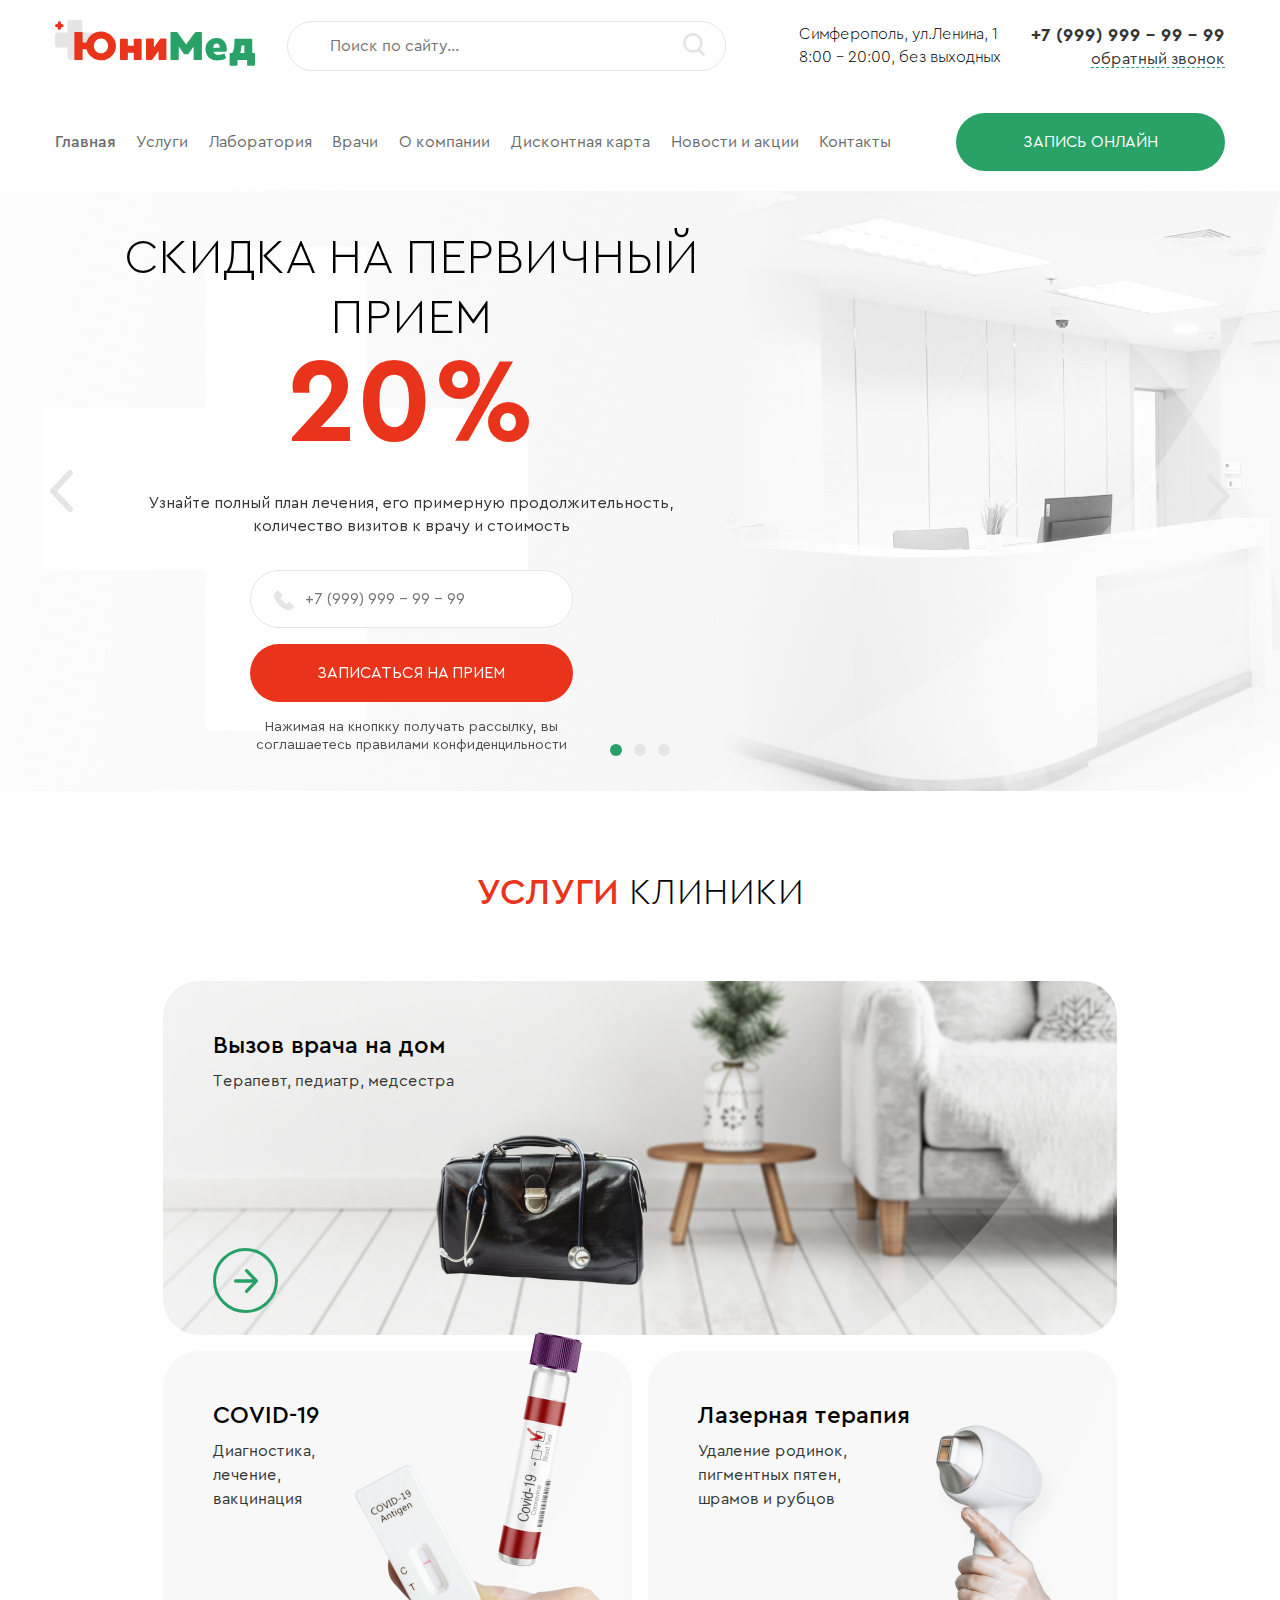
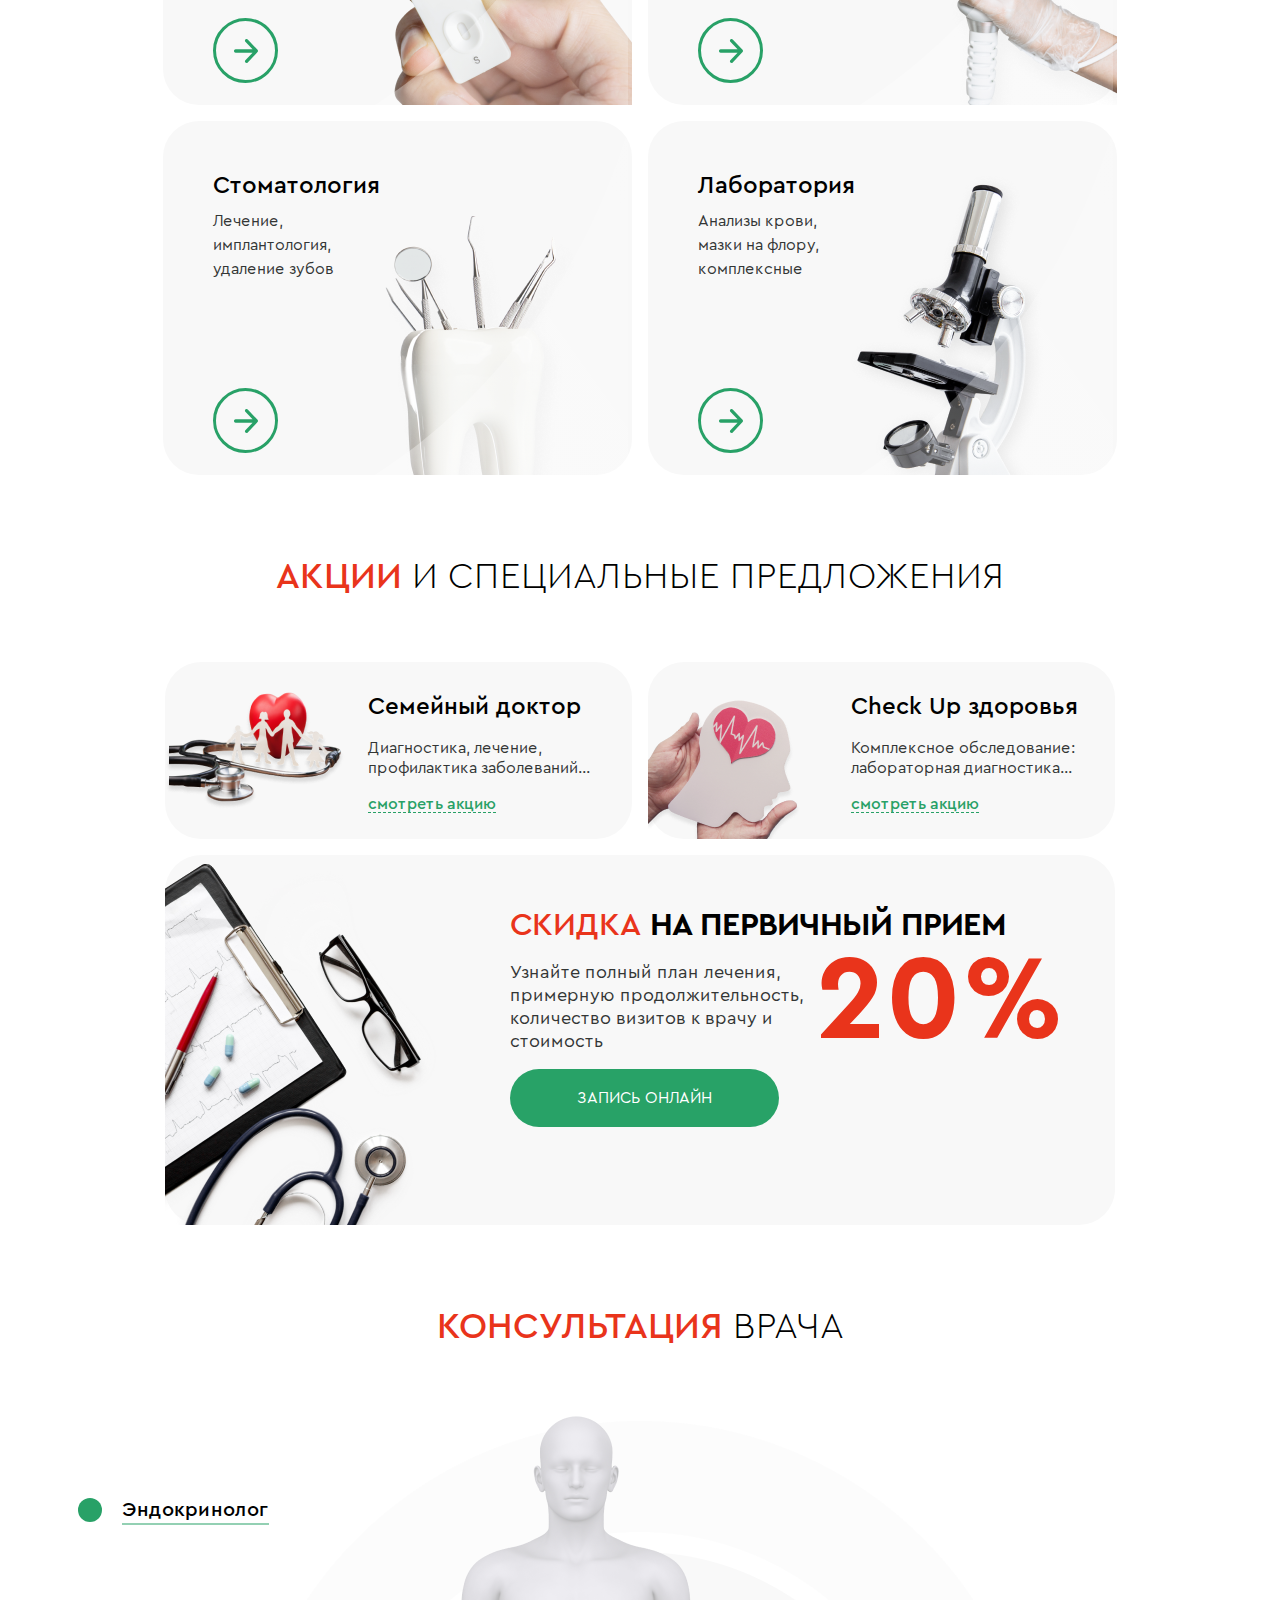
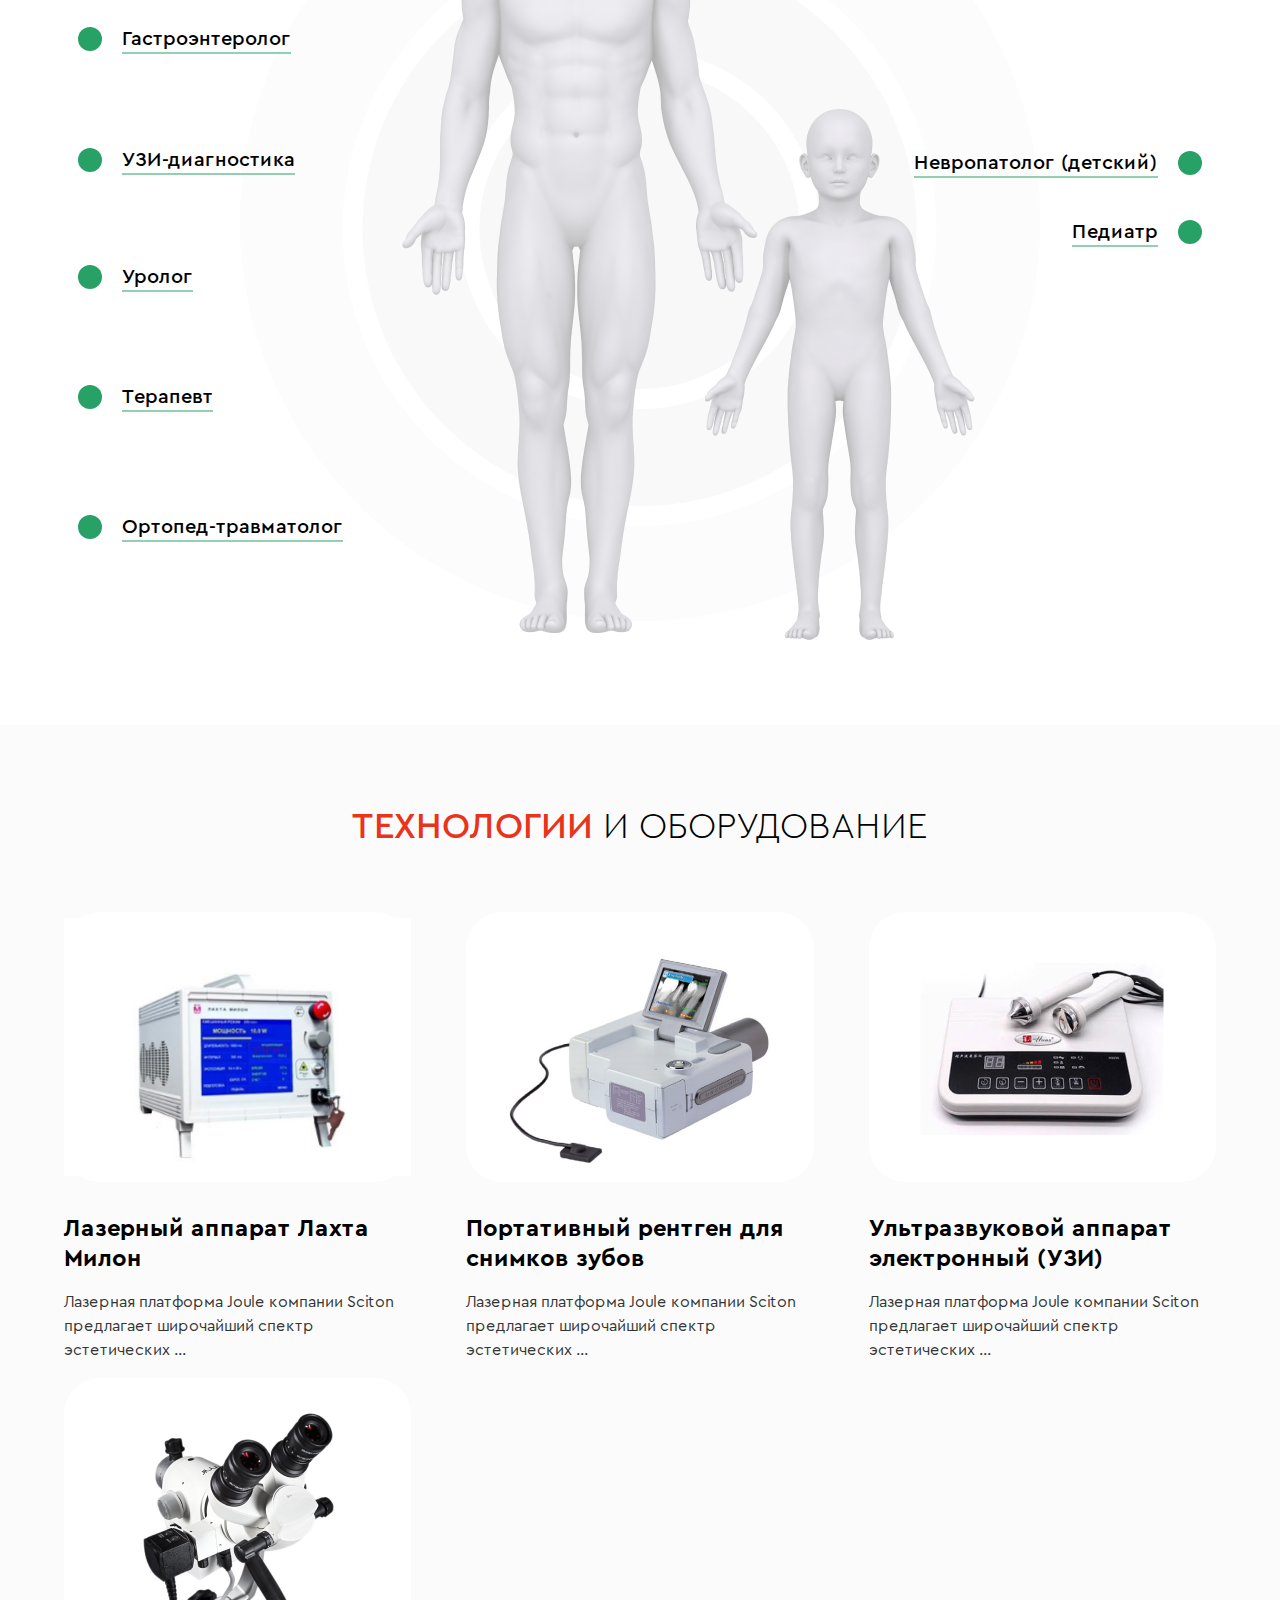
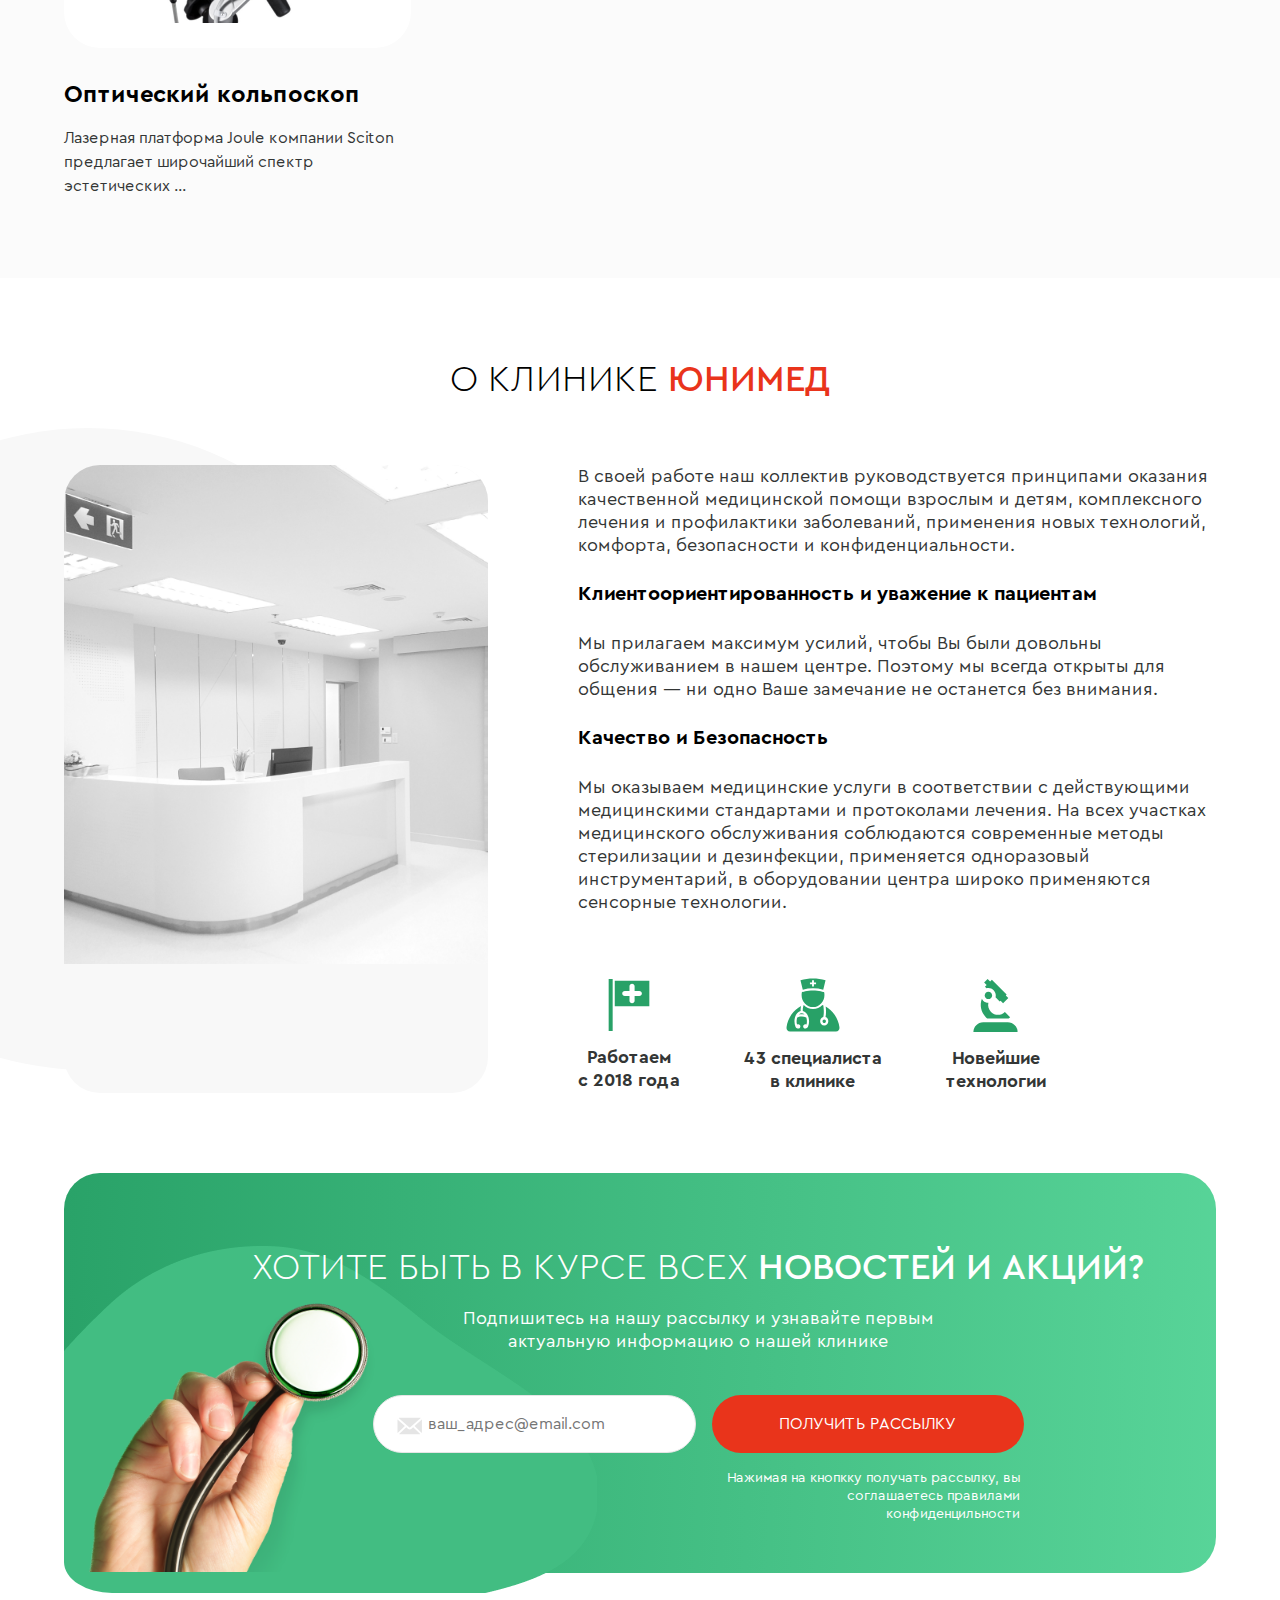
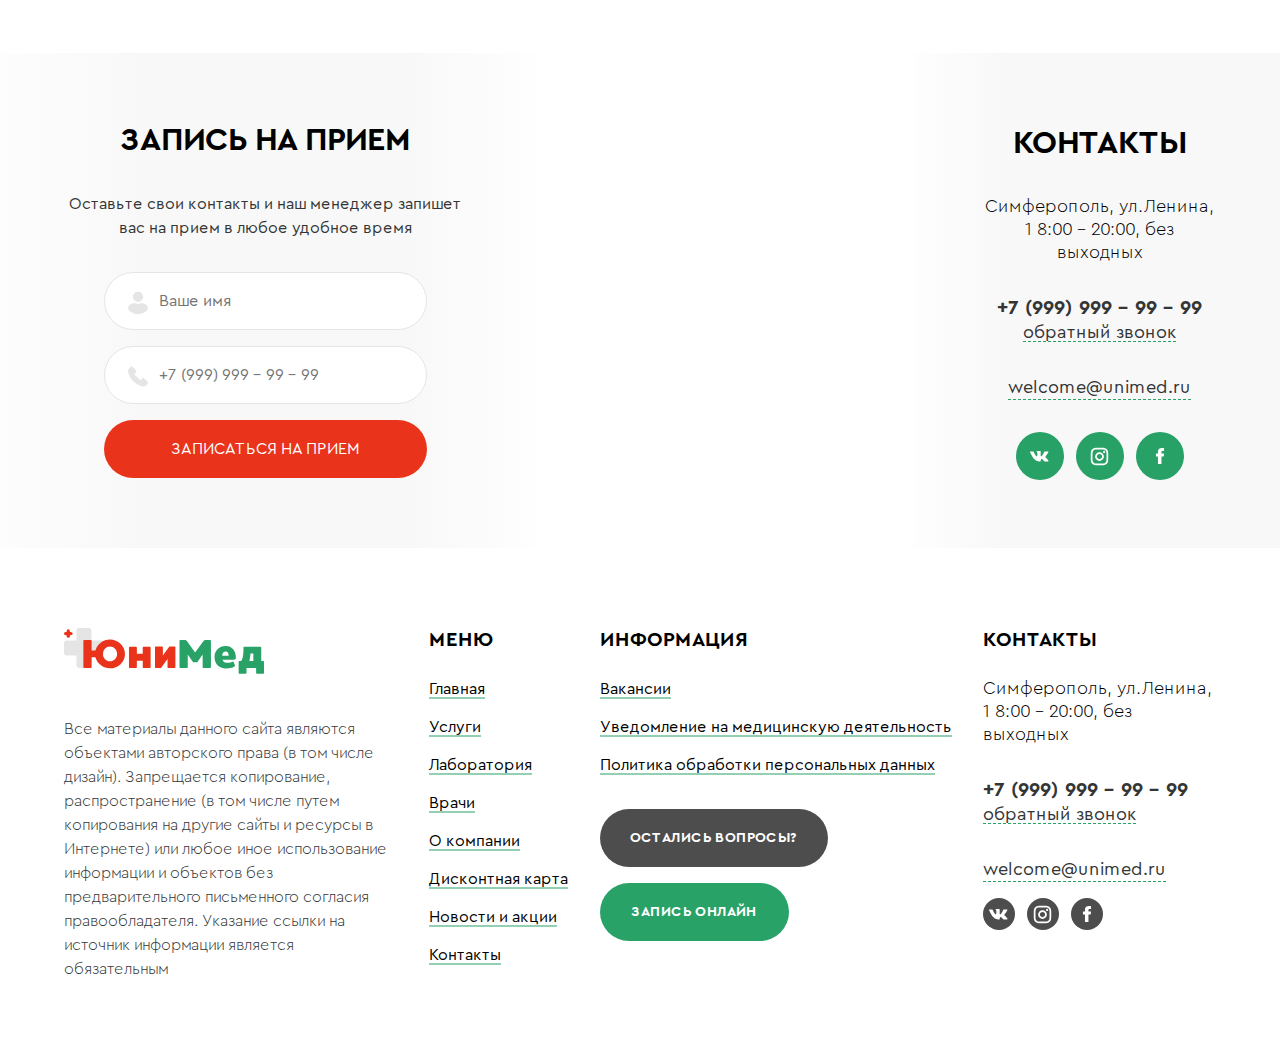
<file: index.html>
<!DOCTYPE html>
<html lang="en">
<head>
    <meta charset="UTF-8">
    <meta http-equiv="X-UA-Compatible" content="IE=edge">
    <meta name="viewport" content="width=device-width, initial-scale=1.0">

    <!-- Styles -->
    <link rel="stylesheet" type="text/css" href="css/reset.css">
    <link rel="stylesheet" type="text/css" href="css/main.css">
    <link rel="stylesheet" type="text/css" href="css/animation.css">
    <link rel="stylesheet" type="text/css" href="assets/slick/slick.css"/>

    <!-- Scripts -->
    <script type="text/javascript" src="assets/jquery-3.6.0.min.js"></script>
    <script type="text/javascript" src="assets/slick/slick.min.js"></script>
    <script src="https://api-maps.yandex.ru/2.1/?apikey=f85c11f6-e031-4e15-af56-96c965180636&lang=ru_RU" type="text/javascript"></script>

    <title>ЮниМед</title>
</head>
<body>
    <header class="header">
        <div class="header__top-bar">
            <div class="burger _lock-animation">
                <div class="burger__line burger__line-one"></div>
                <div class="burger__line burger__line-two"></div>
                <div class="burger__line burger__line-three"></div>
            </div>
            <div class="header__logo">
                <a href="/">
                    <svg width="200" height="46" viewBox="0 0 200 46" fill="none" xmlns="http://www.w3.org/2000/svg">
                        <path d="M12.4676 2.28632C12.4676 1.02362 13.4912 0 14.7539 0H25.1423C26.405 0 27.4287 1.02362 27.4287 2.28632V37.6099C27.4287 38.8726 26.405 39.8962 25.1423 39.8962H14.7539C13.4912 39.8962 12.4676 38.8726 12.4676 37.6099V2.28632Z" fill="#E5E5E5"/>
                        <path d="M2.28632 12.4676C1.02362 12.4676 5.09288e-07 13.4912 4.54094e-07 14.7539L0 25.1423C-5.51943e-08 26.405 1.02362 27.4287 2.28632 27.4287L37.6099 27.4287C38.8726 27.4287 39.8962 26.405 39.8962 25.1423V14.7539C39.8962 13.4912 38.8726 12.4676 37.6099 12.4676L2.28632 12.4676Z" fill="#E5E5E5"/>
                        <rect x="2.67969" y="1.25757" width="3.21513" height="8.57369" rx="1.60757" fill="#E9341B"/>
                        <rect width="3.21513" height="8.57369" rx="1.60757" transform="matrix(-4.37114e-08 1 1 4.37114e-08 0 3.93677)" fill="#E9341B"/>
                        <path d="M46.024 11.4087C39.0621 11.4087 33.0606 16.1299 31.4601 22.4516H27.6191V12.8891C27.6191 12.3289 27.179 11.8888 26.6189 11.8888H20.3772C19.8171 11.8888 19.377 12.3289 19.377 12.8891V38.8959C19.377 39.4561 19.8171 39.8962 20.3772 39.8962H26.6189C27.179 39.8962 27.6191 39.4561 27.6191 38.8959V29.3334H31.4601C33.0606 35.6551 39.0621 40.3363 46.024 40.3363C54.1461 40.3363 60.9879 33.8946 60.9879 25.8925C60.9879 17.8904 54.1461 11.4087 46.024 11.4087ZM46.024 33.2544C42.1029 33.2544 38.9021 29.9736 38.9021 25.8925C38.9021 21.8114 42.1029 18.4906 46.024 18.4906C49.945 18.4906 53.1058 21.8114 53.1058 25.8925C53.1058 29.9736 49.945 33.2544 46.024 33.2544Z" fill="#E9341B"/>
                        <path d="M85.6204 18.6506H79.7388C79.1787 18.6506 78.7385 19.0907 78.7385 19.6509V25.8125H72.857V19.6509C72.857 19.0907 72.4169 18.6506 71.8567 18.6506H65.9752C65.415 18.6506 64.9749 19.0907 64.9749 19.6509V38.8959C64.9749 39.4561 65.415 39.8962 65.9752 39.8962H71.8567C72.4169 39.8962 72.857 39.4561 72.857 38.8959V32.6943H78.7385V38.8959C78.7385 39.4561 79.1787 39.8962 79.7388 39.8962H85.6204C86.1805 39.8962 86.6206 39.4561 86.6206 38.8959V19.6509C86.6206 19.0907 86.1805 18.6506 85.6204 18.6506Z" fill="#E9341B"/>
                        <path d="M110.403 18.6106H106.201C105.521 18.6106 105.201 18.7306 104.641 19.4908C103.721 20.7712 98.8795 27.5329 98.8795 27.5329V19.6109C98.8795 19.0907 98.4394 18.6106 97.8792 18.6106H91.9977C91.4375 18.6106 90.9974 19.0907 90.9974 19.6109V38.8959C90.9974 39.4561 91.4375 39.8962 91.9977 39.8962C91.9977 39.8962 96.3588 39.8962 96.3988 39.8962C96.959 39.8962 97.199 39.8162 97.6391 39.176C98.2793 38.2958 103.521 30.9739 103.521 30.9739V38.8959C103.521 39.4561 103.961 39.8962 104.521 39.8962H110.403C110.963 39.8962 111.403 39.4561 111.403 38.8959V19.6109C111.403 19.0907 110.963 18.6106 110.403 18.6106Z" fill="#E9341B"/>
                        <path d="M145.925 11.8889H141.203C140.523 11.8889 140.203 12.129 139.723 12.7291C139.283 13.3293 131.201 24.4122 131.201 24.4122C131.201 24.4122 123.159 13.3293 122.718 12.7291C122.238 12.129 121.918 11.8889 121.238 11.8889H116.517C115.957 11.8889 115.517 12.369 115.517 12.8892V38.896C115.517 39.4562 115.957 39.8963 116.517 39.8963H122.759C123.319 39.8963 123.759 39.4562 123.759 38.896V26.5328C123.759 26.5328 127.72 32.2543 128.4 33.2145C129.16 34.3748 129.6 34.2548 129.92 34.2548C130.24 34.2548 132.161 34.2548 132.521 34.2548C132.841 34.2548 133.281 34.3748 134.041 33.2145C134.682 32.2543 138.643 26.5328 138.643 26.5328V38.896C138.643 39.4562 139.123 39.8963 139.643 39.8963H145.925C146.445 39.8963 146.925 39.4562 146.925 38.896V12.8892C146.925 12.369 146.445 11.8889 145.925 11.8889Z" fill="#28A267"/>
                        <path d="M169.491 31.6941C171.651 31.6941 171.851 31.014 171.851 29.2135C171.851 23.0519 168.13 18.0906 161.849 18.0906C154.647 18.0906 150.526 23.0519 150.526 29.2135C150.526 35.3751 154.687 40.3764 162.169 40.3764C164.93 40.3764 168.17 39.8963 170.491 38.4559C170.851 38.2159 171.131 37.7757 170.891 37.1356C170.691 36.6554 169.931 34.5749 169.771 34.1748C169.451 33.5746 168.891 33.5746 168.371 33.7747C166.93 34.4149 165.49 34.895 163.049 34.815C161.529 34.775 159.208 34.0948 158.408 31.6941C165.53 31.6941 168.611 31.6941 169.491 31.6941ZM161.849 23.612C163.729 23.612 164.69 25.2524 164.69 27.6931H158.248C158.248 25.2124 159.648 23.612 161.849 23.612Z" fill="#28A267"/>
                        <path d="M199.04 33.0145H197.24V19.651C197.24 19.1308 196.8 18.6507 196.239 18.6507H180.435C179.875 18.6507 179.435 19.1308 179.435 19.651C179.435 19.651 179.795 27.1729 178.195 31.014C177.915 31.6541 177.595 32.3343 177.234 33.0145H175.634C175.074 33.0145 174.634 33.4546 174.634 34.0147V44.7376C174.634 45.2977 175.074 45.7378 175.634 45.7378H181.516C182.076 45.7378 182.516 45.2977 182.516 44.7376V39.8963H192.118V44.7376C192.118 45.2977 192.598 45.7378 193.119 45.7378H199.04C199.56 45.7378 200 45.2977 200 44.7376V34.0147C200 33.4546 199.56 33.0145 199.04 33.0145ZM185.797 31.134C186.037 30.0137 186.317 27.7331 186.517 25.5325H189.358V33.0145H185.197C185.437 32.4143 185.637 31.7742 185.797 31.134Z" fill="#28A267"/>
                    </svg>
                </a>
            </div>
            <div class="header__search">
                <input type="text" class="header__search-input" placeholder="Поиск по сайту...">
                <svg class="header__search-icon" height="24" width="24">
                    <use xlink:href="img/icons.svg#search"></use>
                </svg>
            </div>
            <div class="header__contacts">
                <p class="header__adress">Симферополь, ул.Ленина, 1
                    8:00 - 20:00, без выходных</p>
                <div class="header__callback">
                    <a href="tel:+79999999999" class="header__phone">+7 (999) 999 - 99 - 99</a>
                    <a href="#" class="header__callback-button">обратный звонок</a>
                </div>
            </div>
        </div>
        <div class="header__bottom-bar">
            <div class="header__search search_pos_at_burger">
                <input type="text" class="header__search-input" placeholder="Поиск по сайту...">
                <svg class="header__search-icon" height="24" width="24">
                    <use xlink:href="img/icons.svg#search"></use>
                </svg>
            </div>
            <nav class="header__nav">
                <ul class="header__nav-list">
                    <li class="header__nav-item">
                        <a href="/" class="header__nav-link current_nav_link">Главная</a>
                    </li>
                    <li class="header__nav-item">
                        <a href="#" class="header__nav-link">Услуги</a>
                    </li>
                    <li class="header__nav-item">
                        <a href="#" class="header__nav-link">Лаборатория</a>
                    </li>
                    <li class="header__nav-item">
                        <a href="#" class="header__nav-link">Врачи</a>
                    </li>
                    <li class="header__nav-item">
                        <a href="#" class="header__nav-link">О компании</a>
                    </li>
                    <li class="header__nav-item">
                        <a href="#" class="header__nav-link">Дисконтная карта</a>
                    </li>
                    <li class="header__nav-item">
                        <a href="#" class="header__nav-link">Новости и акции</a>
                    </li>
                    <li class="header__nav-item">
                        <a href="#" class="header__nav-link">Контакты</a>
                    </li>
                </ul>
            </nav>
            <a href="#" class="button header__button button--green">
                <span class="button__body">запись онлайн</span>
            </a>
        </div>
    </header>
    <main class="main-page">
        <div class="offers">
            <div class="slick__arrows">
                <div class="slick__arrow slick__arrow-left">
                    <img src="img/arrow.png" alt="arrow">
                </div>
                <div class="slick__arrow slick__arrow-right">
                    <img src="img/arrow.png" alt="arrow">
                </div>
            </div>
            <div class="offers__slider">
                <div class="offers__slide">
                    <div class="cross">
                        <div class="cross-horizontal"></div>
                        <div class="cross-vertical"></div>
                    </div>
                    <div class="offer__info">
                        <h1 class="offer__heading">Скидка на первичный прием</h1>
                        <span class="offer__discount discount">20%</span>
                        <p class="offer__description">Узнайте полный план лечения, его примерную продолжительность,
                            количество визитов к врачу и стоимость</p>
                        <form class="offer__form">
                            <div class="form-input__inner">
                                <input class="form-input form-input__phone" type="tel" placeholder="+7 (999) 999 - 99 - 99">
                                <svg class="phone-icon form-input__icon" width="20" height="21">
                                    <use xlink:href="img/icons.svg#phone"></use>
                                </svg>
                            </div> 
                            <a href="#" class="button offer__form-button button--red">
                                <span class="button__body">записаться на прием</span>
                            </a>
                            <p class="offer__form-notice">Нажимая на кнопкку получать рассылку, вы 
                                соглашаетесь правилами конфиденцильности</p>
                            </form>
                    </div>
                    <div class="offer__image">
                        
                    </div>
                </div>
                <div class="offers__slide">
                    <div class="cross">
                        <div class="cross-horizontal"></div>
                        <div class="cross-vertical"></div>
                    </div>
                    <div class="offer__info">
                        <h1 class="offer__heading">Скидка на первичный прием</h1>
                        <span class="offer__discount discount">20%</span>
                        <p class="offer__description">Узнайте полный план лечения, его примерную продолжительность,
                            количество визитов к врачу и стоимость</p>
                        <div class="offer__form">
                            <input class="offer__form-phone" type="tel" placeholder="+7 (999) 999 - 99 - 99">
                            <a href="#" class="button offer__form-button button--red">
                                <span class="button__body">записаться на прием</span>
                            </a>
                            <p class="offer__form-notice">Нажимая на кнопкку получать рассылку, вы 
                                соглашаетесь правилами конфиденцильности</p>
                        </div>
                    </div>
                    <div class="offer__image">
                        
                    </div>
                </div>
                <div class="offers__slide">
                    <div class="cross">
                        <div class="cross-horizontal"></div>
                        <div class="cross-vertical"></div>
                    </div>
                    <div class="offer__info">
                        <h1 class="offer__heading">Скидка на первичный прием</h1>
                        <span class="offer__discount discount">20%</span>
                        <p class="offer__description">Узнайте полный план лечения, его примерную продолжительность,
                            количество визитов к врачу и стоимость</p>
                        <div class="offer__form">
                            <input class="offer__form-phone" type="tel" placeholder="+7 (999) 999 - 99 - 99">
                            <a href="#" class="button offer__form-button button--red">
                                <span class="button__body">записаться на прием</span>
                            </a>
                            <p class="offer__form-notice">Нажимая на кнопкку получать рассылку, вы 
                                соглашаетесь правилами конфиденцильности</p>
                        </div>
                    </div>
                    <div class="offer__image">
                        
                    </div>
                </div>
            </div>
        </div>

        <div class="services">
            <div class="container">
                <h2 class="services__heading"> <span class="text_color_red">услуги</span>  клиники</h2>
                <div class="services__list">
                    <div class="service__card service__card--large">
                        <h4 class="service__heading">Вызов врача на дом</h4>
                        <p class="service__description">Терапевт, педиатр, медсестра </p>
                        <img class="service__image-bag" src="img/bag.png" alt="Bag">
                        <a href="#" class="service__button-more">
                            <svg height="24" width="24">
                                <use xlink:href="img/icons.svg#arrow-more"></use>
                            </svg>
                        </a>
                    </div>
                    <div class="service__card">
                        <h4 class="service__heading">COVID-19</h4>
                        <p class="service__description">Диагностика, 
                            лечение,
                            вакцинация</p>
                        <img class="service__image-vaccine" src="img/vaccine.png" alt="vaccine">
                        <img class="service__image-antigen" src="img/antigen.png" alt="antigen">
                        <a href="#" class="service__button-more">
                            <svg height="24" width="24">
                                <use xlink:href="img/icons.svg#arrow-more"></use>
                            </svg>
                        </a>
                    </div>
                    <div class="service__card">
                        <h4 class="service__heading">Лазерная терапия</h4>
                        <p class="service__description">Удаление родинок,
                            пигментных пятен,
                            шрамов и рубцов</p>
                        <img src="img/laser.png" alt="Laser" class="service__image-laser">
                        <a href="#" class="service__button-more">
                            <svg height="24" width="24">
                                <use xlink:href="img/icons.svg#arrow-more"></use>
                            </svg>
                        </a>
                    </div>
                    <div class="service__card">
                        <h4 class="service__heading">Стоматология</h4>
                        <p class="service__description">Лечение,
                            имплантология,
                            удаление зубов</p>
                        <img src="img/tooth.png" alt="Tooth" class="service__image-tooth">
                        <a href="#" class="service__button-more">
                            <svg height="24" width="24">
                                <use xlink:href="img/icons.svg#arrow-more"></use>
                            </svg>
                        </a>
                    </div>
                    <div class="service__card">
                        <h4 class="service__heading">Лаборатория</h4>
                        <p class="service__description">Анализы крови,
                            мазки на флору,
                            комплексные</p>
                        <img src="img/microscope.png" alt="microscope" class="service__image-microscope">
                        <a href="#" class="service__button-more">
                            <svg height="24" width="24">
                                <use xlink:href="img/icons.svg#arrow-more"></use>
                            </svg>
                        </a>
                    </div>
                </div>
            </div>
        </div>

        <div class="stocks">
            <div class="container">
                <h2 class="stocks__heading"><span class="text_color_red">Акции</span>  и специальные предложения</h2>
                <div class="stocks__list">
                    <div class="stock__card">
                        <img src="img/family-doctor.png" alt="Family doctor" class="stock__image-doctor">
                        <div class="stock__card-content">
                            <h4 class="sctock__heading">Семейный доктор</h4>
                            <p class="stock__short-description">Диагностика, лечение, профилактика заболеваний...</p>
                            <a href="#" class="stock__link">смотреть акцию</a>
                        </div>
                    </div>
                    <div class="stock__card stock__card--large">
                        <img src="img/first-visit-discount.png" alt="first-visit-discount" class="stock__image-discount">
                        <div class="stock__card-content">
                            <h3 class="sctock__heading"><span class="text_color_red">Скидка</span>  на первичный прием</h3>
                            <div class="stock__text">
                                <span class="stock__short-description">Узнайте полный план лечения, примерную продолжительность, количество визитов к врачу и стоимость</span>
                                <span class="stock__discount discount">20%</span>
                            </div>
                            <a href="#" class="button stock__card-button button--green">
                                <span class="button__body">запись онлайн </span>
                            </a>
                        </div>
                    </div>
                    <div class="stock__card">
                        <img src="img/checkUp.png" alt="checkUp" class="stock__image-checkup">
                        <div class="stock__card-content">
                            <h4 class="sctock__heading">Check Up здоровья</h4>
                            <p class="stock__short-description">Комплексное обследование: лабораторная диагностика...</p>
                            <a href="#" class="stock__link">смотреть акцию</a>
                        </div>
                    </div>

                </div>
            </div>
        </div>
        
        <div class="consultation">
            <div class="container">
                <h2 class="consultation__heading"><span class="text_color_red">Консультация </span>врача</h2>
                <div class="consultation__content">
                    <ul class="consultation__doctor-list">
                        <li class="consultation__list-item endocrinologist" data-hover="endocrinologist-zone">Эндокринолог</li>
                        <li class="consultation__list-item gastroenterologist" data-hover="gastroenterologist-zone">Гастроэнтеролог</li>
                        <li class="consultation__list-item ultrasound " data-hover="ultrasound-zone">УЗИ-диагностика</li>
                        <li class="consultation__list-item urologist" data-hover="urologist-zone">Уролог</li>
                        <li class="consultation__list-item therapist" data-hover="therapist-zone">Терапевт</li>
                        <li class="consultation__list-item traumatologist" data-hover="traumatologist-zone">Ортопед-травматолог</li>
                        <li class="consultation__list-item neurologist consultation__list-item--reverse" data-hover="">Невропатолог (детский)</li>
                        <li class="consultation__list-item pediatrician consultation__list-item--reverse" data-hover="">Педиатр</li>
                    </ul>
                    <div class="docor-zones">
                        <img src="img/doctor-zones.png" alt="">
                        <img class="doctor-zone-img endocrinologist-zone hidden" src="img/endocrinol.png" alt="">
                        <img class="doctor-zone-img gastroenterologist-zone hidden" src="img/gastroendocrin.png" alt="">
                        <img class="doctor-zone-img ultrasound-zone hidden" src="img/uzilogist.png" alt="">
                        <img class="doctor-zone-img urologist-zone hidden" src="img/urologist.png" alt="">
                        <img class="doctor-zone-img therapist-zone hidden" src="img/terapevt.png" alt="">
                        <img class="doctor-zone-img traumatologist-zone hidden" src="img/travmarologist.png" alt="">
                    </div>
                    
                </div>
            </div>
        </div>

        <div class="technology">
          <div class="container">
              <h2 class="technology__heading"><span class="text_color_red">Технологии</span>  и оборудование</h2>
              <div class="technology__list">
                <div class="technology__card">
                  <div class="technology__card-image">
                    <img src="img/laserLM.png" alt="">
                  </div>
                  <div class="technology__card-description">
                    <h4 class="technology__card-title">Лазерный аппарат 
                        Лахта Милон</h4>
                    <p class="technology__card-text">Лазерная платформа Joule компании Sciton предлагает широчайший спектр эстетических ...</p>
                  </div>
                </div>
                <div class="technology__card">
                  <div class="technology__card-image">
                    <img src="img/toothcamera.png" alt="">
                  </div>
                  <div class="technology__card-description">
                    <h4 class="technology__card-title">Портативный рентген 
                        для снимков зубов</h4>
                    <p class="technology__card-text">Лазерная платформа Joule компании Sciton предлагает широчайший спектр эстетических ...</p>
                  </div>
                </div>
                <div class="technology__card">
                  <div class="technology__card-image">
                    <img src="img/uzi.png" alt="">
                  </div>
                  <div class="technology__card-description">
                    <h4 class="technology__card-title">Ультразвуковой аппарат 
                        электронный (УЗИ)</h4>
                    <p class="technology__card-text">Лазерная платформа Joule компании Sciton предлагает широчайший спектр эстетических ...</p>
                  </div>
                </div>
               <div class="technology__card">
                  <div class="technology__card-image">
                    <img src="img/kolposcope.png" alt="">
                  </div>
                  <div class="technology__card-description">
                    <h4 class="technology__card-title">Оптический 
                        кольпоскоп</h4>
                    <p class="technology__card-text">Лазерная платформа Joule компании Sciton предлагает широчайший спектр эстетических ...</p>
                  </div>
                </div>
              </div>
          </div>
        </div>

        <div class="about">
            <div class="container">
                <h2 class="about__heading">О клинике <span class="text_color_red">ЮНИМЕД</span></h2>
                <div class="about__content">
                    <div class="about__image">
                        <img src="img/about-image.png" alt="">
                    </div>
                    <div class="about__description">
                        <p class="about__text">В своей работе наш коллектив руководствуется принципами оказания качественной медицинской помощи взрослым и детям, 
                            комплексного лечения и профилактики заболеваний, 
                            применения новых технологий, комфорта, безопасности и конфиденциальности.</p>
                        <p class="about__text text--bold">Клиентоориентированность и уважение к пациентам</p>
                        <p class="about__text">Мы прилагаем максимум усилий, чтобы Вы были довольны обслуживанием в нашем центре. 
                            Поэтому мы всегда открыты для общения — ни одно Ваше замечание не останется без внимания.</p>
                        <p class="about__text text--bold">Качество и Безопасность</p>
                        <p class="about__text">Мы оказываем медицинские услуги в соответствии с действующими медицинскими стандартами и протоколами лечения. 
                            На всех участках медицинского обслуживания соблюдаются современные методы стерилизации и дезинфекции, 
                            применяется одноразовый инструментарий, в оборудовании центра широко применяются сенсорные технологии.</p>
                        <div class="about__icons-list">
                            <div class="about__icon-card">
                                <svg class="about__flag-icon" height="52" width="52">
                                    <use xlink:href="img/icons.svg#flag"></use>
                                </svg>
                                <p class="about__icon-text">Работаем
                                    с 2018 года</p>
                            </div>
                            <div class="about__icon-card">
                                <svg class="about__doctor-icon" height="54" width="54">
                                    <use xlink:href="img/icons.svg#doctor"></use>
                                </svg>
                                <p class="about__icon-text">43 специалиста
                                    в клинике</p>
                            </div>
                            <div class="about__icon-card">
                                <svg class="about__microscope-icon" height="53" width="53">
                                    <use xlink:href="img/icons.svg#microscope"></use>
                                </svg>
                                <p class="about__icon-text">Новейшие
                                    технологии</p>
                            </div>
                        </div>                   
                    </div>
                </div>
                <div class="about__cta cta">
                    <div class="about__cta-image cta-image">
                        <img src="img/scope.png" alt="">
                    </div>
                    <div class="about__cta-content cta-content">
                        <h2 class="about__cta-heading cta-heading">хотите быть в курсе всех <span class="text--medium">новостей и акций?</span></h2>
                        <p class="about__cta-text cta-text">Подпишитесь на нашу рассылку и узнавайте первым
                            актуальную информацию о нашей клинике</p>
                        <form action="" class="about__cta-form form">
                            <div class="form-input__inner">
                                <input type="email" class="form-input form-input__email" placeholder="ваш_адрес@email.com">
                                <svg class="mail-icon form-input__icon" width="25" height="18">
                                    <use xlink:href="img/icons.svg#mail"></use>
                                </svg>
                            </div>
                            <button type="submit"  class="button form__button button--red">
                                <span class="button__body">получить рассылку</span>
                            </button>
                            <p class="form__accept-text">Нажимая на кнопкку получать рассылку, вы 
                                соглашаетесь правилами конфиденцильности</p>
                        </form>
                    </div>
                </div>
            </div>
            <div class="about__elipse"></div>
        </div>

        <div class="contacts">
            <div class="map" id="map">

            </div>
            <div class="container">
                <div class="contacts__appointment">
                    <h3 class="contacts__appintment-heading">запись на прием</h3>
                    <p class="contacts__appointment-text">Оставьте свои контакты и наш менеджер
                        запишет вас на прием в любое удобное время</p>
                    <form action="" class="contacts__apointment-form form">
                        <div class="form-input__inner">
                            <input type="text" class="form-input form-input__name" placeholder="Ваше имя">
                            <svg class="person-icon form-input__icon" width="20" height="24">
                                <use xlink:href="img/icons.svg#person"></use>
                            </svg>
                        </div>
                        <div class="form-input__inner">
                            <input class="form-input form-input__phone" type="tel" placeholder="+7 (999) 999 - 99 - 99">
                            <svg class="phone-icon form-input__icon" width="20" height="21">
                                <use xlink:href="img/icons.svg#phone"></use>
                            </svg>
                        </div>     
                        <button type="submit" class="button form__button button--red">
                            <span class="button__body">записаться на прием</span>
                        </button>
                    </form>
                </div>
                <div class="contacts__info">
                    <h3 class="contacts__info-heading">контакты</h3>
                    <p class="contacts__info-adress">Симферополь, ул.Ленина, 1
                        8:00 - 20:00, без выходных</p>
                    <div class="contacts__callback">
                        <a href="tel:+79999999999" class="contacts__phone">+7 (999) 999 - 99 - 99</a>
                        <a href="#" class="contacts__callback-button">обратный звонок</a>
                    </div>
                    <a href="mailto:welcome@unimed.ru" class="contacts__info-email">welcome@unimed.ru</a>
                    <div class="contacts__info-icons">
                        <a href="" class="contacts__info-icon">
                            <svg class="vk-icon" height="12" width="19">
                                <use xlink:href="img/icons.svg#vk"></use>
                            </svg>
                        </a>
                        <a href="" class="contacts__info-icon">
                            <svg class="inst-icon" height="21" width="21">
                                <use xlink:href="img/icons.svg#inst"></use>
                            </svg>
                        </a>
                        <a href="" class="contacts__info-icon">
                            <svg class="fb-icon" height="16" width="16">
                                <use xlink:href="img/icons.svg#fb"></use>
                            </svg>
                        </a>
                    </div>
                </div>
            </div>
        </div>

    </main>
	<script src="js/functions.js"></script>
    <script src="js/slider.js"></script>
    <footer class="footer">
        <div class="container">
            <div class="footer-col footer__about">
                <div class="footer__logo">
                    <a href="/">
                        <svg width="200" height="46" viewBox="0 0 200 46" fill="none" xmlns="http://www.w3.org/2000/svg">
                            <path d="M12.4676 2.28632C12.4676 1.02362 13.4912 0 14.7539 0H25.1423C26.405 0 27.4287 1.02362 27.4287 2.28632V37.6099C27.4287 38.8726 26.405 39.8962 25.1423 39.8962H14.7539C13.4912 39.8962 12.4676 38.8726 12.4676 37.6099V2.28632Z" fill="#E5E5E5"/>
                            <path d="M2.28632 12.4676C1.02362 12.4676 5.09288e-07 13.4912 4.54094e-07 14.7539L0 25.1423C-5.51943e-08 26.405 1.02362 27.4287 2.28632 27.4287L37.6099 27.4287C38.8726 27.4287 39.8962 26.405 39.8962 25.1423V14.7539C39.8962 13.4912 38.8726 12.4676 37.6099 12.4676L2.28632 12.4676Z" fill="#E5E5E5"/>
                            <rect x="2.67969" y="1.25757" width="3.21513" height="8.57369" rx="1.60757" fill="#E9341B"/>
                            <rect width="3.21513" height="8.57369" rx="1.60757" transform="matrix(-4.37114e-08 1 1 4.37114e-08 0 3.93677)" fill="#E9341B"/>
                            <path d="M46.024 11.4087C39.0621 11.4087 33.0606 16.1299 31.4601 22.4516H27.6191V12.8891C27.6191 12.3289 27.179 11.8888 26.6189 11.8888H20.3772C19.8171 11.8888 19.377 12.3289 19.377 12.8891V38.8959C19.377 39.4561 19.8171 39.8962 20.3772 39.8962H26.6189C27.179 39.8962 27.6191 39.4561 27.6191 38.8959V29.3334H31.4601C33.0606 35.6551 39.0621 40.3363 46.024 40.3363C54.1461 40.3363 60.9879 33.8946 60.9879 25.8925C60.9879 17.8904 54.1461 11.4087 46.024 11.4087ZM46.024 33.2544C42.1029 33.2544 38.9021 29.9736 38.9021 25.8925C38.9021 21.8114 42.1029 18.4906 46.024 18.4906C49.945 18.4906 53.1058 21.8114 53.1058 25.8925C53.1058 29.9736 49.945 33.2544 46.024 33.2544Z" fill="#E9341B"/>
                            <path d="M85.6204 18.6506H79.7388C79.1787 18.6506 78.7385 19.0907 78.7385 19.6509V25.8125H72.857V19.6509C72.857 19.0907 72.4169 18.6506 71.8567 18.6506H65.9752C65.415 18.6506 64.9749 19.0907 64.9749 19.6509V38.8959C64.9749 39.4561 65.415 39.8962 65.9752 39.8962H71.8567C72.4169 39.8962 72.857 39.4561 72.857 38.8959V32.6943H78.7385V38.8959C78.7385 39.4561 79.1787 39.8962 79.7388 39.8962H85.6204C86.1805 39.8962 86.6206 39.4561 86.6206 38.8959V19.6509C86.6206 19.0907 86.1805 18.6506 85.6204 18.6506Z" fill="#E9341B"/>
                            <path d="M110.403 18.6106H106.201C105.521 18.6106 105.201 18.7306 104.641 19.4908C103.721 20.7712 98.8795 27.5329 98.8795 27.5329V19.6109C98.8795 19.0907 98.4394 18.6106 97.8792 18.6106H91.9977C91.4375 18.6106 90.9974 19.0907 90.9974 19.6109V38.8959C90.9974 39.4561 91.4375 39.8962 91.9977 39.8962C91.9977 39.8962 96.3588 39.8962 96.3988 39.8962C96.959 39.8962 97.199 39.8162 97.6391 39.176C98.2793 38.2958 103.521 30.9739 103.521 30.9739V38.8959C103.521 39.4561 103.961 39.8962 104.521 39.8962H110.403C110.963 39.8962 111.403 39.4561 111.403 38.8959V19.6109C111.403 19.0907 110.963 18.6106 110.403 18.6106Z" fill="#E9341B"/>
                            <path d="M145.925 11.8889H141.203C140.523 11.8889 140.203 12.129 139.723 12.7291C139.283 13.3293 131.201 24.4122 131.201 24.4122C131.201 24.4122 123.159 13.3293 122.718 12.7291C122.238 12.129 121.918 11.8889 121.238 11.8889H116.517C115.957 11.8889 115.517 12.369 115.517 12.8892V38.896C115.517 39.4562 115.957 39.8963 116.517 39.8963H122.759C123.319 39.8963 123.759 39.4562 123.759 38.896V26.5328C123.759 26.5328 127.72 32.2543 128.4 33.2145C129.16 34.3748 129.6 34.2548 129.92 34.2548C130.24 34.2548 132.161 34.2548 132.521 34.2548C132.841 34.2548 133.281 34.3748 134.041 33.2145C134.682 32.2543 138.643 26.5328 138.643 26.5328V38.896C138.643 39.4562 139.123 39.8963 139.643 39.8963H145.925C146.445 39.8963 146.925 39.4562 146.925 38.896V12.8892C146.925 12.369 146.445 11.8889 145.925 11.8889Z" fill="#28A267"/>
                            <path d="M169.491 31.6941C171.651 31.6941 171.851 31.014 171.851 29.2135C171.851 23.0519 168.13 18.0906 161.849 18.0906C154.647 18.0906 150.526 23.0519 150.526 29.2135C150.526 35.3751 154.687 40.3764 162.169 40.3764C164.93 40.3764 168.17 39.8963 170.491 38.4559C170.851 38.2159 171.131 37.7757 170.891 37.1356C170.691 36.6554 169.931 34.5749 169.771 34.1748C169.451 33.5746 168.891 33.5746 168.371 33.7747C166.93 34.4149 165.49 34.895 163.049 34.815C161.529 34.775 159.208 34.0948 158.408 31.6941C165.53 31.6941 168.611 31.6941 169.491 31.6941ZM161.849 23.612C163.729 23.612 164.69 25.2524 164.69 27.6931H158.248C158.248 25.2124 159.648 23.612 161.849 23.612Z" fill="#28A267"/>
                            <path d="M199.04 33.0145H197.24V19.651C197.24 19.1308 196.8 18.6507 196.239 18.6507H180.435C179.875 18.6507 179.435 19.1308 179.435 19.651C179.435 19.651 179.795 27.1729 178.195 31.014C177.915 31.6541 177.595 32.3343 177.234 33.0145H175.634C175.074 33.0145 174.634 33.4546 174.634 34.0147V44.7376C174.634 45.2977 175.074 45.7378 175.634 45.7378H181.516C182.076 45.7378 182.516 45.2977 182.516 44.7376V39.8963H192.118V44.7376C192.118 45.2977 192.598 45.7378 193.119 45.7378H199.04C199.56 45.7378 200 45.2977 200 44.7376V34.0147C200 33.4546 199.56 33.0145 199.04 33.0145ZM185.797 31.134C186.037 30.0137 186.317 27.7331 186.517 25.5325H189.358V33.0145H185.197C185.437 32.4143 185.637 31.7742 185.797 31.134Z" fill="#28A267"/>
                        </svg>
                    </a>
                </div>
                <p class="footer__text">Все материалы данного сайта являются объектами авторского права (в том числе дизайн). 
                    Запрещается копирование, распространение (в том числе путем копирования на другие сайты и ресурсы в Интернете) 
                    или любое иное использование информации и объектов без предварительного письменного согласия правообладателя. 
                    Указание ссылки на источник информации является обязательным</p>
            </div>
            <div class="footer-col footer__menu">
                <h5 class="footer__heading">меню</h5>
                <ul class="footer__link-list">
                    <li>
                        <a href="/" class="footer__link">Главная</a>
                    </li>
                    <li>
                        <a href="#" class="footer__link">Услуги</a>
                    </li>
                    <li>
                        <a href="#" class="footer__link">Лаборатория</a>
                    </li>
                    <li>
                        <a href="#" class="footer__link">Врачи</a>
                    </li>
                    <li>
                        <a href="#" class="footer__link">О компании</a>
                    </li>
                    <li>
                        <a href="#" class="footer__link">Дисконтная карта</a>
                    </li>
                    <li>
                        <a href="#" class="footer__link">Новости и акции</a>
                    </li>
                    <li>
                        <a href="#" class="footer__link">Контакты</a>
                    </li>
                </ul>
            </div>
            <div class="footer-col footer__info">
                <h5 class="footer__heading">информация</h5>
                <ul class="footer__link-list">
                    <li>
                        <a href="#" class="footer__link">Вакансии</a>
                    </li>
                    <li>
                        <a href="#" class="footer__link">Уведомление на медицинскую деятельность</a>
                    </li>
                    <li>
                        <a href="#" class="footer__link">Политика обработки персональных данных</a>
                    </li>
                </ul>
                <a href="#" class="button footer__button-q button--gray">
                    <span class="button__body">остались вопросы?</span>
                </a>
                <a href="#" class="button footer__button-a button--green">
                    <span class="button__body">запись онлайн</span>
                </a>
            </div>
            <div class="footer-col footer__contacts">
                <h5 class="footer__heading">контакты</h5>
                <p class="footer__adress">Симферополь, ул.Ленина, 1
                    8:00 - 20:00, без выходных</p>
                <div class="footer__callback">
                    <a href="tel:+79999999999" class="footer__phone">+7 (999) 999 - 99 - 99</a>
                    <a href="#" class="footer__callback-button">обратный звонок</a>
                </div>
                <a href="mailto:welcome@unimed.ru" class="footer__email">welcome@unimed.ru</a>
                <div class="footer__icons">
                    <a href="" class="footer__icon">
                        <svg class="vk-icon" height="12" width="19">
                            <use xlink:href="img/icons.svg#vk"></use>
                        </svg>
                    </a>
                    <a href="" class="footer__icon">
                        <svg class="inst-icon" height="21" width="21">
                            <use xlink:href="img/icons.svg#inst"></use>
                        </svg>
                    </a>                        
                    <a href="" class="footer__icon">
                        <svg class="fb-icon" height="16" width="16">
                            <use xlink:href="img/icons.svg#fb"></use>
                        </svg>
                    </a>
                </div>
            </div>
        </div>
    </footer>
</body>
</html>
</file>
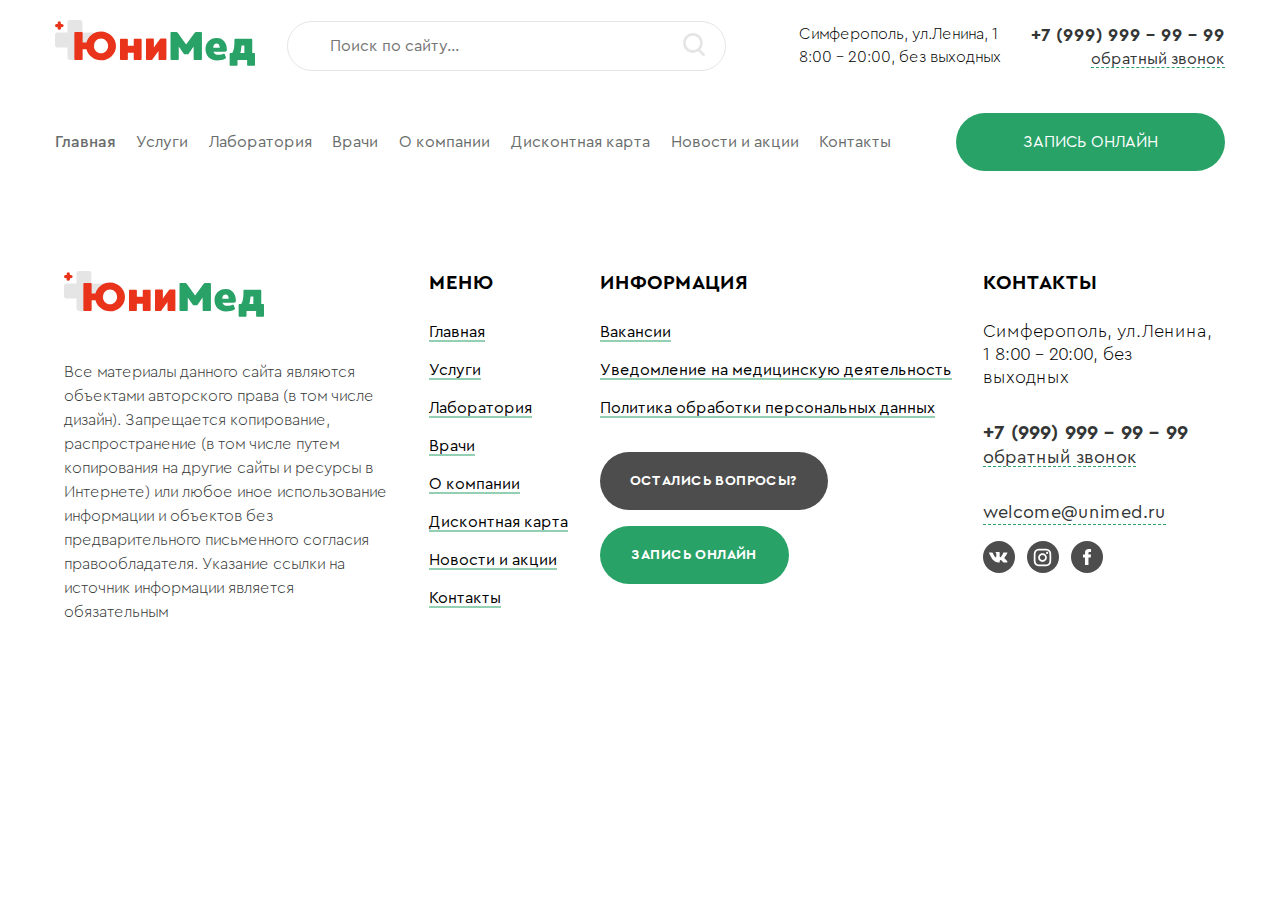
<file: --about.html>
<!DOCTYPE html>
<html lang="en">
<head>
    <meta charset="UTF-8">
    <meta http-equiv="X-UA-Compatible" content="IE=edge">
    <meta name="viewport" content="width=device-width, initial-scale=1.0">

    <!-- Styles -->
    <link rel="stylesheet" type="text/css" href="css/reset.css">
    <link rel="stylesheet" type="text/css" href="css/main.css">
    <link rel="stylesheet" type="text/css" href="css/animation.css">
    <link rel="stylesheet" type="text/css" href="assets/slick/slick.css"/>

    <!-- Scripts -->
    <script type="text/javascript" src="assets/jquery-3.6.0.min.js"></script>
    <script type="text/javascript" src="assets/slick/slick.min.js"></script>
    <script src="https://api-maps.yandex.ru/2.1/?apikey=f85c11f6-e031-4e15-af56-96c965180636&lang=ru_RU" type="text/javascript"></script>

    <title>ЮниМед</title>
</head>
<body>
    <header class="header">
        <div class="header__top-bar">
            <div class="burger _lock-animation">
                <div class="burger__line burger__line-one"></div>
                <div class="burger__line burger__line-two"></div>
                <div class="burger__line burger__line-three"></div>
            </div>
            <div class="header__logo">
                <a href="/">
                    <svg width="200" height="46" viewBox="0 0 200 46" fill="none" xmlns="http://www.w3.org/2000/svg">
                        <path d="M12.4676 2.28632C12.4676 1.02362 13.4912 0 14.7539 0H25.1423C26.405 0 27.4287 1.02362 27.4287 2.28632V37.6099C27.4287 38.8726 26.405 39.8962 25.1423 39.8962H14.7539C13.4912 39.8962 12.4676 38.8726 12.4676 37.6099V2.28632Z" fill="#E5E5E5"/>
                        <path d="M2.28632 12.4676C1.02362 12.4676 5.09288e-07 13.4912 4.54094e-07 14.7539L0 25.1423C-5.51943e-08 26.405 1.02362 27.4287 2.28632 27.4287L37.6099 27.4287C38.8726 27.4287 39.8962 26.405 39.8962 25.1423V14.7539C39.8962 13.4912 38.8726 12.4676 37.6099 12.4676L2.28632 12.4676Z" fill="#E5E5E5"/>
                        <rect x="2.67969" y="1.25757" width="3.21513" height="8.57369" rx="1.60757" fill="#E9341B"/>
                        <rect width="3.21513" height="8.57369" rx="1.60757" transform="matrix(-4.37114e-08 1 1 4.37114e-08 0 3.93677)" fill="#E9341B"/>
                        <path d="M46.024 11.4087C39.0621 11.4087 33.0606 16.1299 31.4601 22.4516H27.6191V12.8891C27.6191 12.3289 27.179 11.8888 26.6189 11.8888H20.3772C19.8171 11.8888 19.377 12.3289 19.377 12.8891V38.8959C19.377 39.4561 19.8171 39.8962 20.3772 39.8962H26.6189C27.179 39.8962 27.6191 39.4561 27.6191 38.8959V29.3334H31.4601C33.0606 35.6551 39.0621 40.3363 46.024 40.3363C54.1461 40.3363 60.9879 33.8946 60.9879 25.8925C60.9879 17.8904 54.1461 11.4087 46.024 11.4087ZM46.024 33.2544C42.1029 33.2544 38.9021 29.9736 38.9021 25.8925C38.9021 21.8114 42.1029 18.4906 46.024 18.4906C49.945 18.4906 53.1058 21.8114 53.1058 25.8925C53.1058 29.9736 49.945 33.2544 46.024 33.2544Z" fill="#E9341B"/>
                        <path d="M85.6204 18.6506H79.7388C79.1787 18.6506 78.7385 19.0907 78.7385 19.6509V25.8125H72.857V19.6509C72.857 19.0907 72.4169 18.6506 71.8567 18.6506H65.9752C65.415 18.6506 64.9749 19.0907 64.9749 19.6509V38.8959C64.9749 39.4561 65.415 39.8962 65.9752 39.8962H71.8567C72.4169 39.8962 72.857 39.4561 72.857 38.8959V32.6943H78.7385V38.8959C78.7385 39.4561 79.1787 39.8962 79.7388 39.8962H85.6204C86.1805 39.8962 86.6206 39.4561 86.6206 38.8959V19.6509C86.6206 19.0907 86.1805 18.6506 85.6204 18.6506Z" fill="#E9341B"/>
                        <path d="M110.403 18.6106H106.201C105.521 18.6106 105.201 18.7306 104.641 19.4908C103.721 20.7712 98.8795 27.5329 98.8795 27.5329V19.6109C98.8795 19.0907 98.4394 18.6106 97.8792 18.6106H91.9977C91.4375 18.6106 90.9974 19.0907 90.9974 19.6109V38.8959C90.9974 39.4561 91.4375 39.8962 91.9977 39.8962C91.9977 39.8962 96.3588 39.8962 96.3988 39.8962C96.959 39.8962 97.199 39.8162 97.6391 39.176C98.2793 38.2958 103.521 30.9739 103.521 30.9739V38.8959C103.521 39.4561 103.961 39.8962 104.521 39.8962H110.403C110.963 39.8962 111.403 39.4561 111.403 38.8959V19.6109C111.403 19.0907 110.963 18.6106 110.403 18.6106Z" fill="#E9341B"/>
                        <path d="M145.925 11.8889H141.203C140.523 11.8889 140.203 12.129 139.723 12.7291C139.283 13.3293 131.201 24.4122 131.201 24.4122C131.201 24.4122 123.159 13.3293 122.718 12.7291C122.238 12.129 121.918 11.8889 121.238 11.8889H116.517C115.957 11.8889 115.517 12.369 115.517 12.8892V38.896C115.517 39.4562 115.957 39.8963 116.517 39.8963H122.759C123.319 39.8963 123.759 39.4562 123.759 38.896V26.5328C123.759 26.5328 127.72 32.2543 128.4 33.2145C129.16 34.3748 129.6 34.2548 129.92 34.2548C130.24 34.2548 132.161 34.2548 132.521 34.2548C132.841 34.2548 133.281 34.3748 134.041 33.2145C134.682 32.2543 138.643 26.5328 138.643 26.5328V38.896C138.643 39.4562 139.123 39.8963 139.643 39.8963H145.925C146.445 39.8963 146.925 39.4562 146.925 38.896V12.8892C146.925 12.369 146.445 11.8889 145.925 11.8889Z" fill="#28A267"/>
                        <path d="M169.491 31.6941C171.651 31.6941 171.851 31.014 171.851 29.2135C171.851 23.0519 168.13 18.0906 161.849 18.0906C154.647 18.0906 150.526 23.0519 150.526 29.2135C150.526 35.3751 154.687 40.3764 162.169 40.3764C164.93 40.3764 168.17 39.8963 170.491 38.4559C170.851 38.2159 171.131 37.7757 170.891 37.1356C170.691 36.6554 169.931 34.5749 169.771 34.1748C169.451 33.5746 168.891 33.5746 168.371 33.7747C166.93 34.4149 165.49 34.895 163.049 34.815C161.529 34.775 159.208 34.0948 158.408 31.6941C165.53 31.6941 168.611 31.6941 169.491 31.6941ZM161.849 23.612C163.729 23.612 164.69 25.2524 164.69 27.6931H158.248C158.248 25.2124 159.648 23.612 161.849 23.612Z" fill="#28A267"/>
                        <path d="M199.04 33.0145H197.24V19.651C197.24 19.1308 196.8 18.6507 196.239 18.6507H180.435C179.875 18.6507 179.435 19.1308 179.435 19.651C179.435 19.651 179.795 27.1729 178.195 31.014C177.915 31.6541 177.595 32.3343 177.234 33.0145H175.634C175.074 33.0145 174.634 33.4546 174.634 34.0147V44.7376C174.634 45.2977 175.074 45.7378 175.634 45.7378H181.516C182.076 45.7378 182.516 45.2977 182.516 44.7376V39.8963H192.118V44.7376C192.118 45.2977 192.598 45.7378 193.119 45.7378H199.04C199.56 45.7378 200 45.2977 200 44.7376V34.0147C200 33.4546 199.56 33.0145 199.04 33.0145ZM185.797 31.134C186.037 30.0137 186.317 27.7331 186.517 25.5325H189.358V33.0145H185.197C185.437 32.4143 185.637 31.7742 185.797 31.134Z" fill="#28A267"/>
                    </svg>
                </a>
            </div>
            <div class="header__search">
                <input type="text" class="header__search-input" placeholder="Поиск по сайту...">
                <svg class="header__search-icon" height="24" width="24">
                    <use xlink:href="img/icons.svg#search"></use>
                </svg>
            </div>
            <div class="header__contacts">
                <p class="header__adress">Симферополь, ул.Ленина, 1
                    8:00 - 20:00, без выходных</p>
                <div class="header__callback">
                    <a href="tel:+79999999999" class="header__phone">+7 (999) 999 - 99 - 99</a>
                    <a href="#" class="header__callback-button">обратный звонок</a>
                </div>
            </div>
        </div>
        <div class="header__bottom-bar">
            <div class="header__search search_pos_at_burger">
                <input type="text" class="header__search-input" placeholder="Поиск по сайту...">
                <svg class="header__search-icon" height="24" width="24">
                    <use xlink:href="img/icons.svg#search"></use>
                </svg>
            </div>
            <nav class="header__nav">
                <ul class="header__nav-list">
                    <li class="header__nav-item">
                        <a href="/" class="header__nav-link current_nav_link">Главная</a>
                    </li>
                    <li class="header__nav-item">
                        <a href="#" class="header__nav-link">Услуги</a>
                    </li>
                    <li class="header__nav-item">
                        <a href="#" class="header__nav-link">Лаборатория</a>
                    </li>
                    <li class="header__nav-item">
                        <a href="#" class="header__nav-link">Врачи</a>
                    </li>
                    <li class="header__nav-item">
                        <a href="#" class="header__nav-link">О компании</a>
                    </li>
                    <li class="header__nav-item">
                        <a href="#" class="header__nav-link">Дисконтная карта</a>
                    </li>
                    <li class="header__nav-item">
                        <a href="#" class="header__nav-link">Новости и акции</a>
                    </li>
                    <li class="header__nav-item">
                        <a href="#" class="header__nav-link">Контакты</a>
                    </li>
                </ul>
            </nav>
            <a href="#" class="button header__button button--green">
                <span class="button__body">запись онлайн</span>
            </a>
        </div>
    </header>

    
<script src="js/functions.js"></script>
<script src="js/slider.js"></script>
<footer class="footer">
    <div class="container">
        <div class="footer-col footer__about">
            <div class="footer__logo">
                <a href="/">
                    <svg width="200" height="46" viewBox="0 0 200 46" fill="none" xmlns="http://www.w3.org/2000/svg">
                        <path d="M12.4676 2.28632C12.4676 1.02362 13.4912 0 14.7539 0H25.1423C26.405 0 27.4287 1.02362 27.4287 2.28632V37.6099C27.4287 38.8726 26.405 39.8962 25.1423 39.8962H14.7539C13.4912 39.8962 12.4676 38.8726 12.4676 37.6099V2.28632Z" fill="#E5E5E5"/>
                        <path d="M2.28632 12.4676C1.02362 12.4676 5.09288e-07 13.4912 4.54094e-07 14.7539L0 25.1423C-5.51943e-08 26.405 1.02362 27.4287 2.28632 27.4287L37.6099 27.4287C38.8726 27.4287 39.8962 26.405 39.8962 25.1423V14.7539C39.8962 13.4912 38.8726 12.4676 37.6099 12.4676L2.28632 12.4676Z" fill="#E5E5E5"/>
                        <rect x="2.67969" y="1.25757" width="3.21513" height="8.57369" rx="1.60757" fill="#E9341B"/>
                        <rect width="3.21513" height="8.57369" rx="1.60757" transform="matrix(-4.37114e-08 1 1 4.37114e-08 0 3.93677)" fill="#E9341B"/>
                        <path d="M46.024 11.4087C39.0621 11.4087 33.0606 16.1299 31.4601 22.4516H27.6191V12.8891C27.6191 12.3289 27.179 11.8888 26.6189 11.8888H20.3772C19.8171 11.8888 19.377 12.3289 19.377 12.8891V38.8959C19.377 39.4561 19.8171 39.8962 20.3772 39.8962H26.6189C27.179 39.8962 27.6191 39.4561 27.6191 38.8959V29.3334H31.4601C33.0606 35.6551 39.0621 40.3363 46.024 40.3363C54.1461 40.3363 60.9879 33.8946 60.9879 25.8925C60.9879 17.8904 54.1461 11.4087 46.024 11.4087ZM46.024 33.2544C42.1029 33.2544 38.9021 29.9736 38.9021 25.8925C38.9021 21.8114 42.1029 18.4906 46.024 18.4906C49.945 18.4906 53.1058 21.8114 53.1058 25.8925C53.1058 29.9736 49.945 33.2544 46.024 33.2544Z" fill="#E9341B"/>
                        <path d="M85.6204 18.6506H79.7388C79.1787 18.6506 78.7385 19.0907 78.7385 19.6509V25.8125H72.857V19.6509C72.857 19.0907 72.4169 18.6506 71.8567 18.6506H65.9752C65.415 18.6506 64.9749 19.0907 64.9749 19.6509V38.8959C64.9749 39.4561 65.415 39.8962 65.9752 39.8962H71.8567C72.4169 39.8962 72.857 39.4561 72.857 38.8959V32.6943H78.7385V38.8959C78.7385 39.4561 79.1787 39.8962 79.7388 39.8962H85.6204C86.1805 39.8962 86.6206 39.4561 86.6206 38.8959V19.6509C86.6206 19.0907 86.1805 18.6506 85.6204 18.6506Z" fill="#E9341B"/>
                        <path d="M110.403 18.6106H106.201C105.521 18.6106 105.201 18.7306 104.641 19.4908C103.721 20.7712 98.8795 27.5329 98.8795 27.5329V19.6109C98.8795 19.0907 98.4394 18.6106 97.8792 18.6106H91.9977C91.4375 18.6106 90.9974 19.0907 90.9974 19.6109V38.8959C90.9974 39.4561 91.4375 39.8962 91.9977 39.8962C91.9977 39.8962 96.3588 39.8962 96.3988 39.8962C96.959 39.8962 97.199 39.8162 97.6391 39.176C98.2793 38.2958 103.521 30.9739 103.521 30.9739V38.8959C103.521 39.4561 103.961 39.8962 104.521 39.8962H110.403C110.963 39.8962 111.403 39.4561 111.403 38.8959V19.6109C111.403 19.0907 110.963 18.6106 110.403 18.6106Z" fill="#E9341B"/>
                        <path d="M145.925 11.8889H141.203C140.523 11.8889 140.203 12.129 139.723 12.7291C139.283 13.3293 131.201 24.4122 131.201 24.4122C131.201 24.4122 123.159 13.3293 122.718 12.7291C122.238 12.129 121.918 11.8889 121.238 11.8889H116.517C115.957 11.8889 115.517 12.369 115.517 12.8892V38.896C115.517 39.4562 115.957 39.8963 116.517 39.8963H122.759C123.319 39.8963 123.759 39.4562 123.759 38.896V26.5328C123.759 26.5328 127.72 32.2543 128.4 33.2145C129.16 34.3748 129.6 34.2548 129.92 34.2548C130.24 34.2548 132.161 34.2548 132.521 34.2548C132.841 34.2548 133.281 34.3748 134.041 33.2145C134.682 32.2543 138.643 26.5328 138.643 26.5328V38.896C138.643 39.4562 139.123 39.8963 139.643 39.8963H145.925C146.445 39.8963 146.925 39.4562 146.925 38.896V12.8892C146.925 12.369 146.445 11.8889 145.925 11.8889Z" fill="#28A267"/>
                        <path d="M169.491 31.6941C171.651 31.6941 171.851 31.014 171.851 29.2135C171.851 23.0519 168.13 18.0906 161.849 18.0906C154.647 18.0906 150.526 23.0519 150.526 29.2135C150.526 35.3751 154.687 40.3764 162.169 40.3764C164.93 40.3764 168.17 39.8963 170.491 38.4559C170.851 38.2159 171.131 37.7757 170.891 37.1356C170.691 36.6554 169.931 34.5749 169.771 34.1748C169.451 33.5746 168.891 33.5746 168.371 33.7747C166.93 34.4149 165.49 34.895 163.049 34.815C161.529 34.775 159.208 34.0948 158.408 31.6941C165.53 31.6941 168.611 31.6941 169.491 31.6941ZM161.849 23.612C163.729 23.612 164.69 25.2524 164.69 27.6931H158.248C158.248 25.2124 159.648 23.612 161.849 23.612Z" fill="#28A267"/>
                        <path d="M199.04 33.0145H197.24V19.651C197.24 19.1308 196.8 18.6507 196.239 18.6507H180.435C179.875 18.6507 179.435 19.1308 179.435 19.651C179.435 19.651 179.795 27.1729 178.195 31.014C177.915 31.6541 177.595 32.3343 177.234 33.0145H175.634C175.074 33.0145 174.634 33.4546 174.634 34.0147V44.7376C174.634 45.2977 175.074 45.7378 175.634 45.7378H181.516C182.076 45.7378 182.516 45.2977 182.516 44.7376V39.8963H192.118V44.7376C192.118 45.2977 192.598 45.7378 193.119 45.7378H199.04C199.56 45.7378 200 45.2977 200 44.7376V34.0147C200 33.4546 199.56 33.0145 199.04 33.0145ZM185.797 31.134C186.037 30.0137 186.317 27.7331 186.517 25.5325H189.358V33.0145H185.197C185.437 32.4143 185.637 31.7742 185.797 31.134Z" fill="#28A267"/>
                    </svg>
                </a>
            </div>
            <p class="footer__text">Все материалы данного сайта являются объектами авторского права (в том числе дизайн). 
                Запрещается копирование, распространение (в том числе путем копирования на другие сайты и ресурсы в Интернете) 
                или любое иное использование информации и объектов без предварительного письменного согласия правообладателя. 
                Указание ссылки на источник информации является обязательным</p>
        </div>
        <div class="footer-col footer__menu">
            <h5 class="footer__heading">меню</h5>
            <ul class="footer__link-list">
                <li>
                    <a href="/" class="footer__link">Главная</a>
                </li>
                <li>
                    <a href="#" class="footer__link">Услуги</a>
                </li>
                <li>
                    <a href="#" class="footer__link">Лаборатория</a>
                </li>
                <li>
                    <a href="#" class="footer__link">Врачи</a>
                </li>
                <li>
                    <a href="#" class="footer__link">О компании</a>
                </li>
                <li>
                    <a href="#" class="footer__link">Дисконтная карта</a>
                </li>
                <li>
                    <a href="#" class="footer__link">Новости и акции</a>
                </li>
                <li>
                    <a href="#" class="footer__link">Контакты</a>
                </li>
            </ul>
        </div>
        <div class="footer-col footer__info">
            <h5 class="footer__heading">информация</h5>
            <ul class="footer__link-list">
                <li>
                    <a href="#" class="footer__link">Вакансии</a>
                </li>
                <li>
                    <a href="#" class="footer__link">Уведомление на медицинскую деятельность</a>
                </li>
                <li>
                    <a href="#" class="footer__link">Политика обработки персональных данных</a>
                </li>
            </ul>
            <a href="#" class="button footer__button-q button--gray">
                <span class="button__body">остались вопросы?</span>
            </a>
            <a href="#" class="button footer__button-a button--green">
                <span class="button__body">запись онлайн</span>
            </a>
        </div>
        <div class="footer-col footer__contacts">
            <h5 class="footer__heading">контакты</h5>
            <p class="footer__adress">Симферополь, ул.Ленина, 1
                8:00 - 20:00, без выходных</p>
            <div class="footer__callback">
                <a href="tel:+79999999999" class="footer__phone">+7 (999) 999 - 99 - 99</a>
                <a href="#" class="footer__callback-button">обратный звонок</a>
            </div>
            <a href="mailto:welcome@unimed.ru" class="footer__email">welcome@unimed.ru</a>
            <div class="footer__icons">
                <a href="" class="footer__icon">
                    <svg class="vk-icon" height="12" width="19">
                        <use xlink:href="img/icons.svg#vk"></use>
                    </svg>
                </a>
                <a href="" class="footer__icon">
                    <svg class="inst-icon" height="21" width="21">
                        <use xlink:href="img/icons.svg#inst"></use>
                    </svg>
                </a>                        
                <a href="" class="footer__icon">
                    <svg class="fb-icon" height="16" width="16">
                        <use xlink:href="img/icons.svg#fb"></use>
                    </svg>
                </a>
            </div>
        </div>
    </div>
</footer>
</body>
</html>
</file>
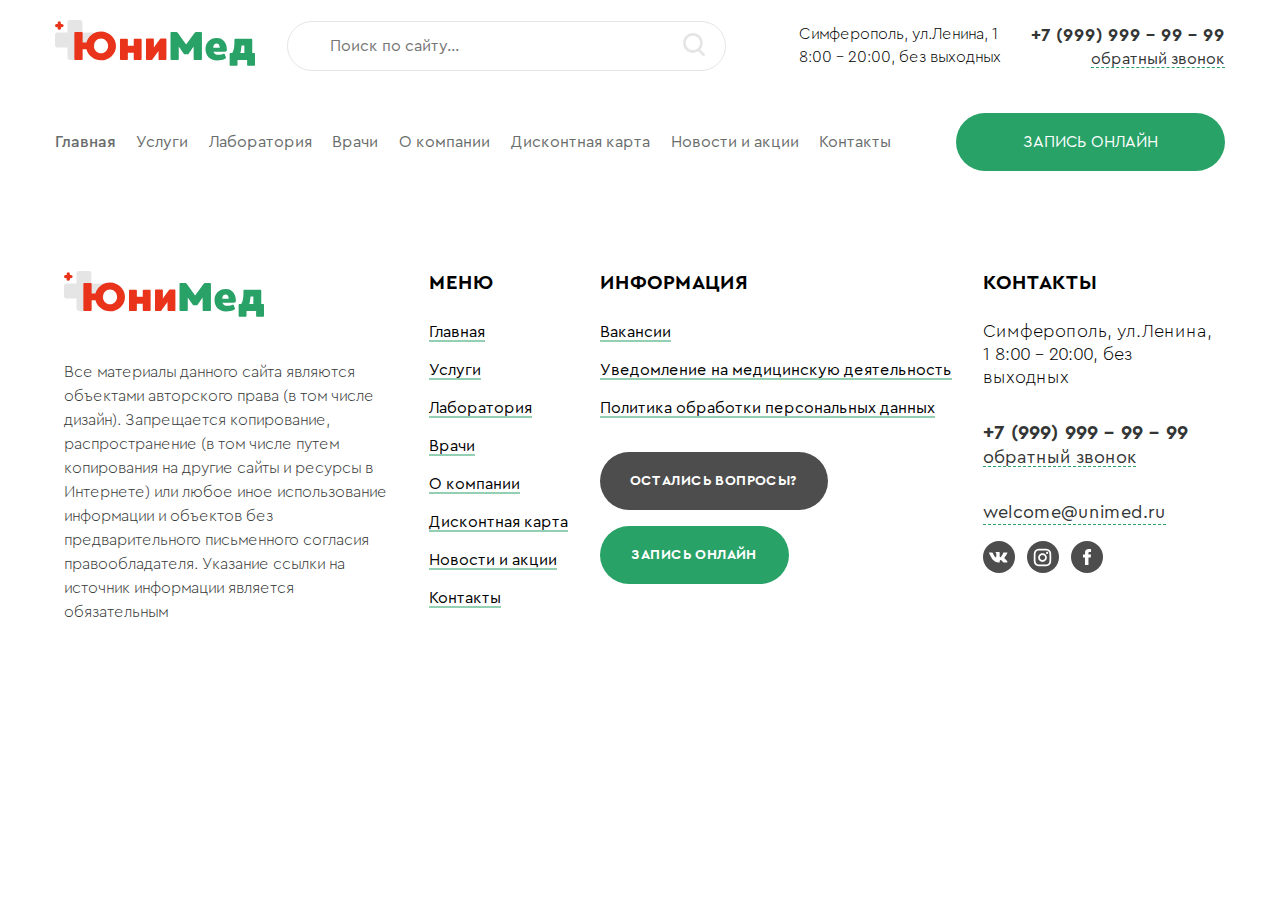
<file: --diagnistic-service.html>
<!DOCTYPE html>
<html lang="en">
<head>
    <meta charset="UTF-8">
    <meta http-equiv="X-UA-Compatible" content="IE=edge">
    <meta name="viewport" content="width=device-width, initial-scale=1.0">

    <!-- Styles -->
    <link rel="stylesheet" type="text/css" href="css/reset.css">
    <link rel="stylesheet" type="text/css" href="css/main.css">
    <link rel="stylesheet" type="text/css" href="css/animation.css">
    <link rel="stylesheet" type="text/css" href="assets/slick/slick.css"/>

    <!-- Scripts -->
    <script type="text/javascript" src="assets/jquery-3.6.0.min.js"></script>
    <script type="text/javascript" src="assets/slick/slick.min.js"></script>
    <script src="https://api-maps.yandex.ru/2.1/?apikey=f85c11f6-e031-4e15-af56-96c965180636&lang=ru_RU" type="text/javascript"></script>

    <title>ЮниМед</title>
</head>
<body>
    <header class="header">
        <div class="header__top-bar">
            <div class="burger _lock-animation">
                <div class="burger__line burger__line-one"></div>
                <div class="burger__line burger__line-two"></div>
                <div class="burger__line burger__line-three"></div>
            </div>
            <div class="header__logo">
                <a href="/">
                    <svg width="200" height="46" viewBox="0 0 200 46" fill="none" xmlns="http://www.w3.org/2000/svg">
                        <path d="M12.4676 2.28632C12.4676 1.02362 13.4912 0 14.7539 0H25.1423C26.405 0 27.4287 1.02362 27.4287 2.28632V37.6099C27.4287 38.8726 26.405 39.8962 25.1423 39.8962H14.7539C13.4912 39.8962 12.4676 38.8726 12.4676 37.6099V2.28632Z" fill="#E5E5E5"/>
                        <path d="M2.28632 12.4676C1.02362 12.4676 5.09288e-07 13.4912 4.54094e-07 14.7539L0 25.1423C-5.51943e-08 26.405 1.02362 27.4287 2.28632 27.4287L37.6099 27.4287C38.8726 27.4287 39.8962 26.405 39.8962 25.1423V14.7539C39.8962 13.4912 38.8726 12.4676 37.6099 12.4676L2.28632 12.4676Z" fill="#E5E5E5"/>
                        <rect x="2.67969" y="1.25757" width="3.21513" height="8.57369" rx="1.60757" fill="#E9341B"/>
                        <rect width="3.21513" height="8.57369" rx="1.60757" transform="matrix(-4.37114e-08 1 1 4.37114e-08 0 3.93677)" fill="#E9341B"/>
                        <path d="M46.024 11.4087C39.0621 11.4087 33.0606 16.1299 31.4601 22.4516H27.6191V12.8891C27.6191 12.3289 27.179 11.8888 26.6189 11.8888H20.3772C19.8171 11.8888 19.377 12.3289 19.377 12.8891V38.8959C19.377 39.4561 19.8171 39.8962 20.3772 39.8962H26.6189C27.179 39.8962 27.6191 39.4561 27.6191 38.8959V29.3334H31.4601C33.0606 35.6551 39.0621 40.3363 46.024 40.3363C54.1461 40.3363 60.9879 33.8946 60.9879 25.8925C60.9879 17.8904 54.1461 11.4087 46.024 11.4087ZM46.024 33.2544C42.1029 33.2544 38.9021 29.9736 38.9021 25.8925C38.9021 21.8114 42.1029 18.4906 46.024 18.4906C49.945 18.4906 53.1058 21.8114 53.1058 25.8925C53.1058 29.9736 49.945 33.2544 46.024 33.2544Z" fill="#E9341B"/>
                        <path d="M85.6204 18.6506H79.7388C79.1787 18.6506 78.7385 19.0907 78.7385 19.6509V25.8125H72.857V19.6509C72.857 19.0907 72.4169 18.6506 71.8567 18.6506H65.9752C65.415 18.6506 64.9749 19.0907 64.9749 19.6509V38.8959C64.9749 39.4561 65.415 39.8962 65.9752 39.8962H71.8567C72.4169 39.8962 72.857 39.4561 72.857 38.8959V32.6943H78.7385V38.8959C78.7385 39.4561 79.1787 39.8962 79.7388 39.8962H85.6204C86.1805 39.8962 86.6206 39.4561 86.6206 38.8959V19.6509C86.6206 19.0907 86.1805 18.6506 85.6204 18.6506Z" fill="#E9341B"/>
                        <path d="M110.403 18.6106H106.201C105.521 18.6106 105.201 18.7306 104.641 19.4908C103.721 20.7712 98.8795 27.5329 98.8795 27.5329V19.6109C98.8795 19.0907 98.4394 18.6106 97.8792 18.6106H91.9977C91.4375 18.6106 90.9974 19.0907 90.9974 19.6109V38.8959C90.9974 39.4561 91.4375 39.8962 91.9977 39.8962C91.9977 39.8962 96.3588 39.8962 96.3988 39.8962C96.959 39.8962 97.199 39.8162 97.6391 39.176C98.2793 38.2958 103.521 30.9739 103.521 30.9739V38.8959C103.521 39.4561 103.961 39.8962 104.521 39.8962H110.403C110.963 39.8962 111.403 39.4561 111.403 38.8959V19.6109C111.403 19.0907 110.963 18.6106 110.403 18.6106Z" fill="#E9341B"/>
                        <path d="M145.925 11.8889H141.203C140.523 11.8889 140.203 12.129 139.723 12.7291C139.283 13.3293 131.201 24.4122 131.201 24.4122C131.201 24.4122 123.159 13.3293 122.718 12.7291C122.238 12.129 121.918 11.8889 121.238 11.8889H116.517C115.957 11.8889 115.517 12.369 115.517 12.8892V38.896C115.517 39.4562 115.957 39.8963 116.517 39.8963H122.759C123.319 39.8963 123.759 39.4562 123.759 38.896V26.5328C123.759 26.5328 127.72 32.2543 128.4 33.2145C129.16 34.3748 129.6 34.2548 129.92 34.2548C130.24 34.2548 132.161 34.2548 132.521 34.2548C132.841 34.2548 133.281 34.3748 134.041 33.2145C134.682 32.2543 138.643 26.5328 138.643 26.5328V38.896C138.643 39.4562 139.123 39.8963 139.643 39.8963H145.925C146.445 39.8963 146.925 39.4562 146.925 38.896V12.8892C146.925 12.369 146.445 11.8889 145.925 11.8889Z" fill="#28A267"/>
                        <path d="M169.491 31.6941C171.651 31.6941 171.851 31.014 171.851 29.2135C171.851 23.0519 168.13 18.0906 161.849 18.0906C154.647 18.0906 150.526 23.0519 150.526 29.2135C150.526 35.3751 154.687 40.3764 162.169 40.3764C164.93 40.3764 168.17 39.8963 170.491 38.4559C170.851 38.2159 171.131 37.7757 170.891 37.1356C170.691 36.6554 169.931 34.5749 169.771 34.1748C169.451 33.5746 168.891 33.5746 168.371 33.7747C166.93 34.4149 165.49 34.895 163.049 34.815C161.529 34.775 159.208 34.0948 158.408 31.6941C165.53 31.6941 168.611 31.6941 169.491 31.6941ZM161.849 23.612C163.729 23.612 164.69 25.2524 164.69 27.6931H158.248C158.248 25.2124 159.648 23.612 161.849 23.612Z" fill="#28A267"/>
                        <path d="M199.04 33.0145H197.24V19.651C197.24 19.1308 196.8 18.6507 196.239 18.6507H180.435C179.875 18.6507 179.435 19.1308 179.435 19.651C179.435 19.651 179.795 27.1729 178.195 31.014C177.915 31.6541 177.595 32.3343 177.234 33.0145H175.634C175.074 33.0145 174.634 33.4546 174.634 34.0147V44.7376C174.634 45.2977 175.074 45.7378 175.634 45.7378H181.516C182.076 45.7378 182.516 45.2977 182.516 44.7376V39.8963H192.118V44.7376C192.118 45.2977 192.598 45.7378 193.119 45.7378H199.04C199.56 45.7378 200 45.2977 200 44.7376V34.0147C200 33.4546 199.56 33.0145 199.04 33.0145ZM185.797 31.134C186.037 30.0137 186.317 27.7331 186.517 25.5325H189.358V33.0145H185.197C185.437 32.4143 185.637 31.7742 185.797 31.134Z" fill="#28A267"/>
                    </svg>
                </a>
            </div>
            <div class="header__search">
                <input type="text" class="header__search-input" placeholder="Поиск по сайту...">
                <svg class="header__search-icon" height="24" width="24">
                    <use xlink:href="img/icons.svg#search"></use>
                </svg>
            </div>
            <div class="header__contacts">
                <p class="header__adress">Симферополь, ул.Ленина, 1
                    8:00 - 20:00, без выходных</p>
                <div class="header__callback">
                    <a href="tel:+79999999999" class="header__phone">+7 (999) 999 - 99 - 99</a>
                    <a href="#" class="header__callback-button">обратный звонок</a>
                </div>
            </div>
        </div>
        <div class="header__bottom-bar">
            <div class="header__search search_pos_at_burger">
                <input type="text" class="header__search-input" placeholder="Поиск по сайту...">
                <svg class="header__search-icon" height="24" width="24">
                    <use xlink:href="img/icons.svg#search"></use>
                </svg>
            </div>
            <nav class="header__nav">
                <ul class="header__nav-list">
                    <li class="header__nav-item">
                        <a href="#" class="header__nav-link current_nav_link">Главная</a>
                    </li>
                    <li class="header__nav-item">
                        <a href="#" class="header__nav-link">Услуги</a>
                    </li>
                    <li class="header__nav-item">
                        <a href="#" class="header__nav-link">Лаборатория</a>
                    </li>
                    <li class="header__nav-item">
                        <a href="#" class="header__nav-link">Врачи</a>
                    </li>
                    <li class="header__nav-item">
                        <a href="#" class="header__nav-link">О компании</a>
                    </li>
                    <li class="header__nav-item">
                        <a href="#" class="header__nav-link">Дисконтная карта</a>
                    </li>
                    <li class="header__nav-item">
                        <a href="#" class="header__nav-link">Новости и акции</a>
                    </li>
                    <li class="header__nav-item">
                        <a href="#" class="header__nav-link">Контакты</a>
                    </li>
                </ul>
            </nav>
            <a href="#" class="button header__button button--green">
                <span class="button__body">запись онлайн</span>
            </a>
        </div>
    </header>
<script src="js/functions.js"></script>
<script src="js/slider.js"></script>
<footer class="footer">
    <div class="container">
        <div class="footer-col footer__about">
            <div class="footer__logo">
                <a href="/">
                    <svg width="200" height="46" viewBox="0 0 200 46" fill="none" xmlns="http://www.w3.org/2000/svg">
                        <path d="M12.4676 2.28632C12.4676 1.02362 13.4912 0 14.7539 0H25.1423C26.405 0 27.4287 1.02362 27.4287 2.28632V37.6099C27.4287 38.8726 26.405 39.8962 25.1423 39.8962H14.7539C13.4912 39.8962 12.4676 38.8726 12.4676 37.6099V2.28632Z" fill="#E5E5E5"/>
                        <path d="M2.28632 12.4676C1.02362 12.4676 5.09288e-07 13.4912 4.54094e-07 14.7539L0 25.1423C-5.51943e-08 26.405 1.02362 27.4287 2.28632 27.4287L37.6099 27.4287C38.8726 27.4287 39.8962 26.405 39.8962 25.1423V14.7539C39.8962 13.4912 38.8726 12.4676 37.6099 12.4676L2.28632 12.4676Z" fill="#E5E5E5"/>
                        <rect x="2.67969" y="1.25757" width="3.21513" height="8.57369" rx="1.60757" fill="#E9341B"/>
                        <rect width="3.21513" height="8.57369" rx="1.60757" transform="matrix(-4.37114e-08 1 1 4.37114e-08 0 3.93677)" fill="#E9341B"/>
                        <path d="M46.024 11.4087C39.0621 11.4087 33.0606 16.1299 31.4601 22.4516H27.6191V12.8891C27.6191 12.3289 27.179 11.8888 26.6189 11.8888H20.3772C19.8171 11.8888 19.377 12.3289 19.377 12.8891V38.8959C19.377 39.4561 19.8171 39.8962 20.3772 39.8962H26.6189C27.179 39.8962 27.6191 39.4561 27.6191 38.8959V29.3334H31.4601C33.0606 35.6551 39.0621 40.3363 46.024 40.3363C54.1461 40.3363 60.9879 33.8946 60.9879 25.8925C60.9879 17.8904 54.1461 11.4087 46.024 11.4087ZM46.024 33.2544C42.1029 33.2544 38.9021 29.9736 38.9021 25.8925C38.9021 21.8114 42.1029 18.4906 46.024 18.4906C49.945 18.4906 53.1058 21.8114 53.1058 25.8925C53.1058 29.9736 49.945 33.2544 46.024 33.2544Z" fill="#E9341B"/>
                        <path d="M85.6204 18.6506H79.7388C79.1787 18.6506 78.7385 19.0907 78.7385 19.6509V25.8125H72.857V19.6509C72.857 19.0907 72.4169 18.6506 71.8567 18.6506H65.9752C65.415 18.6506 64.9749 19.0907 64.9749 19.6509V38.8959C64.9749 39.4561 65.415 39.8962 65.9752 39.8962H71.8567C72.4169 39.8962 72.857 39.4561 72.857 38.8959V32.6943H78.7385V38.8959C78.7385 39.4561 79.1787 39.8962 79.7388 39.8962H85.6204C86.1805 39.8962 86.6206 39.4561 86.6206 38.8959V19.6509C86.6206 19.0907 86.1805 18.6506 85.6204 18.6506Z" fill="#E9341B"/>
                        <path d="M110.403 18.6106H106.201C105.521 18.6106 105.201 18.7306 104.641 19.4908C103.721 20.7712 98.8795 27.5329 98.8795 27.5329V19.6109C98.8795 19.0907 98.4394 18.6106 97.8792 18.6106H91.9977C91.4375 18.6106 90.9974 19.0907 90.9974 19.6109V38.8959C90.9974 39.4561 91.4375 39.8962 91.9977 39.8962C91.9977 39.8962 96.3588 39.8962 96.3988 39.8962C96.959 39.8962 97.199 39.8162 97.6391 39.176C98.2793 38.2958 103.521 30.9739 103.521 30.9739V38.8959C103.521 39.4561 103.961 39.8962 104.521 39.8962H110.403C110.963 39.8962 111.403 39.4561 111.403 38.8959V19.6109C111.403 19.0907 110.963 18.6106 110.403 18.6106Z" fill="#E9341B"/>
                        <path d="M145.925 11.8889H141.203C140.523 11.8889 140.203 12.129 139.723 12.7291C139.283 13.3293 131.201 24.4122 131.201 24.4122C131.201 24.4122 123.159 13.3293 122.718 12.7291C122.238 12.129 121.918 11.8889 121.238 11.8889H116.517C115.957 11.8889 115.517 12.369 115.517 12.8892V38.896C115.517 39.4562 115.957 39.8963 116.517 39.8963H122.759C123.319 39.8963 123.759 39.4562 123.759 38.896V26.5328C123.759 26.5328 127.72 32.2543 128.4 33.2145C129.16 34.3748 129.6 34.2548 129.92 34.2548C130.24 34.2548 132.161 34.2548 132.521 34.2548C132.841 34.2548 133.281 34.3748 134.041 33.2145C134.682 32.2543 138.643 26.5328 138.643 26.5328V38.896C138.643 39.4562 139.123 39.8963 139.643 39.8963H145.925C146.445 39.8963 146.925 39.4562 146.925 38.896V12.8892C146.925 12.369 146.445 11.8889 145.925 11.8889Z" fill="#28A267"/>
                        <path d="M169.491 31.6941C171.651 31.6941 171.851 31.014 171.851 29.2135C171.851 23.0519 168.13 18.0906 161.849 18.0906C154.647 18.0906 150.526 23.0519 150.526 29.2135C150.526 35.3751 154.687 40.3764 162.169 40.3764C164.93 40.3764 168.17 39.8963 170.491 38.4559C170.851 38.2159 171.131 37.7757 170.891 37.1356C170.691 36.6554 169.931 34.5749 169.771 34.1748C169.451 33.5746 168.891 33.5746 168.371 33.7747C166.93 34.4149 165.49 34.895 163.049 34.815C161.529 34.775 159.208 34.0948 158.408 31.6941C165.53 31.6941 168.611 31.6941 169.491 31.6941ZM161.849 23.612C163.729 23.612 164.69 25.2524 164.69 27.6931H158.248C158.248 25.2124 159.648 23.612 161.849 23.612Z" fill="#28A267"/>
                        <path d="M199.04 33.0145H197.24V19.651C197.24 19.1308 196.8 18.6507 196.239 18.6507H180.435C179.875 18.6507 179.435 19.1308 179.435 19.651C179.435 19.651 179.795 27.1729 178.195 31.014C177.915 31.6541 177.595 32.3343 177.234 33.0145H175.634C175.074 33.0145 174.634 33.4546 174.634 34.0147V44.7376C174.634 45.2977 175.074 45.7378 175.634 45.7378H181.516C182.076 45.7378 182.516 45.2977 182.516 44.7376V39.8963H192.118V44.7376C192.118 45.2977 192.598 45.7378 193.119 45.7378H199.04C199.56 45.7378 200 45.2977 200 44.7376V34.0147C200 33.4546 199.56 33.0145 199.04 33.0145ZM185.797 31.134C186.037 30.0137 186.317 27.7331 186.517 25.5325H189.358V33.0145H185.197C185.437 32.4143 185.637 31.7742 185.797 31.134Z" fill="#28A267"/>
                    </svg>
                </a>
            </div>
            <p class="footer__text">Все материалы данного сайта являются объектами авторского права (в том числе дизайн). 
                Запрещается копирование, распространение (в том числе путем копирования на другие сайты и ресурсы в Интернете) 
                или любое иное использование информации и объектов без предварительного письменного согласия правообладателя. 
                Указание ссылки на источник информации является обязательным</p>
        </div>
        <div class="footer-col footer__menu">
            <h5 class="footer__heading">меню</h5>
            <ul class="footer__link-list">
                <li>
                    <a href="/" class="footer__link">Главная</a>
                </li>
                <li>
                    <a href="#" class="footer__link">Услуги</a>
                </li>
                <li>
                    <a href="#" class="footer__link">Лаборатория</a>
                </li>
                <li>
                    <a href="#" class="footer__link">Врачи</a>
                </li>
                <li>
                    <a href="#" class="footer__link">О компании</a>
                </li>
                <li>
                    <a href="#" class="footer__link">Дисконтная карта</a>
                </li>
                <li>
                    <a href="#" class="footer__link">Новости и акции</a>
                </li>
                <li>
                    <a href="#" class="footer__link">Контакты</a>
                </li>
            </ul>
        </div>
        <div class="footer-col footer__info">
            <h5 class="footer__heading">информация</h5>
            <ul class="footer__link-list">
                <li>
                    <a href="#" class="footer__link">Вакансии</a>
                </li>
                <li>
                    <a href="#" class="footer__link">Уведомление на медицинскую деятельность</a>
                </li>
                <li>
                    <a href="#" class="footer__link">Политика обработки персональных данных</a>
                </li>
            </ul>
            <a href="#" class="button footer__button-q button--gray">
                <span class="button__body">остались вопросы?</span>
            </a>
            <a href="#" class="button footer__button-a button--green">
                <span class="button__body">запись онлайн</span>
            </a>
        </div>
        <div class="footer-col footer__contacts">
            <h5 class="footer__heading">контакты</h5>
            <p class="footer__adress">Симферополь, ул.Ленина, 1
                8:00 - 20:00, без выходных</p>
            <div class="footer__callback">
                <a href="tel:+79999999999" class="footer__phone">+7 (999) 999 - 99 - 99</a>
                <a href="#" class="footer__callback-button">обратный звонок</a>
            </div>
            <a href="mailto:welcome@unimed.ru" class="footer__email">welcome@unimed.ru</a>
            <div class="footer__icons">
                <a href="" class="footer__icon">
                    <svg class="vk-icon" height="12" width="19">
                        <use xlink:href="img/icons.svg#vk"></use>
                    </svg>
                </a>
                <a href="" class="footer__icon">
                    <svg class="inst-icon" height="21" width="21">
                        <use xlink:href="img/icons.svg#inst"></use>
                    </svg>
                </a>                        
                <a href="" class="footer__icon">
                    <svg class="fb-icon" height="16" width="16">
                        <use xlink:href="img/icons.svg#fb"></use>
                    </svg>
                </a>
            </div>
        </div>
    </div>
</footer>
</body>
</html>
</file>
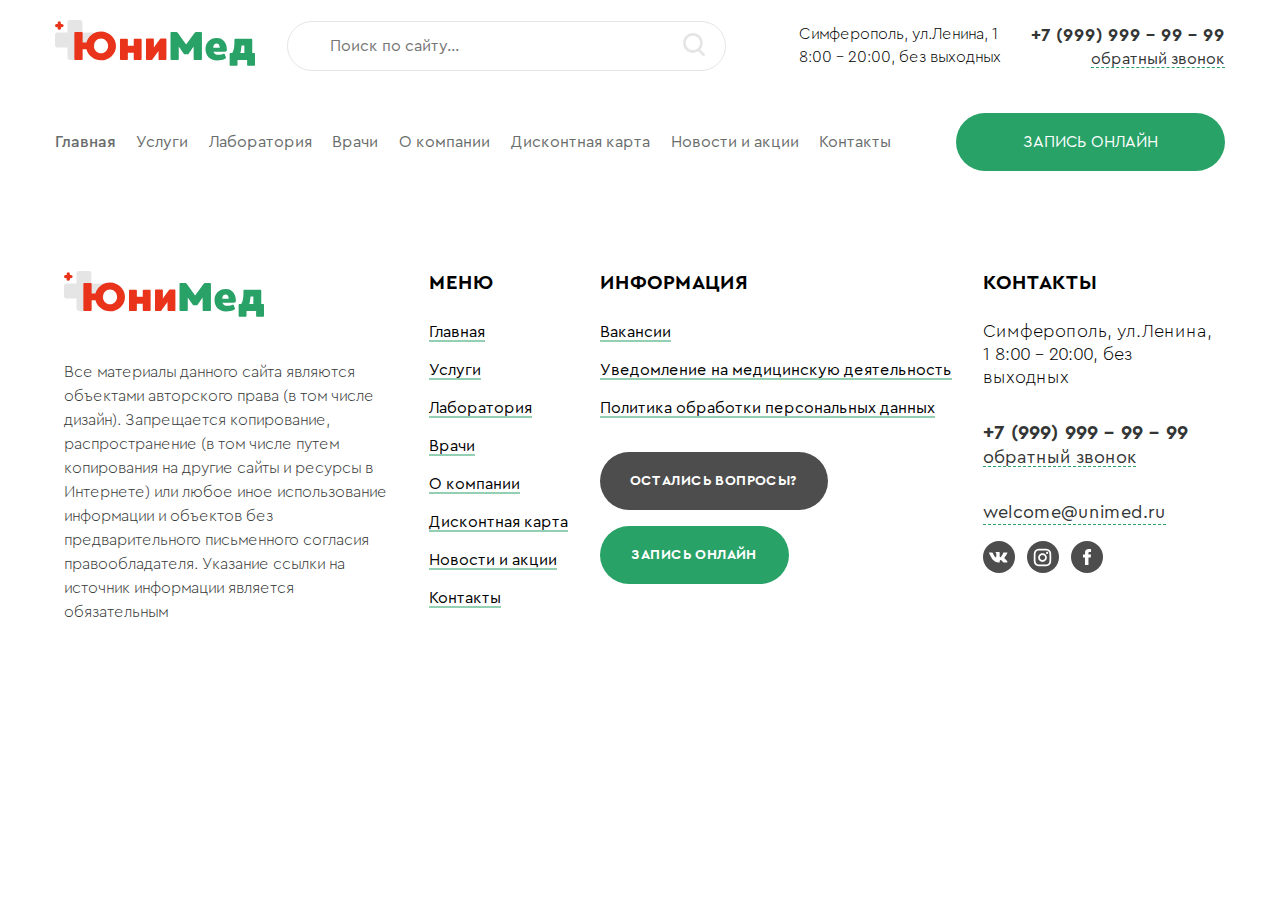
<file: --diagnostics.html>
<!DOCTYPE html>
<html lang="en">
<head>
    <meta charset="UTF-8">
    <meta http-equiv="X-UA-Compatible" content="IE=edge">
    <meta name="viewport" content="width=device-width, initial-scale=1.0">

    <!-- Styles -->
    <link rel="stylesheet" type="text/css" href="css/reset.css">
    <link rel="stylesheet" type="text/css" href="css/main.css">
    <link rel="stylesheet" type="text/css" href="css/animation.css">
    <link rel="stylesheet" type="text/css" href="assets/slick/slick.css"/>

    <!-- Scripts -->
    <script type="text/javascript" src="assets/jquery-3.6.0.min.js"></script>
    <script type="text/javascript" src="assets/slick/slick.min.js"></script>
    <script src="https://api-maps.yandex.ru/2.1/?apikey=f85c11f6-e031-4e15-af56-96c965180636&lang=ru_RU" type="text/javascript"></script>

    <title>ЮниМед</title>
</head>
<body>
    <header class="header">
        <div class="header__top-bar">
            <div class="burger _lock-animation">
                <div class="burger__line burger__line-one"></div>
                <div class="burger__line burger__line-two"></div>
                <div class="burger__line burger__line-three"></div>
            </div>
            <div class="header__logo">
                <a href="/">
                    <svg width="200" height="46" viewBox="0 0 200 46" fill="none" xmlns="http://www.w3.org/2000/svg">
                        <path d="M12.4676 2.28632C12.4676 1.02362 13.4912 0 14.7539 0H25.1423C26.405 0 27.4287 1.02362 27.4287 2.28632V37.6099C27.4287 38.8726 26.405 39.8962 25.1423 39.8962H14.7539C13.4912 39.8962 12.4676 38.8726 12.4676 37.6099V2.28632Z" fill="#E5E5E5"/>
                        <path d="M2.28632 12.4676C1.02362 12.4676 5.09288e-07 13.4912 4.54094e-07 14.7539L0 25.1423C-5.51943e-08 26.405 1.02362 27.4287 2.28632 27.4287L37.6099 27.4287C38.8726 27.4287 39.8962 26.405 39.8962 25.1423V14.7539C39.8962 13.4912 38.8726 12.4676 37.6099 12.4676L2.28632 12.4676Z" fill="#E5E5E5"/>
                        <rect x="2.67969" y="1.25757" width="3.21513" height="8.57369" rx="1.60757" fill="#E9341B"/>
                        <rect width="3.21513" height="8.57369" rx="1.60757" transform="matrix(-4.37114e-08 1 1 4.37114e-08 0 3.93677)" fill="#E9341B"/>
                        <path d="M46.024 11.4087C39.0621 11.4087 33.0606 16.1299 31.4601 22.4516H27.6191V12.8891C27.6191 12.3289 27.179 11.8888 26.6189 11.8888H20.3772C19.8171 11.8888 19.377 12.3289 19.377 12.8891V38.8959C19.377 39.4561 19.8171 39.8962 20.3772 39.8962H26.6189C27.179 39.8962 27.6191 39.4561 27.6191 38.8959V29.3334H31.4601C33.0606 35.6551 39.0621 40.3363 46.024 40.3363C54.1461 40.3363 60.9879 33.8946 60.9879 25.8925C60.9879 17.8904 54.1461 11.4087 46.024 11.4087ZM46.024 33.2544C42.1029 33.2544 38.9021 29.9736 38.9021 25.8925C38.9021 21.8114 42.1029 18.4906 46.024 18.4906C49.945 18.4906 53.1058 21.8114 53.1058 25.8925C53.1058 29.9736 49.945 33.2544 46.024 33.2544Z" fill="#E9341B"/>
                        <path d="M85.6204 18.6506H79.7388C79.1787 18.6506 78.7385 19.0907 78.7385 19.6509V25.8125H72.857V19.6509C72.857 19.0907 72.4169 18.6506 71.8567 18.6506H65.9752C65.415 18.6506 64.9749 19.0907 64.9749 19.6509V38.8959C64.9749 39.4561 65.415 39.8962 65.9752 39.8962H71.8567C72.4169 39.8962 72.857 39.4561 72.857 38.8959V32.6943H78.7385V38.8959C78.7385 39.4561 79.1787 39.8962 79.7388 39.8962H85.6204C86.1805 39.8962 86.6206 39.4561 86.6206 38.8959V19.6509C86.6206 19.0907 86.1805 18.6506 85.6204 18.6506Z" fill="#E9341B"/>
                        <path d="M110.403 18.6106H106.201C105.521 18.6106 105.201 18.7306 104.641 19.4908C103.721 20.7712 98.8795 27.5329 98.8795 27.5329V19.6109C98.8795 19.0907 98.4394 18.6106 97.8792 18.6106H91.9977C91.4375 18.6106 90.9974 19.0907 90.9974 19.6109V38.8959C90.9974 39.4561 91.4375 39.8962 91.9977 39.8962C91.9977 39.8962 96.3588 39.8962 96.3988 39.8962C96.959 39.8962 97.199 39.8162 97.6391 39.176C98.2793 38.2958 103.521 30.9739 103.521 30.9739V38.8959C103.521 39.4561 103.961 39.8962 104.521 39.8962H110.403C110.963 39.8962 111.403 39.4561 111.403 38.8959V19.6109C111.403 19.0907 110.963 18.6106 110.403 18.6106Z" fill="#E9341B"/>
                        <path d="M145.925 11.8889H141.203C140.523 11.8889 140.203 12.129 139.723 12.7291C139.283 13.3293 131.201 24.4122 131.201 24.4122C131.201 24.4122 123.159 13.3293 122.718 12.7291C122.238 12.129 121.918 11.8889 121.238 11.8889H116.517C115.957 11.8889 115.517 12.369 115.517 12.8892V38.896C115.517 39.4562 115.957 39.8963 116.517 39.8963H122.759C123.319 39.8963 123.759 39.4562 123.759 38.896V26.5328C123.759 26.5328 127.72 32.2543 128.4 33.2145C129.16 34.3748 129.6 34.2548 129.92 34.2548C130.24 34.2548 132.161 34.2548 132.521 34.2548C132.841 34.2548 133.281 34.3748 134.041 33.2145C134.682 32.2543 138.643 26.5328 138.643 26.5328V38.896C138.643 39.4562 139.123 39.8963 139.643 39.8963H145.925C146.445 39.8963 146.925 39.4562 146.925 38.896V12.8892C146.925 12.369 146.445 11.8889 145.925 11.8889Z" fill="#28A267"/>
                        <path d="M169.491 31.6941C171.651 31.6941 171.851 31.014 171.851 29.2135C171.851 23.0519 168.13 18.0906 161.849 18.0906C154.647 18.0906 150.526 23.0519 150.526 29.2135C150.526 35.3751 154.687 40.3764 162.169 40.3764C164.93 40.3764 168.17 39.8963 170.491 38.4559C170.851 38.2159 171.131 37.7757 170.891 37.1356C170.691 36.6554 169.931 34.5749 169.771 34.1748C169.451 33.5746 168.891 33.5746 168.371 33.7747C166.93 34.4149 165.49 34.895 163.049 34.815C161.529 34.775 159.208 34.0948 158.408 31.6941C165.53 31.6941 168.611 31.6941 169.491 31.6941ZM161.849 23.612C163.729 23.612 164.69 25.2524 164.69 27.6931H158.248C158.248 25.2124 159.648 23.612 161.849 23.612Z" fill="#28A267"/>
                        <path d="M199.04 33.0145H197.24V19.651C197.24 19.1308 196.8 18.6507 196.239 18.6507H180.435C179.875 18.6507 179.435 19.1308 179.435 19.651C179.435 19.651 179.795 27.1729 178.195 31.014C177.915 31.6541 177.595 32.3343 177.234 33.0145H175.634C175.074 33.0145 174.634 33.4546 174.634 34.0147V44.7376C174.634 45.2977 175.074 45.7378 175.634 45.7378H181.516C182.076 45.7378 182.516 45.2977 182.516 44.7376V39.8963H192.118V44.7376C192.118 45.2977 192.598 45.7378 193.119 45.7378H199.04C199.56 45.7378 200 45.2977 200 44.7376V34.0147C200 33.4546 199.56 33.0145 199.04 33.0145ZM185.797 31.134C186.037 30.0137 186.317 27.7331 186.517 25.5325H189.358V33.0145H185.197C185.437 32.4143 185.637 31.7742 185.797 31.134Z" fill="#28A267"/>
                    </svg>
                </a>
            </div>
            <div class="header__search">
                <input type="text" class="header__search-input" placeholder="Поиск по сайту...">
                <svg class="header__search-icon" height="24" width="24">
                    <use xlink:href="img/icons.svg#search"></use>
                </svg>
            </div>
            <div class="header__contacts">
                <p class="header__adress">Симферополь, ул.Ленина, 1
                    8:00 - 20:00, без выходных</p>
                <div class="header__callback">
                    <a href="tel:+79999999999" class="header__phone">+7 (999) 999 - 99 - 99</a>
                    <a href="#" class="header__callback-button">обратный звонок</a>
                </div>
            </div>
        </div>
        <div class="header__bottom-bar">
            <div class="header__search search_pos_at_burger">
                <input type="text" class="header__search-input" placeholder="Поиск по сайту...">
                <svg class="header__search-icon" height="24" width="24">
                    <use xlink:href="img/icons.svg#search"></use>
                </svg>
            </div>
            <nav class="header__nav">
                <ul class="header__nav-list">
                    <li class="header__nav-item">
                        <a href="#" class="header__nav-link current_nav_link">Главная</a>
                    </li>
                    <li class="header__nav-item">
                        <a href="#" class="header__nav-link">Услуги</a>
                    </li>
                    <li class="header__nav-item">
                        <a href="#" class="header__nav-link">Лаборатория</a>
                    </li>
                    <li class="header__nav-item">
                        <a href="#" class="header__nav-link">Врачи</a>
                    </li>
                    <li class="header__nav-item">
                        <a href="#" class="header__nav-link">О компании</a>
                    </li>
                    <li class="header__nav-item">
                        <a href="#" class="header__nav-link">Дисконтная карта</a>
                    </li>
                    <li class="header__nav-item">
                        <a href="#" class="header__nav-link">Новости и акции</a>
                    </li>
                    <li class="header__nav-item">
                        <a href="#" class="header__nav-link">Контакты</a>
                    </li>
                </ul>
            </nav>
            <a href="#" class="button header__button button--green">
                <span class="button__body">запись онлайн</span>
            </a>
        </div>
    </header>

    
<script src="js/functions.js"></script>
<script src="js/slider.js"></script>
<footer class="footer">
    <div class="container">
        <div class="footer-col footer__about">
            <div class="footer__logo">
                <a href="/">
                    <svg width="200" height="46" viewBox="0 0 200 46" fill="none" xmlns="http://www.w3.org/2000/svg">
                        <path d="M12.4676 2.28632C12.4676 1.02362 13.4912 0 14.7539 0H25.1423C26.405 0 27.4287 1.02362 27.4287 2.28632V37.6099C27.4287 38.8726 26.405 39.8962 25.1423 39.8962H14.7539C13.4912 39.8962 12.4676 38.8726 12.4676 37.6099V2.28632Z" fill="#E5E5E5"/>
                        <path d="M2.28632 12.4676C1.02362 12.4676 5.09288e-07 13.4912 4.54094e-07 14.7539L0 25.1423C-5.51943e-08 26.405 1.02362 27.4287 2.28632 27.4287L37.6099 27.4287C38.8726 27.4287 39.8962 26.405 39.8962 25.1423V14.7539C39.8962 13.4912 38.8726 12.4676 37.6099 12.4676L2.28632 12.4676Z" fill="#E5E5E5"/>
                        <rect x="2.67969" y="1.25757" width="3.21513" height="8.57369" rx="1.60757" fill="#E9341B"/>
                        <rect width="3.21513" height="8.57369" rx="1.60757" transform="matrix(-4.37114e-08 1 1 4.37114e-08 0 3.93677)" fill="#E9341B"/>
                        <path d="M46.024 11.4087C39.0621 11.4087 33.0606 16.1299 31.4601 22.4516H27.6191V12.8891C27.6191 12.3289 27.179 11.8888 26.6189 11.8888H20.3772C19.8171 11.8888 19.377 12.3289 19.377 12.8891V38.8959C19.377 39.4561 19.8171 39.8962 20.3772 39.8962H26.6189C27.179 39.8962 27.6191 39.4561 27.6191 38.8959V29.3334H31.4601C33.0606 35.6551 39.0621 40.3363 46.024 40.3363C54.1461 40.3363 60.9879 33.8946 60.9879 25.8925C60.9879 17.8904 54.1461 11.4087 46.024 11.4087ZM46.024 33.2544C42.1029 33.2544 38.9021 29.9736 38.9021 25.8925C38.9021 21.8114 42.1029 18.4906 46.024 18.4906C49.945 18.4906 53.1058 21.8114 53.1058 25.8925C53.1058 29.9736 49.945 33.2544 46.024 33.2544Z" fill="#E9341B"/>
                        <path d="M85.6204 18.6506H79.7388C79.1787 18.6506 78.7385 19.0907 78.7385 19.6509V25.8125H72.857V19.6509C72.857 19.0907 72.4169 18.6506 71.8567 18.6506H65.9752C65.415 18.6506 64.9749 19.0907 64.9749 19.6509V38.8959C64.9749 39.4561 65.415 39.8962 65.9752 39.8962H71.8567C72.4169 39.8962 72.857 39.4561 72.857 38.8959V32.6943H78.7385V38.8959C78.7385 39.4561 79.1787 39.8962 79.7388 39.8962H85.6204C86.1805 39.8962 86.6206 39.4561 86.6206 38.8959V19.6509C86.6206 19.0907 86.1805 18.6506 85.6204 18.6506Z" fill="#E9341B"/>
                        <path d="M110.403 18.6106H106.201C105.521 18.6106 105.201 18.7306 104.641 19.4908C103.721 20.7712 98.8795 27.5329 98.8795 27.5329V19.6109C98.8795 19.0907 98.4394 18.6106 97.8792 18.6106H91.9977C91.4375 18.6106 90.9974 19.0907 90.9974 19.6109V38.8959C90.9974 39.4561 91.4375 39.8962 91.9977 39.8962C91.9977 39.8962 96.3588 39.8962 96.3988 39.8962C96.959 39.8962 97.199 39.8162 97.6391 39.176C98.2793 38.2958 103.521 30.9739 103.521 30.9739V38.8959C103.521 39.4561 103.961 39.8962 104.521 39.8962H110.403C110.963 39.8962 111.403 39.4561 111.403 38.8959V19.6109C111.403 19.0907 110.963 18.6106 110.403 18.6106Z" fill="#E9341B"/>
                        <path d="M145.925 11.8889H141.203C140.523 11.8889 140.203 12.129 139.723 12.7291C139.283 13.3293 131.201 24.4122 131.201 24.4122C131.201 24.4122 123.159 13.3293 122.718 12.7291C122.238 12.129 121.918 11.8889 121.238 11.8889H116.517C115.957 11.8889 115.517 12.369 115.517 12.8892V38.896C115.517 39.4562 115.957 39.8963 116.517 39.8963H122.759C123.319 39.8963 123.759 39.4562 123.759 38.896V26.5328C123.759 26.5328 127.72 32.2543 128.4 33.2145C129.16 34.3748 129.6 34.2548 129.92 34.2548C130.24 34.2548 132.161 34.2548 132.521 34.2548C132.841 34.2548 133.281 34.3748 134.041 33.2145C134.682 32.2543 138.643 26.5328 138.643 26.5328V38.896C138.643 39.4562 139.123 39.8963 139.643 39.8963H145.925C146.445 39.8963 146.925 39.4562 146.925 38.896V12.8892C146.925 12.369 146.445 11.8889 145.925 11.8889Z" fill="#28A267"/>
                        <path d="M169.491 31.6941C171.651 31.6941 171.851 31.014 171.851 29.2135C171.851 23.0519 168.13 18.0906 161.849 18.0906C154.647 18.0906 150.526 23.0519 150.526 29.2135C150.526 35.3751 154.687 40.3764 162.169 40.3764C164.93 40.3764 168.17 39.8963 170.491 38.4559C170.851 38.2159 171.131 37.7757 170.891 37.1356C170.691 36.6554 169.931 34.5749 169.771 34.1748C169.451 33.5746 168.891 33.5746 168.371 33.7747C166.93 34.4149 165.49 34.895 163.049 34.815C161.529 34.775 159.208 34.0948 158.408 31.6941C165.53 31.6941 168.611 31.6941 169.491 31.6941ZM161.849 23.612C163.729 23.612 164.69 25.2524 164.69 27.6931H158.248C158.248 25.2124 159.648 23.612 161.849 23.612Z" fill="#28A267"/>
                        <path d="M199.04 33.0145H197.24V19.651C197.24 19.1308 196.8 18.6507 196.239 18.6507H180.435C179.875 18.6507 179.435 19.1308 179.435 19.651C179.435 19.651 179.795 27.1729 178.195 31.014C177.915 31.6541 177.595 32.3343 177.234 33.0145H175.634C175.074 33.0145 174.634 33.4546 174.634 34.0147V44.7376C174.634 45.2977 175.074 45.7378 175.634 45.7378H181.516C182.076 45.7378 182.516 45.2977 182.516 44.7376V39.8963H192.118V44.7376C192.118 45.2977 192.598 45.7378 193.119 45.7378H199.04C199.56 45.7378 200 45.2977 200 44.7376V34.0147C200 33.4546 199.56 33.0145 199.04 33.0145ZM185.797 31.134C186.037 30.0137 186.317 27.7331 186.517 25.5325H189.358V33.0145H185.197C185.437 32.4143 185.637 31.7742 185.797 31.134Z" fill="#28A267"/>
                    </svg>
                </a>
            </div>
            <p class="footer__text">Все материалы данного сайта являются объектами авторского права (в том числе дизайн). 
                Запрещается копирование, распространение (в том числе путем копирования на другие сайты и ресурсы в Интернете) 
                или любое иное использование информации и объектов без предварительного письменного согласия правообладателя. 
                Указание ссылки на источник информации является обязательным</p>
        </div>
        <div class="footer-col footer__menu">
            <h5 class="footer__heading">меню</h5>
            <ul class="footer__link-list">
                <li>
                    <a href="/" class="footer__link">Главная</a>
                </li>
                <li>
                    <a href="#" class="footer__link">Услуги</a>
                </li>
                <li>
                    <a href="#" class="footer__link">Лаборатория</a>
                </li>
                <li>
                    <a href="#" class="footer__link">Врачи</a>
                </li>
                <li>
                    <a href="#" class="footer__link">О компании</a>
                </li>
                <li>
                    <a href="#" class="footer__link">Дисконтная карта</a>
                </li>
                <li>
                    <a href="#" class="footer__link">Новости и акции</a>
                </li>
                <li>
                    <a href="#" class="footer__link">Контакты</a>
                </li>
            </ul>
        </div>
        <div class="footer-col footer__info">
            <h5 class="footer__heading">информация</h5>
            <ul class="footer__link-list">
                <li>
                    <a href="#" class="footer__link">Вакансии</a>
                </li>
                <li>
                    <a href="#" class="footer__link">Уведомление на медицинскую деятельность</a>
                </li>
                <li>
                    <a href="#" class="footer__link">Политика обработки персональных данных</a>
                </li>
            </ul>
            <a href="#" class="button footer__button-q button--gray">
                <span class="button__body">остались вопросы?</span>
            </a>
            <a href="#" class="button footer__button-a button--green">
                <span class="button__body">запись онлайн</span>
            </a>
        </div>
        <div class="footer-col footer__contacts">
            <h5 class="footer__heading">контакты</h5>
            <p class="footer__adress">Симферополь, ул.Ленина, 1
                8:00 - 20:00, без выходных</p>
            <div class="footer__callback">
                <a href="tel:+79999999999" class="footer__phone">+7 (999) 999 - 99 - 99</a>
                <a href="#" class="footer__callback-button">обратный звонок</a>
            </div>
            <a href="mailto:welcome@unimed.ru" class="footer__email">welcome@unimed.ru</a>
            <div class="footer__icons">
                <a href="" class="footer__icon">
                    <svg class="vk-icon" height="12" width="19">
                        <use xlink:href="img/icons.svg#vk"></use>
                    </svg>
                </a>
                <a href="" class="footer__icon">
                    <svg class="inst-icon" height="21" width="21">
                        <use xlink:href="img/icons.svg#inst"></use>
                    </svg>
                </a>                        
                <a href="" class="footer__icon">
                    <svg class="fb-icon" height="16" width="16">
                        <use xlink:href="img/icons.svg#fb"></use>
                    </svg>
                </a>
            </div>
        </div>
    </div>
</footer>
</body>
</html>
</file>
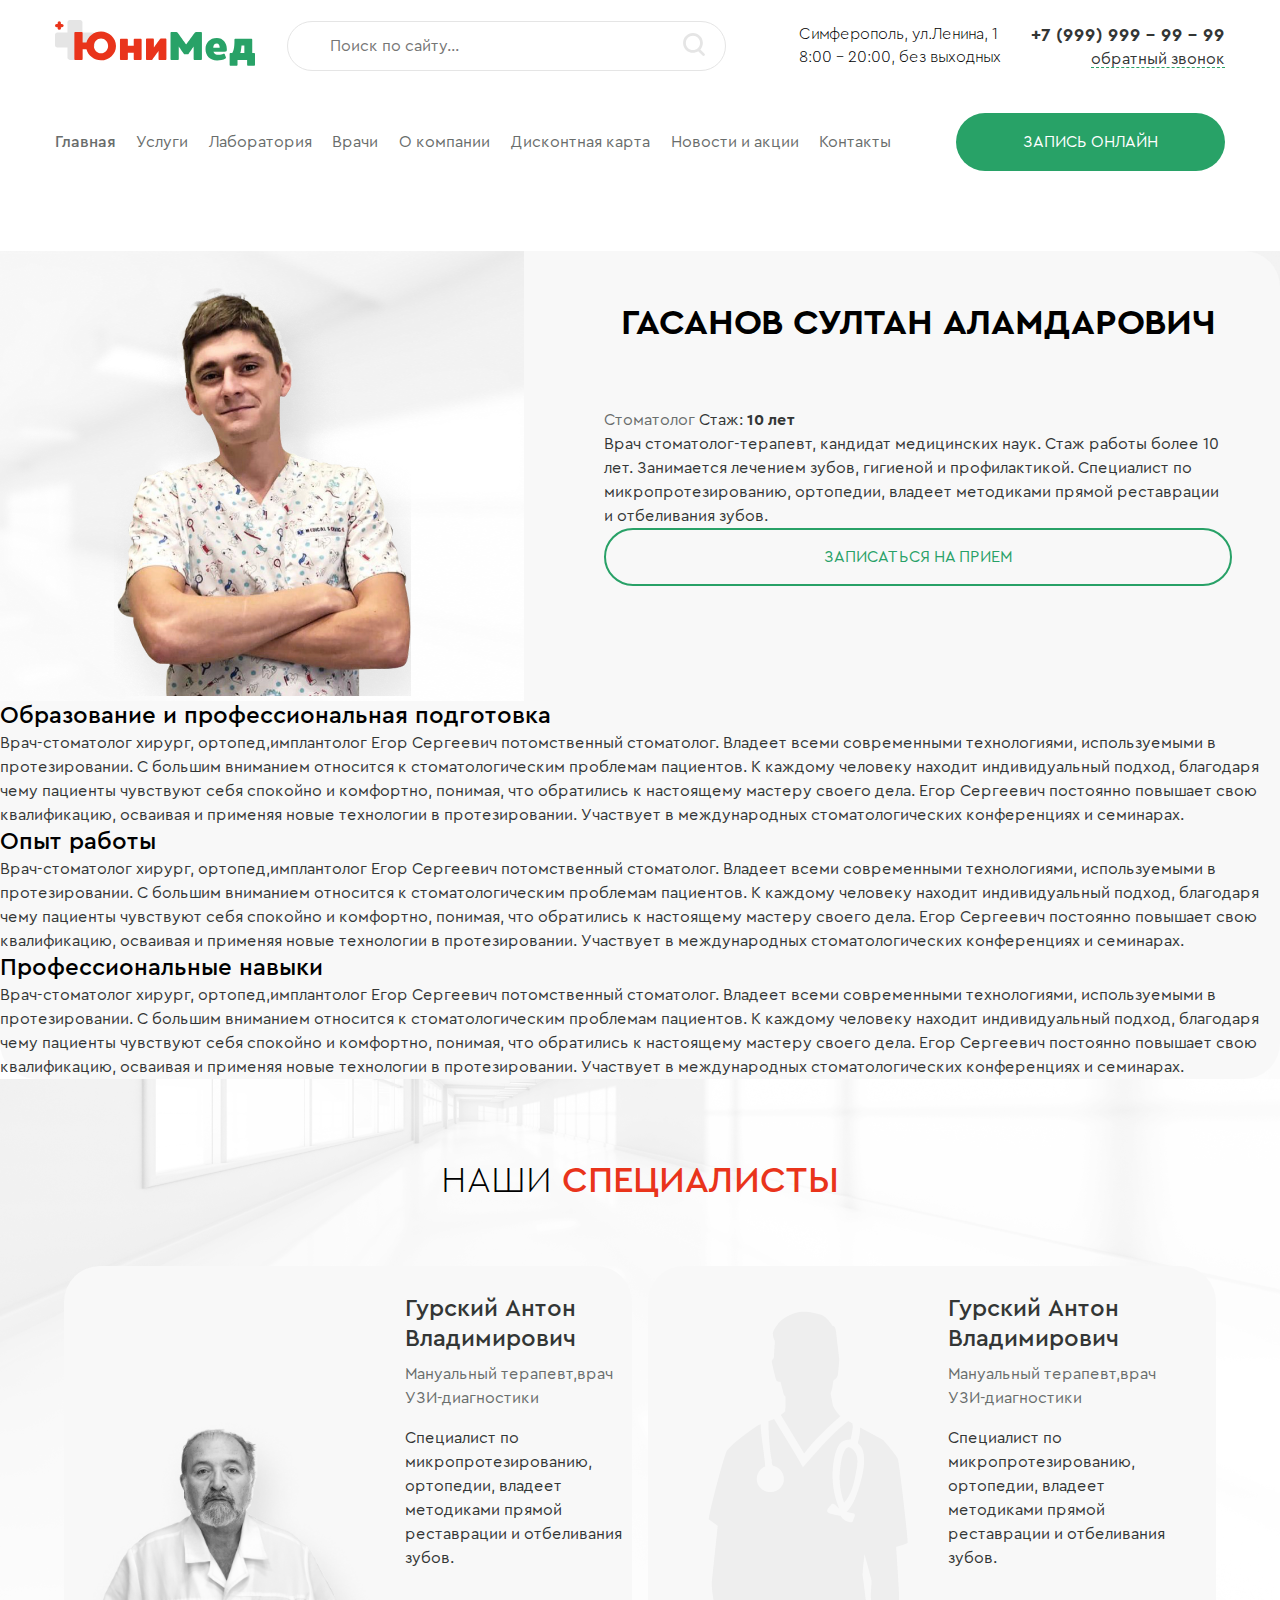
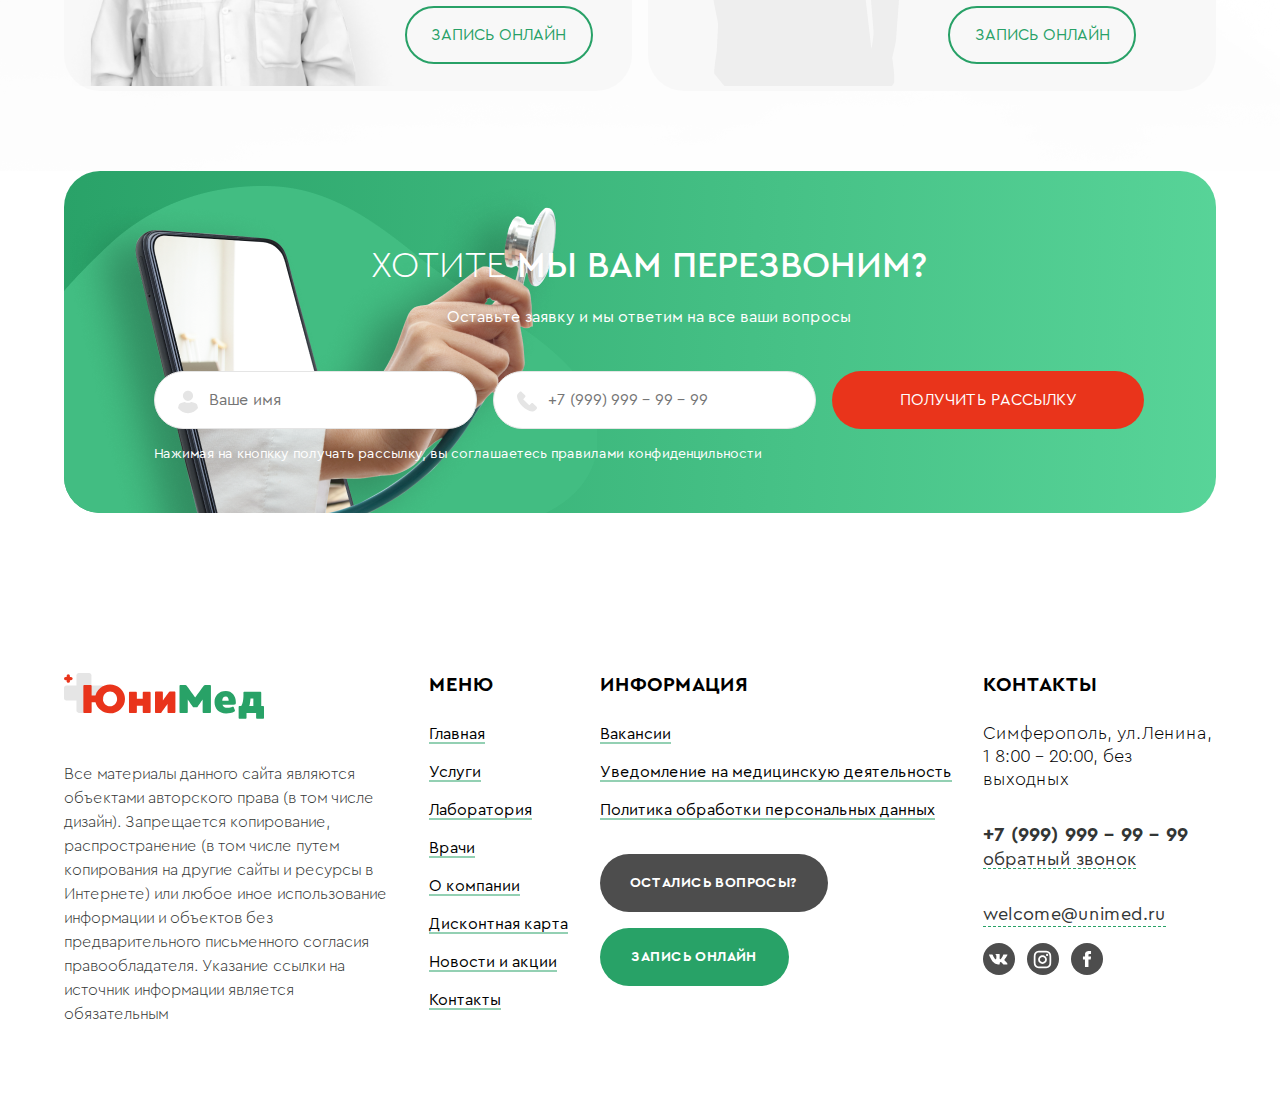
<file: --single-doctor.html>
<!DOCTYPE html>
<html lang="en">
<head>
    <meta charset="UTF-8">
    <meta http-equiv="X-UA-Compatible" content="IE=edge">
    <meta name="viewport" content="width=device-width, initial-scale=1.0">

    <!-- Styles -->
    <link rel="stylesheet" type="text/css" href="css/reset.css">
    <link rel="stylesheet" type="text/css" href="css/main.css">
    <link rel="stylesheet" type="text/css" href="css/animation.css">
    <link rel="stylesheet" type="text/css" href="assets/slick/slick.css"/>

    <!-- Scripts -->
    <script type="text/javascript" src="assets/jquery-3.6.0.min.js"></script>
    <script type="text/javascript" src="assets/slick/slick.min.js"></script>
    <script src="https://api-maps.yandex.ru/2.1/?apikey=f85c11f6-e031-4e15-af56-96c965180636&lang=ru_RU" type="text/javascript"></script>

    <title>ЮниМед</title>
</head>
<body>
    <header class="header">
        <div class="header__top-bar">
            <div class="burger _lock-animation">
                <div class="burger__line burger__line-one"></div>
                <div class="burger__line burger__line-two"></div>
                <div class="burger__line burger__line-three"></div>
            </div>
            <div class="header__logo">
                <a href="/">
                    <svg width="200" height="46" viewBox="0 0 200 46" fill="none" xmlns="http://www.w3.org/2000/svg">
                        <path d="M12.4676 2.28632C12.4676 1.02362 13.4912 0 14.7539 0H25.1423C26.405 0 27.4287 1.02362 27.4287 2.28632V37.6099C27.4287 38.8726 26.405 39.8962 25.1423 39.8962H14.7539C13.4912 39.8962 12.4676 38.8726 12.4676 37.6099V2.28632Z" fill="#E5E5E5"/>
                        <path d="M2.28632 12.4676C1.02362 12.4676 5.09288e-07 13.4912 4.54094e-07 14.7539L0 25.1423C-5.51943e-08 26.405 1.02362 27.4287 2.28632 27.4287L37.6099 27.4287C38.8726 27.4287 39.8962 26.405 39.8962 25.1423V14.7539C39.8962 13.4912 38.8726 12.4676 37.6099 12.4676L2.28632 12.4676Z" fill="#E5E5E5"/>
                        <rect x="2.67969" y="1.25757" width="3.21513" height="8.57369" rx="1.60757" fill="#E9341B"/>
                        <rect width="3.21513" height="8.57369" rx="1.60757" transform="matrix(-4.37114e-08 1 1 4.37114e-08 0 3.93677)" fill="#E9341B"/>
                        <path d="M46.024 11.4087C39.0621 11.4087 33.0606 16.1299 31.4601 22.4516H27.6191V12.8891C27.6191 12.3289 27.179 11.8888 26.6189 11.8888H20.3772C19.8171 11.8888 19.377 12.3289 19.377 12.8891V38.8959C19.377 39.4561 19.8171 39.8962 20.3772 39.8962H26.6189C27.179 39.8962 27.6191 39.4561 27.6191 38.8959V29.3334H31.4601C33.0606 35.6551 39.0621 40.3363 46.024 40.3363C54.1461 40.3363 60.9879 33.8946 60.9879 25.8925C60.9879 17.8904 54.1461 11.4087 46.024 11.4087ZM46.024 33.2544C42.1029 33.2544 38.9021 29.9736 38.9021 25.8925C38.9021 21.8114 42.1029 18.4906 46.024 18.4906C49.945 18.4906 53.1058 21.8114 53.1058 25.8925C53.1058 29.9736 49.945 33.2544 46.024 33.2544Z" fill="#E9341B"/>
                        <path d="M85.6204 18.6506H79.7388C79.1787 18.6506 78.7385 19.0907 78.7385 19.6509V25.8125H72.857V19.6509C72.857 19.0907 72.4169 18.6506 71.8567 18.6506H65.9752C65.415 18.6506 64.9749 19.0907 64.9749 19.6509V38.8959C64.9749 39.4561 65.415 39.8962 65.9752 39.8962H71.8567C72.4169 39.8962 72.857 39.4561 72.857 38.8959V32.6943H78.7385V38.8959C78.7385 39.4561 79.1787 39.8962 79.7388 39.8962H85.6204C86.1805 39.8962 86.6206 39.4561 86.6206 38.8959V19.6509C86.6206 19.0907 86.1805 18.6506 85.6204 18.6506Z" fill="#E9341B"/>
                        <path d="M110.403 18.6106H106.201C105.521 18.6106 105.201 18.7306 104.641 19.4908C103.721 20.7712 98.8795 27.5329 98.8795 27.5329V19.6109C98.8795 19.0907 98.4394 18.6106 97.8792 18.6106H91.9977C91.4375 18.6106 90.9974 19.0907 90.9974 19.6109V38.8959C90.9974 39.4561 91.4375 39.8962 91.9977 39.8962C91.9977 39.8962 96.3588 39.8962 96.3988 39.8962C96.959 39.8962 97.199 39.8162 97.6391 39.176C98.2793 38.2958 103.521 30.9739 103.521 30.9739V38.8959C103.521 39.4561 103.961 39.8962 104.521 39.8962H110.403C110.963 39.8962 111.403 39.4561 111.403 38.8959V19.6109C111.403 19.0907 110.963 18.6106 110.403 18.6106Z" fill="#E9341B"/>
                        <path d="M145.925 11.8889H141.203C140.523 11.8889 140.203 12.129 139.723 12.7291C139.283 13.3293 131.201 24.4122 131.201 24.4122C131.201 24.4122 123.159 13.3293 122.718 12.7291C122.238 12.129 121.918 11.8889 121.238 11.8889H116.517C115.957 11.8889 115.517 12.369 115.517 12.8892V38.896C115.517 39.4562 115.957 39.8963 116.517 39.8963H122.759C123.319 39.8963 123.759 39.4562 123.759 38.896V26.5328C123.759 26.5328 127.72 32.2543 128.4 33.2145C129.16 34.3748 129.6 34.2548 129.92 34.2548C130.24 34.2548 132.161 34.2548 132.521 34.2548C132.841 34.2548 133.281 34.3748 134.041 33.2145C134.682 32.2543 138.643 26.5328 138.643 26.5328V38.896C138.643 39.4562 139.123 39.8963 139.643 39.8963H145.925C146.445 39.8963 146.925 39.4562 146.925 38.896V12.8892C146.925 12.369 146.445 11.8889 145.925 11.8889Z" fill="#28A267"/>
                        <path d="M169.491 31.6941C171.651 31.6941 171.851 31.014 171.851 29.2135C171.851 23.0519 168.13 18.0906 161.849 18.0906C154.647 18.0906 150.526 23.0519 150.526 29.2135C150.526 35.3751 154.687 40.3764 162.169 40.3764C164.93 40.3764 168.17 39.8963 170.491 38.4559C170.851 38.2159 171.131 37.7757 170.891 37.1356C170.691 36.6554 169.931 34.5749 169.771 34.1748C169.451 33.5746 168.891 33.5746 168.371 33.7747C166.93 34.4149 165.49 34.895 163.049 34.815C161.529 34.775 159.208 34.0948 158.408 31.6941C165.53 31.6941 168.611 31.6941 169.491 31.6941ZM161.849 23.612C163.729 23.612 164.69 25.2524 164.69 27.6931H158.248C158.248 25.2124 159.648 23.612 161.849 23.612Z" fill="#28A267"/>
                        <path d="M199.04 33.0145H197.24V19.651C197.24 19.1308 196.8 18.6507 196.239 18.6507H180.435C179.875 18.6507 179.435 19.1308 179.435 19.651C179.435 19.651 179.795 27.1729 178.195 31.014C177.915 31.6541 177.595 32.3343 177.234 33.0145H175.634C175.074 33.0145 174.634 33.4546 174.634 34.0147V44.7376C174.634 45.2977 175.074 45.7378 175.634 45.7378H181.516C182.076 45.7378 182.516 45.2977 182.516 44.7376V39.8963H192.118V44.7376C192.118 45.2977 192.598 45.7378 193.119 45.7378H199.04C199.56 45.7378 200 45.2977 200 44.7376V34.0147C200 33.4546 199.56 33.0145 199.04 33.0145ZM185.797 31.134C186.037 30.0137 186.317 27.7331 186.517 25.5325H189.358V33.0145H185.197C185.437 32.4143 185.637 31.7742 185.797 31.134Z" fill="#28A267"/>
                    </svg>
                </a>
            </div>
            <div class="header__search">
                <input type="text" class="header__search-input" placeholder="Поиск по сайту...">
                <svg class="header__search-icon" height="24" width="24">
                    <use xlink:href="img/icons.svg#search"></use>
                </svg>
            </div>
            <div class="header__contacts">
                <p class="header__adress">Симферополь, ул.Ленина, 1
                    8:00 - 20:00, без выходных</p>
                <div class="header__callback">
                    <a href="tel:+79999999999" class="header__phone">+7 (999) 999 - 99 - 99</a>
                    <a href="#" class="header__callback-button">обратный звонок</a>
                </div>
            </div>
        </div>
        <div class="header__bottom-bar">
            <div class="header__search search_pos_at_burger">
                <input type="text" class="header__search-input" placeholder="Поиск по сайту...">
                <svg class="header__search-icon" height="24" width="24">
                    <use xlink:href="img/icons.svg#search"></use>
                </svg>
            </div>
            <nav class="header__nav">
                <ul class="header__nav-list">
                    <li class="header__nav-item">
                        <a href="/" class="header__nav-link current_nav_link">Главная</a>
                    </li>
                    <li class="header__nav-item">
                        <a href="#" class="header__nav-link">Услуги</a>
                    </li>
                    <li class="header__nav-item">
                        <a href="#" class="header__nav-link">Лаборатория</a>
                    </li>
                    <li class="header__nav-item">
                        <a href="#" class="header__nav-link">Врачи</a>
                    </li>
                    <li class="header__nav-item">
                        <a href="#" class="header__nav-link">О компании</a>
                    </li>
                    <li class="header__nav-item">
                        <a href="#" class="header__nav-link">Дисконтная карта</a>
                    </li>
                    <li class="header__nav-item">
                        <a href="#" class="header__nav-link">Новости и акции</a>
                    </li>
                    <li class="header__nav-item">
                        <a href="#" class="header__nav-link">Контакты</a>
                    </li>
                </ul>
            </nav>
            <a href="#" class="button header__button button--green">
                <span class="button__body">запись онлайн</span>
            </a>
        </div>
    </header>

    <main class="single-doctor__page">
        <div class="single-doctor__info">
            <div class="container">
                <div class="single-doctor__main-info">
                    <div class="single-doctor__image">
                        <img src="img/Gasanov.png" alt="">
                    </div>
                    <div class="single-doctor__description">
                        <h2 class="single-doctor__name">Гасанов Султан Аламдарович </h2>
                        <div class="single-docotr__expirience">
                            <span class="doctor__speciality">Стоматолог</span>
                            <span class="doctor__exp">Стаж: <span class="text--bold">10 лет</span></span>
                        </div>
                        <p class="single-doctor__description-text">Врач стоматолог-терапевт, кандидат медицинских наук. Стаж работы более 10 лет. 
                            Занимается лечением зубов, гигиеной и профилактикой. 
                            Специалист по микропротезированию, ортопедии, владеет методиками прямой реставрации и отбеливания зубов.</p>
                        <a href="#" class="single-doctor__button button button--transparent">
                            <span class="button__body">записаться на прием</span>
                        </a>
                        <div class="single-doctor__diplom-slider">
                            <div class="single-doctor__diplom-slide">

                            </div>
                        </div>
                    </div>

                </div>
                <div class="single-doctor__aditional-info">
                    <div class="single-doctor__education">
                        <h4 class="single-dctor__education-heading">Образование и профессиональная подготовка</h4>
                        <p class="single-doctor__education-text">Врач-стоматолог хирург, ортопед,имплантолог
                            Егор Сергеевич потомственный стоматолог. Владеет всеми современными технологиями, используемыми в протезировании. 
                            С большим вниманием относится к стоматологическим проблемам пациентов. К каждому человеку находит индивидуальный подход, 
                            благодаря чему пациенты чувствуют себя спокойно и комфортно, понимая, что обратились к настоящему мастеру своего дела. 
                            Егор Сергеевич постоянно повышает свою квалификацию, осваивая и применяя новые технологии в протезировании. 
                            Участвует в международных стоматологических конференциях и семинарах.</p>
                    </div>
                    <div class="single-doctor__expirience">
                        <h4 class="single-doctor__expirience-heading">Опыт работы</h4>
                        <p class="single-doctor__expirience-text">Врач-стоматолог хирург, ортопед,имплантолог
                            Егор Сергеевич потомственный стоматолог. Владеет всеми современными технологиями, используемыми в протезировании. 
                            С большим вниманием относится к стоматологическим проблемам пациентов. К каждому человеку находит индивидуальный подход, 
                            благодаря чему пациенты чувствуют себя спокойно и комфортно, понимая, что обратились к настоящему мастеру своего дела. 
                            Егор Сергеевич постоянно повышает свою квалификацию, осваивая и применяя новые технологии в протезировании. 
                            Участвует в международных стоматологических конференциях и семинарах.</p>
                    </div>
                    <div class="single-doctor__skills">
                        <h4 class="single-doctor__skills-heading">Профессиональные навыки</h4>
                        <p class="single-doctor__skills-text">Врач-стоматолог хирург, ортопед,имплантолог
                            Егор Сергеевич потомственный стоматолог. Владеет всеми современными технологиями, используемыми в протезировании. 
                            С большим вниманием относится к стоматологическим проблемам пациентов. К каждому человеку находит индивидуальный подход, 
                            благодаря чему пациенты чувствуют себя спокойно и комфортно, понимая, что обратились к настоящему мастеру своего дела. 
                            Егор Сергеевич постоянно повышает свою квалификацию, осваивая и применяя новые технологии в протезировании. 
                            Участвует в международных стоматологических конференциях и семинарах.</p>
                    </div>
                </div>
            </div>
        </div>
        <div class="doctors">
            <div class="container">
                <h2 class="doctors__heading">наши<span class="text_color_red"> специалисты</span></h2>
                <div class="doctors__content">
                    <div class="doctors__list">
                        <div class="doctor__card">
                            <div class="doctor__image">
                                <img src="img/Gurskiy.png" alt="">
                            </div>
                            <div class="doctor__description">
                                <h4 class="doctor__name">Гурский Антон Владимирович</h4>
                                <p class="doctor__speciality">Мануальный терапевт,врач УЗИ-диагностики</p>
                                <p class="doctor__text">Специалист по микропротезированию, ортопедии, владеет методиками прямой реставрации и отбеливания зубов.</p>
                                <a href="#" class="doctor__button button button--transparent">
                                    <span class="button__body">запись онлайн</span>
                                </a>
                            </div>
                        </div>
                        <div class="doctor__card">
                            <div class="doctor__image">
                                <img src="img/none-doctor.png" alt="">
                            </div>
                            <div class="doctor__description">
                                <h4 class="doctor__name">Гурский Антон Владимирович</h4>
                                <p class="doctor__speciality">Мануальный терапевт,врач УЗИ-диагностики</p>
                                <p class="doctor__text">Специалист по микропротезированию, ортопедии, владеет методиками прямой реставрации и отбеливания зубов.</p>
                                <a href="#" class="doctor__button button button--transparent">
                                    <span class="button__body">запись онлайн</span>
                                </a>
                            </div>
                        </div>
                    </div>
                </div>
            </div>
        </div>

        <div class="service-page__cta cta">
            <div class="service-page__cta-image cta-image">
                <img src="img/scope-with-phone.png" alt="">
            </div>
            <div class="service-page__cta-content cta-content">
                <h2 class="service-page__cta-heading cta-heading">хотите<span class="text--medium"> мы вам перезвоним?</span></h2>
                <p class="service-page__cta-text cta-text">Оставьте заявку и мы ответим на все ваши вопросы</p>
                <form action="" class="service-page__cta-form form">
                    <div class="form-input__inner form-input__name">
                        <input type="text" class="form-input form-input__name" placeholder="Ваше имя">
                        <svg class="person-icon form-input__icon" width="20" height="24">
                            <use xlink:href="img/icons.svg#person"></use>
                        </svg>
                    </div>
                    <div class="form-input__inner form-input__phone">
                        <input class="form-input form-input__phone" type="tel" placeholder="+7 (999) 999 - 99 - 99">
                        <svg class="phone-icon form-input__icon" width="20" height="21">
                            <use xlink:href="img/icons.svg#phone"></use>
                        </svg>
                    </div>
                    <button type="submit" class="button form__button button--red">
                        <span class="button__body">получить рассылку</span>
                    </button>
                    <p class="form__accept-text">Нажимая на кнопкку получать рассылку, вы соглашаетесь правилами конфиденцильности</p>
                </form>
            </div>
        </div>
    </main>
    
<script src="js/functions.js"></script>
<script src="js/slider.js"></script>
<footer class="footer">
    <div class="container">
        <div class="footer-col footer__about">
            <div class="footer__logo">
                <a href="/">
                    <svg width="200" height="46" viewBox="0 0 200 46" fill="none" xmlns="http://www.w3.org/2000/svg">
                        <path d="M12.4676 2.28632C12.4676 1.02362 13.4912 0 14.7539 0H25.1423C26.405 0 27.4287 1.02362 27.4287 2.28632V37.6099C27.4287 38.8726 26.405 39.8962 25.1423 39.8962H14.7539C13.4912 39.8962 12.4676 38.8726 12.4676 37.6099V2.28632Z" fill="#E5E5E5"/>
                        <path d="M2.28632 12.4676C1.02362 12.4676 5.09288e-07 13.4912 4.54094e-07 14.7539L0 25.1423C-5.51943e-08 26.405 1.02362 27.4287 2.28632 27.4287L37.6099 27.4287C38.8726 27.4287 39.8962 26.405 39.8962 25.1423V14.7539C39.8962 13.4912 38.8726 12.4676 37.6099 12.4676L2.28632 12.4676Z" fill="#E5E5E5"/>
                        <rect x="2.67969" y="1.25757" width="3.21513" height="8.57369" rx="1.60757" fill="#E9341B"/>
                        <rect width="3.21513" height="8.57369" rx="1.60757" transform="matrix(-4.37114e-08 1 1 4.37114e-08 0 3.93677)" fill="#E9341B"/>
                        <path d="M46.024 11.4087C39.0621 11.4087 33.0606 16.1299 31.4601 22.4516H27.6191V12.8891C27.6191 12.3289 27.179 11.8888 26.6189 11.8888H20.3772C19.8171 11.8888 19.377 12.3289 19.377 12.8891V38.8959C19.377 39.4561 19.8171 39.8962 20.3772 39.8962H26.6189C27.179 39.8962 27.6191 39.4561 27.6191 38.8959V29.3334H31.4601C33.0606 35.6551 39.0621 40.3363 46.024 40.3363C54.1461 40.3363 60.9879 33.8946 60.9879 25.8925C60.9879 17.8904 54.1461 11.4087 46.024 11.4087ZM46.024 33.2544C42.1029 33.2544 38.9021 29.9736 38.9021 25.8925C38.9021 21.8114 42.1029 18.4906 46.024 18.4906C49.945 18.4906 53.1058 21.8114 53.1058 25.8925C53.1058 29.9736 49.945 33.2544 46.024 33.2544Z" fill="#E9341B"/>
                        <path d="M85.6204 18.6506H79.7388C79.1787 18.6506 78.7385 19.0907 78.7385 19.6509V25.8125H72.857V19.6509C72.857 19.0907 72.4169 18.6506 71.8567 18.6506H65.9752C65.415 18.6506 64.9749 19.0907 64.9749 19.6509V38.8959C64.9749 39.4561 65.415 39.8962 65.9752 39.8962H71.8567C72.4169 39.8962 72.857 39.4561 72.857 38.8959V32.6943H78.7385V38.8959C78.7385 39.4561 79.1787 39.8962 79.7388 39.8962H85.6204C86.1805 39.8962 86.6206 39.4561 86.6206 38.8959V19.6509C86.6206 19.0907 86.1805 18.6506 85.6204 18.6506Z" fill="#E9341B"/>
                        <path d="M110.403 18.6106H106.201C105.521 18.6106 105.201 18.7306 104.641 19.4908C103.721 20.7712 98.8795 27.5329 98.8795 27.5329V19.6109C98.8795 19.0907 98.4394 18.6106 97.8792 18.6106H91.9977C91.4375 18.6106 90.9974 19.0907 90.9974 19.6109V38.8959C90.9974 39.4561 91.4375 39.8962 91.9977 39.8962C91.9977 39.8962 96.3588 39.8962 96.3988 39.8962C96.959 39.8962 97.199 39.8162 97.6391 39.176C98.2793 38.2958 103.521 30.9739 103.521 30.9739V38.8959C103.521 39.4561 103.961 39.8962 104.521 39.8962H110.403C110.963 39.8962 111.403 39.4561 111.403 38.8959V19.6109C111.403 19.0907 110.963 18.6106 110.403 18.6106Z" fill="#E9341B"/>
                        <path d="M145.925 11.8889H141.203C140.523 11.8889 140.203 12.129 139.723 12.7291C139.283 13.3293 131.201 24.4122 131.201 24.4122C131.201 24.4122 123.159 13.3293 122.718 12.7291C122.238 12.129 121.918 11.8889 121.238 11.8889H116.517C115.957 11.8889 115.517 12.369 115.517 12.8892V38.896C115.517 39.4562 115.957 39.8963 116.517 39.8963H122.759C123.319 39.8963 123.759 39.4562 123.759 38.896V26.5328C123.759 26.5328 127.72 32.2543 128.4 33.2145C129.16 34.3748 129.6 34.2548 129.92 34.2548C130.24 34.2548 132.161 34.2548 132.521 34.2548C132.841 34.2548 133.281 34.3748 134.041 33.2145C134.682 32.2543 138.643 26.5328 138.643 26.5328V38.896C138.643 39.4562 139.123 39.8963 139.643 39.8963H145.925C146.445 39.8963 146.925 39.4562 146.925 38.896V12.8892C146.925 12.369 146.445 11.8889 145.925 11.8889Z" fill="#28A267"/>
                        <path d="M169.491 31.6941C171.651 31.6941 171.851 31.014 171.851 29.2135C171.851 23.0519 168.13 18.0906 161.849 18.0906C154.647 18.0906 150.526 23.0519 150.526 29.2135C150.526 35.3751 154.687 40.3764 162.169 40.3764C164.93 40.3764 168.17 39.8963 170.491 38.4559C170.851 38.2159 171.131 37.7757 170.891 37.1356C170.691 36.6554 169.931 34.5749 169.771 34.1748C169.451 33.5746 168.891 33.5746 168.371 33.7747C166.93 34.4149 165.49 34.895 163.049 34.815C161.529 34.775 159.208 34.0948 158.408 31.6941C165.53 31.6941 168.611 31.6941 169.491 31.6941ZM161.849 23.612C163.729 23.612 164.69 25.2524 164.69 27.6931H158.248C158.248 25.2124 159.648 23.612 161.849 23.612Z" fill="#28A267"/>
                        <path d="M199.04 33.0145H197.24V19.651C197.24 19.1308 196.8 18.6507 196.239 18.6507H180.435C179.875 18.6507 179.435 19.1308 179.435 19.651C179.435 19.651 179.795 27.1729 178.195 31.014C177.915 31.6541 177.595 32.3343 177.234 33.0145H175.634C175.074 33.0145 174.634 33.4546 174.634 34.0147V44.7376C174.634 45.2977 175.074 45.7378 175.634 45.7378H181.516C182.076 45.7378 182.516 45.2977 182.516 44.7376V39.8963H192.118V44.7376C192.118 45.2977 192.598 45.7378 193.119 45.7378H199.04C199.56 45.7378 200 45.2977 200 44.7376V34.0147C200 33.4546 199.56 33.0145 199.04 33.0145ZM185.797 31.134C186.037 30.0137 186.317 27.7331 186.517 25.5325H189.358V33.0145H185.197C185.437 32.4143 185.637 31.7742 185.797 31.134Z" fill="#28A267"/>
                    </svg>
                </a>
            </div>
            <p class="footer__text">Все материалы данного сайта являются объектами авторского права (в том числе дизайн). 
                Запрещается копирование, распространение (в том числе путем копирования на другие сайты и ресурсы в Интернете) 
                или любое иное использование информации и объектов без предварительного письменного согласия правообладателя. 
                Указание ссылки на источник информации является обязательным</p>
        </div>
        <div class="footer-col footer__menu">
            <h5 class="footer__heading">меню</h5>
            <ul class="footer__link-list">
                <li>
                    <a href="/" class="footer__link">Главная</a>
                </li>
                <li>
                    <a href="#" class="footer__link">Услуги</a>
                </li>
                <li>
                    <a href="#" class="footer__link">Лаборатория</a>
                </li>
                <li>
                    <a href="#" class="footer__link">Врачи</a>
                </li>
                <li>
                    <a href="#" class="footer__link">О компании</a>
                </li>
                <li>
                    <a href="#" class="footer__link">Дисконтная карта</a>
                </li>
                <li>
                    <a href="#" class="footer__link">Новости и акции</a>
                </li>
                <li>
                    <a href="#" class="footer__link">Контакты</a>
                </li>
            </ul>
        </div>
        <div class="footer-col footer__info">
            <h5 class="footer__heading">информация</h5>
            <ul class="footer__link-list">
                <li>
                    <a href="#" class="footer__link">Вакансии</a>
                </li>
                <li>
                    <a href="#" class="footer__link">Уведомление на медицинскую деятельность</a>
                </li>
                <li>
                    <a href="#" class="footer__link">Политика обработки персональных данных</a>
                </li>
            </ul>
            <a href="#" class="button footer__button-q button--gray">
                <span class="button__body">остались вопросы?</span>
            </a>
            <a href="#" class="button footer__button-a button--green">
                <span class="button__body">запись онлайн</span>
            </a>
        </div>
        <div class="footer-col footer__contacts">
            <h5 class="footer__heading">контакты</h5>
            <p class="footer__adress">Симферополь, ул.Ленина, 1
                8:00 - 20:00, без выходных</p>
            <div class="footer__callback">
                <a href="tel:+79999999999" class="footer__phone">+7 (999) 999 - 99 - 99</a>
                <a href="#" class="footer__callback-button">обратный звонок</a>
            </div>
            <a href="mailto:welcome@unimed.ru" class="footer__email">welcome@unimed.ru</a>
            <div class="footer__icons">
                <a href="" class="footer__icon">
                    <svg class="vk-icon" height="12" width="19">
                        <use xlink:href="img/icons.svg#vk"></use>
                    </svg>
                </a>
                <a href="" class="footer__icon">
                    <svg class="inst-icon" height="21" width="21">
                        <use xlink:href="img/icons.svg#inst"></use>
                    </svg>
                </a>                        
                <a href="" class="footer__icon">
                    <svg class="fb-icon" height="16" width="16">
                        <use xlink:href="img/icons.svg#fb"></use>
                    </svg>
                </a>
            </div>
        </div>
    </div>
</footer>
</body>
</html>
</file>
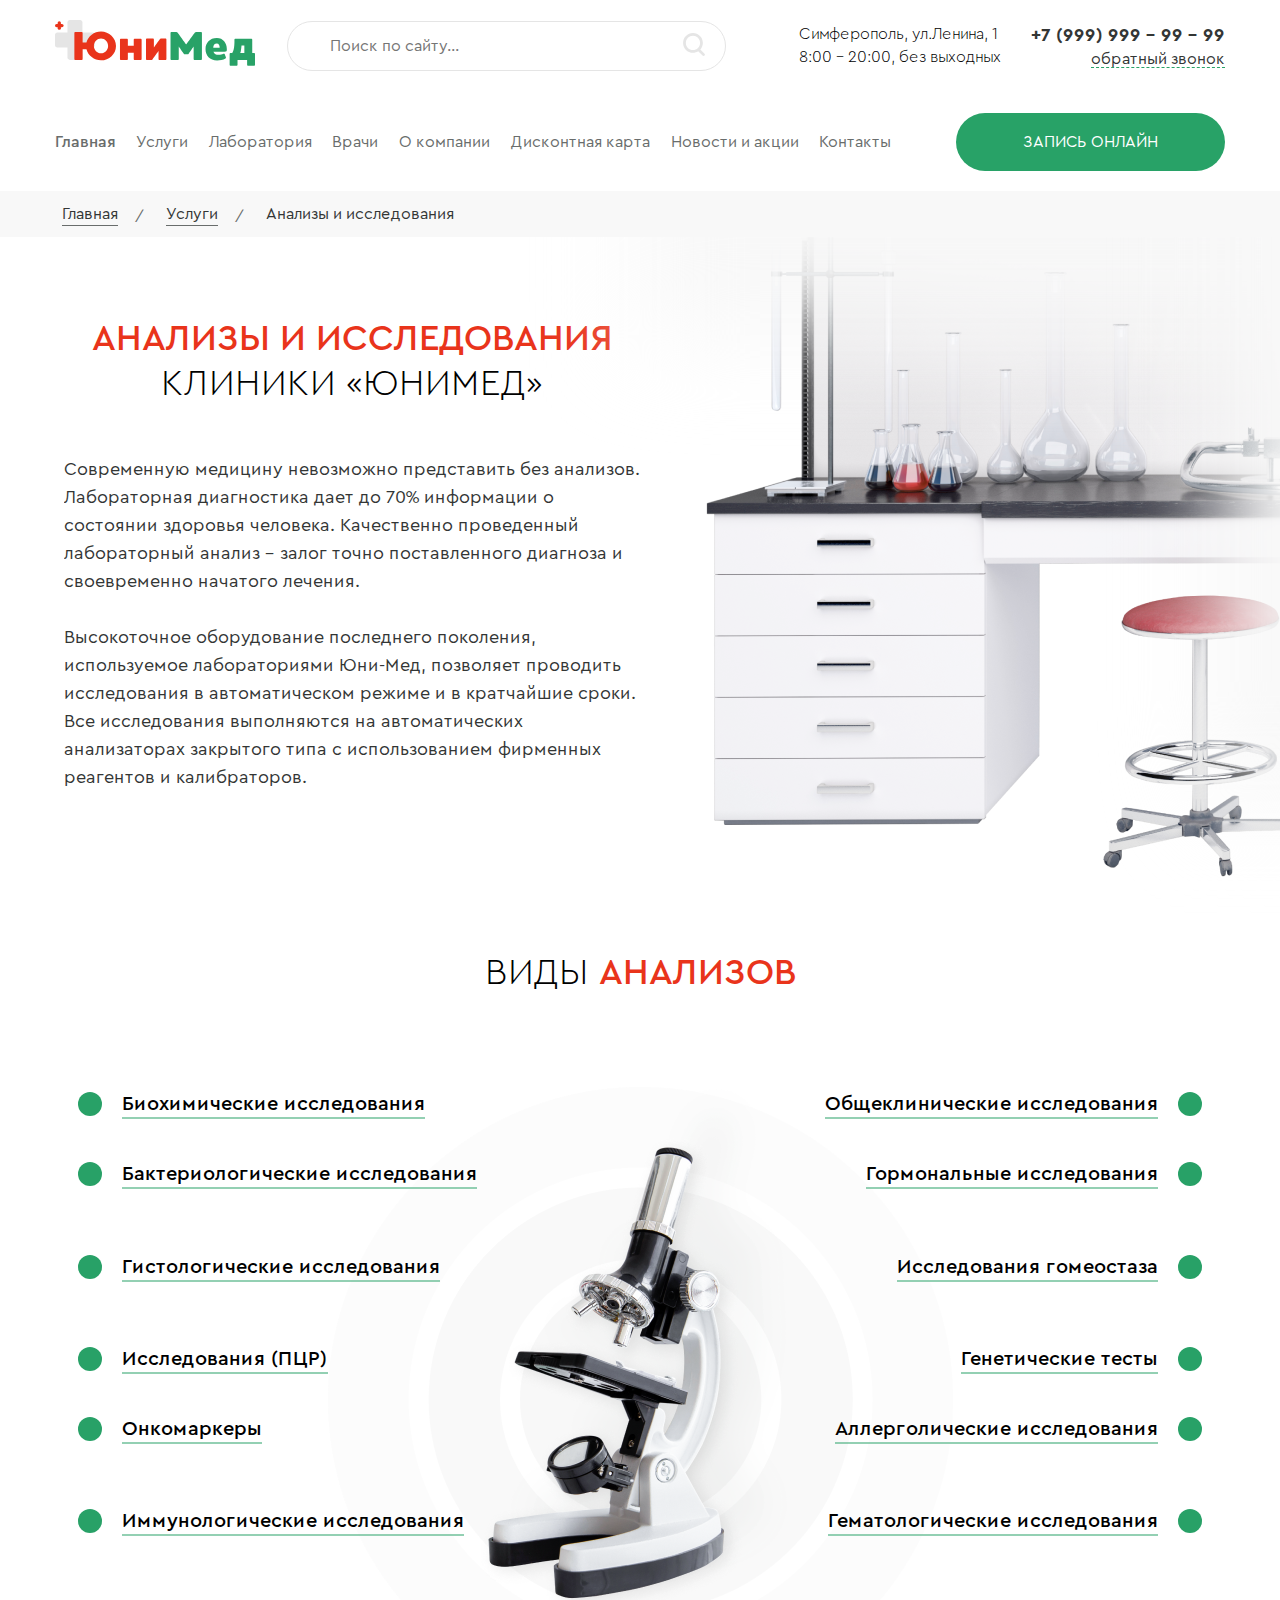
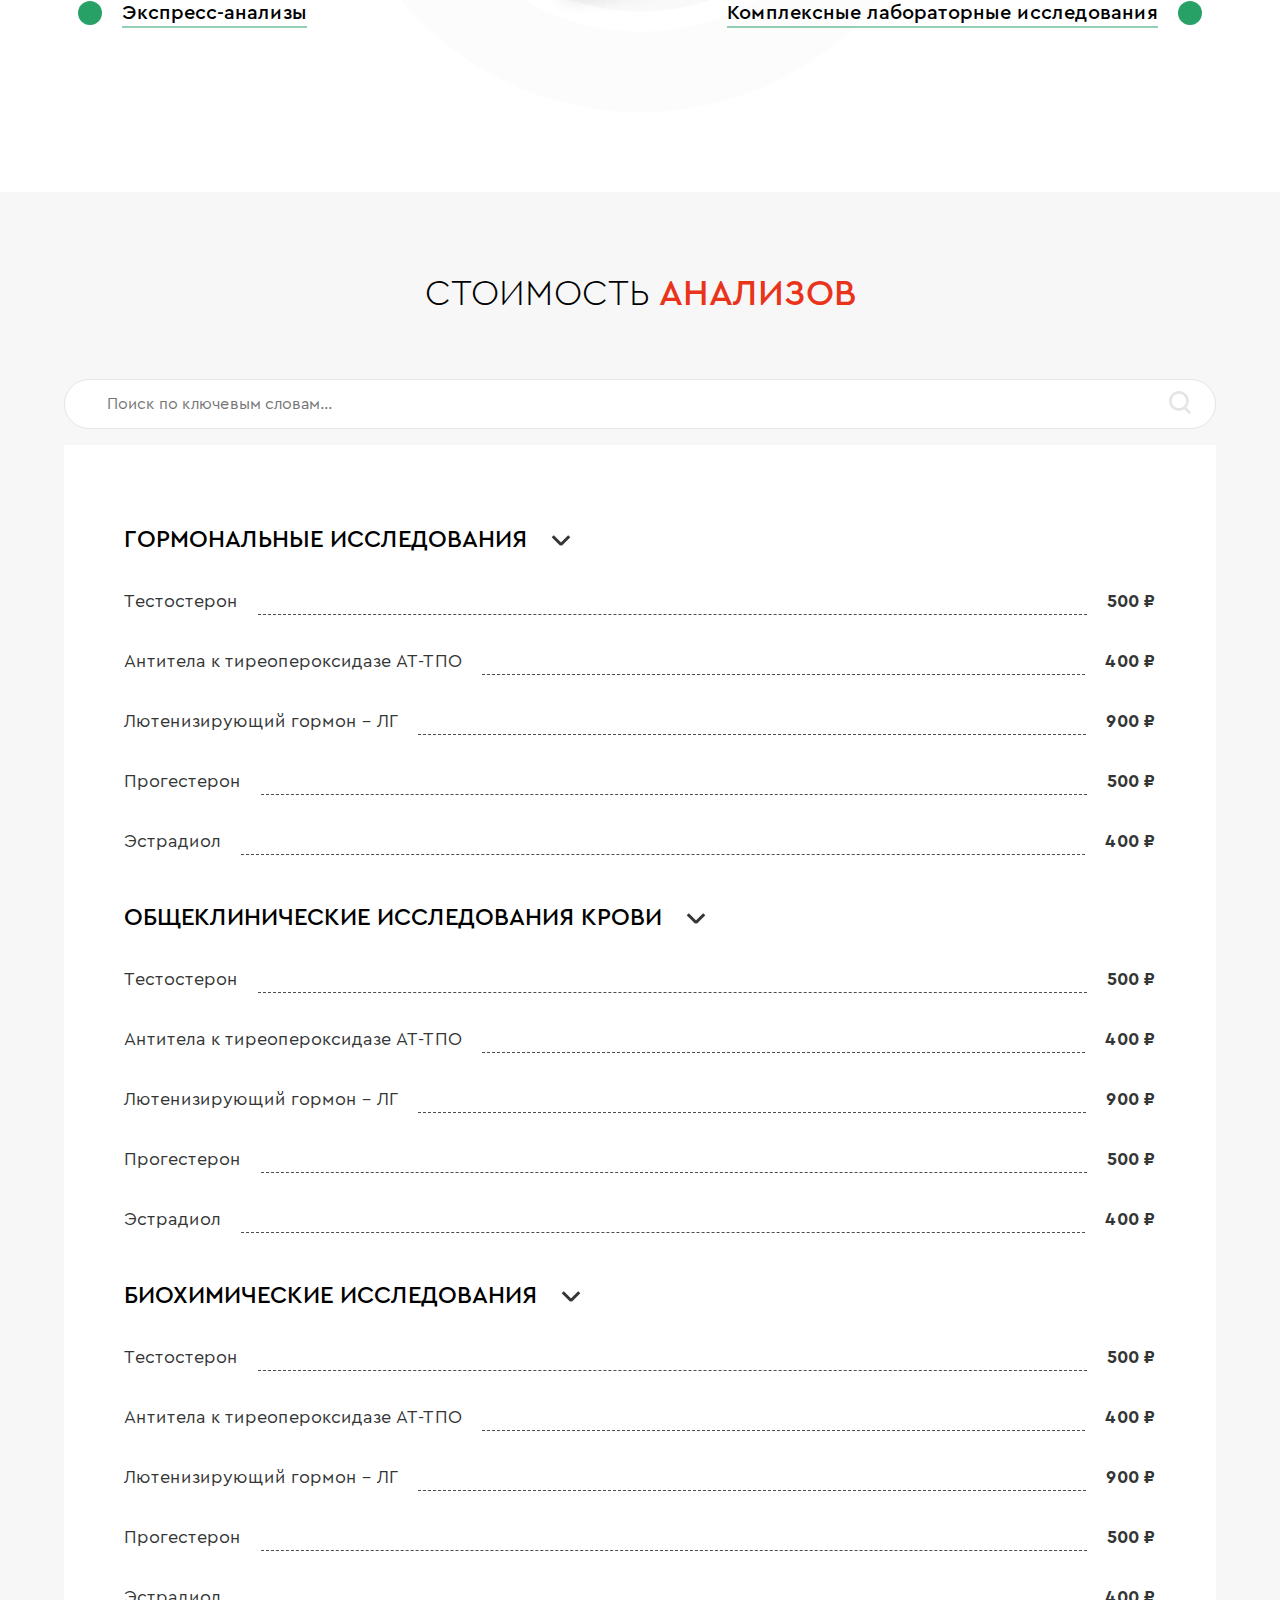
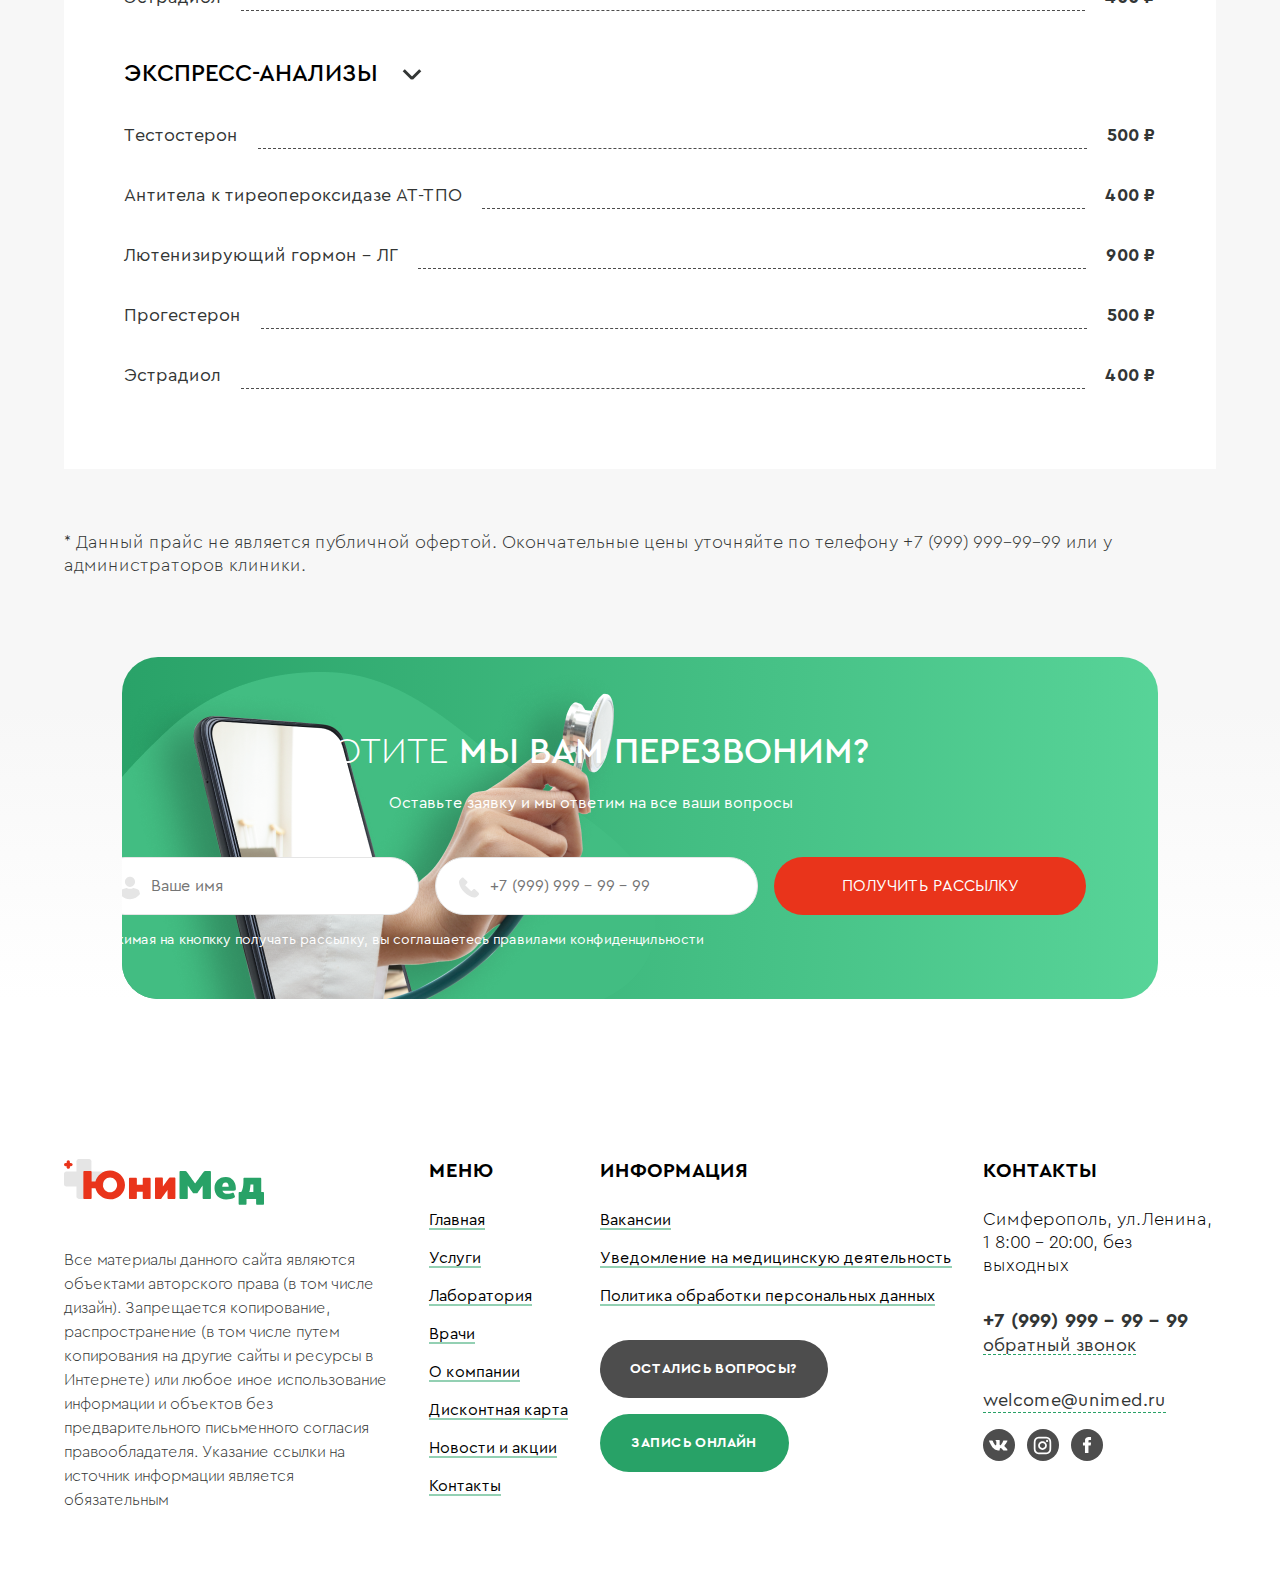
<file: analyses.html>
<!DOCTYPE html>
<html lang="en">
<head>
    <meta charset="UTF-8">
    <meta http-equiv="X-UA-Compatible" content="IE=edge">
    <meta name="viewport" content="width=device-width, initial-scale=1.0">

    <!-- Styles -->
    <link rel="stylesheet" type="text/css" href="css/reset.css">
    <link rel="stylesheet" type="text/css" href="css/main.css">
    <link rel="stylesheet" type="text/css" href="css/animation.css">
    <link rel="stylesheet" type="text/css" href="assets/slick/slick.css"/>

    <!-- Scripts -->
    <script type="text/javascript" src="assets/jquery-3.6.0.min.js"></script>
    <script type="text/javascript" src="assets/slick/slick.min.js"></script>
    <script src="https://api-maps.yandex.ru/2.1/?apikey=f85c11f6-e031-4e15-af56-96c965180636&lang=ru_RU" type="text/javascript"></script>

    <title>ЮниМед</title>
</head>
<body>
    <header class="header">
        <div class="header__top-bar">
            <div class="burger _lock-animation">
                <div class="burger__line burger__line-one"></div>
                <div class="burger__line burger__line-two"></div>
                <div class="burger__line burger__line-three"></div>
            </div>
            <div class="header__logo">
                <a href="/">
                    <svg width="200" height="46" viewBox="0 0 200 46" fill="none" xmlns="http://www.w3.org/2000/svg">
                        <path d="M12.4676 2.28632C12.4676 1.02362 13.4912 0 14.7539 0H25.1423C26.405 0 27.4287 1.02362 27.4287 2.28632V37.6099C27.4287 38.8726 26.405 39.8962 25.1423 39.8962H14.7539C13.4912 39.8962 12.4676 38.8726 12.4676 37.6099V2.28632Z" fill="#E5E5E5"/>
                        <path d="M2.28632 12.4676C1.02362 12.4676 5.09288e-07 13.4912 4.54094e-07 14.7539L0 25.1423C-5.51943e-08 26.405 1.02362 27.4287 2.28632 27.4287L37.6099 27.4287C38.8726 27.4287 39.8962 26.405 39.8962 25.1423V14.7539C39.8962 13.4912 38.8726 12.4676 37.6099 12.4676L2.28632 12.4676Z" fill="#E5E5E5"/>
                        <rect x="2.67969" y="1.25757" width="3.21513" height="8.57369" rx="1.60757" fill="#E9341B"/>
                        <rect width="3.21513" height="8.57369" rx="1.60757" transform="matrix(-4.37114e-08 1 1 4.37114e-08 0 3.93677)" fill="#E9341B"/>
                        <path d="M46.024 11.4087C39.0621 11.4087 33.0606 16.1299 31.4601 22.4516H27.6191V12.8891C27.6191 12.3289 27.179 11.8888 26.6189 11.8888H20.3772C19.8171 11.8888 19.377 12.3289 19.377 12.8891V38.8959C19.377 39.4561 19.8171 39.8962 20.3772 39.8962H26.6189C27.179 39.8962 27.6191 39.4561 27.6191 38.8959V29.3334H31.4601C33.0606 35.6551 39.0621 40.3363 46.024 40.3363C54.1461 40.3363 60.9879 33.8946 60.9879 25.8925C60.9879 17.8904 54.1461 11.4087 46.024 11.4087ZM46.024 33.2544C42.1029 33.2544 38.9021 29.9736 38.9021 25.8925C38.9021 21.8114 42.1029 18.4906 46.024 18.4906C49.945 18.4906 53.1058 21.8114 53.1058 25.8925C53.1058 29.9736 49.945 33.2544 46.024 33.2544Z" fill="#E9341B"/>
                        <path d="M85.6204 18.6506H79.7388C79.1787 18.6506 78.7385 19.0907 78.7385 19.6509V25.8125H72.857V19.6509C72.857 19.0907 72.4169 18.6506 71.8567 18.6506H65.9752C65.415 18.6506 64.9749 19.0907 64.9749 19.6509V38.8959C64.9749 39.4561 65.415 39.8962 65.9752 39.8962H71.8567C72.4169 39.8962 72.857 39.4561 72.857 38.8959V32.6943H78.7385V38.8959C78.7385 39.4561 79.1787 39.8962 79.7388 39.8962H85.6204C86.1805 39.8962 86.6206 39.4561 86.6206 38.8959V19.6509C86.6206 19.0907 86.1805 18.6506 85.6204 18.6506Z" fill="#E9341B"/>
                        <path d="M110.403 18.6106H106.201C105.521 18.6106 105.201 18.7306 104.641 19.4908C103.721 20.7712 98.8795 27.5329 98.8795 27.5329V19.6109C98.8795 19.0907 98.4394 18.6106 97.8792 18.6106H91.9977C91.4375 18.6106 90.9974 19.0907 90.9974 19.6109V38.8959C90.9974 39.4561 91.4375 39.8962 91.9977 39.8962C91.9977 39.8962 96.3588 39.8962 96.3988 39.8962C96.959 39.8962 97.199 39.8162 97.6391 39.176C98.2793 38.2958 103.521 30.9739 103.521 30.9739V38.8959C103.521 39.4561 103.961 39.8962 104.521 39.8962H110.403C110.963 39.8962 111.403 39.4561 111.403 38.8959V19.6109C111.403 19.0907 110.963 18.6106 110.403 18.6106Z" fill="#E9341B"/>
                        <path d="M145.925 11.8889H141.203C140.523 11.8889 140.203 12.129 139.723 12.7291C139.283 13.3293 131.201 24.4122 131.201 24.4122C131.201 24.4122 123.159 13.3293 122.718 12.7291C122.238 12.129 121.918 11.8889 121.238 11.8889H116.517C115.957 11.8889 115.517 12.369 115.517 12.8892V38.896C115.517 39.4562 115.957 39.8963 116.517 39.8963H122.759C123.319 39.8963 123.759 39.4562 123.759 38.896V26.5328C123.759 26.5328 127.72 32.2543 128.4 33.2145C129.16 34.3748 129.6 34.2548 129.92 34.2548C130.24 34.2548 132.161 34.2548 132.521 34.2548C132.841 34.2548 133.281 34.3748 134.041 33.2145C134.682 32.2543 138.643 26.5328 138.643 26.5328V38.896C138.643 39.4562 139.123 39.8963 139.643 39.8963H145.925C146.445 39.8963 146.925 39.4562 146.925 38.896V12.8892C146.925 12.369 146.445 11.8889 145.925 11.8889Z" fill="#28A267"/>
                        <path d="M169.491 31.6941C171.651 31.6941 171.851 31.014 171.851 29.2135C171.851 23.0519 168.13 18.0906 161.849 18.0906C154.647 18.0906 150.526 23.0519 150.526 29.2135C150.526 35.3751 154.687 40.3764 162.169 40.3764C164.93 40.3764 168.17 39.8963 170.491 38.4559C170.851 38.2159 171.131 37.7757 170.891 37.1356C170.691 36.6554 169.931 34.5749 169.771 34.1748C169.451 33.5746 168.891 33.5746 168.371 33.7747C166.93 34.4149 165.49 34.895 163.049 34.815C161.529 34.775 159.208 34.0948 158.408 31.6941C165.53 31.6941 168.611 31.6941 169.491 31.6941ZM161.849 23.612C163.729 23.612 164.69 25.2524 164.69 27.6931H158.248C158.248 25.2124 159.648 23.612 161.849 23.612Z" fill="#28A267"/>
                        <path d="M199.04 33.0145H197.24V19.651C197.24 19.1308 196.8 18.6507 196.239 18.6507H180.435C179.875 18.6507 179.435 19.1308 179.435 19.651C179.435 19.651 179.795 27.1729 178.195 31.014C177.915 31.6541 177.595 32.3343 177.234 33.0145H175.634C175.074 33.0145 174.634 33.4546 174.634 34.0147V44.7376C174.634 45.2977 175.074 45.7378 175.634 45.7378H181.516C182.076 45.7378 182.516 45.2977 182.516 44.7376V39.8963H192.118V44.7376C192.118 45.2977 192.598 45.7378 193.119 45.7378H199.04C199.56 45.7378 200 45.2977 200 44.7376V34.0147C200 33.4546 199.56 33.0145 199.04 33.0145ZM185.797 31.134C186.037 30.0137 186.317 27.7331 186.517 25.5325H189.358V33.0145H185.197C185.437 32.4143 185.637 31.7742 185.797 31.134Z" fill="#28A267"/>
                    </svg>
                </a>
            </div>
            <div class="header__search">
                <input type="text" class="header__search-input" placeholder="Поиск по сайту...">
                <svg class="header__search-icon" height="24" width="24">
                    <use xlink:href="img/icons.svg#search"></use>
                </svg>
            </div>
            <div class="header__contacts">
                <p class="header__adress">Симферополь, ул.Ленина, 1
                    8:00 - 20:00, без выходных</p>
                <div class="header__callback">
                    <a href="tel:+79999999999" class="header__phone">+7 (999) 999 - 99 - 99</a>
                    <a href="#" class="header__callback-button">обратный звонок</a>
                </div>
            </div>
        </div>
        <div class="header__bottom-bar">
            <div class="header__search search_pos_at_burger">
                <input type="text" class="header__search-input" placeholder="Поиск по сайту...">
                <svg class="header__search-icon" height="24" width="24">
                    <use xlink:href="img/icons.svg#search"></use>
                </svg>
            </div>
            <nav class="header__nav">
                <ul class="header__nav-list">
                    <li class="header__nav-item">
                        <a href="/" class="header__nav-link current_nav_link">Главная</a>
                    </li>
                    <li class="header__nav-item">
                        <a href="#" class="header__nav-link">Услуги</a>
                    </li>
                    <li class="header__nav-item">
                        <a href="#" class="header__nav-link">Лаборатория</a>
                    </li>
                    <li class="header__nav-item">
                        <a href="#" class="header__nav-link">Врачи</a>
                    </li>
                    <li class="header__nav-item">
                        <a href="#" class="header__nav-link">О компании</a>
                    </li>
                    <li class="header__nav-item">
                        <a href="#" class="header__nav-link">Дисконтная карта</a>
                    </li>
                    <li class="header__nav-item">
                        <a href="#" class="header__nav-link">Новости и акции</a>
                    </li>
                    <li class="header__nav-item">
                        <a href="#" class="header__nav-link">Контакты</a>
                    </li>
                </ul>
            </nav>
            <a href="#" class="button header__button button--green">
                <span class="button__body">запись онлайн</span>
            </a>
        </div>
        <nav class="breadcrumb" aria-label="Breadcrumb">
            <ul class="breadcrumb__list">
              <li class="breadcrumb__item"><a class="breadcrumb__link" href="/">Главная</a></li>
              <li class="breadcrumb__item"><a class="breadcrumb__link" href="#">Услуги</a></li>
              <li class="breadcrumb__item current"><a class="breadcrumb__link" href="#" aria-current="location">Анализы и исследования</a></li>
            </ul>
          </nav>
    </header>

    <main class="alalysis-page">
        <div class="analysis-page__about">
            <div class="container">
                <div class="analysis-page__about-description">
                    <h2 class="analysis-page__about-heading"><span class="text_color_red">Анализы и исследования</span> 
                        клиники «юнимед»</h2>
                    <p class="analysis-page__about-text">Современную медицину невозможно представить без анализов.
                        Лабораторная диагностика дает до 70% информации о состоянии здоровья человека. 
                        Качественно проведенный лабораторный анализ - залог точно поставленного диагноза и своевременно начатого лечения.</p>             
                    <p class="analysis-page__about-text">Высокоточное оборудование последнего поколения, используемое лабораториями Юни-Мед, 
                        позволяет проводить исследования в автоматическом режиме и в кратчайшие сроки. 
                        Все исследования выполняются на автоматических анализаторах закрытого типа с использованием фирменных реагентов и калибраторов.</p>
                </div>
                <div class="analysis-page__about-image">
                    <img src="img/analisis-page.png" alt="">
                    <div class="image-blur-horizontal"></div>
                    <div class="image-blur-vertical"></div>
                </div>
            </div>
        </div>
        
        <div class="analysis-page__types">
            <div class="container">
                <h2 class="analysis-page__types-heading">Виды <span class="text_color_red">анализов</span></h2>
                <div class="analysis-page__types-content">
                    <ul class="types__list">
                       <li class="types__list-item types__clinical">Общеклинические исследования</li>
                       <li class="types__list-item types__hormonical">Гормональные исследования</li>
                       <li class="types__list-item types__gomeostaz">Исследования гомеостаза</li>
                       <li class="types__list-item types__genetic">Генетические тесты</li>
                       <li class="types__list-item types__alegoric">Аллерголические исследования</li>
                       <li class="types__list-item types__gematology">Гематологические исследования</li>
                       <li class="types__list-item types__complex">Комплексные лабораторные исследования</li>
                       <li class="types__list-item types__list-item--revers types__biochemestry">Биохимические исследования</li>
                       <li class="types__list-item types__list-item--revers types__bacteriology">Бактериологические исследования</li>
                       <li class="types__list-item types__list-item--revers types__gistology">Гистологические исследования</li>
                       <li class="types__list-item types__list-item--revers types__pcr">Исследования (ПЦР)</li>
                       <li class="types__list-item types__list-item--revers types__onkomarker">Онкомаркеры</li>
                       <li class="types__list-item types__list-item--revers types__immuno">Иммунологические исследования</li>
                       <li class="types__list-item types__list-item--revers types__express">Экспресс-анализы</li>
                    </ul>
                    <img src="img/diagnostic-servisec.png" alt="">
                </div>
            </div>
        </div>

        <div class="analysis-page__prices prices">
            <div class="container">
                <h2 class="analysis-page__prices-heading prices-heading">Стоимость <span class="text_color_red">анализов</span></h2>
                <div class="analysis-page__prices-content prices__content">
                    <div class="prices__searchbar">
                        <input type="text" class="prices__searchbar-input" placeholder="Поиск по ключевым словам...">
                        <svg class="prices__search-icon" height="24" width="24">
                            <use xlink:href="img/icons.svg#search"></use>
                        </svg>
                    </div>
                    <div class="prices__tabel">
                        <h4 class="prices__tabel-heading">Гормональные исследования</h4>
                        <ul class="prices__list">
                            <li>
                                <span class="prices__service-name">Тестостерон</span> <div class="dots"></div> <span class="prices__service-price">500 ₽</span>
                            </li>
                            <li>
                                <span class="prices__service-name">Антитела к тиреопероксидазе АТ-ТПО</span> <div class="dots"></div> <span class="prices__service-price">400 ₽</span>
                            </li>
                            <li>
                                <span class="prices__service-name">Лютенизирующий гормон - ЛГ</span> <div class="dots"></div> <span class="prices__service-price">900 ₽</span>
                            </li>
                            <li>
                                <span class="prices__service-name">Прогестерон</span> <div class="dots"></div> <span class="prices__service-price">500 ₽</span>
                            </li>
                            <li>
                                <span class="prices__service-name">Эстрадиол</span> <div class="dots"></div> <span class="prices__service-price">400 ₽</span>
                            </li>
                        </ul>
                        <h4 class="prices__tabel-heading">Общеклинические исследования крови</h4>
                        <ul class="prices__list">
                            <li>
                                <span class="prices__service-name">Тестостерон</span> <div class="dots"></div> <span class="prices__service-price">500 ₽</span>
                            </li>
                            <li>
                                <span class="prices__service-name">Антитела к тиреопероксидазе АТ-ТПО</span> <div class="dots"></div> <span class="prices__service-price">400 ₽</span>
                            </li>
                            <li>
                                <span class="prices__service-name">Лютенизирующий гормон - ЛГ</span> <div class="dots"></div> <span class="prices__service-price">900 ₽</span>
                            </li>
                            <li>
                                <span class="prices__service-name">Прогестерон</span> <div class="dots"></div> <span class="prices__service-price">500 ₽</span>
                            </li>
                            <li>
                                <span class="prices__service-name">Эстрадиол</span> <div class="dots"></div> <span class="prices__service-price">400 ₽</span>
                            </li>
                        </ul>
                        <h4 class="prices__tabel-heading">Биохимические исследования</h4>
                        <ul class="prices__list">
                            <li>
                                <span class="prices__service-name">Тестостерон</span> <div class="dots"></div> <span class="prices__service-price">500 ₽</span>
                            </li>
                            <li>
                                <span class="prices__service-name">Антитела к тиреопероксидазе АТ-ТПО</span> <div class="dots"></div> <span class="prices__service-price">400 ₽</span>
                            </li>
                            <li>
                                <span class="prices__service-name">Лютенизирующий гормон - ЛГ</span> <div class="dots"></div> <span class="prices__service-price">900 ₽</span>
                            </li>
                            <li>
                                <span class="prices__service-name">Прогестерон</span> <div class="dots"></div> <span class="prices__service-price">500 ₽</span>
                            </li>
                            <li>
                                <span class="prices__service-name">Эстрадиол</span> <div class="dots"></div> <span class="prices__service-price">400 ₽</span>
                            </li>
                        </ul>
                        <h4 class="prices__tabel-heading">Экспресс-анализы</h4>
                        <ul class="prices__list">
                            <li>
                                <span class="prices__service-name">Тестостерон</span> <div class="dots"></div> <span class="prices__service-price">500 ₽</span>
                            </li>
                            <li>
                                <span class="prices__service-name">Антитела к тиреопероксидазе АТ-ТПО</span> <div class="dots"></div> <span class="prices__service-price">400 ₽</span>
                            </li>
                            <li>
                                <span class="prices__service-name">Лютенизирующий гормон - ЛГ</span> <div class="dots"></div> <span class="prices__service-price">900 ₽</span>
                            </li>
                            <li>
                                <span class="prices__service-name">Прогестерон</span> <div class="dots"></div> <span class="prices__service-price">500 ₽</span>
                            </li>
                            <li>
                                <span class="prices__service-name">Эстрадиол</span> <div class="dots"></div> <span class="prices__service-price">400 ₽</span>
                            </li>
                        </ul>
                    </div>
                    <p class="prices__info-text">* Данный прайс не является публичной офертой. Окончательные цены уточняйте по телефону +7 (999) 999-99-99 или у администраторов клиники.</p>
                    <div class="service-page__cta cta">
                        <div class="service-page__cta-image cta-image">
                            <img src="img/scope-with-phone.png" alt="">
                        </div>
                        <div class="service-page__cta-content cta-content">
                            <h2 class="service-page__cta-heading cta-heading">хотите<span class="text--medium"> мы вам перезвоним?</span></h2>
                            <p class="service-page__cta-text cta-text">Оставьте заявку и мы ответим на все ваши вопросы</p>
                            <form action="" class="service-page__cta-form form">
                                <div class="form-input__inner form-input__name">
                                    <input type="text" class="form-input form-input__name" placeholder="Ваше имя">
                                    <svg class="person-icon form-input__icon" width="20" height="24">
                                        <use xlink:href="img/icons.svg#person"></use>
                                    </svg>
                                </div>
                                <div class="form-input__inner form-input__phone">
                                    <input class="form-input form-input__phone" type="tel" placeholder="+7 (999) 999 - 99 - 99">
                                    <svg class="phone-icon form-input__icon" width="20" height="21">
                                        <use xlink:href="img/icons.svg#phone"></use>
                                    </svg>
                                </div>
                                <button type="submit" class="button form__button button--red">
                                    <span class="button__body">получить рассылку</span>
                                </button>
                                <p class="form__accept-text">Нажимая на кнопкку получать рассылку, вы соглашаетесь правилами конфиденцильности</p>
                            </form>
                        </div>
                    </div>
                </div>
            </div>
        </div>
    </main>

<script src="js/functions.js"></script>
<script src="js/slider.js"></script>
<footer class="footer">
    <div class="container">
        <div class="footer-col footer__about">
            <div class="footer__logo">
                <a href="/">
                    <svg width="200" height="46" viewBox="0 0 200 46" fill="none" xmlns="http://www.w3.org/2000/svg">
                        <path d="M12.4676 2.28632C12.4676 1.02362 13.4912 0 14.7539 0H25.1423C26.405 0 27.4287 1.02362 27.4287 2.28632V37.6099C27.4287 38.8726 26.405 39.8962 25.1423 39.8962H14.7539C13.4912 39.8962 12.4676 38.8726 12.4676 37.6099V2.28632Z" fill="#E5E5E5"/>
                        <path d="M2.28632 12.4676C1.02362 12.4676 5.09288e-07 13.4912 4.54094e-07 14.7539L0 25.1423C-5.51943e-08 26.405 1.02362 27.4287 2.28632 27.4287L37.6099 27.4287C38.8726 27.4287 39.8962 26.405 39.8962 25.1423V14.7539C39.8962 13.4912 38.8726 12.4676 37.6099 12.4676L2.28632 12.4676Z" fill="#E5E5E5"/>
                        <rect x="2.67969" y="1.25757" width="3.21513" height="8.57369" rx="1.60757" fill="#E9341B"/>
                        <rect width="3.21513" height="8.57369" rx="1.60757" transform="matrix(-4.37114e-08 1 1 4.37114e-08 0 3.93677)" fill="#E9341B"/>
                        <path d="M46.024 11.4087C39.0621 11.4087 33.0606 16.1299 31.4601 22.4516H27.6191V12.8891C27.6191 12.3289 27.179 11.8888 26.6189 11.8888H20.3772C19.8171 11.8888 19.377 12.3289 19.377 12.8891V38.8959C19.377 39.4561 19.8171 39.8962 20.3772 39.8962H26.6189C27.179 39.8962 27.6191 39.4561 27.6191 38.8959V29.3334H31.4601C33.0606 35.6551 39.0621 40.3363 46.024 40.3363C54.1461 40.3363 60.9879 33.8946 60.9879 25.8925C60.9879 17.8904 54.1461 11.4087 46.024 11.4087ZM46.024 33.2544C42.1029 33.2544 38.9021 29.9736 38.9021 25.8925C38.9021 21.8114 42.1029 18.4906 46.024 18.4906C49.945 18.4906 53.1058 21.8114 53.1058 25.8925C53.1058 29.9736 49.945 33.2544 46.024 33.2544Z" fill="#E9341B"/>
                        <path d="M85.6204 18.6506H79.7388C79.1787 18.6506 78.7385 19.0907 78.7385 19.6509V25.8125H72.857V19.6509C72.857 19.0907 72.4169 18.6506 71.8567 18.6506H65.9752C65.415 18.6506 64.9749 19.0907 64.9749 19.6509V38.8959C64.9749 39.4561 65.415 39.8962 65.9752 39.8962H71.8567C72.4169 39.8962 72.857 39.4561 72.857 38.8959V32.6943H78.7385V38.8959C78.7385 39.4561 79.1787 39.8962 79.7388 39.8962H85.6204C86.1805 39.8962 86.6206 39.4561 86.6206 38.8959V19.6509C86.6206 19.0907 86.1805 18.6506 85.6204 18.6506Z" fill="#E9341B"/>
                        <path d="M110.403 18.6106H106.201C105.521 18.6106 105.201 18.7306 104.641 19.4908C103.721 20.7712 98.8795 27.5329 98.8795 27.5329V19.6109C98.8795 19.0907 98.4394 18.6106 97.8792 18.6106H91.9977C91.4375 18.6106 90.9974 19.0907 90.9974 19.6109V38.8959C90.9974 39.4561 91.4375 39.8962 91.9977 39.8962C91.9977 39.8962 96.3588 39.8962 96.3988 39.8962C96.959 39.8962 97.199 39.8162 97.6391 39.176C98.2793 38.2958 103.521 30.9739 103.521 30.9739V38.8959C103.521 39.4561 103.961 39.8962 104.521 39.8962H110.403C110.963 39.8962 111.403 39.4561 111.403 38.8959V19.6109C111.403 19.0907 110.963 18.6106 110.403 18.6106Z" fill="#E9341B"/>
                        <path d="M145.925 11.8889H141.203C140.523 11.8889 140.203 12.129 139.723 12.7291C139.283 13.3293 131.201 24.4122 131.201 24.4122C131.201 24.4122 123.159 13.3293 122.718 12.7291C122.238 12.129 121.918 11.8889 121.238 11.8889H116.517C115.957 11.8889 115.517 12.369 115.517 12.8892V38.896C115.517 39.4562 115.957 39.8963 116.517 39.8963H122.759C123.319 39.8963 123.759 39.4562 123.759 38.896V26.5328C123.759 26.5328 127.72 32.2543 128.4 33.2145C129.16 34.3748 129.6 34.2548 129.92 34.2548C130.24 34.2548 132.161 34.2548 132.521 34.2548C132.841 34.2548 133.281 34.3748 134.041 33.2145C134.682 32.2543 138.643 26.5328 138.643 26.5328V38.896C138.643 39.4562 139.123 39.8963 139.643 39.8963H145.925C146.445 39.8963 146.925 39.4562 146.925 38.896V12.8892C146.925 12.369 146.445 11.8889 145.925 11.8889Z" fill="#28A267"/>
                        <path d="M169.491 31.6941C171.651 31.6941 171.851 31.014 171.851 29.2135C171.851 23.0519 168.13 18.0906 161.849 18.0906C154.647 18.0906 150.526 23.0519 150.526 29.2135C150.526 35.3751 154.687 40.3764 162.169 40.3764C164.93 40.3764 168.17 39.8963 170.491 38.4559C170.851 38.2159 171.131 37.7757 170.891 37.1356C170.691 36.6554 169.931 34.5749 169.771 34.1748C169.451 33.5746 168.891 33.5746 168.371 33.7747C166.93 34.4149 165.49 34.895 163.049 34.815C161.529 34.775 159.208 34.0948 158.408 31.6941C165.53 31.6941 168.611 31.6941 169.491 31.6941ZM161.849 23.612C163.729 23.612 164.69 25.2524 164.69 27.6931H158.248C158.248 25.2124 159.648 23.612 161.849 23.612Z" fill="#28A267"/>
                        <path d="M199.04 33.0145H197.24V19.651C197.24 19.1308 196.8 18.6507 196.239 18.6507H180.435C179.875 18.6507 179.435 19.1308 179.435 19.651C179.435 19.651 179.795 27.1729 178.195 31.014C177.915 31.6541 177.595 32.3343 177.234 33.0145H175.634C175.074 33.0145 174.634 33.4546 174.634 34.0147V44.7376C174.634 45.2977 175.074 45.7378 175.634 45.7378H181.516C182.076 45.7378 182.516 45.2977 182.516 44.7376V39.8963H192.118V44.7376C192.118 45.2977 192.598 45.7378 193.119 45.7378H199.04C199.56 45.7378 200 45.2977 200 44.7376V34.0147C200 33.4546 199.56 33.0145 199.04 33.0145ZM185.797 31.134C186.037 30.0137 186.317 27.7331 186.517 25.5325H189.358V33.0145H185.197C185.437 32.4143 185.637 31.7742 185.797 31.134Z" fill="#28A267"/>
                    </svg>
                </a>
            </div>
            <p class="footer__text">Все материалы данного сайта являются объектами авторского права (в том числе дизайн). 
                Запрещается копирование, распространение (в том числе путем копирования на другие сайты и ресурсы в Интернете) 
                или любое иное использование информации и объектов без предварительного письменного согласия правообладателя. 
                Указание ссылки на источник информации является обязательным</p>
        </div>
        <div class="footer-col footer__menu">
            <h5 class="footer__heading">меню</h5>
            <ul class="footer__link-list">
                <li>
                    <a href="/" class="footer__link">Главная</a>
                </li>
                <li>
                    <a href="#" class="footer__link">Услуги</a>
                </li>
                <li>
                    <a href="#" class="footer__link">Лаборатория</a>
                </li>
                <li>
                    <a href="#" class="footer__link">Врачи</a>
                </li>
                <li>
                    <a href="#" class="footer__link">О компании</a>
                </li>
                <li>
                    <a href="#" class="footer__link">Дисконтная карта</a>
                </li>
                <li>
                    <a href="#" class="footer__link">Новости и акции</a>
                </li>
                <li>
                    <a href="#" class="footer__link">Контакты</a>
                </li>
            </ul>
        </div>
        <div class="footer-col footer__info">
            <h5 class="footer__heading">информация</h5>
            <ul class="footer__link-list">
                <li>
                    <a href="#" class="footer__link">Вакансии</a>
                </li>
                <li>
                    <a href="#" class="footer__link">Уведомление на медицинскую деятельность</a>
                </li>
                <li>
                    <a href="#" class="footer__link">Политика обработки персональных данных</a>
                </li>
            </ul>
            <a href="#" class="button footer__button-q button--gray">
                <span class="button__body">остались вопросы?</span>
            </a>
            <a href="#" class="button footer__button-a button--green">
                <span class="button__body">запись онлайн</span>
            </a>
        </div>
        <div class="footer-col footer__contacts">
            <h5 class="footer__heading">контакты</h5>
            <p class="footer__adress">Симферополь, ул.Ленина, 1
                8:00 - 20:00, без выходных</p>
            <div class="footer__callback">
                <a href="tel:+79999999999" class="footer__phone">+7 (999) 999 - 99 - 99</a>
                <a href="#" class="footer__callback-button">обратный звонок</a>
            </div>
            <a href="mailto:welcome@unimed.ru" class="footer__email">welcome@unimed.ru</a>
            <div class="footer__icons">
                <a href="" class="footer__icon">
                    <svg class="vk-icon" height="12" width="19">
                        <use xlink:href="img/icons.svg#vk"></use>
                    </svg>
                </a>
                <a href="" class="footer__icon">
                    <svg class="inst-icon" height="21" width="21">
                        <use xlink:href="img/icons.svg#inst"></use>
                    </svg>
                </a>                        
                <a href="" class="footer__icon">
                    <svg class="fb-icon" height="16" width="16">
                        <use xlink:href="img/icons.svg#fb"></use>
                    </svg>
                </a>
            </div>
        </div>
    </div>
</footer>
</body>
</html>
</file>
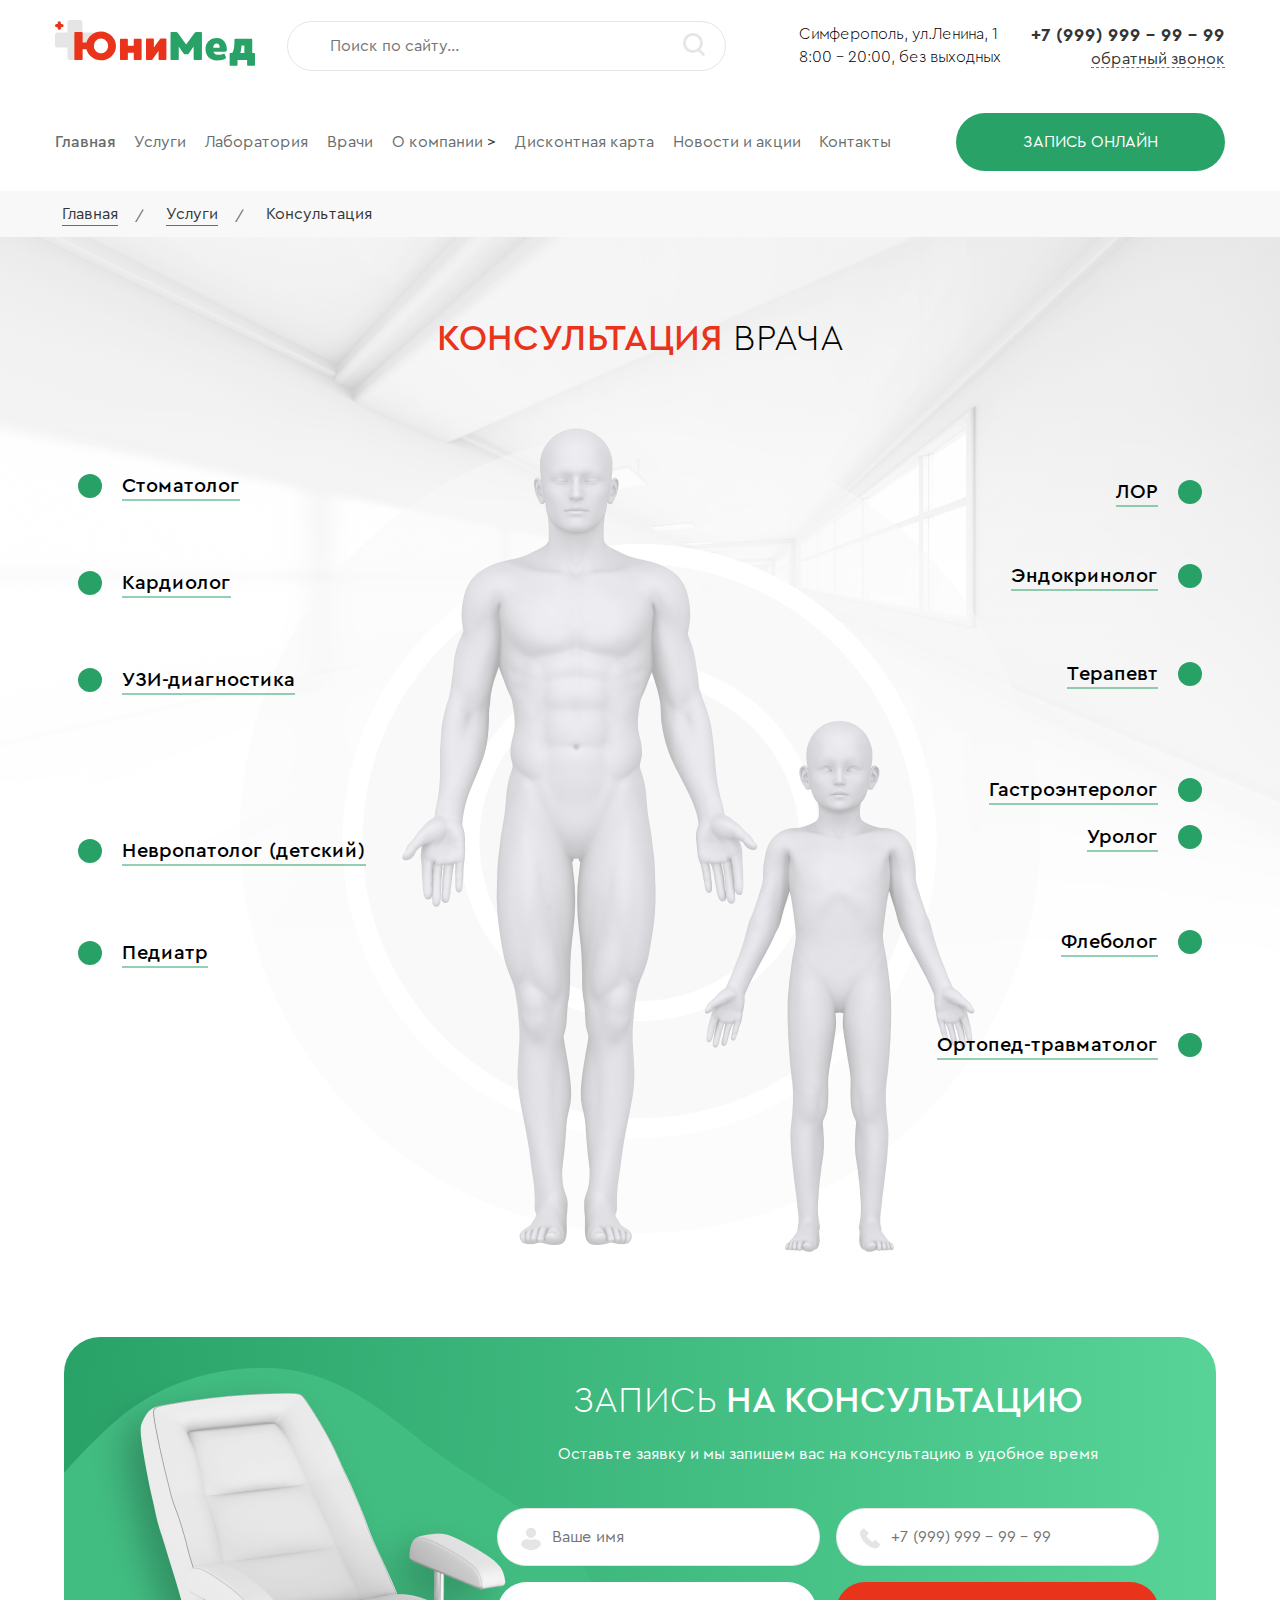
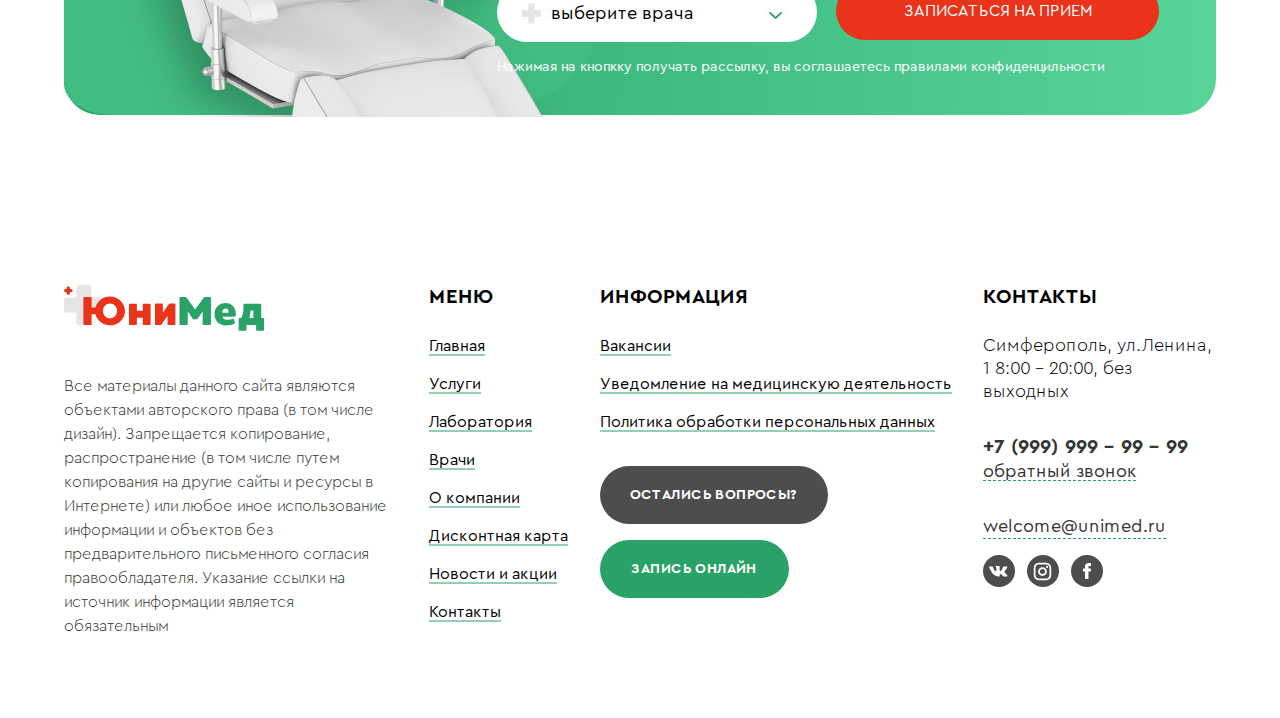
<file: consultation.html>
<!DOCTYPE html>
<html lang="en">
<head>
    <meta charset="UTF-8">
    <meta http-equiv="X-UA-Compatible" content="IE=edge">
    <meta name="viewport" content="width=device-width, initial-scale=1.0">

    <!-- Styles -->
    <link rel="stylesheet" type="text/css" href="css/reset.css">
    <link rel="stylesheet" type="text/css" href="css/main.css">
    <link rel="stylesheet" type="text/css" href="css/animation.css">
    <link rel="stylesheet" type="text/css" href="assets/slick/slick.css"/>

    <!-- Scripts -->
    <script type="text/javascript" src="assets/jquery-3.6.0.min.js"></script>
    <script type="text/javascript" src="assets/slick/slick.min.js"></script>
    <script src="https://api-maps.yandex.ru/2.1/?apikey=f85c11f6-e031-4e15-af56-96c965180636&lang=ru_RU" type="text/javascript"></script>

    <title>ЮниМед</title>
</head>
<body>
    <header class="header">
        <div class="header__top-bar">
            <div class="burger _lock-animation">
                <div class="burger__line burger__line-one"></div>
                <div class="burger__line burger__line-two"></div>
                <div class="burger__line burger__line-three"></div>
            </div>
            <div class="header__logo">
                <a href="/">
                    <svg width="200" height="46" viewBox="0 0 200 46" fill="none" xmlns="http://www.w3.org/2000/svg">
                        <path d="M12.4676 2.28632C12.4676 1.02362 13.4912 0 14.7539 0H25.1423C26.405 0 27.4287 1.02362 27.4287 2.28632V37.6099C27.4287 38.8726 26.405 39.8962 25.1423 39.8962H14.7539C13.4912 39.8962 12.4676 38.8726 12.4676 37.6099V2.28632Z" fill="#E5E5E5"/>
                        <path d="M2.28632 12.4676C1.02362 12.4676 5.09288e-07 13.4912 4.54094e-07 14.7539L0 25.1423C-5.51943e-08 26.405 1.02362 27.4287 2.28632 27.4287L37.6099 27.4287C38.8726 27.4287 39.8962 26.405 39.8962 25.1423V14.7539C39.8962 13.4912 38.8726 12.4676 37.6099 12.4676L2.28632 12.4676Z" fill="#E5E5E5"/>
                        <rect x="2.67969" y="1.25757" width="3.21513" height="8.57369" rx="1.60757" fill="#E9341B"/>
                        <rect width="3.21513" height="8.57369" rx="1.60757" transform="matrix(-4.37114e-08 1 1 4.37114e-08 0 3.93677)" fill="#E9341B"/>
                        <path d="M46.024 11.4087C39.0621 11.4087 33.0606 16.1299 31.4601 22.4516H27.6191V12.8891C27.6191 12.3289 27.179 11.8888 26.6189 11.8888H20.3772C19.8171 11.8888 19.377 12.3289 19.377 12.8891V38.8959C19.377 39.4561 19.8171 39.8962 20.3772 39.8962H26.6189C27.179 39.8962 27.6191 39.4561 27.6191 38.8959V29.3334H31.4601C33.0606 35.6551 39.0621 40.3363 46.024 40.3363C54.1461 40.3363 60.9879 33.8946 60.9879 25.8925C60.9879 17.8904 54.1461 11.4087 46.024 11.4087ZM46.024 33.2544C42.1029 33.2544 38.9021 29.9736 38.9021 25.8925C38.9021 21.8114 42.1029 18.4906 46.024 18.4906C49.945 18.4906 53.1058 21.8114 53.1058 25.8925C53.1058 29.9736 49.945 33.2544 46.024 33.2544Z" fill="#E9341B"/>
                        <path d="M85.6204 18.6506H79.7388C79.1787 18.6506 78.7385 19.0907 78.7385 19.6509V25.8125H72.857V19.6509C72.857 19.0907 72.4169 18.6506 71.8567 18.6506H65.9752C65.415 18.6506 64.9749 19.0907 64.9749 19.6509V38.8959C64.9749 39.4561 65.415 39.8962 65.9752 39.8962H71.8567C72.4169 39.8962 72.857 39.4561 72.857 38.8959V32.6943H78.7385V38.8959C78.7385 39.4561 79.1787 39.8962 79.7388 39.8962H85.6204C86.1805 39.8962 86.6206 39.4561 86.6206 38.8959V19.6509C86.6206 19.0907 86.1805 18.6506 85.6204 18.6506Z" fill="#E9341B"/>
                        <path d="M110.403 18.6106H106.201C105.521 18.6106 105.201 18.7306 104.641 19.4908C103.721 20.7712 98.8795 27.5329 98.8795 27.5329V19.6109C98.8795 19.0907 98.4394 18.6106 97.8792 18.6106H91.9977C91.4375 18.6106 90.9974 19.0907 90.9974 19.6109V38.8959C90.9974 39.4561 91.4375 39.8962 91.9977 39.8962C91.9977 39.8962 96.3588 39.8962 96.3988 39.8962C96.959 39.8962 97.199 39.8162 97.6391 39.176C98.2793 38.2958 103.521 30.9739 103.521 30.9739V38.8959C103.521 39.4561 103.961 39.8962 104.521 39.8962H110.403C110.963 39.8962 111.403 39.4561 111.403 38.8959V19.6109C111.403 19.0907 110.963 18.6106 110.403 18.6106Z" fill="#E9341B"/>
                        <path d="M145.925 11.8889H141.203C140.523 11.8889 140.203 12.129 139.723 12.7291C139.283 13.3293 131.201 24.4122 131.201 24.4122C131.201 24.4122 123.159 13.3293 122.718 12.7291C122.238 12.129 121.918 11.8889 121.238 11.8889H116.517C115.957 11.8889 115.517 12.369 115.517 12.8892V38.896C115.517 39.4562 115.957 39.8963 116.517 39.8963H122.759C123.319 39.8963 123.759 39.4562 123.759 38.896V26.5328C123.759 26.5328 127.72 32.2543 128.4 33.2145C129.16 34.3748 129.6 34.2548 129.92 34.2548C130.24 34.2548 132.161 34.2548 132.521 34.2548C132.841 34.2548 133.281 34.3748 134.041 33.2145C134.682 32.2543 138.643 26.5328 138.643 26.5328V38.896C138.643 39.4562 139.123 39.8963 139.643 39.8963H145.925C146.445 39.8963 146.925 39.4562 146.925 38.896V12.8892C146.925 12.369 146.445 11.8889 145.925 11.8889Z" fill="#28A267"/>
                        <path d="M169.491 31.6941C171.651 31.6941 171.851 31.014 171.851 29.2135C171.851 23.0519 168.13 18.0906 161.849 18.0906C154.647 18.0906 150.526 23.0519 150.526 29.2135C150.526 35.3751 154.687 40.3764 162.169 40.3764C164.93 40.3764 168.17 39.8963 170.491 38.4559C170.851 38.2159 171.131 37.7757 170.891 37.1356C170.691 36.6554 169.931 34.5749 169.771 34.1748C169.451 33.5746 168.891 33.5746 168.371 33.7747C166.93 34.4149 165.49 34.895 163.049 34.815C161.529 34.775 159.208 34.0948 158.408 31.6941C165.53 31.6941 168.611 31.6941 169.491 31.6941ZM161.849 23.612C163.729 23.612 164.69 25.2524 164.69 27.6931H158.248C158.248 25.2124 159.648 23.612 161.849 23.612Z" fill="#28A267"/>
                        <path d="M199.04 33.0145H197.24V19.651C197.24 19.1308 196.8 18.6507 196.239 18.6507H180.435C179.875 18.6507 179.435 19.1308 179.435 19.651C179.435 19.651 179.795 27.1729 178.195 31.014C177.915 31.6541 177.595 32.3343 177.234 33.0145H175.634C175.074 33.0145 174.634 33.4546 174.634 34.0147V44.7376C174.634 45.2977 175.074 45.7378 175.634 45.7378H181.516C182.076 45.7378 182.516 45.2977 182.516 44.7376V39.8963H192.118V44.7376C192.118 45.2977 192.598 45.7378 193.119 45.7378H199.04C199.56 45.7378 200 45.2977 200 44.7376V34.0147C200 33.4546 199.56 33.0145 199.04 33.0145ZM185.797 31.134C186.037 30.0137 186.317 27.7331 186.517 25.5325H189.358V33.0145H185.197C185.437 32.4143 185.637 31.7742 185.797 31.134Z" fill="#28A267"/>
                    </svg>
                </a>
            </div>
            <div class="header__search">
                <input type="text" class="header__search-input" placeholder="Поиск по сайту...">
                <svg class="header__search-icon" height="24" width="24">
                    <use xlink:href="img/icons.svg#search"></use>
                </svg>
            </div>
            <div class="header__contacts">
                <p class="header__adress">Симферополь, ул.Ленина, 1
                    8:00 - 20:00, без выходных</p>
                <div class="header__callback">
                    <a href="tel:+79999999999" class="header__phone">+7 (999) 999 - 99 - 99</a>
                    <a href="#" class="header__callback-button">обратный звонок</a>
                </div>
            </div>
        </div>
        <div class="header__bottom-bar">
            <div class="header__search search_pos_at_burger">
                <input type="text" class="header__search-input" placeholder="Поиск по сайту...">
                <svg class="header__search-icon" height="24" width="24">
                    <use xlink:href="img/icons.svg#search"></use>
                </svg>
            </div>
            <nav class="header__nav">
                <ul class="header__nav-list">
                    <li class="header__nav-item">
                        <a href="/" class="header__nav-link current_nav_link">Главная</a>
                    </li>
                    <li class="header__nav-item">
                        <a href="#" class="header__nav-link">Услуги</a>
                    </li>
                    <li class="header__nav-item">
                        <a href="#" class="header__nav-link">Лаборатория</a>
                    </li>
                    <li class="header__nav-item">
                        <a href="#" class="header__nav-link">Врачи</a>
                    </li>
                    <li class="header__nav-item">
                        <a href="#" class="header__nav-link">О компании</a>
                    </li<img class="doctor-zone-img therapist-zone hidden" src="img/terapevt.png" alt="">>
                    <li class="header__nav-item">
                        <a href="#" class="header__nav-link">Дисконтная карта</a>
                    </li>
                    <li class="header__nav-item">
                        <a href="#" class="header__nav-link">Новости и акции</a>
                    </li>
                    <li class="header__nav-item">
                        <a href="#" class="header__nav-link">Контакты</a>
                    </li>
                </ul>
            </nav>
            <a href="#" class="button header__button button--green">
                <span class="button__body">запись онлайн</span>
            </a>
        </div>
        <nav class="breadcrumb" aria-label="Breadcrumb">
            <ul class="breadcrumb__list">
              <li class="breadcrumb__item"><a class="breadcrumb__link" href="/">Главная</a></li>
              <li class="breadcrumb__item"><a class="breadcrumb__link" href="#">Услуги</a></li>
              <li class="breadcrumb__item current"><a class="breadcrumb__link" href="#" aria-current="location">Консультация</a></li>
            </ul>
          </nav>
    </header>

    <main class="consultation-page">
        <div class="consultation-page__consultation">
            <div class="container">
                <h2 class="consultation-page__consultation-heading"><span class="text_color_red">Консультация </span>врача</h2>
                <div class="consultation__content">
                    <ul class="consultation__doctor-list">
                        <li class="consultation__list-item lor" data-hover="lor-zone">ЛОР</li>
                        <li class="consultation__list-item endocrinologist" data-hover="endocrinologist-zone">Эндокринолог</li>
                        <li class="consultation__list-item gastroenterologist" data-hover="gastroenterologist-zone">Гастроэнтеролог</li>
                        <li class="consultation__list-item urologist" data-hover="urologist-zone">Уролог</li>
                        <li class="consultation__list-item therapist" data-hover="therapist-zone">Терапевт</li>
                        <li class="consultation__list-item phlebologist" data-hover="phlebologist-zone">Флеболог</li>
                        <li class="consultation__list-item traumatologist" data-hover="traumatologist-zone">Ортопед-травматолог</li>
                        <li class="consultation__list-item dantist consultation__list-item--reverse" data-hover="dantist-zone">Стоматолог</li>
                        <li class="consultation__list-item cardiology consultation__list-item--reverse" data-hover="cardiologist-zone">Кардиолог</li>
                        <li class="consultation__list-item ultrasound consultation__list-item--reverse" data-hover="ultrasound-zone">УЗИ-диагностика</li>
                        <li class="consultation__list-item neurologist consultation__list-item--reverse" data-hover="">Невропатолог (детский)</li>
                        <li class="consultation__list-item pediatrician consultation__list-item--reverse" data-hover="">Педиатр</li>
                    </ul>
                    <div class="docor-zones">
                        <img src="img/doctor-zones.png" alt="">
                        <img class="doctor-zone-img  lor-zone hidden" src="img/lor.png" alt="">
                        <img class="doctor-zone-img endocrinologist-zone hidden" src="img/endocrinol.png" alt="">
                        <img class="doctor-zone-img gastroenterologist-zone hidden" src="img/gastroendocrin.png" alt="">
                        <img class="doctor-zone-img ultrasound-zone hidden" src="img/uzilogist.png" alt="">
                        <img class="doctor-zone-img urologist-zone hidden" src="img/urologist.png" alt="">
                        <img class="doctor-zone-img therapist-zone hidden" src="img/terapevt.png" alt="">
                        <img class="doctor-zone-img dantist-zone hidden" src="img/dantist.png" alt="">
                        <img class="doctor-zone-img cardiologist-zone hidden" src="img/kardiologist.png" alt="">
                        <img class="doctor-zone-img phlebologist-zone hidden" src="img/flebologist.png" alt="">
                        <img class="doctor-zone-img traumatologist-zone hidden" src="img/travmarologist.png" alt="">
                    </div>
                    
                </div>
            </div>
        </div>

        <div class="consultation-page__cta cta">
            <div class="consultation-page__cta-image cta-image">
                <img src="img/forms-chear.png" alt="">
            </div>
            <div class="consultation-page__cta-content cta-content">
                <h2 class="consultation-page__cta-heading cta-heading">запись <span class="text--medium">на консультацию</span></h2>
                <p class="consultation-page__cta-text cta-text">Оставьте заявку и мы запишем вас на консультацию в удобное время</p>
                <form action="" class="consultation-page__cta-form form">
                    <div class="form-input__inner form-input__name">
                        <input type="text" class="form-input form-input__name" placeholder="Ваше имя">
                        <svg class="person-icon form-input__icon" width="20" height="24">
                            <use xlink:href="img/icons.svg#person"></use>
                        </svg>
                    </div>
                    <div class="form-input__inner form-input__phone">
                        <input class="form-input form-input__phone" type="tel" placeholder="+7 (999) 999 - 99 - 99">
                        <svg class="phone-icon form-input__icon" width="20" height="21">
                            <use xlink:href="img/icons.svg#phone"></use>
                        </svg>
                    </div>
                    <div class="form-input__inner form-input__select">
                        <div class="select">
                            <div class="select-panel">
                                <svg width="19" height="21" viewBox="0 0 19 21" fill="none" xmlns="http://www.w3.org/2000/svg">
                                    <rect x="6.32031" y="0.5" width="6.3595" height="20" fill="#E5E5E5"/>
                                    <rect x="19" y="7.15289" width="6.69422" height="19" transform="rotate(90 19 7.15289)" fill="#E5E5E5"/>
                                </svg>
                    
                                <div class="select-panel__option">выберите врача</div>
                    
                                <svg width="13" height="7" viewBox="0 0 13 7" fill="none" xmlns="http://www.w3.org/2000/svg">
                                    <path d="M7.18549 6.763C7.03351 6.90601 6.79245 6.99186 6.58393 7C6.34997 6.99756 6.15221 6.9229 5.98255 6.7632L0.441352 1.51365C0.0814786 1.21566 0.0828998 0.617541 0.410226 0.272925C0.737333 -0.0718951 1.31935 -0.100174 1.64424 0.246682L6.58393 4.86173L11.5238 0.246682C11.8487 -0.100174 12.428 -0.0718949 12.7554 0.272721C13.0825 0.617327 13.0898 1.20688 12.7267 1.51345L7.18549 6.763Z" fill="#28A167"/>
                                </svg>
                            </div>
                            <div class="select-dropdown">
                                <div class="select-dropdown__option">Гастроэнтеролог</div>
                                <div class="select-dropdown__option">Педиатр</div>
                                <div class="select-dropdown__option">Невропатолог</div>
                                <div class="select-dropdown__option">Невропатолог (детский)</div>
                                <div class="select-dropdown__option">Ортопед-травматолог</div>
                                <div class="select-dropdown__option">УЗИ-диагностика</div>
                                <div class="select-dropdown__option">Терапевт</div>
                                <div class="select-dropdown__option">Уролог</div>
                                <div class="select-dropdown__option">Эндокринолог</div>
                            </div>
                        </div>
                    </div>
                    <button type="submit" class="button form__button button--red">
                        <span class="button__body">записаться на прием</span>
                    </button>
                    <p class="form__accept-text">Нажимая на кнопкку получать рассылку, вы 
                        соглашаетесь правилами конфиденцильности</p>
                </form>
            </div>
        </div>
    </main>

<script src="js/functions.js"></script>
<script src="js/slider.js"></script>
<footer class="footer">
    <div class="container">
        <div class="footer-col footer__about">
            <div class="footer__logo">
                <a href="/">
                    <svg width="200" height="46" viewBox="0 0 200 46" fill="none" xmlns="http://www.w3.org/2000/svg">
                        <path d="M12.4676 2.28632C12.4676 1.02362 13.4912 0 14.7539 0H25.1423C26.405 0 27.4287 1.02362 27.4287 2.28632V37.6099C27.4287 38.8726 26.405 39.8962 25.1423 39.8962H14.7539C13.4912 39.8962 12.4676 38.8726 12.4676 37.6099V2.28632Z" fill="#E5E5E5"/>
                        <path d="M2.28632 12.4676C1.02362 12.4676 5.09288e-07 13.4912 4.54094e-07 14.7539L0 25.1423C-5.51943e-08 26.405 1.02362 27.4287 2.28632 27.4287L37.6099 27.4287C38.8726 27.4287 39.8962 26.405 39.8962 25.1423V14.7539C39.8962 13.4912 38.8726 12.4676 37.6099 12.4676L2.28632 12.4676Z" fill="#E5E5E5"/>
                        <rect x="2.67969" y="1.25757" width="3.21513" height="8.57369" rx="1.60757" fill="#E9341B"/>
                        <rect width="3.21513" height="8.57369" rx="1.60757" transform="matrix(-4.37114e-08 1 1 4.37114e-08 0 3.93677)" fill="#E9341B"/>
                        <path d="M46.024 11.4087C39.0621 11.4087 33.0606 16.1299 31.4601 22.4516H27.6191V12.8891C27.6191 12.3289 27.179 11.8888 26.6189 11.8888H20.3772C19.8171 11.8888 19.377 12.3289 19.377 12.8891V38.8959C19.377 39.4561 19.8171 39.8962 20.3772 39.8962H26.6189C27.179 39.8962 27.6191 39.4561 27.6191 38.8959V29.3334H31.4601C33.0606 35.6551 39.0621 40.3363 46.024 40.3363C54.1461 40.3363 60.9879 33.8946 60.9879 25.8925C60.9879 17.8904 54.1461 11.4087 46.024 11.4087ZM46.024 33.2544C42.1029 33.2544 38.9021 29.9736 38.9021 25.8925C38.9021 21.8114 42.1029 18.4906 46.024 18.4906C49.945 18.4906 53.1058 21.8114 53.1058 25.8925C53.1058 29.9736 49.945 33.2544 46.024 33.2544Z" fill="#E9341B"/>
                        <path d="M85.6204 18.6506H79.7388C79.1787 18.6506 78.7385 19.0907 78.7385 19.6509V25.8125H72.857V19.6509C72.857 19.0907 72.4169 18.6506 71.8567 18.6506H65.9752C65.415 18.6506 64.9749 19.0907 64.9749 19.6509V38.8959C64.9749 39.4561 65.415 39.8962 65.9752 39.8962H71.8567C72.4169 39.8962 72.857 39.4561 72.857 38.8959V32.6943H78.7385V38.8959C78.7385 39.4561 79.1787 39.8962 79.7388 39.8962H85.6204C86.1805 39.8962 86.6206 39.4561 86.6206 38.8959V19.6509C86.6206 19.0907 86.1805 18.6506 85.6204 18.6506Z" fill="#E9341B"/>
                        <path d="M110.403 18.6106H106.201C105.521 18.6106 105.201 18.7306 104.641 19.4908C103.721 20.7712 98.8795 27.5329 98.8795 27.5329V19.6109C98.8795 19.0907 98.4394 18.6106 97.8792 18.6106H91.9977C91.4375 18.6106 90.9974 19.0907 90.9974 19.6109V38.8959C90.9974 39.4561 91.4375 39.8962 91.9977 39.8962C91.9977 39.8962 96.3588 39.8962 96.3988 39.8962C96.959 39.8962 97.199 39.8162 97.6391 39.176C98.2793 38.2958 103.521 30.9739 103.521 30.9739V38.8959C103.521 39.4561 103.961 39.8962 104.521 39.8962H110.403C110.963 39.8962 111.403 39.4561 111.403 38.8959V19.6109C111.403 19.0907 110.963 18.6106 110.403 18.6106Z" fill="#E9341B"/>
                        <path d="M145.925 11.8889H141.203C140.523 11.8889 140.203 12.129 139.723 12.7291C139.283 13.3293 131.201 24.4122 131.201 24.4122C131.201 24.4122 123.159 13.3293 122.718 12.7291C122.238 12.129 121.918 11.8889 121.238 11.8889H116.517C115.957 11.8889 115.517 12.369 115.517 12.8892V38.896C115.517 39.4562 115.957 39.8963 116.517 39.8963H122.759C123.319 39.8963 123.759 39.4562 123.759 38.896V26.5328C123.759 26.5328 127.72 32.2543 128.4 33.2145C129.16 34.3748 129.6 34.2548 129.92 34.2548C130.24 34.2548 132.161 34.2548 132.521 34.2548C132.841 34.2548 133.281 34.3748 134.041 33.2145C134.682 32.2543 138.643 26.5328 138.643 26.5328V38.896C138.643 39.4562 139.123 39.8963 139.643 39.8963H145.925C146.445 39.8963 146.925 39.4562 146.925 38.896V12.8892C146.925 12.369 146.445 11.8889 145.925 11.8889Z" fill="#28A267"/>
                        <path d="M169.491 31.6941C171.651 31.6941 171.851 31.014 171.851 29.2135C171.851 23.0519 168.13 18.0906 161.849 18.0906C154.647 18.0906 150.526 23.0519 150.526 29.2135C150.526 35.3751 154.687 40.3764 162.169 40.3764C164.93 40.3764 168.17 39.8963 170.491 38.4559C170.851 38.2159 171.131 37.7757 170.891 37.1356C170.691 36.6554 169.931 34.5749 169.771 34.1748C169.451 33.5746 168.891 33.5746 168.371 33.7747C166.93 34.4149 165.49 34.895 163.049 34.815C161.529 34.775 159.208 34.0948 158.408 31.6941C165.53 31.6941 168.611 31.6941 169.491 31.6941ZM161.849 23.612C163.729 23.612 164.69 25.2524 164.69 27.6931H158.248C158.248 25.2124 159.648 23.612 161.849 23.612Z" fill="#28A267"/>
                        <path d="M199.04 33.0145H197.24V19.651C197.24 19.1308 196.8 18.6507 196.239 18.6507H180.435C179.875 18.6507 179.435 19.1308 179.435 19.651C179.435 19.651 179.795 27.1729 178.195 31.014C177.915 31.6541 177.595 32.3343 177.234 33.0145H175.634C175.074 33.0145 174.634 33.4546 174.634 34.0147V44.7376C174.634 45.2977 175.074 45.7378 175.634 45.7378H181.516C182.076 45.7378 182.516 45.2977 182.516 44.7376V39.8963H192.118V44.7376C192.118 45.2977 192.598 45.7378 193.119 45.7378H199.04C199.56 45.7378 200 45.2977 200 44.7376V34.0147C200 33.4546 199.56 33.0145 199.04 33.0145ZM185.797 31.134C186.037 30.0137 186.317 27.7331 186.517 25.5325H189.358V33.0145H185.197C185.437 32.4143 185.637 31.7742 185.797 31.134Z" fill="#28A267"/>
                    </svg>
                </a>
            </div>
            <p class="footer__text">Все материалы данного сайта являются объектами авторского права (в том числе дизайн). 
                Запрещается копирование, распространение (в том числе путем копирования на другие сайты и ресурсы в Интернете) 
                или любое иное использование информации и объектов без предварительного письменного согласия правообладателя. 
                Указание ссылки на источник информации является обязательным</p>
        </div>
        <div class="footer-col footer__menu">
            <h5 class="footer__heading">меню</h5>
            <ul class="footer__link-list">
                <li>
                    <a href="/" class="footer__link">Главная</a>
                </li>
                <li>
                    <a href="#" class="footer__link">Услуги</a>
                </li>
                <li>
                    <a href="#" class="footer__link">Лаборатория</a>
                </li>
                <li>
                    <a href="#" class="footer__link">Врачи</a>
                </li>
                <li>
                    <a href="#" class="footer__link">О компании</a>
                </li>
                <li>
                    <a href="#" class="footer__link">Дисконтная карта</a>
                </li>
                <li>
                    <a href="#" class="footer__link">Новости и акции</a>
                </li>
                <li>
                    <a href="#" class="footer__link">Контакты</a>
                </li>
            </ul>
        </div>
        <div class="footer-col footer__info">
            <h5 class="footer__heading">информация</h5>
            <ul class="footer__link-list">
                <li>
                    <a href="#" class="footer__link">Вакансии</a>
                </li>
                <li>
                    <a href="#" class="footer__link">Уведомление на медицинскую деятельность</a>
                </li>
                <li>
                    <a href="#" class="footer__link">Политика обработки персональных данных</a>
                </li>
            </ul>
            <a href="#" class="button footer__button-q button--gray">
                <span class="button__body">остались вопросы?</span>
            </a>
            <a href="#" class="button footer__button-a button--green">
                <span class="button__body">запись онлайн</span>
            </a>
        </div>
        <div class="footer-col footer__contacts">
            <h5 class="footer__heading">контакты</h5>
            <p class="footer__adress">Симферополь, ул.Ленина, 1
                8:00 - 20:00, без выходных</p>
            <div class="footer__callback">
                <a href="tel:+79999999999" class="footer__phone">+7 (999) 999 - 99 - 99</a>
                <a href="#" class="footer__callback-button">обратный звонок</a>
            </div>
            <a href="mailto:welcome@unimed.ru" class="footer__email">welcome@unimed.ru</a>
            <div class="footer__icons">
                <a href="" class="footer__icon">
                    <svg class="vk-icon" height="12" width="19">
                        <use xlink:href="img/icons.svg#vk"></use>
                    </svg>
                </a>
                <a href="" class="footer__icon">
                    <svg class="inst-icon" height="21" width="21">
                        <use xlink:href="img/icons.svg#inst"></use>
                    </svg>
                </a>                        
                <a href="" class="footer__icon">
                    <svg class="fb-icon" height="16" width="16">
                        <use xlink:href="img/icons.svg#fb"></use>
                    </svg>
                </a>
            </div>
        </div>
    </div>
</footer>
</body>
</html>
</file>
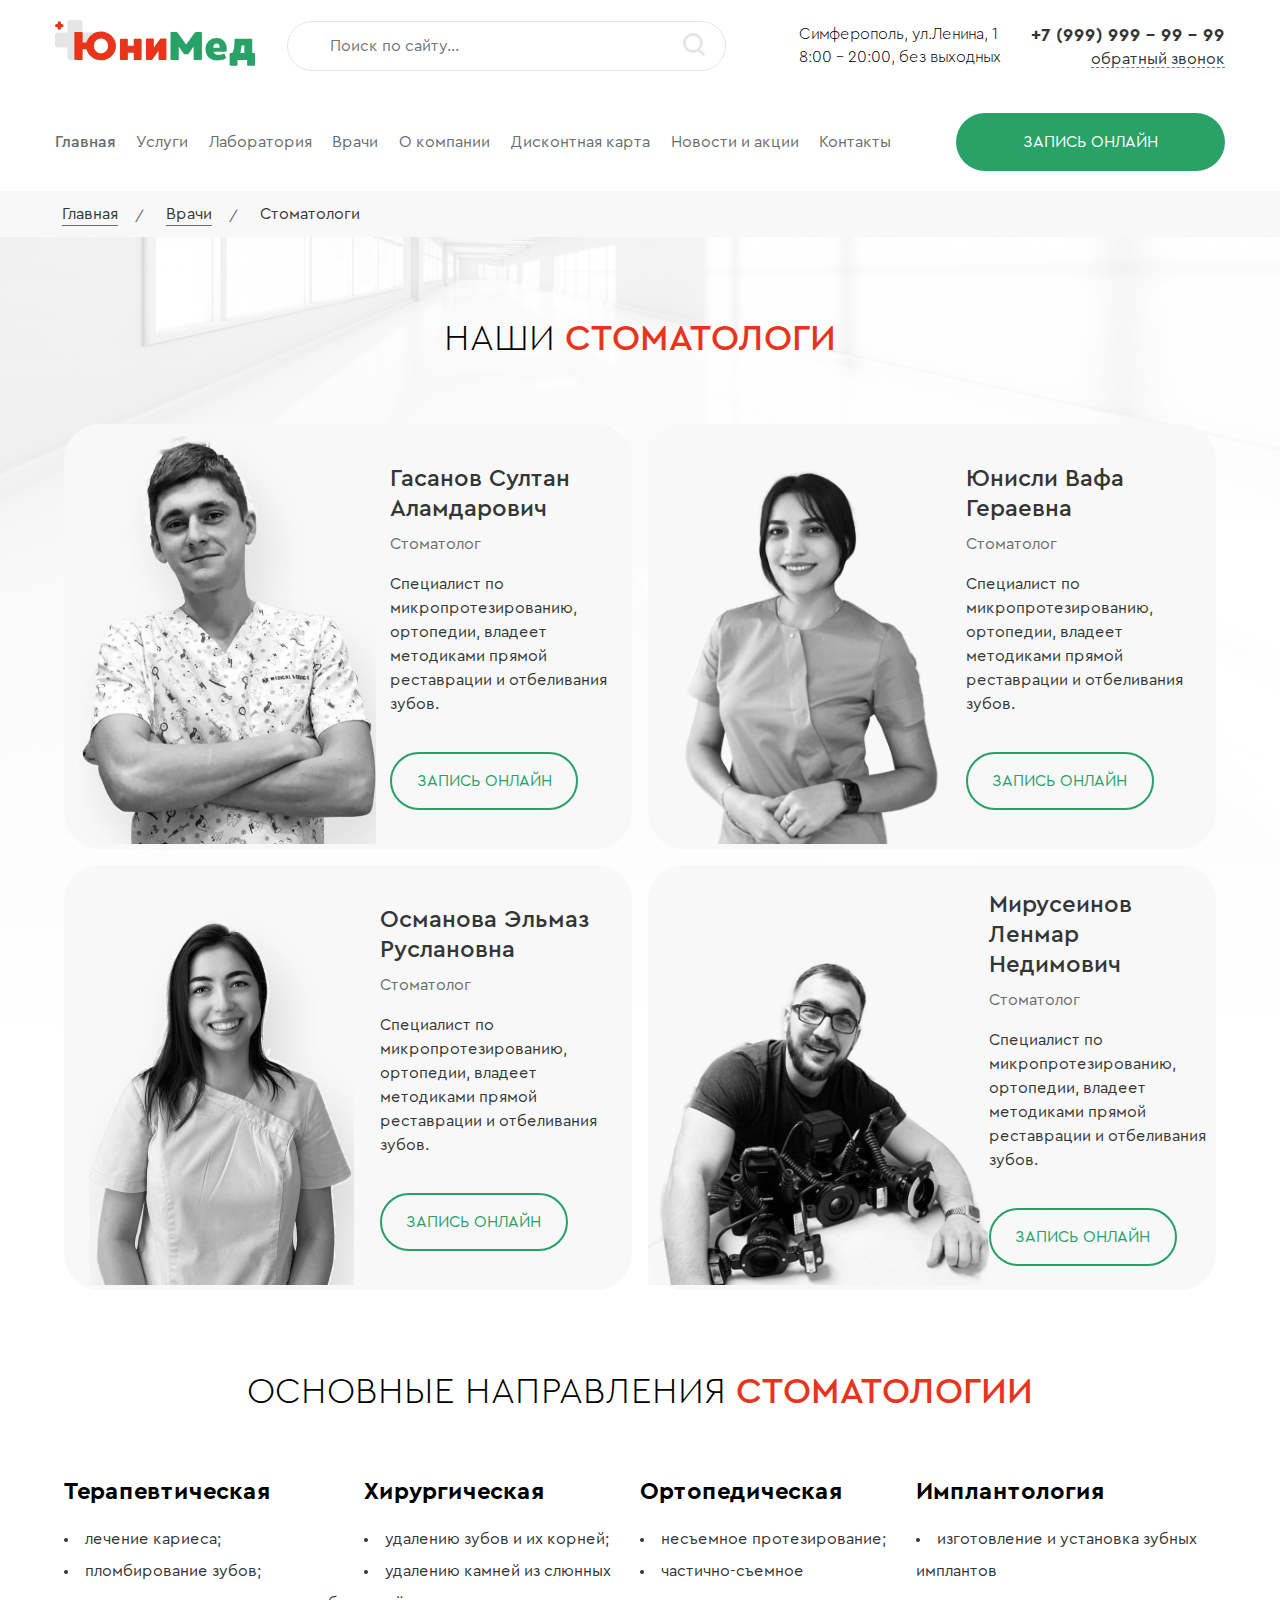
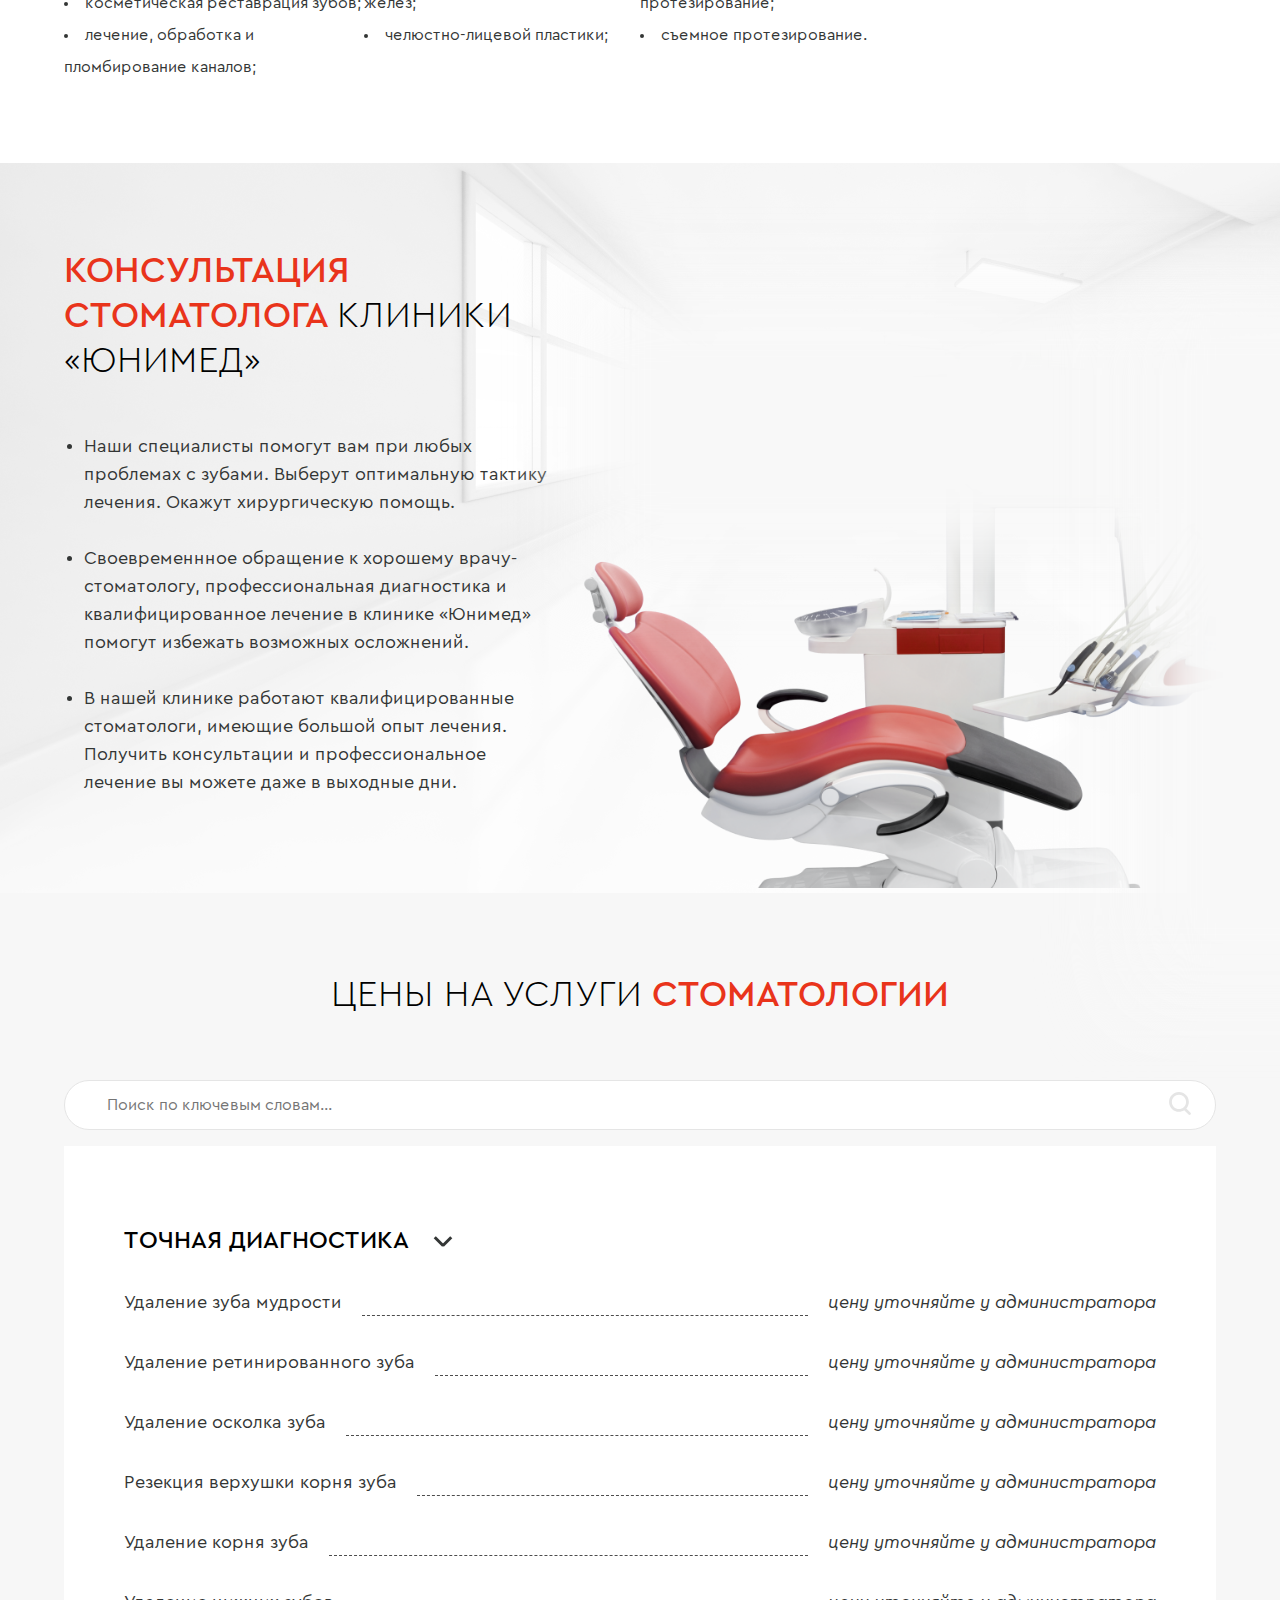
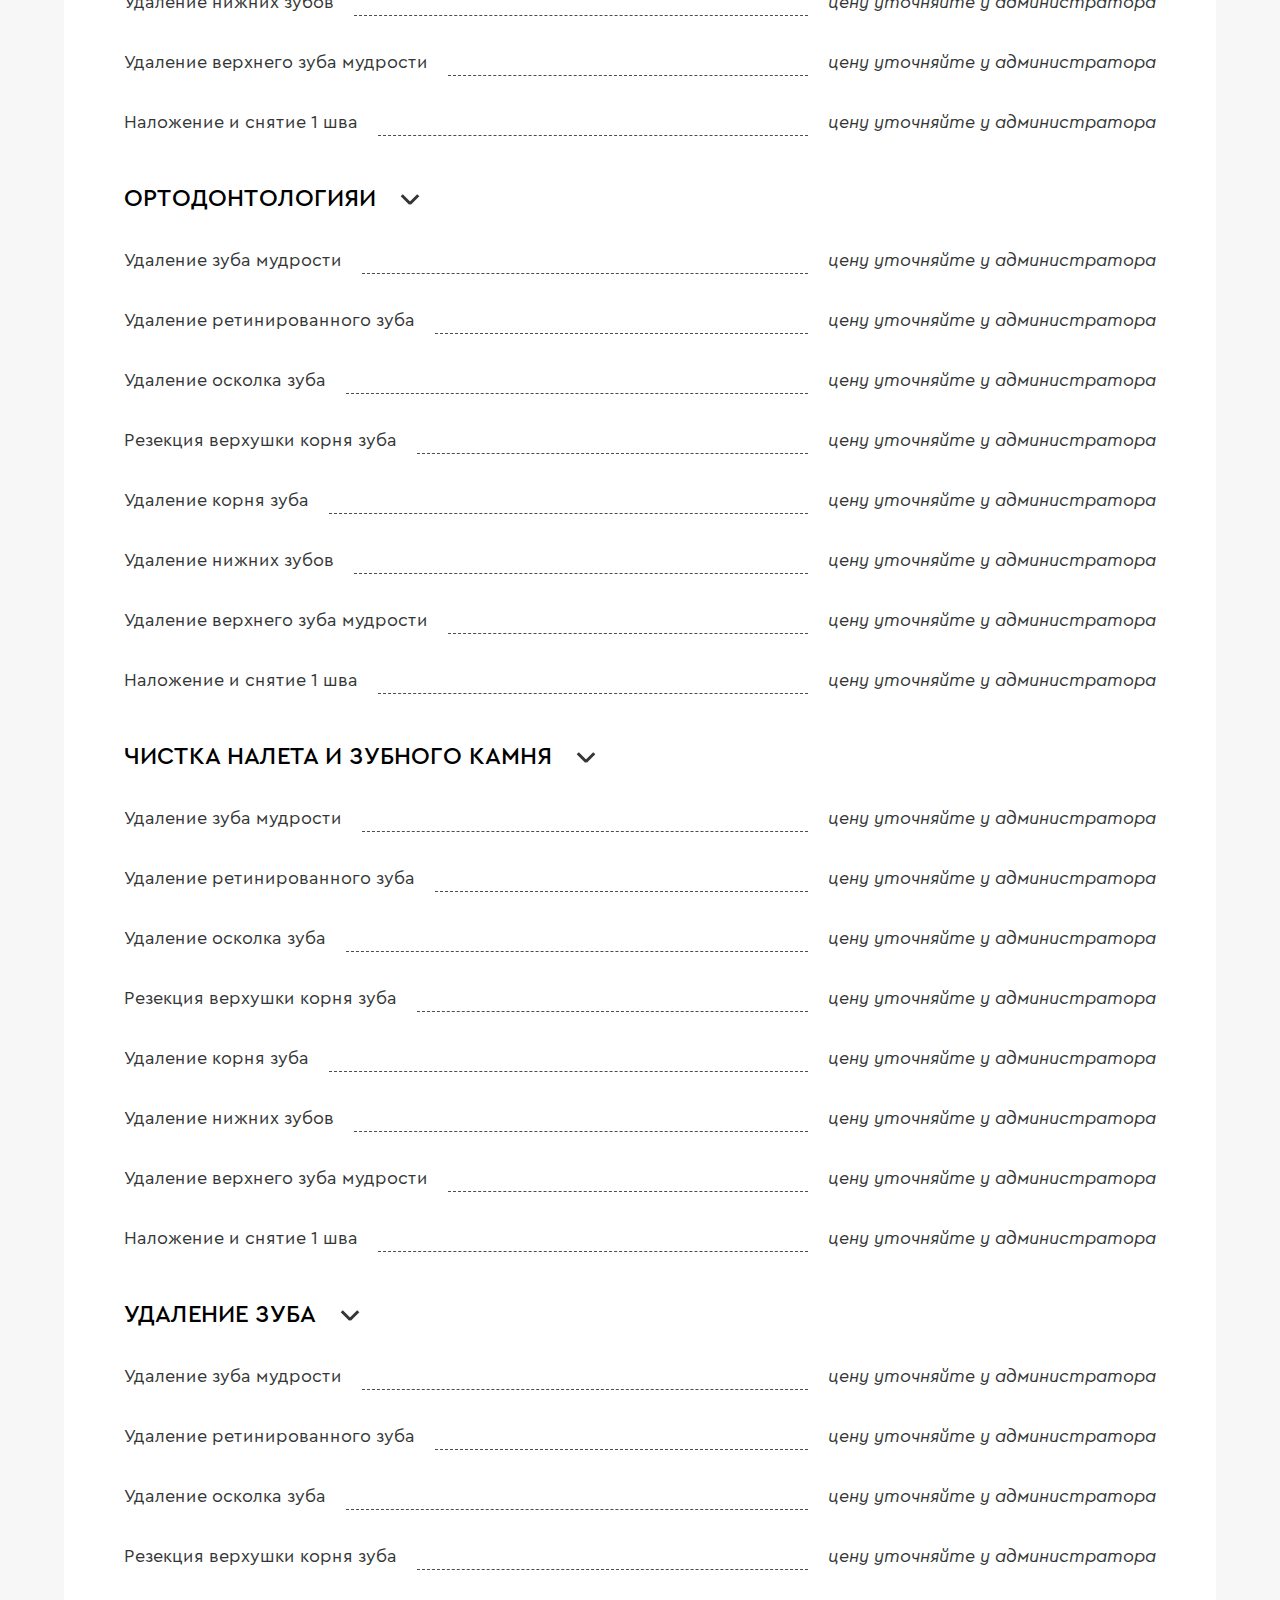
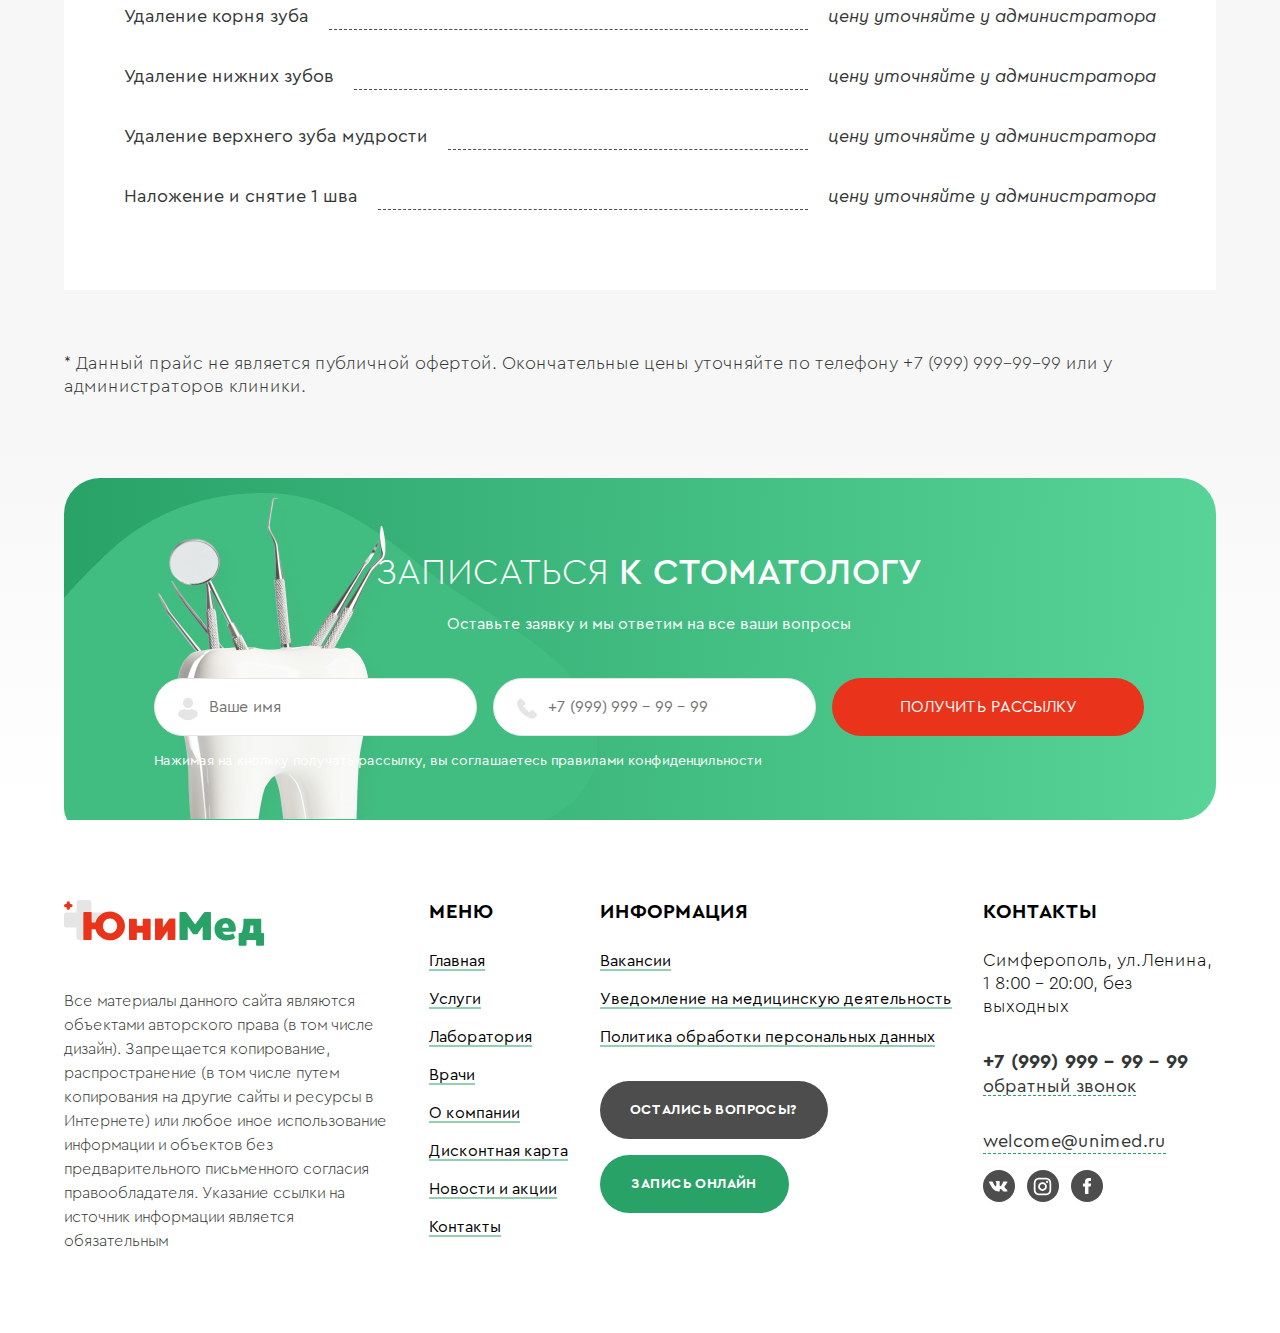
<file: dentists.html>
<!DOCTYPE html>
<html lang="en">
<head>
    <meta charset="UTF-8">
    <meta http-equiv="X-UA-Compatible" content="IE=edge">
    <meta name="viewport" content="width=device-width, initial-scale=1.0">

    <!-- Styles -->
    <link rel="stylesheet" type="text/css" href="css/reset.css">
    <link rel="stylesheet" type="text/css" href="css/main.css">
    <link rel="stylesheet" type="text/css" href="css/animation.css">
    <link rel="stylesheet" type="text/css" href="assets/slick/slick.css"/>

    <!-- Scripts -->
    <script type="text/javascript" src="assets/jquery-3.6.0.min.js"></script>
    <script type="text/javascript" src="assets/slick/slick.min.js"></script>
    <script src="https://api-maps.yandex.ru/2.1/?apikey=f85c11f6-e031-4e15-af56-96c965180636&lang=ru_RU" type="text/javascript"></script>

    <title>ЮниМед</title>
</head>
<body>
    <header class="header">
        <div class="header__top-bar">
            <div class="burger _lock-animation">
                <div class="burger__line burger__line-one"></div>
                <div class="burger__line burger__line-two"></div>
                <div class="burger__line burger__line-three"></div>
            </div>
            <div class="header__logo">
                <a href="/">
                    <svg width="200" height="46" viewBox="0 0 200 46" fill="none" xmlns="http://www.w3.org/2000/svg">
                        <path d="M12.4676 2.28632C12.4676 1.02362 13.4912 0 14.7539 0H25.1423C26.405 0 27.4287 1.02362 27.4287 2.28632V37.6099C27.4287 38.8726 26.405 39.8962 25.1423 39.8962H14.7539C13.4912 39.8962 12.4676 38.8726 12.4676 37.6099V2.28632Z" fill="#E5E5E5"/>
                        <path d="M2.28632 12.4676C1.02362 12.4676 5.09288e-07 13.4912 4.54094e-07 14.7539L0 25.1423C-5.51943e-08 26.405 1.02362 27.4287 2.28632 27.4287L37.6099 27.4287C38.8726 27.4287 39.8962 26.405 39.8962 25.1423V14.7539C39.8962 13.4912 38.8726 12.4676 37.6099 12.4676L2.28632 12.4676Z" fill="#E5E5E5"/>
                        <rect x="2.67969" y="1.25757" width="3.21513" height="8.57369" rx="1.60757" fill="#E9341B"/>
                        <rect width="3.21513" height="8.57369" rx="1.60757" transform="matrix(-4.37114e-08 1 1 4.37114e-08 0 3.93677)" fill="#E9341B"/>
                        <path d="M46.024 11.4087C39.0621 11.4087 33.0606 16.1299 31.4601 22.4516H27.6191V12.8891C27.6191 12.3289 27.179 11.8888 26.6189 11.8888H20.3772C19.8171 11.8888 19.377 12.3289 19.377 12.8891V38.8959C19.377 39.4561 19.8171 39.8962 20.3772 39.8962H26.6189C27.179 39.8962 27.6191 39.4561 27.6191 38.8959V29.3334H31.4601C33.0606 35.6551 39.0621 40.3363 46.024 40.3363C54.1461 40.3363 60.9879 33.8946 60.9879 25.8925C60.9879 17.8904 54.1461 11.4087 46.024 11.4087ZM46.024 33.2544C42.1029 33.2544 38.9021 29.9736 38.9021 25.8925C38.9021 21.8114 42.1029 18.4906 46.024 18.4906C49.945 18.4906 53.1058 21.8114 53.1058 25.8925C53.1058 29.9736 49.945 33.2544 46.024 33.2544Z" fill="#E9341B"/>
                        <path d="M85.6204 18.6506H79.7388C79.1787 18.6506 78.7385 19.0907 78.7385 19.6509V25.8125H72.857V19.6509C72.857 19.0907 72.4169 18.6506 71.8567 18.6506H65.9752C65.415 18.6506 64.9749 19.0907 64.9749 19.6509V38.8959C64.9749 39.4561 65.415 39.8962 65.9752 39.8962H71.8567C72.4169 39.8962 72.857 39.4561 72.857 38.8959V32.6943H78.7385V38.8959C78.7385 39.4561 79.1787 39.8962 79.7388 39.8962H85.6204C86.1805 39.8962 86.6206 39.4561 86.6206 38.8959V19.6509C86.6206 19.0907 86.1805 18.6506 85.6204 18.6506Z" fill="#E9341B"/>
                        <path d="M110.403 18.6106H106.201C105.521 18.6106 105.201 18.7306 104.641 19.4908C103.721 20.7712 98.8795 27.5329 98.8795 27.5329V19.6109C98.8795 19.0907 98.4394 18.6106 97.8792 18.6106H91.9977C91.4375 18.6106 90.9974 19.0907 90.9974 19.6109V38.8959C90.9974 39.4561 91.4375 39.8962 91.9977 39.8962C91.9977 39.8962 96.3588 39.8962 96.3988 39.8962C96.959 39.8962 97.199 39.8162 97.6391 39.176C98.2793 38.2958 103.521 30.9739 103.521 30.9739V38.8959C103.521 39.4561 103.961 39.8962 104.521 39.8962H110.403C110.963 39.8962 111.403 39.4561 111.403 38.8959V19.6109C111.403 19.0907 110.963 18.6106 110.403 18.6106Z" fill="#E9341B"/>
                        <path d="M145.925 11.8889H141.203C140.523 11.8889 140.203 12.129 139.723 12.7291C139.283 13.3293 131.201 24.4122 131.201 24.4122C131.201 24.4122 123.159 13.3293 122.718 12.7291C122.238 12.129 121.918 11.8889 121.238 11.8889H116.517C115.957 11.8889 115.517 12.369 115.517 12.8892V38.896C115.517 39.4562 115.957 39.8963 116.517 39.8963H122.759C123.319 39.8963 123.759 39.4562 123.759 38.896V26.5328C123.759 26.5328 127.72 32.2543 128.4 33.2145C129.16 34.3748 129.6 34.2548 129.92 34.2548C130.24 34.2548 132.161 34.2548 132.521 34.2548C132.841 34.2548 133.281 34.3748 134.041 33.2145C134.682 32.2543 138.643 26.5328 138.643 26.5328V38.896C138.643 39.4562 139.123 39.8963 139.643 39.8963H145.925C146.445 39.8963 146.925 39.4562 146.925 38.896V12.8892C146.925 12.369 146.445 11.8889 145.925 11.8889Z" fill="#28A267"/>
                        <path d="M169.491 31.6941C171.651 31.6941 171.851 31.014 171.851 29.2135C171.851 23.0519 168.13 18.0906 161.849 18.0906C154.647 18.0906 150.526 23.0519 150.526 29.2135C150.526 35.3751 154.687 40.3764 162.169 40.3764C164.93 40.3764 168.17 39.8963 170.491 38.4559C170.851 38.2159 171.131 37.7757 170.891 37.1356C170.691 36.6554 169.931 34.5749 169.771 34.1748C169.451 33.5746 168.891 33.5746 168.371 33.7747C166.93 34.4149 165.49 34.895 163.049 34.815C161.529 34.775 159.208 34.0948 158.408 31.6941C165.53 31.6941 168.611 31.6941 169.491 31.6941ZM161.849 23.612C163.729 23.612 164.69 25.2524 164.69 27.6931H158.248C158.248 25.2124 159.648 23.612 161.849 23.612Z" fill="#28A267"/>
                        <path d="M199.04 33.0145H197.24V19.651C197.24 19.1308 196.8 18.6507 196.239 18.6507H180.435C179.875 18.6507 179.435 19.1308 179.435 19.651C179.435 19.651 179.795 27.1729 178.195 31.014C177.915 31.6541 177.595 32.3343 177.234 33.0145H175.634C175.074 33.0145 174.634 33.4546 174.634 34.0147V44.7376C174.634 45.2977 175.074 45.7378 175.634 45.7378H181.516C182.076 45.7378 182.516 45.2977 182.516 44.7376V39.8963H192.118V44.7376C192.118 45.2977 192.598 45.7378 193.119 45.7378H199.04C199.56 45.7378 200 45.2977 200 44.7376V34.0147C200 33.4546 199.56 33.0145 199.04 33.0145ZM185.797 31.134C186.037 30.0137 186.317 27.7331 186.517 25.5325H189.358V33.0145H185.197C185.437 32.4143 185.637 31.7742 185.797 31.134Z" fill="#28A267"/>
                    </svg>
                </a>
            </div>
            <div class="header__search">
                <input type="text" class="header__search-input" placeholder="Поиск по сайту...">
                <svg class="header__search-icon" height="24" width="24">
                    <use xlink:href="img/icons.svg#search"></use>
                </svg>
            </div>
            <div class="header__contacts">
                <p class="header__adress">Симферополь, ул.Ленина, 1
                    8:00 - 20:00, без выходных</p>
                <div class="header__callback">
                    <a href="tel:+79999999999" class="header__phone">+7 (999) 999 - 99 - 99</a>
                    <a href="#" class="header__callback-button">обратный звонок</a>
                </div>
            </div>
        </div>
        <div class="header__bottom-bar">
            <div class="header__search search_pos_at_burger">
                <input type="text" class="header__search-input" placeholder="Поиск по сайту...">
                <svg class="header__search-icon" height="24" width="24">
                    <use xlink:href="img/icons.svg#search"></use>
                </svg>
            </div>
            <nav class="header__nav">
                <ul class="header__nav-list">
                    <li class="header__nav-item">
                        <a href="/" class="header__nav-link current_nav_link">Главная</a>
                    </li>
                    <li class="header__nav-item">
                        <a href="#" class="header__nav-link">Услуги</a>
                    </li>
                    <li class="header__nav-item">
                        <a href="#" class="header__nav-link">Лаборатория</a>
                    </li>
                    <li class="header__nav-item">
                        <a href="#" class="header__nav-link">Врачи</a>
                    </li>
                    <li class="header__nav-item">
                        <a href="#" class="header__nav-link">О компании</a>
                    </li>
                    <li class="header__nav-item">
                        <a href="#" class="header__nav-link">Дисконтная карта</a>
                    </li>
                    <li class="header__nav-item">
                        <a href="#" class="header__nav-link">Новости и акции</a>
                    </li>
                    <li class="header__nav-item">
                        <a href="#" class="header__nav-link">Контакты</a>
                    </li>
                </ul>
            </nav>
            <a href="#" class="button header__button button--green">
                <span class="button__body">запись онлайн</span>
            </a>
        </div>
        <nav class="breadcrumb" aria-label="Breadcrumb">
            <ul class="breadcrumb__list">
              <li class="breadcrumb__item"><a class="breadcrumb__link" href="/">Главная</a></li>
              <li class="breadcrumb__item"><a class="breadcrumb__link" href="#">Врачи</a></li>
              <li class="breadcrumb__item current"><a class="breadcrumb__link" href="#" aria-current="location">Стоматологи</a></li>
            </ul>
          </nav>
    </header>

    <main class="dantists-page">
        <div class="our-dantists doctors">
            <div class="container">
                <h2 class="doctors__heading">наши<span class="text_color_red"> стоматологи</span></h2>
                <div class="doctors__content">
                    <div class="doctors__list">
                        <div class="doctor__card">
                            <div class="doctor__image">
                                <img src="img/Gasanov.png" alt="">
                            </div>
                            <div class="doctor__description">
                                <h4 class="doctor__name">Гасанов Султан Аламдарович </h4>
                                <p class="doctor__speciality">Стоматолог</p>
                                <p class="doctor__text">Специалист по микропротезированию, ортопедии, владеет методиками прямой реставрации и отбеливания зубов.</p>
                                <a href="#" class="doctor__button button button--transparent">
                                    <span class="button__body">запись онлайн</span>
                                </a>
                            </div>
                        </div>
                        <div class="doctor__card">
                            <div class="doctor__image">
                                <img src="img/Ynisli.png" alt="">
                            </div>
                            <div class="doctor__description">
                                <h4 class="doctor__name">Юнисли Вафа Гераевна</h4>
                                <p class="doctor__speciality">Стоматолог</p>
                                <p class="doctor__text">Специалист по микропротезированию, ортопедии, владеет методиками прямой реставрации и отбеливания зубов.</p>
                                <a href="#" class="doctor__button button button--transparent">
                                    <span class="button__body">запись онлайн</span>
                                </a>
                            </div>
                        </div>
                        <div class="doctor__card">
                            <div class="doctor__image">
                                <img src="img/Osmanova.png" alt="">
                            </div>
                            <div class="doctor__description">
                                <h4 class="doctor__name">Османова Эльмаз Руслановна</h4>
                                <p class="doctor__speciality">Стоматолог</p>
                                <p class="doctor__text">Специалист по микропротезированию, ортопедии, владеет методиками прямой реставрации и отбеливания зубов.</p>
                                <a href="#" class="doctor__button button button--transparent">
                                    <span class="button__body">запись онлайн</span>
                                </a>
                            </div>
                        </div>
                        <div class="doctor__card">
                            <div class="doctor__image">
                                <img src="img/Miruseinov.png" alt="">
                            </div>
                            <div class="doctor__description">
                                <h4 class="doctor__name">Мирусеинов Ленмар Недимович</h4>
                                <p class="doctor__speciality">Стоматолог</p>
                                <p class="doctor__text">Специалист по микропротезированию, ортопедии, владеет методиками прямой реставрации и отбеливания зубов.</p>
                                <a href="#" class="doctor__button button button--transparent">
                                    <span class="button__body">запись онлайн</span>
                                </a>
                            </div>
                        </div>
                    </div>
                </div>
            </div>
        </div>

        <div class="main-directions">
            <div class="container">
                <h2 class="main-directions__heading">основные направления <span class="text_color_red"> стоматологии</span></h2>
                <div class="main-directions__content">
                    <div class="main-direction__directions">
                        <h4 class="main-direction__directions-heading">Терапевтическая </h4>
                        <ul class="main-direction__directions-list">
                            <li class="main-direction__direction-item">лечение кариеса;</li>
                            <li class="main-direction__direction-item">пломбирование зубов;</li>
                            <li class="main-direction__direction-item">косметическая реставрация зубов;</li>
                            <li class="main-direction__direction-item">лечение, обработка и пломбирование каналов;</li>
                        </ul>
                    </div>
                    <div class="main-direction__directions">
                        <h4 class="main-direction__directions-heading">Хирургическая</h4>
                        <ul class="main-direction__directions-list">
                            <li class="main-direction__direction-item">удалению зубов и их корней;</li>
                            <li class="main-direction__direction-item">удалению камней из слюнных желёз;</li>
                            <li class="main-direction__direction-item">челюстно-лицевой пластики;</li>
                        </ul>
                    </div>
                    <div class="main-direction__directions">
                        <h4 class="main-direction__directions-heading">Ортопедическая</h4>
                        <ul class="main-direction__directions-list">
                            <li class="main-direction__direction-item">несъемное протезирование;</li>
                            <li class="main-direction__direction-item">частично-съемное протезирование;</li>
                            <li class="main-direction__direction-item">съемное протезирование.</li>
                        </ul>
                    </div>
                    <div class="main-direction__directions">
                        <h4 class="main-direction__directions-heading">Имплантология</h4>
                        <ul class="main-direction__directions-list">
                            <li class="main-direction__direction-item">изготовление и установка зубных имплантов</li>
                        </ul>
                    </div>
                </div>
            </div>
        </div>

        <div class="dantist-consultation">
            <div class="container">
                <div class="dantist-consultation__description">
                    <h2 class="dantist-consultation__heading"><span class="text_color_red"> консультация стоматолога </span>клиники «юнимед»</h2>
                    <ul class="dantist-consultation__list">
                        <li class="dantist-consultation__list-item">Наши специалисты помогут вам при любых проблемах с зубами. 
                            Выберут оптимальную тактику лечения. Окажут хирургическую помощь.</li>
                        <li class="dantist-consultation__list-item">Своевременнное обращение к хорошему врачу-стоматологу, 
                            профессиональная диагностика и квалифицированное лечение в клинике «Юнимед» помогут избежать возможных осложнений.</li>
                        <li class="dantist-consultation__list-item">В нашей клинике работают квалифицированные стоматологи, имеющие большой опыт лечения. 
                            Получить консультации и профессиональное лечение вы можете даже в выходные дни.</li>
                    </ul>
                </div>
                <div class="dantist-consultation__image">
                    <img src="img/dantist-chear.png" alt="">
                    <div class="image-blur-horizontal"></div>
                    <div class="image-blur-vertical"></div>
                </div>
            </div>
        </div>
        <div class="dentist-page__prices prices">
            <div class="container">
                <h2 class="dentist-page__prices-heading prices-heading">ЦЕНЫ НА УСЛУГИ  <span class="text_color_red">стоматологии</span></h2>
                <div class="adentist-page__prices-content prices__content">
                    <div class="prices__searchbar">
                        <input type="text" class="prices__searchbar-input" placeholder="Поиск по ключевым словам...">
                        <svg class="prices__search-icon" height="24" width="24">
                            <use xlink:href="img/icons.svg#search"></use>
                        </svg>
                    </div>
                    <div class="prices__tabel">
                        <h4 class="prices__tabel-heading">Точная диагностика</h4>
                        <ul class="prices__list">
                            <li>
                                <span class="prices__service-name">Удаление зуба мудрости</span> <div class="dots"></div> <span class="prices__service-price not-set">цену уточняйте у администратора</span>
                            </li>
                            <li>
                                <span class="prices__service-name">Удаление ретинированного зуба</span> <div class="dots"></div> <span class="prices__service-price not-set">цену уточняйте у администратора</span>
                            </li>
                            <li>
                                <span class="prices__service-name">Удаление осколка зуба</span> <div class="dots"></div> <span class="prices__service-price not-set">цену уточняйте у администратора</span>
                            </li>
                            <li>
                                <span class="prices__service-name">Резекция верхушки корня зуба</span> <div class="dots"></div> <span class="prices__service-price not-set">цену уточняйте у администратора</span>
                            </li>
                            <li>
                                <span class="prices__service-name">Удаление корня зуба</span> <div class="dots"></div> <span class="prices__service-price not-set">цену уточняйте у администратора</span>
                            </li>
                            <li>
                                <span class="prices__service-name">Удаление нижних зубов</span> <div class="dots"></div> <span class="prices__service-price not-set">цену уточняйте у администратора</span>
                            </li>
                            <li>
                                <span class="prices__service-name">Удаление верхнего зуба мудрости</span> <div class="dots"></div> <span class="prices__service-price not-set">цену уточняйте у администратора</span>
                            </li>
                            <li>
                                <span class="prices__service-name">Наложение и снятие 1 шва</span> <div class="dots"></div> <span class="prices__service-price not-set">цену уточняйте у администратора</span>
                            </li>
                        </ul>
                        <h4 class="prices__tabel-heading">Ортодонтологияи</h4>
                        <ul class="prices__list">
                            <li>
                                <span class="prices__service-name">Удаление зуба мудрости</span> <div class="dots"></div> <span class="prices__service-price not-set">цену уточняйте у администратора</span>
                            </li>
                            <li>
                                <span class="prices__service-name">Удаление ретинированного зуба</span> <div class="dots"></div> <span class="prices__service-price not-set">цену уточняйте у администратора</span>
                            </li>
                            <li>
                                <span class="prices__service-name">Удаление осколка зуба</span> <div class="dots"></div> <span class="prices__service-price not-set">цену уточняйте у администратора</span>
                            </li>
                            <li>
                                <span class="prices__service-name">Резекция верхушки корня зуба</span> <div class="dots"></div> <span class="prices__service-price not-set">цену уточняйте у администратора</span>
                            </li>
                            <li>
                                <span class="prices__service-name">Удаление корня зуба</span> <div class="dots"></div> <span class="prices__service-price not-set">цену уточняйте у администратора</span>
                            </li>
                            <li>
                                <span class="prices__service-name">Удаление нижних зубов</span> <div class="dots"></div> <span class="prices__service-price not-set">цену уточняйте у администратора</span>
                            </li>
                            <li>
                                <span class="prices__service-name">Удаление верхнего зуба мудрости</span> <div class="dots"></div> <span class="prices__service-price not-set">цену уточняйте у администратора</span>
                            </li>
                            <li>
                                <span class="prices__service-name">Наложение и снятие 1 шва</span> <div class="dots"></div> <span class="prices__service-price not-set">цену уточняйте у администратора</span>
                            </li>
                        </ul>
                        <h4 class="prices__tabel-heading">Чистка налета и зубного камня</h4>
                        <ul class="prices__list">
                            <li>
                                <span class="prices__service-name">Удаление зуба мудрости</span> <div class="dots"></div> <span class="prices__service-price not-set">цену уточняйте у администратора</span>
                            </li>
                            <li>
                                <span class="prices__service-name">Удаление ретинированного зуба</span> <div class="dots"></div> <span class="prices__service-price not-set">цену уточняйте у администратора</span>
                            </li>
                            <li>
                                <span class="prices__service-name">Удаление осколка зуба</span> <div class="dots"></div> <span class="prices__service-price not-set">цену уточняйте у администратора</span>
                            </li>
                            <li>
                                <span class="prices__service-name">Резекция верхушки корня зуба</span> <div class="dots"></div> <span class="prices__service-price not-set">цену уточняйте у администратора</span>
                            </li>
                            <li>
                                <span class="prices__service-name">Удаление корня зуба</span> <div class="dots"></div> <span class="prices__service-price not-set">цену уточняйте у администратора</span>
                            </li>
                            <li>
                                <span class="prices__service-name">Удаление нижних зубов</span> <div class="dots"></div> <span class="prices__service-price not-set">цену уточняйте у администратора</span>
                            </li>
                            <li>
                                <span class="prices__service-name">Удаление верхнего зуба мудрости</span> <div class="dots"></div> <span class="prices__service-price not-set">цену уточняйте у администратора</span>
                            </li>
                            <li>
                                <span class="prices__service-name">Наложение и снятие 1 шва</span> <div class="dots"></div> <span class="prices__service-price not-set">цену уточняйте у администратора</span>
                            </li>
                        </ul>
                        <h4 class="prices__tabel-heading">Удаление зуба</h4>
                        <ul class="prices__list">
                            <li>
                                <span class="prices__service-name">Удаление зуба мудрости</span> <div class="dots"></div> <span class="prices__service-price not-set">цену уточняйте у администратора</span>
                            </li>
                            <li>
                                <span class="prices__service-name">Удаление ретинированного зуба</span> <div class="dots"></div> <span class="prices__service-price not-set">цену уточняйте у администратора</span>
                            </li>
                            <li>
                                <span class="prices__service-name">Удаление осколка зуба</span> <div class="dots"></div> <span class="prices__service-price not-set">цену уточняйте у администратора</span>
                            </li>
                            <li>
                                <span class="prices__service-name">Резекция верхушки корня зуба</span> <div class="dots"></div> <span class="prices__service-price not-set">цену уточняйте у администратора</span>
                            </li>
                            <li>
                                <span class="prices__service-name">Удаление корня зуба</span> <div class="dots"></div> <span class="prices__service-price not-set">цену уточняйте у администратора</span>
                            </li>
                            <li>
                                <span class="prices__service-name">Удаление нижних зубов</span> <div class="dots"></div> <span class="prices__service-price not-set">цену уточняйте у администратора</span>
                            </li>
                            <li>
                                <span class="prices__service-name">Удаление верхнего зуба мудрости</span> <div class="dots"></div> <span class="prices__service-price not-set">цену уточняйте у администратора</span>
                            </li>
                            <li>
                                <span class="prices__service-name">Наложение и снятие 1 шва</span> <div class="dots"></div> <span class="prices__service-price not-set">цену уточняйте у администратора</span>
                            </li>
                        </ul>
                    </div>
                    <p class="prices__info-text">* Данный прайс не является публичной офертой. Окончательные цены уточняйте по телефону +7 (999) 999-99-99 или у администраторов клиники.</p>
                    <div class="dentist-page__cta cta">
                        <div class="dentist-page__cta-image cta-image">
                            <img src="img/tooth-big.png" alt="">
                        </div>
                        <div class="dentist-page__cta-content cta-content">
                            <h2 class="dentist-page__cta-heading cta-heading">ЗАПИСАТЬСЯ<span class="text--medium"> К СТОМАТОЛОГУ</span></h2>
                            <p class="dentist-page__cta-text cta-text">Оставьте заявку и мы ответим на все ваши вопросы</p>
                            <form action="" class="dentist-page__cta-form form">
                                <div class="form-input__inner form-input__name">
                                    <input type="text" class="form-input form-input__name" placeholder="Ваше имя">
                                    <svg class="person-icon form-input__icon" width="20" height="24">
                                        <use xlink:href="img/icons.svg#person"></use>
                                    </svg>
                                </div>
                                <div class="form-input__inner form-input__phone">
                                    <input class="form-input form-input__phone" type="tel" placeholder="+7 (999) 999 - 99 - 99">
                                    <svg class="phone-icon form-input__icon" width="20" height="21">
                                        <use xlink:href="img/icons.svg#phone"></use>
                                    </svg>
                                </div> 
                                <button type="submit" class="button form__button button--red">
                                    <span class="button__body">получить рассылку</span>
                                </button>
                                <p class="form__accept-text">Нажимая на кнопкку получать рассылку, вы соглашаетесь правилами конфиденцильности</p>
                            </form>
                        </div>
                    </div>
                </div>
            </div>
        </div>
    </main>

<script src="js/functions.js"></script>
<script src="js/slider.js"></script>
<footer class="footer">
    <div class="container">
        <div class="footer-col footer__about">
            <div class="footer__logo">
                <a href="/">
                    <svg width="200" height="46" viewBox="0 0 200 46" fill="none" xmlns="http://www.w3.org/2000/svg">
                        <path d="M12.4676 2.28632C12.4676 1.02362 13.4912 0 14.7539 0H25.1423C26.405 0 27.4287 1.02362 27.4287 2.28632V37.6099C27.4287 38.8726 26.405 39.8962 25.1423 39.8962H14.7539C13.4912 39.8962 12.4676 38.8726 12.4676 37.6099V2.28632Z" fill="#E5E5E5"/>
                        <path d="M2.28632 12.4676C1.02362 12.4676 5.09288e-07 13.4912 4.54094e-07 14.7539L0 25.1423C-5.51943e-08 26.405 1.02362 27.4287 2.28632 27.4287L37.6099 27.4287C38.8726 27.4287 39.8962 26.405 39.8962 25.1423V14.7539C39.8962 13.4912 38.8726 12.4676 37.6099 12.4676L2.28632 12.4676Z" fill="#E5E5E5"/>
                        <rect x="2.67969" y="1.25757" width="3.21513" height="8.57369" rx="1.60757" fill="#E9341B"/>
                        <rect width="3.21513" height="8.57369" rx="1.60757" transform="matrix(-4.37114e-08 1 1 4.37114e-08 0 3.93677)" fill="#E9341B"/>
                        <path d="M46.024 11.4087C39.0621 11.4087 33.0606 16.1299 31.4601 22.4516H27.6191V12.8891C27.6191 12.3289 27.179 11.8888 26.6189 11.8888H20.3772C19.8171 11.8888 19.377 12.3289 19.377 12.8891V38.8959C19.377 39.4561 19.8171 39.8962 20.3772 39.8962H26.6189C27.179 39.8962 27.6191 39.4561 27.6191 38.8959V29.3334H31.4601C33.0606 35.6551 39.0621 40.3363 46.024 40.3363C54.1461 40.3363 60.9879 33.8946 60.9879 25.8925C60.9879 17.8904 54.1461 11.4087 46.024 11.4087ZM46.024 33.2544C42.1029 33.2544 38.9021 29.9736 38.9021 25.8925C38.9021 21.8114 42.1029 18.4906 46.024 18.4906C49.945 18.4906 53.1058 21.8114 53.1058 25.8925C53.1058 29.9736 49.945 33.2544 46.024 33.2544Z" fill="#E9341B"/>
                        <path d="M85.6204 18.6506H79.7388C79.1787 18.6506 78.7385 19.0907 78.7385 19.6509V25.8125H72.857V19.6509C72.857 19.0907 72.4169 18.6506 71.8567 18.6506H65.9752C65.415 18.6506 64.9749 19.0907 64.9749 19.6509V38.8959C64.9749 39.4561 65.415 39.8962 65.9752 39.8962H71.8567C72.4169 39.8962 72.857 39.4561 72.857 38.8959V32.6943H78.7385V38.8959C78.7385 39.4561 79.1787 39.8962 79.7388 39.8962H85.6204C86.1805 39.8962 86.6206 39.4561 86.6206 38.8959V19.6509C86.6206 19.0907 86.1805 18.6506 85.6204 18.6506Z" fill="#E9341B"/>
                        <path d="M110.403 18.6106H106.201C105.521 18.6106 105.201 18.7306 104.641 19.4908C103.721 20.7712 98.8795 27.5329 98.8795 27.5329V19.6109C98.8795 19.0907 98.4394 18.6106 97.8792 18.6106H91.9977C91.4375 18.6106 90.9974 19.0907 90.9974 19.6109V38.8959C90.9974 39.4561 91.4375 39.8962 91.9977 39.8962C91.9977 39.8962 96.3588 39.8962 96.3988 39.8962C96.959 39.8962 97.199 39.8162 97.6391 39.176C98.2793 38.2958 103.521 30.9739 103.521 30.9739V38.8959C103.521 39.4561 103.961 39.8962 104.521 39.8962H110.403C110.963 39.8962 111.403 39.4561 111.403 38.8959V19.6109C111.403 19.0907 110.963 18.6106 110.403 18.6106Z" fill="#E9341B"/>
                        <path d="M145.925 11.8889H141.203C140.523 11.8889 140.203 12.129 139.723 12.7291C139.283 13.3293 131.201 24.4122 131.201 24.4122C131.201 24.4122 123.159 13.3293 122.718 12.7291C122.238 12.129 121.918 11.8889 121.238 11.8889H116.517C115.957 11.8889 115.517 12.369 115.517 12.8892V38.896C115.517 39.4562 115.957 39.8963 116.517 39.8963H122.759C123.319 39.8963 123.759 39.4562 123.759 38.896V26.5328C123.759 26.5328 127.72 32.2543 128.4 33.2145C129.16 34.3748 129.6 34.2548 129.92 34.2548C130.24 34.2548 132.161 34.2548 132.521 34.2548C132.841 34.2548 133.281 34.3748 134.041 33.2145C134.682 32.2543 138.643 26.5328 138.643 26.5328V38.896C138.643 39.4562 139.123 39.8963 139.643 39.8963H145.925C146.445 39.8963 146.925 39.4562 146.925 38.896V12.8892C146.925 12.369 146.445 11.8889 145.925 11.8889Z" fill="#28A267"/>
                        <path d="M169.491 31.6941C171.651 31.6941 171.851 31.014 171.851 29.2135C171.851 23.0519 168.13 18.0906 161.849 18.0906C154.647 18.0906 150.526 23.0519 150.526 29.2135C150.526 35.3751 154.687 40.3764 162.169 40.3764C164.93 40.3764 168.17 39.8963 170.491 38.4559C170.851 38.2159 171.131 37.7757 170.891 37.1356C170.691 36.6554 169.931 34.5749 169.771 34.1748C169.451 33.5746 168.891 33.5746 168.371 33.7747C166.93 34.4149 165.49 34.895 163.049 34.815C161.529 34.775 159.208 34.0948 158.408 31.6941C165.53 31.6941 168.611 31.6941 169.491 31.6941ZM161.849 23.612C163.729 23.612 164.69 25.2524 164.69 27.6931H158.248C158.248 25.2124 159.648 23.612 161.849 23.612Z" fill="#28A267"/>
                        <path d="M199.04 33.0145H197.24V19.651C197.24 19.1308 196.8 18.6507 196.239 18.6507H180.435C179.875 18.6507 179.435 19.1308 179.435 19.651C179.435 19.651 179.795 27.1729 178.195 31.014C177.915 31.6541 177.595 32.3343 177.234 33.0145H175.634C175.074 33.0145 174.634 33.4546 174.634 34.0147V44.7376C174.634 45.2977 175.074 45.7378 175.634 45.7378H181.516C182.076 45.7378 182.516 45.2977 182.516 44.7376V39.8963H192.118V44.7376C192.118 45.2977 192.598 45.7378 193.119 45.7378H199.04C199.56 45.7378 200 45.2977 200 44.7376V34.0147C200 33.4546 199.56 33.0145 199.04 33.0145ZM185.797 31.134C186.037 30.0137 186.317 27.7331 186.517 25.5325H189.358V33.0145H185.197C185.437 32.4143 185.637 31.7742 185.797 31.134Z" fill="#28A267"/>
                    </svg>
                </a>
            </div>
            <p class="footer__text">Все материалы данного сайта являются объектами авторского права (в том числе дизайн). 
                Запрещается копирование, распространение (в том числе путем копирования на другие сайты и ресурсы в Интернете) 
                или любое иное использование информации и объектов без предварительного письменного согласия правообладателя. 
                Указание ссылки на источник информации является обязательным</p>
        </div>
        <div class="footer-col footer__menu">
            <h5 class="footer__heading">меню</h5>
            <ul class="footer__link-list">
                <li>
                    <a href="/" class="footer__link">Главная</a>
                </li>
                <li>
                    <a href="#" class="footer__link">Услуги</a>
                </li>
                <li>
                    <a href="#" class="footer__link">Лаборатория</a>
                </li>
                <li>
                    <a href="#" class="footer__link">Врачи</a>
                </li>
                <li>
                    <a href="#" class="footer__link">О компании</a>
                </li>
                <li>
                    <a href="#" class="footer__link">Дисконтная карта</a>
                </li>
                <li>
                    <a href="#" class="footer__link">Новости и акции</a>
                </li>
                <li>
                    <a href="#" class="footer__link">Контакты</a>
                </li>
            </ul>
        </div>
        <div class="footer-col footer__info">
            <h5 class="footer__heading">информация</h5>
            <ul class="footer__link-list">
                <li>
                    <a href="#" class="footer__link">Вакансии</a>
                </li>
                <li>
                    <a href="#" class="footer__link">Уведомление на медицинскую деятельность</a>
                </li>
                <li>
                    <a href="#" class="footer__link">Политика обработки персональных данных</a>
                </li>
            </ul>
            <a href="#" class="button footer__button-q button--gray">
                <span class="button__body">остались вопросы?</span>
            </a>
            <a href="#" class="button footer__button-a button--green">
                <span class="button__body">запись онлайн</span>
            </a>
        </div>
        <div class="footer-col footer__contacts">
            <h5 class="footer__heading">контакты</h5>
            <p class="footer__adress">Симферополь, ул.Ленина, 1
                8:00 - 20:00, без выходных</p>
            <div class="footer__callback">
                <a href="tel:+79999999999" class="footer__phone">+7 (999) 999 - 99 - 99</a>
                <a href="#" class="footer__callback-button">обратный звонок</a>
            </div>
            <a href="mailto:welcome@unimed.ru" class="footer__email">welcome@unimed.ru</a>
            <div class="footer__icons">
                <a href="" class="footer__icon">
                    <svg class="vk-icon" height="12" width="19">
                        <use xlink:href="img/icons.svg#vk"></use>
                    </svg>
                </a>
                <a href="" class="footer__icon">
                    <svg class="inst-icon" height="21" width="21">
                        <use xlink:href="img/icons.svg#inst"></use>
                    </svg>
                </a>                        
                <a href="" class="footer__icon">
                    <svg class="fb-icon" height="16" width="16">
                        <use xlink:href="img/icons.svg#fb"></use>
                    </svg>
                </a>
            </div>
        </div>
    </div>
</footer>
</body>
</html>
</file>
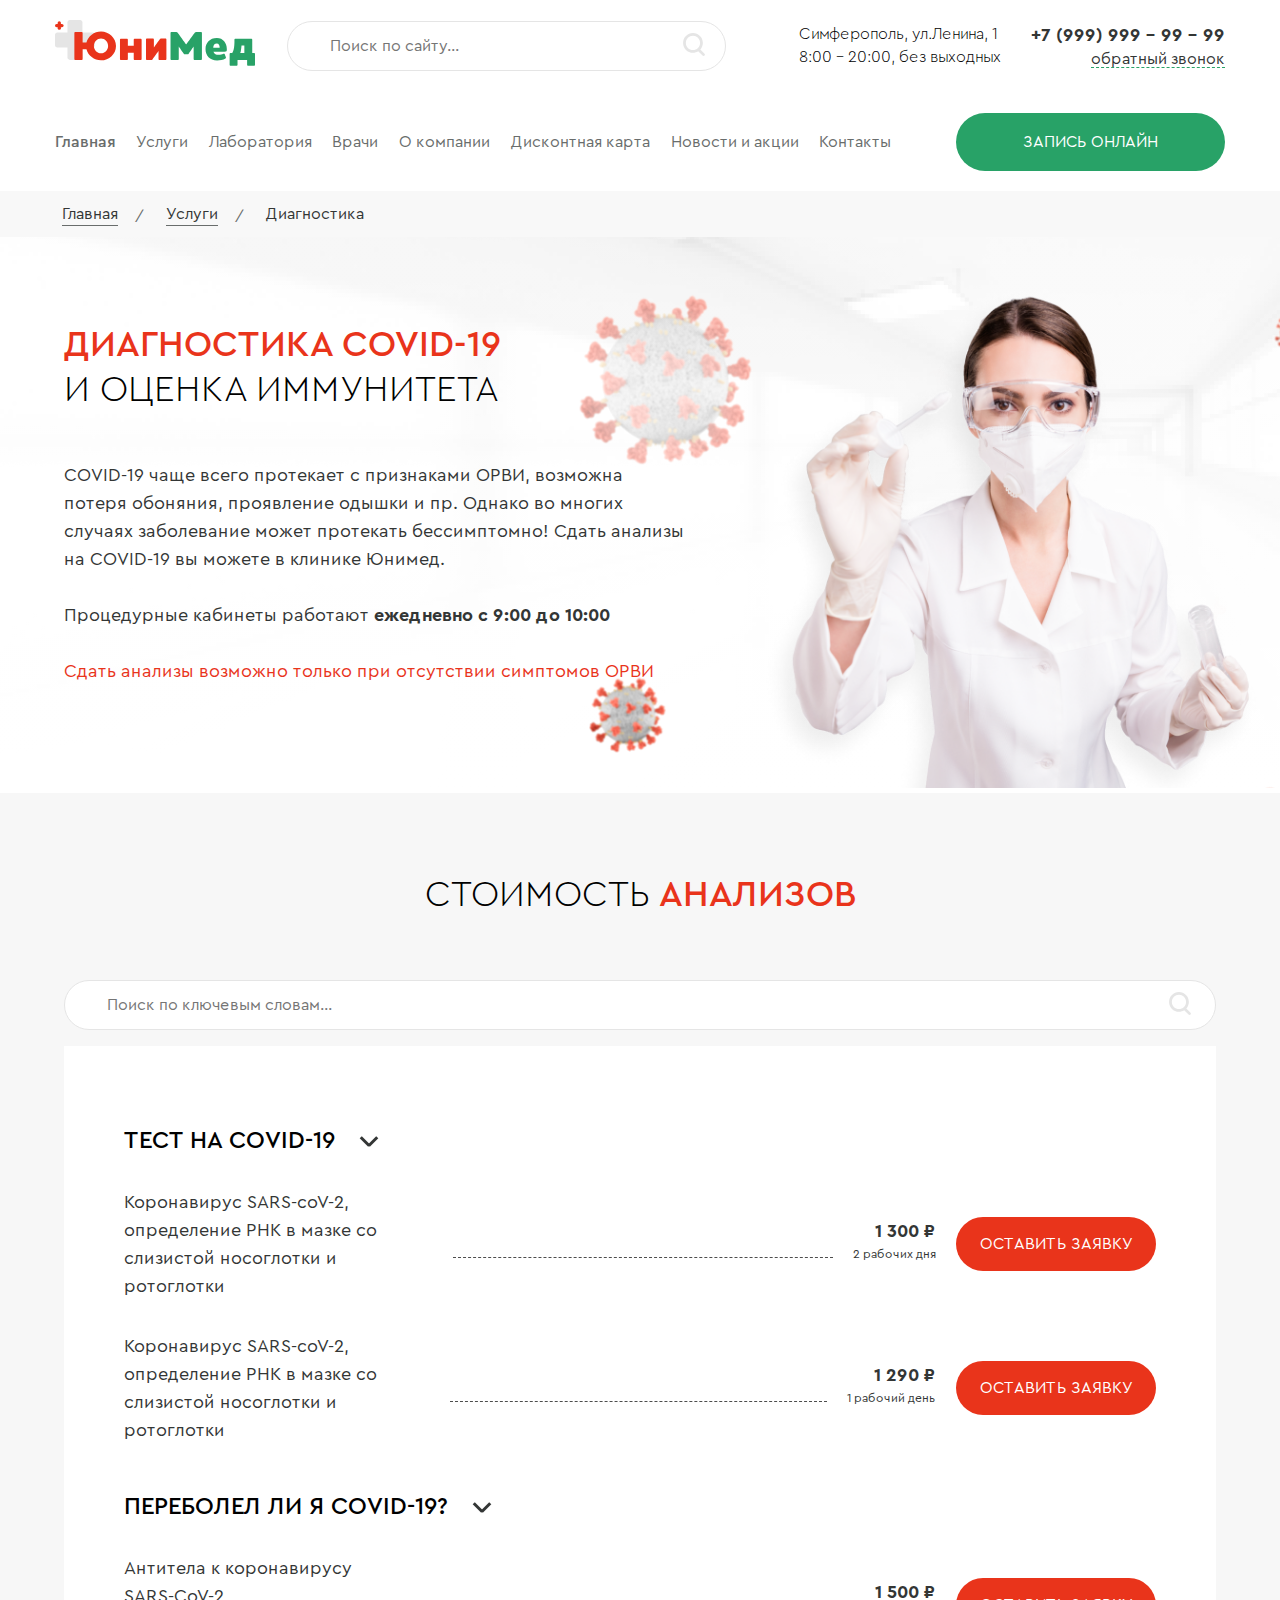
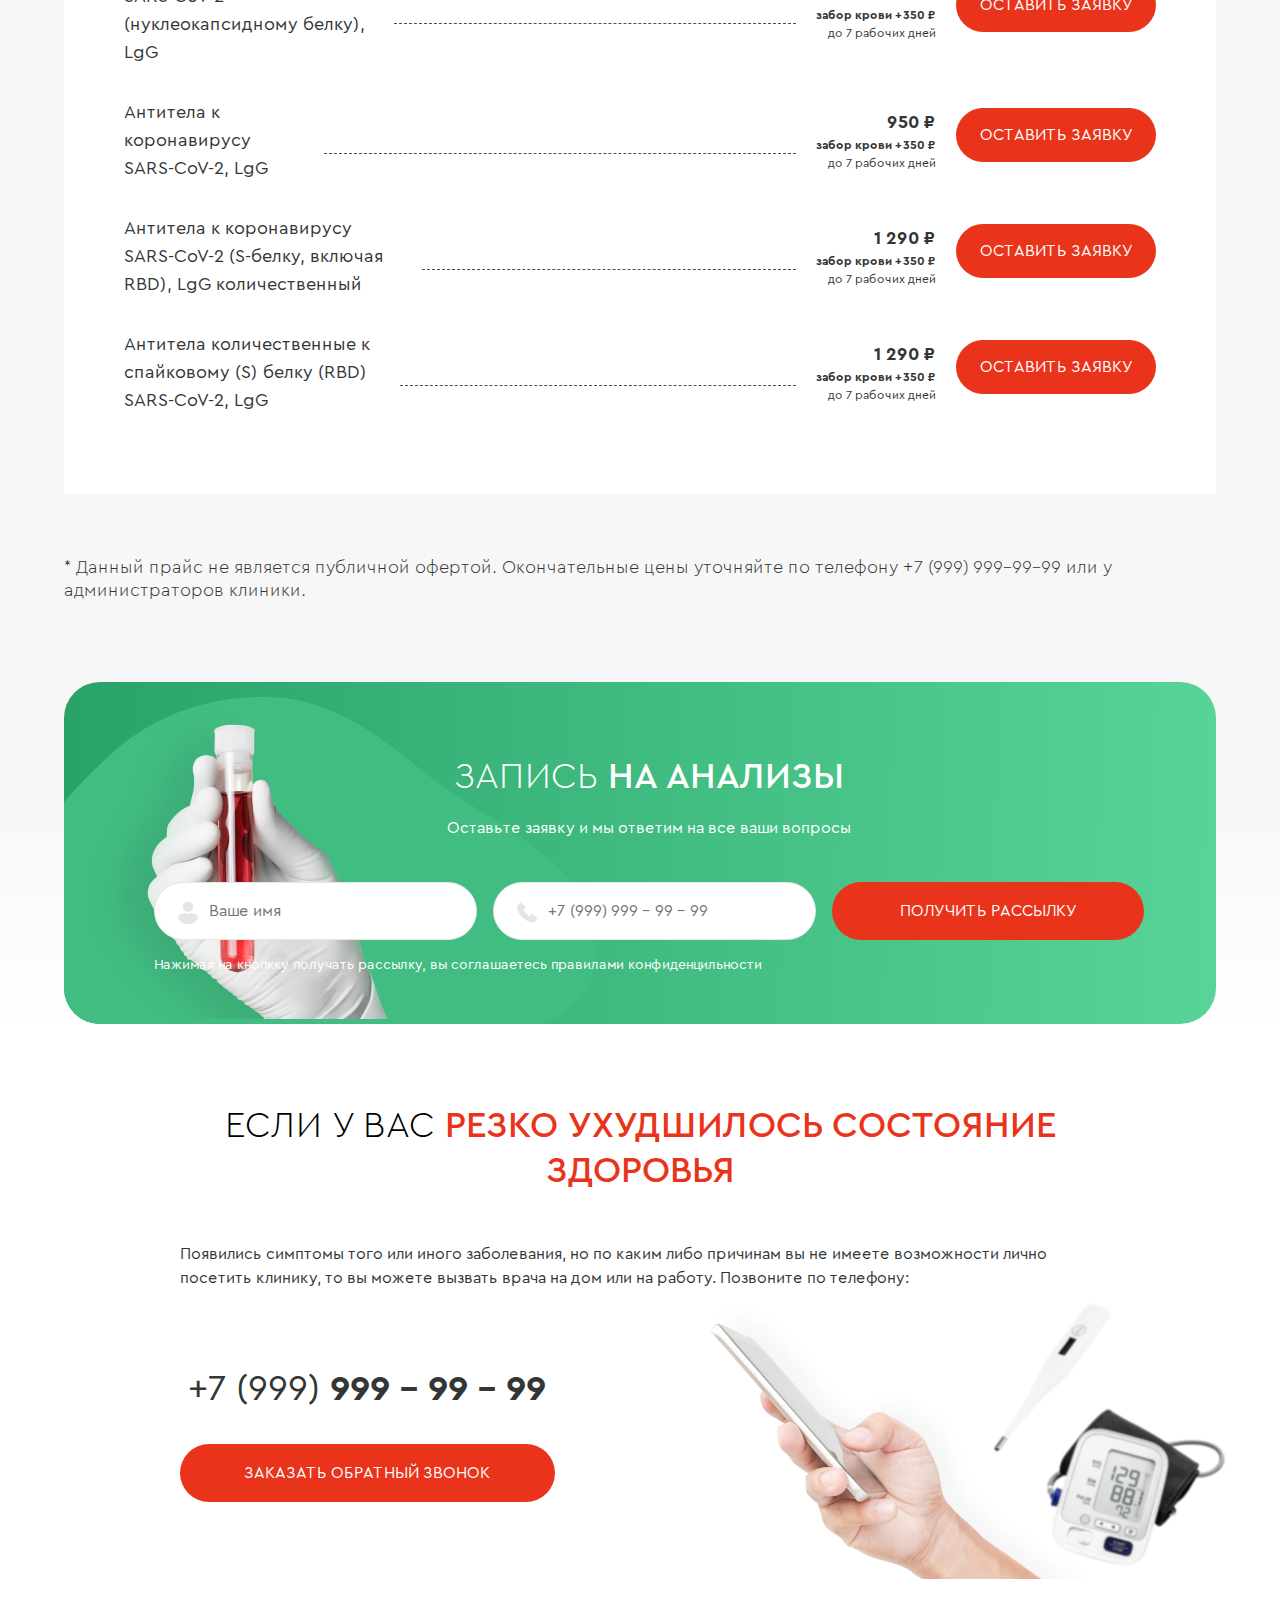
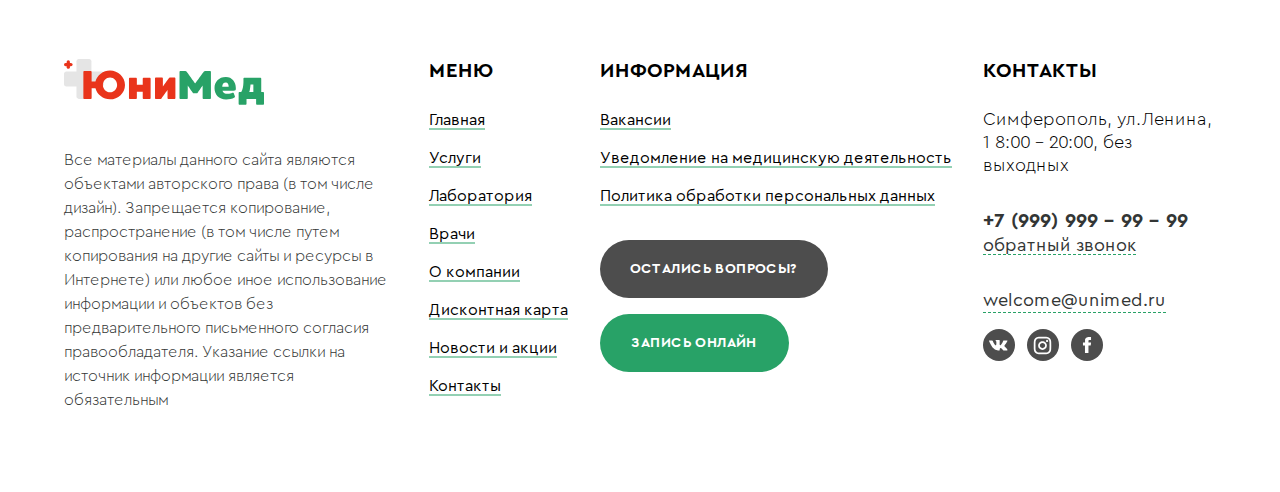
<file: diagnistic-service.html>
<!DOCTYPE html>
<html lang="ru">
<head>
    <meta charset="UTF-8">
    <meta http-equiv="X-UA-Compatible" content="IE=edge">
    <meta name="viewport" content="width=device-width, initial-scale=1.0">

    <!-- Styles -->
    <link rel="stylesheet" type="text/css" href="css/reset.css">
    <link rel="stylesheet" type="text/css" href="css/main.css">
    <link rel="stylesheet" type="text/css" href="css/animation.css">
    <link rel="stylesheet" type="text/css" href="assets/slick/slick.css"/>

    <!-- Scripts -->
    <script type="text/javascript" src="assets/jquery-3.6.0.min.js"></script>
    <script type="text/javascript" src="assets/slick/slick.min.js"></script>
    <script src="https://api-maps.yandex.ru/2.1/?apikey=f85c11f6-e031-4e15-af56-96c965180636&lang=ru_RU" type="text/javascript"></script>

    <title>ЮниМед</title>
</head>
<body>
    <header class="header">
        <div class="header__top-bar">
            <div class="burger _lock-animation">
                <div class="burger__line burger__line-one"></div>
                <div class="burger__line burger__line-two"></div>
                <div class="burger__line burger__line-three"></div>
            </div>
            <div class="header__logo">
                <a href="/">
                    <svg width="200" height="46" viewBox="0 0 200 46" fill="none" xmlns="http://www.w3.org/2000/svg">
                        <path d="M12.4676 2.28632C12.4676 1.02362 13.4912 0 14.7539 0H25.1423C26.405 0 27.4287 1.02362 27.4287 2.28632V37.6099C27.4287 38.8726 26.405 39.8962 25.1423 39.8962H14.7539C13.4912 39.8962 12.4676 38.8726 12.4676 37.6099V2.28632Z" fill="#E5E5E5"/>
                        <path d="M2.28632 12.4676C1.02362 12.4676 5.09288e-07 13.4912 4.54094e-07 14.7539L0 25.1423C-5.51943e-08 26.405 1.02362 27.4287 2.28632 27.4287L37.6099 27.4287C38.8726 27.4287 39.8962 26.405 39.8962 25.1423V14.7539C39.8962 13.4912 38.8726 12.4676 37.6099 12.4676L2.28632 12.4676Z" fill="#E5E5E5"/>
                        <rect x="2.67969" y="1.25757" width="3.21513" height="8.57369" rx="1.60757" fill="#E9341B"/>
                        <rect width="3.21513" height="8.57369" rx="1.60757" transform="matrix(-4.37114e-08 1 1 4.37114e-08 0 3.93677)" fill="#E9341B"/>
                        <path d="M46.024 11.4087C39.0621 11.4087 33.0606 16.1299 31.4601 22.4516H27.6191V12.8891C27.6191 12.3289 27.179 11.8888 26.6189 11.8888H20.3772C19.8171 11.8888 19.377 12.3289 19.377 12.8891V38.8959C19.377 39.4561 19.8171 39.8962 20.3772 39.8962H26.6189C27.179 39.8962 27.6191 39.4561 27.6191 38.8959V29.3334H31.4601C33.0606 35.6551 39.0621 40.3363 46.024 40.3363C54.1461 40.3363 60.9879 33.8946 60.9879 25.8925C60.9879 17.8904 54.1461 11.4087 46.024 11.4087ZM46.024 33.2544C42.1029 33.2544 38.9021 29.9736 38.9021 25.8925C38.9021 21.8114 42.1029 18.4906 46.024 18.4906C49.945 18.4906 53.1058 21.8114 53.1058 25.8925C53.1058 29.9736 49.945 33.2544 46.024 33.2544Z" fill="#E9341B"/>
                        <path d="M85.6204 18.6506H79.7388C79.1787 18.6506 78.7385 19.0907 78.7385 19.6509V25.8125H72.857V19.6509C72.857 19.0907 72.4169 18.6506 71.8567 18.6506H65.9752C65.415 18.6506 64.9749 19.0907 64.9749 19.6509V38.8959C64.9749 39.4561 65.415 39.8962 65.9752 39.8962H71.8567C72.4169 39.8962 72.857 39.4561 72.857 38.8959V32.6943H78.7385V38.8959C78.7385 39.4561 79.1787 39.8962 79.7388 39.8962H85.6204C86.1805 39.8962 86.6206 39.4561 86.6206 38.8959V19.6509C86.6206 19.0907 86.1805 18.6506 85.6204 18.6506Z" fill="#E9341B"/>
                        <path d="M110.403 18.6106H106.201C105.521 18.6106 105.201 18.7306 104.641 19.4908C103.721 20.7712 98.8795 27.5329 98.8795 27.5329V19.6109C98.8795 19.0907 98.4394 18.6106 97.8792 18.6106H91.9977C91.4375 18.6106 90.9974 19.0907 90.9974 19.6109V38.8959C90.9974 39.4561 91.4375 39.8962 91.9977 39.8962C91.9977 39.8962 96.3588 39.8962 96.3988 39.8962C96.959 39.8962 97.199 39.8162 97.6391 39.176C98.2793 38.2958 103.521 30.9739 103.521 30.9739V38.8959C103.521 39.4561 103.961 39.8962 104.521 39.8962H110.403C110.963 39.8962 111.403 39.4561 111.403 38.8959V19.6109C111.403 19.0907 110.963 18.6106 110.403 18.6106Z" fill="#E9341B"/>
                        <path d="M145.925 11.8889H141.203C140.523 11.8889 140.203 12.129 139.723 12.7291C139.283 13.3293 131.201 24.4122 131.201 24.4122C131.201 24.4122 123.159 13.3293 122.718 12.7291C122.238 12.129 121.918 11.8889 121.238 11.8889H116.517C115.957 11.8889 115.517 12.369 115.517 12.8892V38.896C115.517 39.4562 115.957 39.8963 116.517 39.8963H122.759C123.319 39.8963 123.759 39.4562 123.759 38.896V26.5328C123.759 26.5328 127.72 32.2543 128.4 33.2145C129.16 34.3748 129.6 34.2548 129.92 34.2548C130.24 34.2548 132.161 34.2548 132.521 34.2548C132.841 34.2548 133.281 34.3748 134.041 33.2145C134.682 32.2543 138.643 26.5328 138.643 26.5328V38.896C138.643 39.4562 139.123 39.8963 139.643 39.8963H145.925C146.445 39.8963 146.925 39.4562 146.925 38.896V12.8892C146.925 12.369 146.445 11.8889 145.925 11.8889Z" fill="#28A267"/>
                        <path d="M169.491 31.6941C171.651 31.6941 171.851 31.014 171.851 29.2135C171.851 23.0519 168.13 18.0906 161.849 18.0906C154.647 18.0906 150.526 23.0519 150.526 29.2135C150.526 35.3751 154.687 40.3764 162.169 40.3764C164.93 40.3764 168.17 39.8963 170.491 38.4559C170.851 38.2159 171.131 37.7757 170.891 37.1356C170.691 36.6554 169.931 34.5749 169.771 34.1748C169.451 33.5746 168.891 33.5746 168.371 33.7747C166.93 34.4149 165.49 34.895 163.049 34.815C161.529 34.775 159.208 34.0948 158.408 31.6941C165.53 31.6941 168.611 31.6941 169.491 31.6941ZM161.849 23.612C163.729 23.612 164.69 25.2524 164.69 27.6931H158.248C158.248 25.2124 159.648 23.612 161.849 23.612Z" fill="#28A267"/>
                        <path d="M199.04 33.0145H197.24V19.651C197.24 19.1308 196.8 18.6507 196.239 18.6507H180.435C179.875 18.6507 179.435 19.1308 179.435 19.651C179.435 19.651 179.795 27.1729 178.195 31.014C177.915 31.6541 177.595 32.3343 177.234 33.0145H175.634C175.074 33.0145 174.634 33.4546 174.634 34.0147V44.7376C174.634 45.2977 175.074 45.7378 175.634 45.7378H181.516C182.076 45.7378 182.516 45.2977 182.516 44.7376V39.8963H192.118V44.7376C192.118 45.2977 192.598 45.7378 193.119 45.7378H199.04C199.56 45.7378 200 45.2977 200 44.7376V34.0147C200 33.4546 199.56 33.0145 199.04 33.0145ZM185.797 31.134C186.037 30.0137 186.317 27.7331 186.517 25.5325H189.358V33.0145H185.197C185.437 32.4143 185.637 31.7742 185.797 31.134Z" fill="#28A267"/>
                    </svg>
                </a>
            </div>
            <div class="header__search">
                <input type="text" class="header__search-input" placeholder="Поиск по сайту...">
                <svg class="header__search-icon" height="24" width="24">
                    <use xlink:href="img/icons.svg#search"></use>
                </svg>
            </div>
            <div class="header__contacts">
                <p class="header__adress">Симферополь, ул.Ленина, 1
                    8:00 - 20:00, без выходных</p>
                <div class="header__callback">
                    <a href="tel:+79999999999" class="header__phone">+7 (999) 999 - 99 - 99</a>
                    <a href="#" class="header__callback-button">обратный звонок</a>
                </div>
            </div>
        </div>
        <div class="header__bottom-bar">
            <div class="header__search search_pos_at_burger">
                <input type="text" class="header__search-input" placeholder="Поиск по сайту...">
                <svg class="header__search-icon" height="24" width="24">
                    <use xlink:href="img/icons.svg#search"></use>
                </svg>
            </div>
            <nav class="header__nav">
                <ul class="header__nav-list">
                    <li class="header__nav-item">
                        <a href="/" class="header__nav-link current_nav_link">Главная</a>
                    </li>
                    <li class="header__nav-item">
                        <a href="#" class="header__nav-link">Услуги</a>
                    </li>
                    <li class="header__nav-item">
                        <a href="#" class="header__nav-link">Лаборатория</a>
                    </li>
                    <li class="header__nav-item">
                        <a href="#" class="header__nav-link">Врачи</a>
                    </li>
                    <li class="header__nav-item">
                        <a href="#" class="header__nav-link">О компании</a>
                    </li>
                    <li class="header__nav-item">
                        <a href="#" class="header__nav-link">Дисконтная карта</a>
                    </li>
                    <li class="header__nav-item">
                        <a href="#" class="header__nav-link">Новости и акции</a>
                    </li>
                    <li class="header__nav-item">
                        <a href="#" class="header__nav-link">Контакты</a>
                    </li>
                </ul>
            </nav>
            <a href="#" class="button header__button button--green">
                <span class="button__body">запись онлайн</span>
            </a>
        </div>
        <nav class="breadcrumb" aria-label="Breadcrumb">
            <ul class="breadcrumb__list">
              <li class="breadcrumb__item"><a class="breadcrumb__link" href="/">Главная</a></li>
              <li class="breadcrumb__item"><a class="breadcrumb__link" href="#">Услуги</a></li>
              <li class="breadcrumb__item current"><a class="breadcrumb__link" href="#" aria-current="location">Диагностика</a></li>
            </ul>
          </nav>
    </header>
    <main class="diagnostic-services">
        <div class="diagnostic-services__about">
            <div class="container">
                <div class="diagnostic-services__about-description">
                    <h2 class="diagnostic-services__about-heading"><span class="text_color_red">ДИагностика COVID-19</span>
                        и оценка ИМмунитета</h2>
                    <p class="diagnostic-services__about-text">
                        COVID-19 чаще всего протекает с признаками ОРВИ, возможна потеря обоняния, проявление одышки и пр. 
                        Однако во многих случаях заболевание может протекать бессимптомно! Сдать анализы на COVID-19 вы можете в клинике Юнимед.</p>
                    <p class="diagnostic-services__about-text">Процедурные кабинеты работают <span class="text--bold">ежедневно с 9:00 до 10:00</span></p>
                    <p class="diagnostic-services__about-text text_color_red">Сдать анализы возможно только при отсутствии симптомов ОРВИ</p>
                </div>
                <div class="diagnostic-services__about-image">
                    <img src="img/diagnostic-services-about.png" alt="">
                </div>
            </div>
        </div>

        <div class="diagnostic-services__prices prices">
            <div class="container">
                <h2 class="diagnostic-services__prices-heading prices-heading">Стоимость <span class="text_color_red">анализов</span></h2>
                <div class="diagnostic-services__prices-content prices__content">
                    <div class="prices__searchbar">
                        <input type="text" class="prices__searchbar-input" placeholder="Поиск по ключевым словам...">
                        <svg class="prices__search-icon" height="24" width="24">
                            <use xlink:href="img/icons.svg#search"></use>
                        </svg>
                    </div>
                    <div class="prices__tabel">
                        <h4 class="prices__tabel-heading">ТЕст на COVID-19</h4>
                        <ul class="prices__list">
                            <li>
                                <span class="prices__service-name">Коронавирус SARS-coV-2, определение РНК в мазке со слизистой носоглотки и ротоглотки</span> 
                                <div class="dots"></div> 
                                <div class="prices__price-info">
                                    <div>
                                        <span class="prices__service-price">1 300 ₽</span>
                                        <span class="prices__waiting-time">2 рабочих дня</span>
                                    </div>
                                    <a href="#" class="prices__button button button--red">
                                        <span class="button__body">оставить заявку</span>
                                    </a>
                                </div>
                                
                            </li>
                            <li>
                                <span class="prices__service-name">Коронавирус SARS-coV-2, определение РНК в мазке со слизистой носоглотки и ротоглотки</span> 
                                <div class="dots"></div>
                                <div class="prices__price-info">
                                    <div>
                                        <span class="prices__service-price">1 290 ₽</span>
                                        <span class="prices__waiting-time">1 рабочий день</span>
                                    </div>
                                    <a href="#" class="prices__button button button--red">
                                        <span class="button__body">оставить заявку</span>
                                    </a>
                                </div>
                            </li>
                        </ul>
                        <h4 class="prices__tabel-heading">Переболел ли я Covid-19?</h4>
                        <ul class="prices__list">
                            <li>
                                <span class="prices__service-name">Антитела к коронавирусу SARS-CoV-2 (нуклеокапсидному белку), LgG</span>
                                <div class="dots"></div>
                                <div class="prices__price-info">
                                    <div>
                                        <span class="prices__service-price">1 500 ₽</span>
                                        <span class="prices__additional-price">забор крови +350 ₽</span>
                                        <span class="prices__waiting-time">до 7 рабочих дней</span>
                                    </div>
                                    <a href="#" class="prices__button button button--red">
                                        <span class="button__body">оставить заявку</span>
                                    </a>
                                </div>
                            </li>
                            <li>
                                <span class="prices__service-name">Антитела к коронавирусу SARS-CoV-2, LgG</span>
                                <div class="dots"></div>
                                <div class="prices__price-info">
                                    <div>
                                        <span class="prices__service-price">950 ₽</span>
                                        <span class="prices__additional-price">забор крови +350 ₽</span>
                                        <span class="prices__waiting-time">до 7 рабочих дней</span>
                                    </div>
                                    <a href="#" class="prices__button button button--red">
                                        <span class="button__body">оставить заявку</span>
                                    </a>
                                </div>
                                
                            </li>
                            <li>
                                <span class="prices__service-name">Антитела к коронавирусу SARS-CoV-2 (S-белку, включая RBD), LgG количественный</span> 
                                <div class="dots"></div>
                                <div class="prices__price-info">
                                    <div>
                                        <span class="prices__service-price">1 290 ₽</span>
                                        <span class="prices__additional-price">забор крови +350 ₽</span>
                                        <span class="prices__waiting-time">до 7 рабочих дней</span>
                                    </div>
                                    <a href="#" class="prices__button button button--red">
                                        <span class="button__body">оставить заявку</span>
                                    </a>
                                </div>
                                
                            </li>
                            <li>
                                <span class="prices__service-name">Антитела количественные к спайковому (S) белку (RBD) SARS-CoV-2, LgG</span>
                                <div class="dots"></div>
                                <div class="prices__price-info">
                                    <div>
                                        <span class="prices__service-price">1 290 ₽</span>
                                        <span class="prices__additional-price">забор крови +350 ₽</span>
                                        <span class="prices__waiting-time">до 7 рабочих дней</span>
                                    </div>                                        
                                    <a href="#" class="prices__button button button--red">
                                        <span class="button__body">оставить заявку</span>
                                    </a>
                                </div>
                                
                            </li>
                        </ul>
                    </div>
                    <p class="prices__info-text">* Данный прайс не является публичной офертой. Окончательные цены уточняйте по телефону +7 (999) 999-99-99 или у администраторов клиники.</p>
                    <div class="diagnostic-services__cta cta">
                        <div class="diagnostic-services__cta-image cta-image">
                            <img src="img/analises.png" alt="">
                        </div>
                        <div class="diagnostic-services__cta-content cta-content">
                            <h2 class="diagnostic-services__cta-heading cta-heading">запись<span class="text--medium">  на анализы</span></h2>
                            <p class="diagnostic-services__cta-text cta-text">Оставьте заявку и мы ответим на все ваши вопросы</p>
                            <form action="" class="diagnostic-services__cta-form form">
                                <div class="form-input__inner form-input__name">
                                    <input type="text" class="form-input form-input__name" placeholder="Ваше имя">
                                    <svg class="person-icon form-input__icon" width="20" height="24">
                                        <use xlink:href="img/icons.svg#person"></use>
                                    </svg>
                                </div>
                                <div class="form-input__inner form-input__phone">
                                    <input class="form-input form-input__phone" type="tel" placeholder="+7 (999) 999 - 99 - 99">
                                    <svg class="phone-icon form-input__icon" width="20" height="21">
                                        <use xlink:href="img/icons.svg#phone"></use>
                                    </svg>
                                </div>
                                <button type="submit" class="button form__button button--red">
                                    <span class="button__body">получить рассылку</span>
                                </button>
                                <p class="form__accept-text">Нажимая на кнопкку получать рассылку, вы соглашаетесь правилами конфиденцильности</p>
                            </form>
                        </div>
                    </div>
                </div>
            </div>
        </div>
        
        <div class="if-health-deteriorated ihd">
            <div class="container">
                <h2 class="ihd__heading">Если у вас<span class="text_color_red"> резко ухудшилось состояние здоровья</span></h2>
                <p class="ihd__text">Появились симптомы того или иного заболевания, но по каким либо причинам вы не имеете возможности лично посетить клинику, 
                    то вы можете вызвать врача на дом или на работу. Позвоните по телефону:</p>
                <div class="ihd__inner">
                    <div class="ihd__callback">
                        <a href="tel:+79999999999" class="ihd__callback-phone">+7 (999) <span class="text--bold">999 - 99 - 99</span></a>
                        <a href="#" class="ihd__callback__button button button--red">
                            <span class="button__body">Заказать обратный звонок</span>
                        </a>
                    </div>
                    <img src="img/ihd-image.png" alt="" class="ihd__image">
                </div>
            </div>
        </div>
    </main>
<script src="js/functions.js"></script>
<script src="js/slider.js"></script>
<footer class="footer">
    <div class="container">
        <div class="footer-col footer__about">
            <div class="footer__logo">
                <a href="/">
                    <svg width="200" height="46" viewBox="0 0 200 46" fill="none" xmlns="http://www.w3.org/2000/svg">
                        <path d="M12.4676 2.28632C12.4676 1.02362 13.4912 0 14.7539 0H25.1423C26.405 0 27.4287 1.02362 27.4287 2.28632V37.6099C27.4287 38.8726 26.405 39.8962 25.1423 39.8962H14.7539C13.4912 39.8962 12.4676 38.8726 12.4676 37.6099V2.28632Z" fill="#E5E5E5"/>
                        <path d="M2.28632 12.4676C1.02362 12.4676 5.09288e-07 13.4912 4.54094e-07 14.7539L0 25.1423C-5.51943e-08 26.405 1.02362 27.4287 2.28632 27.4287L37.6099 27.4287C38.8726 27.4287 39.8962 26.405 39.8962 25.1423V14.7539C39.8962 13.4912 38.8726 12.4676 37.6099 12.4676L2.28632 12.4676Z" fill="#E5E5E5"/>
                        <rect x="2.67969" y="1.25757" width="3.21513" height="8.57369" rx="1.60757" fill="#E9341B"/>
                        <rect width="3.21513" height="8.57369" rx="1.60757" transform="matrix(-4.37114e-08 1 1 4.37114e-08 0 3.93677)" fill="#E9341B"/>
                        <path d="M46.024 11.4087C39.0621 11.4087 33.0606 16.1299 31.4601 22.4516H27.6191V12.8891C27.6191 12.3289 27.179 11.8888 26.6189 11.8888H20.3772C19.8171 11.8888 19.377 12.3289 19.377 12.8891V38.8959C19.377 39.4561 19.8171 39.8962 20.3772 39.8962H26.6189C27.179 39.8962 27.6191 39.4561 27.6191 38.8959V29.3334H31.4601C33.0606 35.6551 39.0621 40.3363 46.024 40.3363C54.1461 40.3363 60.9879 33.8946 60.9879 25.8925C60.9879 17.8904 54.1461 11.4087 46.024 11.4087ZM46.024 33.2544C42.1029 33.2544 38.9021 29.9736 38.9021 25.8925C38.9021 21.8114 42.1029 18.4906 46.024 18.4906C49.945 18.4906 53.1058 21.8114 53.1058 25.8925C53.1058 29.9736 49.945 33.2544 46.024 33.2544Z" fill="#E9341B"/>
                        <path d="M85.6204 18.6506H79.7388C79.1787 18.6506 78.7385 19.0907 78.7385 19.6509V25.8125H72.857V19.6509C72.857 19.0907 72.4169 18.6506 71.8567 18.6506H65.9752C65.415 18.6506 64.9749 19.0907 64.9749 19.6509V38.8959C64.9749 39.4561 65.415 39.8962 65.9752 39.8962H71.8567C72.4169 39.8962 72.857 39.4561 72.857 38.8959V32.6943H78.7385V38.8959C78.7385 39.4561 79.1787 39.8962 79.7388 39.8962H85.6204C86.1805 39.8962 86.6206 39.4561 86.6206 38.8959V19.6509C86.6206 19.0907 86.1805 18.6506 85.6204 18.6506Z" fill="#E9341B"/>
                        <path d="M110.403 18.6106H106.201C105.521 18.6106 105.201 18.7306 104.641 19.4908C103.721 20.7712 98.8795 27.5329 98.8795 27.5329V19.6109C98.8795 19.0907 98.4394 18.6106 97.8792 18.6106H91.9977C91.4375 18.6106 90.9974 19.0907 90.9974 19.6109V38.8959C90.9974 39.4561 91.4375 39.8962 91.9977 39.8962C91.9977 39.8962 96.3588 39.8962 96.3988 39.8962C96.959 39.8962 97.199 39.8162 97.6391 39.176C98.2793 38.2958 103.521 30.9739 103.521 30.9739V38.8959C103.521 39.4561 103.961 39.8962 104.521 39.8962H110.403C110.963 39.8962 111.403 39.4561 111.403 38.8959V19.6109C111.403 19.0907 110.963 18.6106 110.403 18.6106Z" fill="#E9341B"/>
                        <path d="M145.925 11.8889H141.203C140.523 11.8889 140.203 12.129 139.723 12.7291C139.283 13.3293 131.201 24.4122 131.201 24.4122C131.201 24.4122 123.159 13.3293 122.718 12.7291C122.238 12.129 121.918 11.8889 121.238 11.8889H116.517C115.957 11.8889 115.517 12.369 115.517 12.8892V38.896C115.517 39.4562 115.957 39.8963 116.517 39.8963H122.759C123.319 39.8963 123.759 39.4562 123.759 38.896V26.5328C123.759 26.5328 127.72 32.2543 128.4 33.2145C129.16 34.3748 129.6 34.2548 129.92 34.2548C130.24 34.2548 132.161 34.2548 132.521 34.2548C132.841 34.2548 133.281 34.3748 134.041 33.2145C134.682 32.2543 138.643 26.5328 138.643 26.5328V38.896C138.643 39.4562 139.123 39.8963 139.643 39.8963H145.925C146.445 39.8963 146.925 39.4562 146.925 38.896V12.8892C146.925 12.369 146.445 11.8889 145.925 11.8889Z" fill="#28A267"/>
                        <path d="M169.491 31.6941C171.651 31.6941 171.851 31.014 171.851 29.2135C171.851 23.0519 168.13 18.0906 161.849 18.0906C154.647 18.0906 150.526 23.0519 150.526 29.2135C150.526 35.3751 154.687 40.3764 162.169 40.3764C164.93 40.3764 168.17 39.8963 170.491 38.4559C170.851 38.2159 171.131 37.7757 170.891 37.1356C170.691 36.6554 169.931 34.5749 169.771 34.1748C169.451 33.5746 168.891 33.5746 168.371 33.7747C166.93 34.4149 165.49 34.895 163.049 34.815C161.529 34.775 159.208 34.0948 158.408 31.6941C165.53 31.6941 168.611 31.6941 169.491 31.6941ZM161.849 23.612C163.729 23.612 164.69 25.2524 164.69 27.6931H158.248C158.248 25.2124 159.648 23.612 161.849 23.612Z" fill="#28A267"/>
                        <path d="M199.04 33.0145H197.24V19.651C197.24 19.1308 196.8 18.6507 196.239 18.6507H180.435C179.875 18.6507 179.435 19.1308 179.435 19.651C179.435 19.651 179.795 27.1729 178.195 31.014C177.915 31.6541 177.595 32.3343 177.234 33.0145H175.634C175.074 33.0145 174.634 33.4546 174.634 34.0147V44.7376C174.634 45.2977 175.074 45.7378 175.634 45.7378H181.516C182.076 45.7378 182.516 45.2977 182.516 44.7376V39.8963H192.118V44.7376C192.118 45.2977 192.598 45.7378 193.119 45.7378H199.04C199.56 45.7378 200 45.2977 200 44.7376V34.0147C200 33.4546 199.56 33.0145 199.04 33.0145ZM185.797 31.134C186.037 30.0137 186.317 27.7331 186.517 25.5325H189.358V33.0145H185.197C185.437 32.4143 185.637 31.7742 185.797 31.134Z" fill="#28A267"/>
                    </svg>
                </a>
            </div>
            <p class="footer__text">Все материалы данного сайта являются объектами авторского права (в том числе дизайн). 
                Запрещается копирование, распространение (в том числе путем копирования на другие сайты и ресурсы в Интернете) 
                или любое иное использование информации и объектов без предварительного письменного согласия правообладателя. 
                Указание ссылки на источник информации является обязательным</p>
        </div>
        <div class="footer-col footer__menu">
            <h5 class="footer__heading">меню</h5>
            <ul class="footer__link-list">
                <li>
                    <a href="/" class="footer__link">Главная</a>
                </li>
                <li>
                    <a href="#" class="footer__link">Услуги</a>
                </li>
                <li>
                    <a href="#" class="footer__link">Лаборатория</a>
                </li>
                <li>
                    <a href="#" class="footer__link">Врачи</a>
                </li>
                <li>
                    <a href="#" class="footer__link">О компании</a>
                </li>
                <li>
                    <a href="#" class="footer__link">Дисконтная карта</a>
                </li>
                <li>
                    <a href="#" class="footer__link">Новости и акции</a>
                </li>
                <li>
                    <a href="#" class="footer__link">Контакты</a>
                </li>
            </ul>
        </div>
        <div class="footer-col footer__info">
            <h5 class="footer__heading">информация</h5>
            <ul class="footer__link-list">
                <li>
                    <a href="#" class="footer__link">Вакансии</a>
                </li>
                <li>
                    <a href="#" class="footer__link">Уведомление на медицинскую деятельность</a>
                </li>
                <li>
                    <a href="#" class="footer__link">Политика обработки персональных данных</a>
                </li>
            </ul>
            <a href="#" class="button footer__button-q button--gray">
                <span class="button__body">остались вопросы?</span>
            </a>
            <a href="#" class="button footer__button-a button--green">
                <span class="button__body">запись онлайн</span>
            </a>
        </div>
        <div class="footer-col footer__contacts">
            <h5 class="footer__heading">контакты</h5>
            <p class="footer__adress">Симферополь, ул.Ленина, 1
                8:00 - 20:00, без выходных</p>
            <div class="footer__callback">
                <a href="tel:+79999999999" class="footer__phone">+7 (999) 999 - 99 - 99</a>
                <a href="#" class="footer__callback-button">обратный звонок</a>
            </div>
            <a href="mailto:welcome@unimed.ru" class="footer__email">welcome@unimed.ru</a>
            <div class="footer__icons">
                <a href="" class="footer__icon">
                    <svg class="vk-icon" height="12" width="19">
                        <use xlink:href="img/icons.svg#vk"></use>
                    </svg>
                </a>
                <a href="" class="footer__icon">
                    <svg class="inst-icon" height="21" width="21">
                        <use xlink:href="img/icons.svg#inst"></use>
                    </svg>
                </a>                        
                <a href="" class="footer__icon">
                    <svg class="fb-icon" height="16" width="16">
                        <use xlink:href="img/icons.svg#fb"></use>
                    </svg>
                </a>
            </div>
        </div>
    </div>
</footer>
</body>
</html>
</file>
<file: css/main.css>
h1{
    font-size: 48px;
    font-weight: 300;
    line-height: 60px;
    text-transform: uppercase;
}
h2{
    margin-bottom: 62px;
    font-size: 36px;
    font-weight: 300;
    line-height: 45px;
    text-align: center;
    text-transform: uppercase;
}
h3{
    font-size: 32px;
    font-weight: 700;
    line-height: 40px;
    text-transform: uppercase;
}
h4{
    font-size: 24px;
    font-weight: 500;
    line-height: 30px;
}
h5{
    font-weight: 700;
    font-size: 20px;
    line-height: 25px;
    text-transform: uppercase;
}
a,p,span,li{
    font-size: 16px;
    font-weight: 400;
    line-height: 24px;
    color: #333635;
}
main{
    overflow: hidden;
}
.container{
    margin: 0 auto;
    max-width: 1440px;
}
.button{
    height: 62px;
    display: flex;
    justify-content: center;
    align-items: center;
    border-radius: 40px;
    border: none;
    text-transform: uppercase;
    color: #ffffff;
}
.button__body{
    color: #ffffff;
}
.button--gray{
    background-color: #4D4D4D;
}
.button--gray:hover{
    background: linear-gradient(93.71deg, #4D4D4D 9.27%, #464646 96.5%);
    box-shadow: 0px 0px 40px rgba(0, 0, 0, 0.25), 0px 2px 0px #282828;
}
.button--gray:active{
    background-color: #4D4D4D;
    box-shadow: none;
}
.button--gray:active .button__body{
        color: #aaaaaa;
}
.button--green{
    background-color: #28a267;
}
.button--green:hover{
    background: linear-gradient(107.8deg, #28A267 37.85%, #2E9262 74.68%);
    box-shadow: 0px 0px 40px rgba(94, 236, 168, 0.35), 0px 2px 0px #145C3A;
}
.button--green:active{
    background-color: #28a267;
    box-shadow: none;
}
.button--green:active .button__body{
    color: #C5F5DE;
}
.button--red{
    background-color: #e9341b;
}
.button--red:hover{
    background: linear-gradient(92.35deg, #E9341B 6.1%, #D02E17 96.13%);
    box-shadow: 0px 2px 0px #AD1C09, 0px 0px 40px rgba(242, 108, 90, 0.35);
}
.button--red:active{
    background-color: #e9341b;
    box-shadow: none;
}
.button--red:active .button__body{
    color: #FFD7D1;
}
.button--transparent{
    background: transparent;
    border: 2px solid #28A167;
    color: #28A167;
}
.button--transparent .button__body{
    color: #28A167;
}
.text_color_red{
    color: #e9341b;
    font-size: inherit;
    font-weight: 500;
    line-height: inherit;
    text-transform: inherit;
}
.text--medium{
    color: inherit;
    font-size: inherit;
    font-weight: 500;
    line-height: inherit;
    text-transform: inherit;
}
.text--bold{
    color: inherit;
    font-size: inherit;
    font-weight: 700;
    line-height: inherit;
    text-transform: inherit;
}
.discount{
    font-size: 120px;
    font-weight: 700;
    line-height: 112px;
    color: #E9341B;
}
.cross{
    position: absolute;
    top: 56px;
    left: 16%
}
.cross-horizontal,
.cross-vertical{
    position: absolute;
    width: 162px;
    height: 484px;
    background: #FFFFFF;
}
.cross-horizontal{
    transform: rotate(90deg);
}
._scroll-lock{
    overflow: hidden;
}
.current_nav_link{
    font-weight: 500;
}
.cta{
    position: relative;
    padding: 73px 72px 50px;
    display: flex;
    justify-content: flex-end;
    background: linear-gradient(92.24deg, #28A167 -2.53%, #63E0A4 123.83%), linear-gradient(98.25deg, rgba(248, 248, 248, 0.6) 0%, #F8F8F8 100%);
    border-radius: 36px;
}
.cta-content{
    z-index: 3;
}
.cta-text, .cta-heading{
    margin-bottom: 0;
    color: #ffffff;
}
.cta::before{
    content: '';
    position: absolute;
    bottom: -20px;
    left: 0;
    width: 533px;
    height: 347px;
    background: url(../img/form-blick.png);
    border-radius: 0 0 0 9%;
    z-index: 1;
}
.cta-image{
    position: absolute;
    z-index: 2;
}
.form{
    display: grid;
    gap: 16px;
}
.form-input{
    position: relative;
    padding: 18px 24px 18px 54px;
    width: 323px;
    background: #FFFFFF;
    border: 1px solid #E5E5E5;
    border-radius: 40px;
    z-index: 3;
    transition: color .2s ease-in-out;
}
.form-input:focus{
    font-weight: 500;
    color: #000000;
}
.form-input:focus+.form-input__icon{
    color: #4D4D4D;
}
.form__button{
    width: 323px;
    z-index: 3;
}
.form__accept-text{
    max-width: 308px;
    font-weight: 400;
    font-size: 14px;
    line-height: 18px;
    text-align: right;
    color: #FFFFFF;
    z-index: 3;
}
.form-input__inner{
    position: relative;
}
.form-input__icon{
    position: absolute;
    top: 19.5px;
    left: 24px;
    z-index: 4;
    color: #E5E5E5;
    transition: color .2s ease-in-out;
}
.form-input__inner.success .form-input__icon{
    color: #28A167;
}
.form-input__inner.error .form-input{
    border: 1px solid #e9341b80;
    color: #E9341B;
}
.form-input__inner.error .form-input__icon{
    color: #E9341B;
}
.person-icon{
    top: 18.5px;
}
.mail-icon{
    top: 22px;
}

/*  header  */
header *{
    z-index: 10;
}
.header__top-bar{
    padding: 28px 55px 29px 59px;
    display: flex;
    align-items: center;
}
.burger {
    display: none;
    width: 40px;
    height: 30px;
    cursor: pointer;
    z-index: 5;
}
.burger__line {
    height: 5px;
    width: 100%;
    background-color: #3336358e;
    border-radius: 3px;
    transition: background-color 0.2s ease-in-out;
}
.header__logo{
    z-index: 10;
}
.header__search{
    position: relative;
    margin-left: 32px;
    max-width: 730px;
    width: 37.5%;
    height: 51px;
    z-index: 10;
}
.header__search-input{
    width: 100%;
    padding: 14px 42px;
    border: 1px solid #e5e5e5;
    border-radius: 40px;
    color: #7e8482;
}
.header__search-icon{
    position: absolute;
    right: 20px;
    top: 12px;
}
.header__search.search_pos_at_burger{
    display: none;
    margin-left: 0;
    margin-bottom: 20px;
}
.header__contacts{
    margin-left: auto;
    display: flex;
    z-index: 10;
}
.header__adress{
    margin-right: 63px;
    font-weight: 300;
    font-size: 18px;
    line-height: 23px;
    color: #000000;
    white-space: pre-line;
}
.header__callback{
    text-align: end;
}
.header__phone{
    display: block;
    font-size: 20px;
    font-weight: 700;
    line-height: 25px;
}
.header__callback-button{
    margin-top: 4px;
    font-size: 18px;
    line-height: 23px;
    border-bottom: 1px dashed #28A267;
}
.header__bottom-bar{
    padding: 24px 55px 24px 62px;
    display: flex;
    justify-content: space-between;
    align-items: center;
}
.header__nav{
    width: 71.5%;
}
.header__nav-list{
    display: flex;
    justify-content: space-between;
    width: 100%;
}
.header__nav-item:not(:last-of-type){
    margin-right: 10px;
}
.header__nav-link{
    font-size: 18px;
    line-height: 23px;
    color: #696D6C;
}
.header__button{
    width: 269px;
}
.breadcrumb{
    background-color: #f8f8f8;
    z-index: 3;
}
.breadcrumb *{
    z-index: 3;
}
.breadcrumb__list{
    padding: 11px 62px;
    display: flex;
}
.breadcrumb__item{
    position: relative;
    margin-right: 48px;
    font-weight: 400;
    font-size: 14px;
    line-height: 18px;
    color: #696D6C;
}
.breadcrumb__item::after{
    content: '';
    position: absolute;
    bottom: 0;
    left: 0;
    width: 100%;
    height: 1px;
    background-color: #696D6C;
}
.breadcrumb__item.current{
    margin-right: 0;
    text-decoration: none;
}
.breadcrumb__item:before{
    content: '/';
    position: absolute;
    right: -26px;
    top: 5px;

}
.breadcrumb__item.current::before,
.breadcrumb__item.current::after{
    content: none;
}
/* First screen*/
.offers{
    position: relative;
}
.slick-track .offers__slide.slick-slide{
    position: relative;
    height: 600px;
    padding-left: 160px;
    display: flex;
    background: linear-gradient(96.56deg, rgba(242, 242, 242, 0) -17.38%, #F2F2F2 89.38%);
}
.offer__info{
    max-width: fit-content;
    display: flex;
    flex-direction: column;
    justify-content: center;
    text-align: center;
    z-index: 2;
}
.offer__heading{
    display: block;
}
.offer__description{
    max-width: 582px;
    margin: 32px auto 32px;
    font-size: 18px;
    line-height: 23px;
}
.offer__form{
    max-width: 323px;
    margin: 0 auto;
}
.offer__form-phone{
    padding: 18px 24px 18px 54px;
    width: 100%;
    height: 59px;
    background: #FFFFFF;
    border: 1px solid #E5E5E5;
    border-radius: 40px;
}
.offer__form-button{
    margin: 16px 0px;
}
.offer__form-notice{
    font-size: 14px;
    line-height: 18px;
    color: #4D4D4D;
}
.offer__image{
    position: relative;
    width: 57%;
    background:linear-gradient(90deg, #F7F7F7 0%, rgba(247, 247, 247, 0) 23.76%), url(../img/office.jpg) no-repeat;
    background-size: cover;
    background-position: 50% 50%;
}
.offer__image::before,
.offer__image::after{
    content: "";
    position: absolute;
    right: 0;
    z-index: 2;
}
.offer__image::before{
    width: 412px;
    height: 418px;
    background-image: url(../img/Vector.svg);
    top: 0;
}
.offer__image::after{
    width: 591px;
    height: 600px;
    bottom: 0;
    background-image: url(../img/Vector1.svg);
}
.slick-dots{
    position: absolute;
    bottom: 27px;
    left: calc(50% - 36px);
    display: flex;
}
.slick-dots li button{
    width: 12px;
    height: 12px;
    margin: 0 6px;
    border: none;
    background: #e5e5e5;
    border-radius: 50%;
    color: transparent;
}
.slick-dots .slick-active button{
    background-color: #28A167;
}
.slick__arrow {
    position: absolute;
    top: calc(50% - 21px);
    z-index: 8;
    cursor: pointer;
}
.slick__arrow-left{
    left: 50px;
}
.slick__arrow-right{
    right: 50px;
    transform: rotate(180deg);
}
/*  Services  */
.services__heading{
    margin: 80px 0 65px;
    text-align: center;
}
.services__list{
    max-width: fit-content;
    margin: 0 auto;
    display: grid;
    gap: 16px;
    grid-template-columns: repeat(3, 1fr);
}
.service__card{
    position: relative;
    padding: 50px 50px;
    width: 469px;
    height: 354px;
    background: #F8F8F8;
    border-radius: 36px;
}
.service__card::before{
    content: "";
    position: absolute;
    right: 0;
    bottom: 0;
    width: 349px;
    height: 341px;
    background-image: url(../img/Vector.svg);
    z-index: 2;
    transform: rotate(90deg);
}
.service__card--large{
    width: 100%;
    grid-column: span 2;
    background-image: url(../img/home.jpg);
}
.service__description{
    margin-top: 8px;
    white-space: pre-line;
}
.service__button-more{
    position: absolute;
    left: 50px;
    bottom: 22px;
    height: 65px;
    width: 65px;
    display: flex;
    justify-content: center;
    align-items: center;
    border: 3px solid #28A167;
    color: #28A167;
    border-radius: 50%;
    z-index: 7;
    background-color: transparent;
    transition: background-color 0.4s ease-in-out;
}
.service__button-more:hover{
    background-color: #28a167;
    color: #ffffff;
}
.service__button-more:active{
    background-color: #2E9262;
    color: #C5F5DE;
}
.service__image-bag{
    position: absolute;
    bottom: 28px;
    left: 248px;
}
.service__image-vaccine{
    position: absolute;
    top: -23px;
    right: 46px;
}
.service__image-antigen,
.service__image-laser{
    position: absolute;
    bottom: 0;
    right: 0;
}
.service__image-tooth{
    position: absolute;
    bottom: 0;
    right: 45px;
}
.service__image-microscope{
    position: absolute;
    bottom: 0;
    right: 52px;
}
.service__image-bear,
.service__image-uzi,
.service__image-chear{
    position: absolute;
    right: 0;
    bottom: 0;
}
/*  Stocks  */
.stocks{
    padding: 80px 0;
}
.stocks__list{
    max-width: fit-content;
    margin: 0 auto;
    display: grid;
    gap: 16px;
}
.stock__card{
    position: relative;
    padding: 30px 30px 25px;
    width: 467px;
    height: 177px;
    background-color: #f8f8f8;
    border-radius: 36px;
}
.stock__card--large{
    padding: 50px;
    width: auto;
    height: 370px;
    grid-column: 2 / 62;
    grid-row: 1 / 3;
}
.stock__image-doctor{
    position: absolute;
    left: 0;
    bottom: 20px;
}
.stock__image-discount,
.stock__image-checkup{
    position: absolute;
    left: 0;
    bottom: 0;
}
.stock__card-content{
    max-width: 234px;
    margin-left: auto;
}
.stock__card--large .stock__card-content{
    max-width: 555px;
}
.stock__text{
    display: flex;
}
.stock__short-description{
    margin: 16px 0;
    line-height: 20px;
}
.stock__card--large .stock__short-description{
    font-size: 18px;
    line-height: 23px;
}
.stock__card-button{
    width: 269px;
}
.stock__link{
    font-weight: 500;
    font-size: 16px;
    line-height: 20px;
    color: #28A167;
    border-bottom: 1px dashed #28A167;
}

/*  Consultation  */ 
.consultation{
    padding-bottom: 80px;
}
.consultation__content,
.diagnostic__content{
    position: relative;
    display: flex;
    align-items: center;
    justify-content: center;
    width: 100%;
}
.consultation__list-item,
.diagnostic__list-item,
.types__list-item{
    position: absolute;
    font-weight: 500;
    font-size: 20px;
    line-height: 25px;
    border-bottom: 2px solid #28a26780;
    color: #000000;
    transition: all 0.3s ease-in-out;
    z-index: 2;
}
.consultation__list-item:before,
.diagnostic__list-item::before,
.types__list-item::before{
    content: '';
    position: absolute;
    right: -44px;
    width: 24px;
    height: 24px;
    border-radius: 50%;
    background: #28A167;
    transition: all 0.2s ease-in-out;
}
.consultation__list-item:hover{
    color: #E9401B;
    border-bottom: 2px solid #e9401b80;
}
.consultation__list-item:hover::before{ 
    top: 6px;
    width: 12px;
    height: 12px;
    background: #E9401B;
    border: 2px solid #FFFFFF;
    -webkit-box-shadow: 0px 0px 22px 5px #e9401b;
    -moz-box-shadow: 0px 0px 22px 5px #e9401b;
    box-shadow: 0px 0px 22px 5px #e9401b;
}
.consultation__list-item--reverse::before,
.diagnostic__list-item--reverse::before,
.types__list-item--revers::before{
    right: auto;
    left: -44px;    
}
.endocrinologist{
    top: 86px;
    left: 20.3%;
}
.gastroenterologist{
    top: 215px;
    left: 11.5%;
}
.ultrasound{
    top: 335.5px;
    left: 9%;
}
.urologist{
    bottom: 353.5px;
    left: 15.5%;
}
.therapist{
    bottom: 233.5px;
    left: 17%;
}
.traumatologist{
    bottom: 103.5px;
    left: 15.5%;
}
.neurologist{
    top: 338.5px;
    right: 4%;
}
.pediatrician{
    bottom: 350.5px;
    right: 14.5%;
}
.doctor-zone-img{
    position: absolute;
    transition: opacity 0.7s ease-in-out;
}
.doctor-zone-img.hidden{
    opacity: 0;
}
.doctor-zone-img.visible{
    opacity: 1;
}
.docor-zones{
    position: relative;
}
.endocrinologist-zone{
    top: 105px;
    left: 307px;
}
.ultrasound-zone,
.gastroenterologist-zone{
    top: 225px;
    left: 265px;
}
.urologist-zone{
    left: 284px;
    top: 220px;
}
.therapist-zone{
    top: -26px;
    left: 117px;
}
.traumatologist-zone{
    top: -26px;
    left: 14px;
}
.lor-zone{
    left: 310px;
    top: 25px;
}
.phlebologist-zone{
    left: 157px;
}
.dantist-zone{
    top: 80px;
    left: 323px;
}
.cardiologist-zone{
    top: 152px;
    left: 320px;
}

/*  Technology  */
.technology{
    padding: 80px 0;
    background-color: #FBFBFB;
}
.technology__list{
    display: flex;
    gap: 16px;
    flex-wrap: wrap;
    justify-content: space-between;
}
.technology__card{
    width: 347.25px;
    display: flex;
    flex-direction: column;
}
.technology__card-image{
    height: 270px;
    display: flex;
    justify-content: center;
    align-items: center;
    border-radius: 36px;
    background-color: #ffffff;
}
.technology__card-title{
    margin: 32px 0 16px;
    font-weight: 700;
    flex-wrap: wrap;
}

/*  about  */
.about{
    position: relative;
    padding: 80px 0;
    overflow: hidden;
}
.about__content{
    margin-bottom: 80px;
    display: flex;
}
.about__image{
    margin-right: 90px;
    width: 37.43%;
    background: #F8F8F8;
    border-radius: 36px;
    overflow: hidden;
}
.about__description{
    width: 56.38%;
}
.about__text{
    font-size: 18px;
    line-height: 23px;
}
.about__text.text--bold{
    margin: 25px 0;
    font-size: 20px;
    font-weight: 700;
    line-height: 25.14px;
}
.about__icons-list{
    margin-top: 64px;
    display: flex;
    align-items: center;
}
.about__icon-card{
    text-align: center;
}
.about__icon-card:nth-of-type(2){
    margin: 0 64px;
}
.about__icon-text{
    margin-top: 10px;
    font-weight: 700;
    font-size: 18px;
    line-height: 23px;
    white-space: pre-line;
}
.about__elipse{
    position: absolute;
    top: 150px;
    left: -233px;
    width: 642px;
    height: 642px;
    background: #F8F8F8;
    border-radius: 50%;
    z-index: -1;
}
.about__cta-content{
    display: flex;
    flex-direction: column;
    justify-content: center;
    align-items: center;
    text-align: center;
    z-index: 3;
}
.about__cta-heading{
    margin-bottom: 16px;
}
.about__cta-text{
    margin-bottom: 42px;
    font-weight: 400;
    font-size: 18px;
    line-height: 23px;
    white-space: pre-line;
}
.about__cta-form .form-input__email{ 
    grid-row: 1/2;
    grid-column: 1/2;
}
.about__cta-form .form__button{
    width: 312px;
    grid-row: 1/2;
    grid-column: 2/2;
}
.about__cta-form .form__accept-text{
    grid-row: 2/2;
    grid-column: 2/2;
}
.about__cta-image{
    width: 31%;
    bottom: -4px;
    left: 0;
}

/*  contacts  */
.contacts{
    position: relative;
    overflow: hidden;
}
.contacts .container{
    position: absolute;
    width: 100%;
    top: 0;
    left: calc((100% - 1440px)/2);
    right: auto;
    display: flex;
    justify-content: space-between;
}
.contacts__info,
.contacts__appointment{
    position: relative;
    display: flex;
    flex-direction: column;
    align-items: center;
    text-align: center;
}
.contacts__appointment{
    padding: 67px 0 66px;
    max-width: 402px;
}
.contacts__appointment::before{
    content: '';
    position: absolute;
    width: 588px;
    height: 110%;
    top: 0;
    right: -70px;
    background: linear-gradient(90deg, rgba(248, 248, 248, 0) 0%, rgba(248, 248, 248, 0) 0.01%, #F8F8F8 33.19%, #F8F8F8 77.71%, rgba(248, 248, 248, 0) 102.9%);
    z-index: 1;
}
.contacts__appointment-text{
    margin: 32px 0;
    z-index: 2;
}
.contacts__appintment-heading,
.contacts__apointment-form{
    z-index: 2;
}
.contacts__apointment-form .form__button{
    width: 323px;
}
.contacts__info{
    padding: 70px 0;
}
.contacts__info::before{
    content: '';
    position: absolute;
    width: 588px;
    height: 110%;
    top: 0;
    left: -70px;
    background: linear-gradient(90deg, #F8F8F8 84.24%, rgba(248, 248, 248, 0) 102.9%);
    transform: matrix(-1, 0, 0, 1, 0, 0);
    z-index: 1;
}
.contacts__info-heading{
    z-index: 2;
}
.contacts__info-adress{
    margin: 32px 0;
    width: 233px;
    font-weight: 300;
    font-size: 18px;
    line-height: 23px;
    color: #000000;
    z-index: 2;
}
.contacts__callback{
    text-align: center;
    z-index: 2;
}
.contacts__phone{
    display: block;
    font-size: 20px;
    font-weight: 700;
    line-height: 25px;
}
.contacts__callback-button{
    margin-top: 4px;
    font-size: 18px;
    line-height: 23px;
    border-bottom: 1px dashed #28A267;
}
.contacts__info-email{
    margin: 32px 0;
    font-size: 18px;
    line-height: 23px;
    border-bottom: 1px dashed #28A267;
    z-index: 2;
}
.contacts__info-icons{
    display: flex;
    z-index: 2;
}
.contacts__info-icon{
    margin: 0 6px;
    width: 48px;
    height: 48px;
    display: flex;
    align-items: center;
    justify-content: center;
    background-color: #28A167;
    border-radius: 50%;
}
.map{
    width: 100%;
    height: 495px;
    filter: grayscale(1);
}

/* == page services ==  */
/*  diagnostic  */
.diagnostic__heading{
    margin: 80px 0 63px;
    text-align: center;
}
.clinical{
    top: 86.5px;
    left: 7%;
}
.infection{
    bottom: 274.5px;
    left: 12.5%;
}
.biochimestry{
    top: 86.5px;
    right: 9.5%;
}
.hormonical{
    right: 7%;
    bottom: 273.5px;
}

/*  services cta  */
.service-page__cta{
    margin: 80px auto;
    max-width: 1440px;
    overflow: hidden;
}
.us-page__cta,
.diagnostic-services__cta{
    margin: 80px 0;
    overflow: hidden;
}
.ha-page__cta{
    margin: 84px 0 62px;
    overflow: hidden;
}
.service-page__cta-image{
    bottom: -6px;
    left: 0;
}
.us-page__cta-image{
    bottom: -5px;
    left: 0;
    
}
.ha-page__cta-image{
    top: 0;
    left: 0;
}
.diagnostic-services__cta-image{
    left: 0;
    bottom: 0;
}
.service-page__cta-content
.dentist-page__cta-content,
.us-page__cta-content,
.ha-page__cta-content,
.diagnostic-services__cta-content{
    text-align: center;
    z-index: 3;
}
.dentist-page__cta-image{
    bottom: -4px;
    left: 80px;
}
.service-page__cta-heading,
.dentist-page__cta-heading,
.us-page__cta-heading,
.ha-page__cta-heading,
.diagnostic-services__cta-heading{
    z-index: 3;
}
.service-page__cta-text,
.dentist-page__cta-text,
.us-page__cta-text,
.ha-page__cta-text,
.diagnostic-services__cta-text{
    margin: 16px 0 42px;
    text-align: center;
    z-index: 3;
}
.service-page__cta-form .form-input__name,
.dentist-page__cta-form .form-input__name,
.us-page__cta-form .form-input__name,
.ha-page__cta-form .form-input__name,
.diagnostic-services__cta-form .form-input__name{
    grid-row: 1/2;
}
.service-page__cta-form .form-input__phone,
.dentist-page__cta-form .form-input__phone,
.us-page__cta-form .form-input__phone,
.ha-page__cta-form .form-input__phone,
.diagnostic-services__cta-form .form-input__phone{
    grid-row: 1/2;
}
.service-page__cta-form .form__button,
.dentist-page__cta-form .form__button,
.us-page__cta-form .form__button,
.ha-page__cta-form .form__button,
.diagnostic-services__cta-form .form__button{
    width: 312px;
    grid-row: 1/2;
}
.service-page__cta-form .form__accept-text,
.dentist-page__cta-form .form__accept-text,
.us-page__cta-form .form__accept-text,
.ha-page__cta-form .form__accept-text,
.diagnostic-services__cta-form .form__accept-text{
    grid-row: 2/2;
    grid-column-start: 1;
    grid-column-end: 3;
    max-width: none;
    text-align: left;
}

/*  == Analysis page ==  */
/*  about  */
.analysis-page__about{
    position: relative;
}
.analysis-page__about .container{
    display: flex;
    align-items: center;
    justify-content: flex-start;
    overflow: hidden;
}
.analysis-page__about-description{
    padding: 80px 0;
    width: 50%;
}
.analysis-page__about-heading{
    margin-bottom: 48px;
    white-space: pre-line;
}
.analysis-page__about-text{
    font-size: 18px;
    line-height: 28px;
    max-width: 621px;
}
.analysis-page__about-text:first-of-type{
    margin-bottom: 28px;
}
.analysis-page__about-image{
    width: 50%;
}
.analysis-page__about-image img{
    max-width: 60%;
    position: absolute;
    top: 0;
    right: 0;
}
.image-blur-horizontal{
    position: absolute;
    top: -105px;
    width: 1054px;
    height: 203px;
    background: #F8F8F8;
    filter: blur(50px);
}
.image-blur-vertical{
    position: absolute;
    width: 822px;
    height: 307px;
    top: 0;
    left: 75%;
    background: #F8F8F8;
    filter: blur(50px);
    transform: rotate(90deg);
}
.analysis-page__types{
    margin: 80px 0;
}
.analysis-page__types .container{
    display: flex;
    align-items: center;
    justify-content: center;
    flex-direction: column;
}
.analysis-page__types-heading{
    margin-bottom: 62px;
}
.analysis-page__types-content{
    position: relative;
    width: 100%;
    display: flex;
    justify-content: center;
}
.types__clinical{
    top: 33.5px;
    left: 18%;
}
.types__hormonical{
    top: 104.4px;
    left: 13.3%;
}
.types__gomeostaz{
    top: 196.5px;
    left: 10.5%;
}
.types__genetic{
    top: 288.5px;
    left: 13%;
}
.types__alegoric{
    bottom: 220.5px;
    left: 5.3%;
}
.types__gematology{
    bottom: 128.5px;
    left: 7.8%;
}
.types__complex{
    bottom: 36.5px;
    left: 7.3%;
}
.types__biochemestry{   
    top: 33.5px;
    right: 20%;
}
.types__bacteriology{
    top: 104.4px;
    right: 9%;
}
.types__gistology{
    top: 196.5px;
    right: 7%;
}
.types__pcr{
    top: 288.5px;
    right: 12.5%;
}
.types__onkomarker{
    bottom: 220.5px;
    right: 17.3%;
}
.types__immuno{
    bottom: 128.5px;
    right: 6.8%;
}
.types__express{
    bottom: 36.5px;
    right: 23.6%;
}

/*  pricing  */
.prices{
    padding: 80px 0 0;
    background: linear-gradient(180deg, #F7F7F7 87.89%, rgba(247, 247, 247, 0) 100%);
}
.prices__tabel{
    padding: 80px 60px;
    background-color: #ffffff;
}
.prices__tabel-heading{
    margin-top: 48px;
    text-transform: uppercase;
}
.prices__tabel-heading:first-of-type{
    margin-top: 0;
}
.prices__list li{
    display: flex;
    align-items: center;
    margin-top: 32px;
}
.prices__service-name{
    min-width: fit-content;
    margin-right: 20px;
    font-size: 18px;
    line-height: 28px;
}
.dots{
    width: calc(100% - 40px);
    height: 28px;
    border-bottom: 1px dashed #4D4D4D;
}
.prices__service-price{
    min-width: fit-content;
    margin-left: 20px;
    font-size: 18px;
    line-height: 28px;
    font-weight: 700;
}
.prices__service-price.not-set{
    font-style: italic;
    font-weight: 400;
}
.prices__info-text{
    margin: 62px 0 80px;
    font-weight: 300;
    font-size: 18px;
    line-height: 23px;
}
.prices__searchbar-input{
    margin-bottom: 16px;
    padding: 14px 24px 14px 42px;
    width: 100%;
    background: #FFFFFF;
    border: 1px solid #E5E5E5;
    box-sizing: border-box;
    border-radius: 40px;
}
.prices__searchbar{
    position: relative;
}
.prices__search-icon{
    position: absolute;
    right: 24px;
    top: 12px;
}
/*  consultation page  */
.consultation-page{
    padding: 80px 0 90px;
    background: url(../img/consultation-page-bg.png) no-repeat;
    background-size: contain;
}
.consultation-page .ultrasound{
    top: 243.5px;
    right: 10.7%;
    left: auto;
}
.consultation-page .lor{
    top: 55.5px;
    left: 30%;
}
.consultation-page .endocrinologist{
    top: 139.5px;
    left: 16.5%;
}
.consultation-page .therapist{
    top: 237.5px;
    bottom: auto;
    left: 16%;
}
.consultation-page .gastroenterologist{
    top: 354px;
    left: 8.7%;
}
.consultation-page .urologist{
    bottom: 357.5px;
    left: 15.6%;
}
.consultation-page .phlebologist{
    bottom: 252.5px;
    left: 16%;
}
.consultation-page .traumatologist{
    bottom: 149.5px;
    left: 12%;
}
.consultation-page .dantist{
    top: 49.5px;
    right: 26%;
}
.consultation-page .cardiology{
    top: 146.5px;
    right: 19%;
}
.consultation-page .neurologist{
    top: auto;
    right: 4%;
    bottom: 391.5px;
}
.consultation-page .pediatrician{
    bottom: 289.5px;
    right: 16%;
}
.consultation-page__cta{
    margin: 90px auto 0;
    padding: 42px 127px 39px;
    max-width: 1440px;
}
.consultation-page__cta::before{
    bottom: 0;
}
.consultation-page__cta-content{
    z-index: 3;
}
.consultation-page__cta-heading{
    text-align: center;
    z-index: 3;
}
.consultation-page__cta-text{
    margin: 18px 0 42px;
    text-align: center;
    z-index: 3;
}
.consultation-page__cta-image{
    top: 16px;
    left: 0;
}
.consultation-page__cta .form-input__name{
    grid-column: 1/2;
}
.consultation-page__cta .form-input__phone{
    grid-column: 2/2;
}
.consultation-page__cta .form-input__select{
    grid-row: 2/3;
    grid-column: 1/2;
}
.consultation-page__cta .form__button{
    grid-row: 2/3;
    grid-column: 2/2;
}
.consultation-page__cta .form__accept-text{
    max-width: none;
    grid-row: 3/3;
    grid-column-start: 1;
    grid-column-end: 3  ;
    text-align: left;
}

/*==  doctors  ==*/
.doctors{
    padding: 80px 0;
    background: url(../img/dantist-consultation-bg.png) no-repeat;
    background-position: 50% -230px;
}
.doctors__list{
    display: grid;
    gap: 16px;
    grid-template-columns: repeat(2, 1fr);
}
.doctor__card{
    height: 425px;
    display: flex;
    align-items: center;
    justify-content: space-evenly;
    background: #F8F8F8;
    border-radius: 36px;
    transition: all 0.3s ease-in-out;
}
.doctor__card:hover{
    background-color: #ffffff;
    box-shadow: 0px 4px 60px rgba(51, 54, 53, 0.15);
}
.doctor__card:hover .doctor__image img{
    filter: grayscale(0);
}
.doctor__image{
    max-width: 60%;
    align-self: flex-end;
}
.doctor__image img{
    filter: grayscale(1);
    transition: all 0.3s ease-in-out;
}
.doctor__description{
    padding: 50px 0;
    width: 40%;
}
.doctor__name{
    color: #333635;
}
.doctor__speciality{
    margin: 8px 0 16px;
    color: #696D6C;
}
.doctor__text{
    margin-bottom: 36px;
}
.doctor__button {
    width: 188px;
    height: 54px;   
}
.main-directions{
    padding: 0 0 80px 0;
}
.main-directions__content{
    display: flex;
    justify-content: space-between;
}
.main-direction__directions-heading{
    margin-bottom: 16px;
    font-weight: 700;
}
.main-direction__direction-item{
    list-style:inside disc;
    line-height: 32px;
    max-width: 328.5px;
}
.dantist-consultation{
    position: relative;
    padding: 86px 0 69px;
    background: url(../img/dantist-consultation-bg.png) no-repeat;
}
.us-consultation{
    position: relative;
    padding: 86px 0 69px;
    background: url(../img/us-about-bg.png) no-repeat;
}
.dantist-consultation .container,
.us-consultation .container{
    display: flex;
}
.dantist-consultation__heading,
.us-consultation__heading{
    margin-bottom: 48px;
    text-align: left;
}
.dantist-consultation__description,
.us-consultation__description{
    width: 43.12%;
}
.dantist-consultation__list-item,
.us-consultation__list-item{
    margin: 0 0 28px 20px;
    list-style: disc;
    font-size: 18px;
    line-height: 28px;
}
.dantist-consultation__image{
    position: absolute;
    bottom: 0;
    right: 0;
}
.us-consultation__image{
    position: absolute;
    right: 10%;
    bottom: 0;
}
.dantist-consultation__image .image-blur-horizontal{
    position: absolute;
    width: 723px;
    height: 290px;
    top: -70px;
    background: #F8F8F8;
    filter: blur(40px);
}
.dantist-consultation__image .image-blur-vertical,
.us-consultation__image .image-blur-vertical{
    position: absolute;
    top: 30%;
    left: 45%;
    width: 723px;
    height: 253px;
    background: #F8F8F8;
    filter: blur(40px);
    transform: rotate(90deg);
}  
  .select {
    width: 320px;
    height: 60px;
    background-color: #fff;
    border-radius: 40px;
    -webkit-box-sizing: border-box;
            box-sizing: border-box;
    position: relative;
    z-index: 10;
  }
  
  .select.active .select-panel svg:first-child rect {
    fill: #28A167;
  }
  
  .select.active .select-panel svg:last-child {
    -webkit-transform: rotate(180deg);
            transform: rotate(180deg);
  }
  
  .select-panel {
    padding: 20px 24px;
    position: relative;
    cursor: pointer;
  }
  
  .select-panel svg {
    -webkit-transition: 250ms;
    transition: 250ms;
  }
  
  .select-panel svg rect {
    -webkit-transition: 250ms;
    transition: 250ms;
  }
  
  .select-panel svg:first-child {
    position: absolute;
    top: 21px;
    left: 25px;
  }
  
  .select-panel svg:last-child {
    position: absolute;
    top: 30px;
    right: 35px;
  }
  
  .select-panel__option {
    margin-left: 30px;
    font-weight: 400;
    font-size: 18px;
    line-height: 23px;
    -webkit-user-select: none;
       -moz-user-select: none;
        -ms-user-select: none;
            user-select: none;
  }
  
  .select-dropdown {
    width: 100%;
    background: #fff;
    border-radius: 36px;
    padding: 16px;
    -webkit-box-sizing: border-box;
            box-sizing: border-box;
    -webkit-transition: 250ms;
    transition: 250ms;
    opacity: 0;
    visibility: hidden;
    z-index: 100;
  }
  
  .select-dropdown.active {
    opacity: 1;
    visibility: visible;
  }
  
  .select-dropdown__option {
    padding: 18px;
    border-radius: 12px;
    font-weight: 500;
    font-size: 16px;
    line-height: 20px;
    -webkit-transition: 250ms;
    transition: 250ms;
    -webkit-user-select: none;
       -moz-user-select: none;
        -ms-user-select: none;
            user-select: none;
    cursor: pointer;
  }
  
  .select-dropdown__option:hover {
    background: #f5f1f1;
  }
main.consultation-page{
    overflow: visible;
}

/*==  Home admission page ha-page* ==*/
.ha-page__services-text{
    margin-bottom: 48px;
    font-weight: 400;
    font-size: 18px;
    line-height: 28px;
}
.ha-page__services .service__description{
    max-width: 208px;
    white-space: normal;
}
.service__image-injection,
.service__image-droppers,
.service__image-dressings{
    position: absolute;
    right: 0;
    bottom: 0;
}
.service__image-droppers{
    right: 40px;
}
.service__image-dressings{
    bottom: 60px;
}
.ha-page__advantages{
    margin: 80px 0 71px;
}
.ha-page__advantages-heading{
    margin-bottom: 80px;
}
.ha-page__advantages-content{
    display: flex;
    flex-wrap: wrap;
    align-items: flex-end;
    justify-content: space-evenly;
}
.advantage__card{
    display: flex;
    flex-direction: column;
    align-items: center;
    text-align: center;
}
.advantage__text{
    font-weight: 400;
    line-height: 34px;
    white-space: pre-line;
}
.ihd{
    position: relative;
    margin: 0 auto;
    padding: 0 0 77px;
    max-width: 1023px;
}
.ihd__heading{
    margin-bottom: 48px;
}

.ihd__callback-phone{
    margin: 77px 0 32px;
    padding: 0 8.5px;
    display: block;
    font-weight: 400;
    font-size: 36px;
    line-height: 45px;
    color: #333635;
}
.ihd__inner{
    max-width: fit-content;
}
.ihd__image{
    position: absolute;
    right: -11%;
    bottom: 0;
}
/*  diagnostic services  */
.diagnostic-services__about,
.laser-page__about{
    position: relative;
    background: linear-gradient(180deg, rgba(255, 255, 255, 0.26087) 23.09%, #FFFFFF 100%), url(../img/us-about-bg.png) no-repeat;
}
.diagnostic-services__about .container {
    padding: 86px 0 80px;
    display: flex;
}
.diagnostic-services__about-description{
    max-width: 621px;
    display: flex;
    flex-direction: column;
    justify-content: center;
    z-index: 3;
}
.diagnostic-services__about-heading{
    white-space: pre-line;
    text-align: left;
    margin-bottom: 48px;
}
.diagnostic-services__about-text{
    margin-bottom: 28px;
    font-weight: 400;
    font-size: 18px;
    line-height: 28px;
}
.diagnostic-services__about-image{
    position: absolute;
    right: 0;
    bottom: 0;
}
.diagnostic-services__about-image img{
    max-height: 556px;
}
.prices__price-info{
    margin-left: 20px;
    display: grid;
    width: fit-content;
    text-align: end;
}
.prices__price-info{
    display: flex;
}
.prices__price-info div{
    display: flex;
    flex-direction: column;
    white-space: nowrap;
}
.prices__price-info .prices__service-price{
    margin: 0;
}
.prices__price-info .prices__additional-price{
    font-weight: 700;
    font-size: 12px;
    line-height: 18px;
}
.prices__price-info .prices__waiting-time{
    font-weight: 400;
    font-size: 12px;
    line-height: 18px;
}
.prices__price-info .prices__button{
    margin-left: 20px;  
    width: 200px;
    min-width: 200px;
    height: 54px;
}
/*  laser therapy*/
.laser-page__about .container{
    padding: 86px 0 97px;
}
.laser-page__about-description{
    max-width: 621px;
    display: flex;
    flex-direction: column;
    justify-content: center;
    z-index: 3;
}
.laser-page__about-heading{
    white-space: pre-line;
    text-align: left;
    margin-bottom: 48px;
    z-index: 3;
}
.laser-page__about-text{
    margin-bottom: 28px;
    font-weight: 400;
    font-size: 18px;
    line-height: 28px;
    z-index: 3;
}
.laser-page__about-image{
    position: absolute;
    right: 0;
    bottom: 0;
}
.laser-page__about-image .image-blur-vertical {
    left: -30%;
    top: 140px;
}
.laser-page .consultation-page__cta{
    margin-bottom: 83px;
}
/* doctors page */
.doctors__show-more{
    margin: 60px auto 0;
    width: 193px;
    height: 54px;

}
.doctors-page .service-page__cta{
    margin: 0 auto 80px;
}
/*  single doctor page*/
.single-doctor__info{
    background-image: url(../img/consultation-page-bg.png);
}
.single-doctor__info .container{
    margin-top: 60px;
    background: #F8F8F8;
    border-radius: 36px;
    max-width: 1374px;
}
.single-doctor__image{
    width: 40.97%;
    text-align: center;
    background: url(../img/single-doctor-image-bg.png);
}
.single-doctor__description{
    width: 59.03%;
}
.single-doctor__main-info{
    display: flex;
}
.single-doctor__description{
    padding: 50px 48px 0 80px;
}
.single-doctor__name{
    font-weight: 700;
}
.single-doctor__page .service-page__cta{
    margin-top: 0;
}

/*  footer  */
.footer{
    padding: 80px 0;
}
.footer .container{
    display: flex;
    justify-content: space-between;
}
.footer-col{
    display: flex;
    flex-direction: column;
}
.footer__text{
    margin-top: 36px;
    max-width: 334px;
    font-weight: 300;
}
.footer__heading{
    margin-bottom: 24px;
}
.footer__link-list li:not(:last-child) {
    margin-bottom: 14px;
}
.footer__link{
    color: #000000;
    border-bottom: 2px solid #28a26780;
}
.footer__button-q{
    margin: 32px 0 16px;
    width: 228px;
}
.footer__button-a{
    width: 189px;
}
.footer__button-q .button__body,
.footer__button-a .button__body{
    font-weight: 700;
    font-size: 14px;
    line-height: 18px;
    letter-spacing: 0.03em;
    text-transform: uppercase;

}
.footer__adress{
    margin-bottom: 32px;
    width: 233px;
    font-weight: 300;
    font-size: 18px;
    line-height: 23px;
    color: #000000;
    z-index: 2;
}
.footer__phone{
    display: block;
    font-size: 20px;
    font-weight: 700;
    line-height: 25px;
}
.footer__callback-button{
    margin-top: 4px;
    font-size: 18px;
    line-height: 23px;
    border-bottom: 1px dashed #28A267;
}
.footer__email{
    margin: 32px 0 16px;
    width: fit-content;
    font-size: 18px;
    line-height: 23px;
    border-bottom: 1px dashed #28A267;
}
.footer__icons{
    display: flex;
}
.footer__icon{
    margin-right: 12px;
    width: 32px;
    height: 32px;
    display: flex;
    align-items: center;
    justify-content: center;
    background-color: #4d4d4d;
    border-radius: 50%;
}


@media screen and (max-width: 1440px) {
    .service-page__cta{
        margin: 80px auto;
        max-width: 90%;
    }
    .consultation-page__cta{
        margin: 80px auto 0;
        padding: 42px 57px 39px;
        max-width: 90%;
    }
    .container{
        margin: 0 auto;
        max-width: 90%;
    }
    .slick-track .offers__slide.slick-slide{
        padding-left: 100px;
    }
    .button{
        height: 58px;
    }
    .header__top-bar,.header__bottom-bar{
        padding: 20px 55px;
    }
    .header__phone{
        font-size: 18px;
    }
    .header__nav-link, .header__callback-button, .header__adress, .offer__description{
        font-size: 16px;
    }
    .header__adress{
        margin-right: 30px;
    }
    .services__list{
        grid-template-columns: repeat(2, 1fr);
    }
    .stock__card{
        grid-row: 1;
    }
    .stock__card--large{
        grid-column: 1/3;
        grid-row: 2/3;
    }
    .contacts .container{
        left: 5%;
    }
    .about__cta-form .form__button{
        height: 58px;
    }
    .docor-zones{
        display: flex;
        justify-content: center;
        align-items: center;
    }
    .clinical,
    .infection{
        left: 0;
    }
    .biochimestry,
    .hormonical{
        right: 0;
    }
    .analysis-page__about-image img{
        right: auto;
        max-width: 100%;
    }
    .dantist-consultation__image{
        width: 55%;
    }
    .prices__tabel-heading{
        position: relative;
        padding-right: 44px;
        max-width: fit-content;
        cursor: pointer;
    }
    .prices__tabel-heading::before,
    .prices__tabel-heading::after{
        content: "";
        position: absolute;
        right: 0;
        top: calc(50% - 1px);
        height: 3px;
        width: 12px;
        background-color: #333635;
        transition: transform 0.5s ease-in-out;
    }
    .prices__tabel-heading::before{
        transform: rotate(45deg);
        right: 8px;
    }
    .prices__tabel-heading::after{
        transform: rotate(-45deg);
    }
    .collapsed.prices__tabel-heading::before{
        transform: rotate(-45deg);
    }
    .collapsed.prices__tabel-heading::after{
        transform: rotate(45deg);
    }
    .prices__list{
        height: auto;
        opacity: 1;
        transition: all 0.5s ease-in-out;
    }
    .collapsed.prices__list{
        height: 0;
        opacity: 0;
    }
    .us-page__prices .prices__service-name{
        min-width: auto;
        max-width: 80%;
    }
    .us-page__prices .prices__service-price{
        min-width: fit-content;
    }
    .diagnostic-services__about-image{
        right: -19%;
    }
    .diagnostic-services__prices .prices__service-name{
        max-width: 50%;
        min-width: unset;
    }
    .laser-page__about-image{
        right: -65px;
    }
}
@media screen and (max-width: 1320px){
    .main-page .consultation .consultation__list-item--reverse,
    .types__list-item,
    .diagnostic__list-item,
    .consultation-page .lor,
    .consultation-page .endocrinologist,
    .consultation-page .gastroenterologist,
    .consultation-page .urologist,
    .consultation-page .therapist,
    .consultation-page .phlebologist,
    .consultation-page .traumatologist{
        left: auto;
        right: 5%;
        margin-bottom: 48px;
        width: fit-content;
    }
    .main-page .consultation__list-item,
    .types__list-item--revers,
    .diagnostic__list-item--reverse,
    .consultation-page .dantist,
    .consultation-page .cardiology,
    .consultation-page .neurologist,
    .consultation-page .pediatrician,
    .consultation-page .ultrasound{
        left: 5%;
        right: auto;
    }
    .main-page .consultation .consultation__list-item--reverse::before{
        right: -44px;
        left: auto;
    }
    .main-page .consultation__list-item::before {
        left: -44px;
        right: auto;
    }
}
@media screen and (max-width: 1240px) {
    .service-page__cta,
    .dentist-page__cta,
    .us-page__cta,
    .ha-page__cta,
    .diagnostic-services__cta{
        justify-content: center;
    }
    .service-page__cta-image,
    .dentist-page__cta-image,
    .us-page__cta-image,
    .ha-page__cta-image,
    .diagnostic-services__cta-image{
        display: none;
    }
    .consultation-page__cta-image{
        left: -80px;
    }
    .service-page__cta-form .form-input__name,
    .dentist-page__cta-form .form-input__name,
    .us-page__cta-form .form-input__name,
    .ha-page__cta-form .form-input__name,
    .diagnostic-services__cta-form .form-input__name{
        grid-row: 1/2;
        grid-column: 1/2;
    }
    .service-page__cta-form .form-input__phone,
    .dentist-page__cta-form .form-input__phone,
    .us-page__cta-form .form-input__phone,
    .ha-page__cta-form .form-input__phone,
    .diagnostic-services__cta-form .form-input__phone{
        grid-row: 1/2;
        grid-column: 2/2;
    }
    .service-page__cta-form .form__button,
    .dentist-page__cta-form .form__button,
    .us-page__cta-form .form__button,
    .ha-page__cta-form .form__button,
    .diagnostic-services__cta-form .form__button{
        grid-row: 2/2;
        grid-column: 2/2;
    }
    .service-page__cta-form .form__accept-text,
    .dentist-page__cta-form .form__accept-text,
    .us-page__cta-form .form__accept-text,
    .ha-page__cta-form .form__accept-text,
    .diagnostic-services__cta-form .form__accept-text{
        max-width: 323px;
        grid-row: 2/2;
        grid-column: 1/2;
    }
    .main-directions__content{
        flex-wrap: wrap;
        gap: 20px;
    }
    .laser-page__about-image{
        display: none;
    }

}
@media screen and (max-width: 1140px) {
    .header__search{
        display: none;
    }
    .header__search.search_pos_at_burger{
        width: 269px;
        display: block;
    }
    .header__bottom-bar{
        position: absolute;
        left: -150%;
        width: 40%;
        height: 100%;
        display: block;
        background-color: #ffffff;
        z-index: 9;
        transition: all .5s ease 0s;
    }
    .burger{
        display: block;
        margin-right: 10px;
    }
    .header__bottom-bar.active{
        left: 0;
    }
    .header__nav-list{
        display: block;
    }
    .header__nav-item{
        margin: 10px 0;
    }
    .header__nav-link{
        font-size: 20px;
    }
    .header__nav-item:not(:last-of-type){
        margin-right: 0;
    }
    .header__button{
        margin-top: 20px;
    }

    .slick-track .offers__slide.slick-slide{
        padding-left: 0;
        justify-content: center;
    }
    .offer__image{
        position: absolute;
        width: 100%;
        height: 100%;
        left: 0;
        background: linear-gradient(90deg, #F7F7F7 0%, rgba(247, 247, 247, 30%) 100%), url(/img/office.jpg) no-repeat;
    }
    .technology__list{
        justify-content: space-evenly;
    }
    .about__content{
        justify-content: center;
    }
    .about__image{
        display: none;
    }
    .cta{
        padding: 73px 32px 50px;
    }
    .map{
        height: 400px;
    }
    .contacts .container{
        position: relative;
        left: auto;
    }
    .contacts__info::before,
    .contacts__appointment::before{
        content: none;
    }
    .footer .container{
        flex-wrap: wrap;
        row-gap: 32px;
    }
    .footer-col{
        width: 50%;
        align-items: center;
        text-align: center;
    }
    .dantist-consultation__image,
    .us-consultation__image{
        display: none;
    }
    .dantist-consultation__description,
    .us-consultation__description{
        width: 100%;
    }
    .doctors__list{
        grid-template-columns: repeat(1, 1fr);
    }
}
@media screen and (max-width: 1024px) {
    .cross{
        display: none;
    }
    .offer__image::before,
    .offer__image::after{
        content: none;
    }
    .service__card{
        width: 400px;
    }
    .service__card--large{
        width: 100%;
    }
    .service__image-antigen{
        width: 260px;
    }
    .service__image-tooth{
        right: 15px;
    }
    .stock__card{
        width: 400px;
    }
    .stock__card--large{
        width: auto;
    }
    .stock__card--large .stock__card-content{
        max-width: 360px;
    }
    .discount{
        display: block;
        font-size: 90px;
        line-height: 90px;
    }
    .stock__image-doctor{
        width: 140px;
    }
    .stock__image-checkup{
        width: 120px;
    }
    .about__cta{
        justify-content: center;
    }
    .about__cta-image{
        display: none;
    }
    .docor-zones,
    .diagnostic__content img{
        display: none;
    }
    .main-page .consultation .consultation__list-item,
    .diagnostic__list-item,
    .types__list-item,
    .consultation-page .lor,
    .consultation-page .endocrinologist,
    .consultation-page .gastroenterologist,
    .consultation-page .urologist,
    .consultation-page .therapist,
    .consultation-page .phlebologist,
    .consultation-page .traumatologist,
    .consultation-page .dantist,
    .consultation-page .cardiology,
    .consultation-page .neurologist,
    .consultation-page .pediatrician{
        position: relative;
        top: auto;
        right: auto;
        bottom: auto;
        left: auto;
        margin-bottom: 48px;
        width: fit-content;
    }
    .consultation__doctor-list{
        display: grid;
        gap: 60px;
        row-gap: 48px;
    }
    .consultation__list-item:nth-of-type(even){
        margin-bottom: 0;
        grid-column: 2/2;
    }
    .consultation__list-item:nth-of-type(odd){
        margin-bottom: 0;
        grid-column: 1/2;
    }
    .consultation__list-item::before,
    .diagnostic__list-item::before,
    .types__list-item::before,
    .main-page .consultation .consultation__list-item--reverse::before{
        right: auto;
        left: -44px; 
    }
    .analysis-page__types-content img{
        display: none;
    }
    .analysis-page__about-image{
        display: none;
    }
    .analysis-page__about .container{
        justify-content: center;
    }
    .analysis-page__about-description{
        width: auto;
    }
    .consultation-page__cta-image{
        display: none;
    }
    .consultation-page__cta{
        justify-content: center;
    }
    .prices__service-price.not-set{
        min-width: unset;
    }
    .doctor__card{
        height: auto;
    }
    .diagnostic-services__about-image{
        display: none;
    }
}
@media screen and (max-width: 860px) {
    .header__contacts{
        height: 0;
        opacity: 0;
        transition: all .6s ease 0s;
    }
    .header__contacts.active{
        margin-left: 0;
        width: 100%;
        justify-content: space-between;
        align-items: center;
        height: auto;
        opacity: 1;
    }
    .header__bottom-bar{
        width: 100%;
    }
    .header__top-bar, .header__contacts{
        flex-wrap: wrap;
    }
    .header__adress{
        margin: 15px 0;
    }
    .header__callback{
        text-align: left;
    }
    .slick-track .offers__slide.slick-slide{
        padding: 40px 10px;
        height: auto;
    }
    .slick-dots{
        bottom: 15px;
    }
    .slick__arrows{
        display: none;
    }
    .services__list{
        grid-template-columns: repeat(1, 1fr);
    }
    .service__card--large{
        grid-column: unset;
        background-position: 45% 50%;
    }
    .service__image-bag{
        bottom: 15px;
        right: 0;
        left: auto;
    }
    .stock__card{
        padding: 20px;
        grid-column: 1;
    }
    .stock__image-discount{
        display: none;
    }
    .stock__card--large{
        grid-row: 3;
    }
    .stock__card:last-of-type{
        grid-row: 2;
    }
    .ihd__inner{
        margin: 0 auto;
    }
    .ihd__callback-phone{
        margin:32px 0;
    }
    .ihd__image{
        display: none;
    }
}
@media screen and (max-width: 768px){
    .form{
        display: flex;
        flex-direction: column;
        align-items: center;
    }
    .about__description{
        width: 100%;
    }
    .about__icons-list{
        justify-content: center;
    }
    .contacts .container{
        flex-wrap: wrap;
        justify-content: center;
    }
    .contacts__appointment{
        margin: 32px 0;
        padding: 32px;
        background-color: #f8f8f8;
        border-radius: 36px;
    }
    .contacts__info{
        padding: 0;
        width: 100%;
        flex-direction: row;
        flex-wrap: wrap;
        justify-content: space-between;
    }
    .contacts__info-heading{
        margin-bottom: 32px;
        width: 100%;
    }
    .contacts__info-adress{
        margin: 0;
        width: 50%;
        text-align: start;
        white-space: pre-line;
    }
    .contacts__callback{
        text-align: end;
    }
    .footer__about,
    .footer__info{
        align-items: flex-start;
        text-align: left;
    }
    .footer__menu,
    .footer__contacts{
        align-items: flex-end;
        text-align: end;
    }
    .prices__tabel{
        padding: 60px 32px;
    }
    .analysis-page__types-content{
        padding-left: 50px
    }
    .doctor__image img{
        filter: grayscale(0);
    }
    .doctor__description{
        width: 60%;
    }
    .diagnostic-services__prices .prices__list li{
        flex-direction: column;
        align-items: start;
    }
    .diagnostic-services__prices .dots{
        display: none;
    }
    .diagnostic-services__prices .prices__service-name{
        max-width: 100%;
    }
    .prices__price-info{
        margin: 10px 0 0;
        width: 100%;
        flex-wrap: wrap;
        gap: 10px;
        justify-content: space-between;
        align-items: center;
    }
    .prices__price-info div{
        text-align: start;
    }
    .prices__price-info .prices__service-price,
    .prices__price-info .prices__additional-price{
        margin-right: 10px;
    }
    .prices__price-info .prices__button{
        margin: 0;
    }
    .consultation-page__cta::before{
        content: none;
    }
}
@media screen and (max-width: 500px){
    .service__card,
    .stock__card{
        width: 100%;
    }
    .stock__card-content{
        margin: 0;
    }
    .service__card img,
    .stock__card img{
        display: none;
    }
    .service__button-more{
        position: relative;
        margin-top: 20px;
        left: auto;
        bottom: auto;
    }
    .service__card{
        padding: 20px;
    }
    .service__card,
    .stock__card--large{
        height: auto;
    }
    .stock__card--large .stock__short-description{
        display: none;
    }
    .sctock__heading{
        text-align: center;
    }
    .stock__text{
        justify-content: center;
    }
    .discount{
        font-size: 55px;
    }
    .about__icon-card:nth-of-type(2){
        margin: 0 14px;
    }
    .contacts__info{
        display: none;
    }
    .footer{
        padding: 0 0 32px;
    }
    .footer__about{
        width: 100%;
    }
    .footer__text{
        max-width: none;
    }
    .footer__menu{
        align-items: flex-start;
        text-align: left;
    }
    .footer__info{
        align-items: flex-end;
        text-align: end;
    }
    .footer__contacts{
        width: 100%;
        flex-direction: row;
        flex-wrap: wrap;
        row-gap: 20px;
        align-items: center;
        justify-content: space-between;
    }
    .footer__contacts .footer__heading{
        margin: 0;
        width: 100%;
        text-align: left;
    }
    .footer__link-list li:not(:last-child){
        margin-bottom: 6px;
    }
    .footer__adress{
        margin: 0;
        max-width: 125px;
    }
    .footer__email{
        margin: 0;
    }
    .footer__button-q{
        width: 189px;
    }
    .prices__service-name{
        min-width: auto;
    }
    .consultation__list-item:nth-of-type(odd),
    .consultation__list-item:nth-of-type(even){
        grid-column: 1/1;
    }
    .doctor__card{
        flex-direction: column;
    }
    .doctor__description{
        padding: 30px;
        width: 100%;    
    }
    .doctor__image{
        align-self: center;
    }
    .prices__service-price,
    .prices__service-name{
        font-size: 14px;
    }
    .ihd__callback-phone{
        font-size: 30px;
    }
    .cta{
        padding: 73px 24px 50px;
    }
    .cta-content{
        width: 100%;
    }
    .service-page__cta-form .form__button, 
    .dentist-page__cta-form .form__button, 
    .us-page__cta-form .form__button, 
    .ha-page__cta-form .form__button,
    .diagnostic-services__cta-form .form__button{
        width: 100%;
    }
}
@media screen and (max-width:400px){
    h2{
        font-size: 28px;
    }
    .about__cta{
        padding: 20px;
    }
    .form-input,
    .form__button,
    .about__cta-form .form__button{
        margin: 0 auto;
        width: 90%;
    }
    .ihd__callback-phone{
        font-size: 26px;
    }
    .doctor__image img{
        height: 210px;
    }
    .consultation-page__cta .form-input,
    .consultation-page__cta .form__button,
    .consultation-page__cta .form-input__inner{
        width: 100%;
    }
    .select{
        width: 100%;
    }
}
</file>
<file: css/animation.css>
._lock-animation > *{
    animation: none !important;
}
.burger__line-one {
    -webkit-animation: animate-line-1-rev 0.7s ease-in-out;
    animation: animate-line-1-rev 0.7s ease-in-out;
}
.burger__line-two {
    margin: 7px 0;
    -webkit-animation: animate-line-2-rev 0.7s ease-in-out;
    animation: animate-line-2-rev 0.7s ease-in-out;
}
.burger__line-three {
    -webkit-animation: animate-line-3-rev 0.7s ease-in-out;
    animation: animate-line-3-rev 0.7s ease-in-out;
}
@keyframes animate-line-1-rev {
    0% {
        transform: translate3d(0, 6px, 0) rotate(45deg);
    }
    
    50% {
        transform: translate3d(0, 12px, 0) rotate(0);
    }
    100% {
        transform: translate3d(0, 0, 0) rotate(0deg);
    }
}
@keyframes animate-line-2-rev {
    0% {
        transform: scale(0);
        opacity: 0;
    }
    100% {
        transform: scale(1);
        opacity: 1;
    }
}
@keyframes animate-line-3-rev {
    0% {
        transform: translate3d(0, -12px, 0) rotate(135deg);
    }
    50% {
        transform: translate3d(0, -6px, 0) rotate(0);
    }
    100% {
        transform: translate3d(0, 0, 0) rotate(0deg)
    }
}
.burger.active .burger__line-one{
    -webkit-animation: animate-line-1 0.7s cubic-bezier(0.3, 1, 0.7, 1) forwards;
    animation: animate-line-1 0.7s cubic-bezier(0.3, 1, 0.7, 1) forwards;
}
.burger.active .burger__line-two{
    -webkit-animation: animate-line-2 0.7s cubic-bezier(0.3, 1, 0.7, 1) forwards;
    animation: animate-line-2 0.7s cubic-bezier(0.3, 1, 0.7, 1) forwards;
}
.burger.active .burger__line-three{
    -webkit-animation: animate-line-3 0.7s cubic-bezier(0.3, 1, 0.7, 1) forwards;
    animation: animate-line-3 0.7s cubic-bezier(0.3, 1, 0.7, 1) forwards;
}
@keyframes animate-line-1 {
    0% {
        transform: translate3d(0, 0, 0) rotate(0deg);
    }  
    50% {
        transform: translate3d(0, 6px, 0) rotate(0);
    }
    100% {
        transform: translate3d(0, 12px, 0) rotate(45deg);
    }
}
@keyframes animate-line-2 {
    0% {
        transform: scale(1);
        opacity: 1;
    }  
    100% {
        transform: scale(0);
        opacity: 0;
    }
}
@keyframes animate-line-3 {
    0% {
        transform: translate3d(0, 0, 0) rotate(0deg);
    }
    50% {
        transform: translate3d(0, -6px, 0) rotate(0);
    }
    100% {
        transform: translate3d(0, -12px, 0) rotate(135deg);
    }
}
</file>
